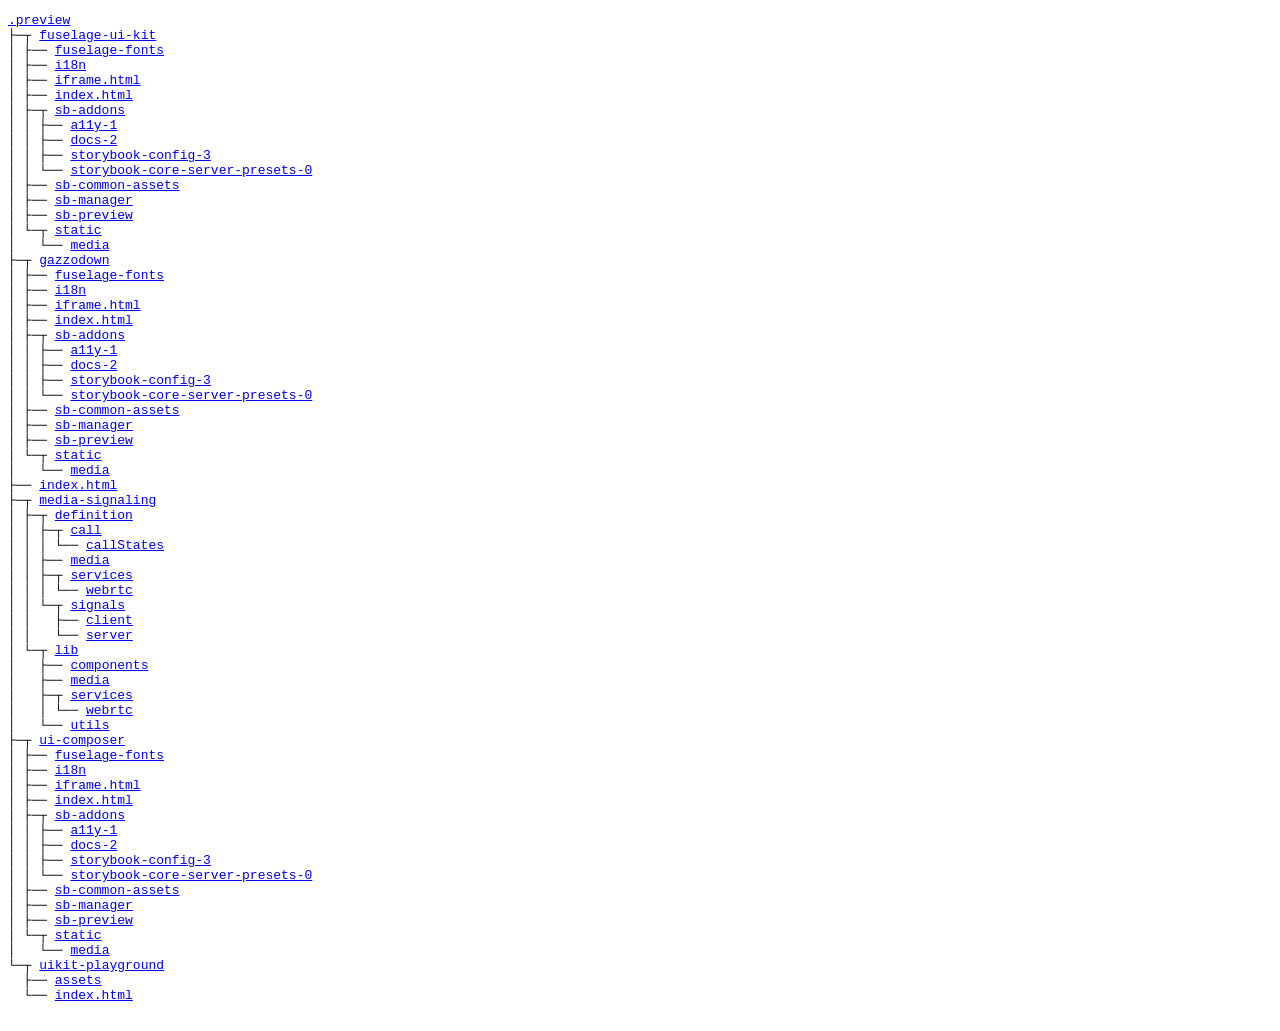
<file: develop/index.html>
<!doctype html>
<html>
    <head>
        <meta charset="UTF-8">
        <title>.preview</title>
        <style>
            * {
                font-family: monospace;
            }
        </style>
    </head>
    <body>
        <pre>
<a href="./">.preview</a>
├─┬ <a href="./fuselage-ui-kit">fuselage-ui-kit</a>
│ ├── <a href="./fuselage-ui-kit/fuselage-fonts">fuselage-fonts</a>
│ ├── <a href="./fuselage-ui-kit/i18n">i18n</a>
│ ├── <a href="./fuselage-ui-kit/iframe.html">iframe.html</a>
│ ├── <a href="./fuselage-ui-kit/index.html">index.html</a>
│ ├─┬ <a href="./fuselage-ui-kit/sb-addons">sb-addons</a>
│ │ ├── <a href="./fuselage-ui-kit/sb-addons/a11y-1">a11y-1</a>
│ │ ├── <a href="./fuselage-ui-kit/sb-addons/docs-2">docs-2</a>
│ │ ├── <a href="./fuselage-ui-kit/sb-addons/storybook-config-3">storybook-config-3</a>
│ │ └── <a href="./fuselage-ui-kit/sb-addons/storybook-core-server-presets-0">storybook-core-server-presets-0</a>
│ ├── <a href="./fuselage-ui-kit/sb-common-assets">sb-common-assets</a>
│ ├── <a href="./fuselage-ui-kit/sb-manager">sb-manager</a>
│ ├── <a href="./fuselage-ui-kit/sb-preview">sb-preview</a>
│ └─┬ <a href="./fuselage-ui-kit/static">static</a>
│   └── <a href="./fuselage-ui-kit/static/media">media</a>
├─┬ <a href="./gazzodown">gazzodown</a>
│ ├── <a href="./gazzodown/fuselage-fonts">fuselage-fonts</a>
│ ├── <a href="./gazzodown/i18n">i18n</a>
│ ├── <a href="./gazzodown/iframe.html">iframe.html</a>
│ ├── <a href="./gazzodown/index.html">index.html</a>
│ ├─┬ <a href="./gazzodown/sb-addons">sb-addons</a>
│ │ ├── <a href="./gazzodown/sb-addons/a11y-1">a11y-1</a>
│ │ ├── <a href="./gazzodown/sb-addons/docs-2">docs-2</a>
│ │ ├── <a href="./gazzodown/sb-addons/storybook-config-3">storybook-config-3</a>
│ │ └── <a href="./gazzodown/sb-addons/storybook-core-server-presets-0">storybook-core-server-presets-0</a>
│ ├── <a href="./gazzodown/sb-common-assets">sb-common-assets</a>
│ ├── <a href="./gazzodown/sb-manager">sb-manager</a>
│ ├── <a href="./gazzodown/sb-preview">sb-preview</a>
│ └─┬ <a href="./gazzodown/static">static</a>
│   └── <a href="./gazzodown/static/media">media</a>
├── <a href="./index.html">index.html</a>
├─┬ <a href="./media-signaling">media-signaling</a>
│ ├─┬ <a href="./media-signaling/definition">definition</a>
│ │ ├─┬ <a href="./media-signaling/definition/call">call</a>
│ │ │ └── <a href="./media-signaling/definition/call/callStates">callStates</a>
│ │ ├── <a href="./media-signaling/definition/media">media</a>
│ │ ├─┬ <a href="./media-signaling/definition/services">services</a>
│ │ │ └── <a href="./media-signaling/definition/services/webrtc">webrtc</a>
│ │ └─┬ <a href="./media-signaling/definition/signals">signals</a>
│ │   ├── <a href="./media-signaling/definition/signals/client">client</a>
│ │   └── <a href="./media-signaling/definition/signals/server">server</a>
│ └─┬ <a href="./media-signaling/lib">lib</a>
│   ├── <a href="./media-signaling/lib/components">components</a>
│   ├── <a href="./media-signaling/lib/media">media</a>
│   ├─┬ <a href="./media-signaling/lib/services">services</a>
│   │ └── <a href="./media-signaling/lib/services/webrtc">webrtc</a>
│   └── <a href="./media-signaling/lib/utils">utils</a>
├─┬ <a href="./ui-composer">ui-composer</a>
│ ├── <a href="./ui-composer/fuselage-fonts">fuselage-fonts</a>
│ ├── <a href="./ui-composer/i18n">i18n</a>
│ ├── <a href="./ui-composer/iframe.html">iframe.html</a>
│ ├── <a href="./ui-composer/index.html">index.html</a>
│ ├─┬ <a href="./ui-composer/sb-addons">sb-addons</a>
│ │ ├── <a href="./ui-composer/sb-addons/a11y-1">a11y-1</a>
│ │ ├── <a href="./ui-composer/sb-addons/docs-2">docs-2</a>
│ │ ├── <a href="./ui-composer/sb-addons/storybook-config-3">storybook-config-3</a>
│ │ └── <a href="./ui-composer/sb-addons/storybook-core-server-presets-0">storybook-core-server-presets-0</a>
│ ├── <a href="./ui-composer/sb-common-assets">sb-common-assets</a>
│ ├── <a href="./ui-composer/sb-manager">sb-manager</a>
│ ├── <a href="./ui-composer/sb-preview">sb-preview</a>
│ └─┬ <a href="./ui-composer/static">static</a>
│   └── <a href="./ui-composer/static/media">media</a>
└─┬ <a href="./uikit-playground">uikit-playground</a>
  ├── <a href="./uikit-playground/assets">assets</a>
  └── <a href="./uikit-playground/index.html">index.html</a>
        </pre>
    </body>
</html>
</file>
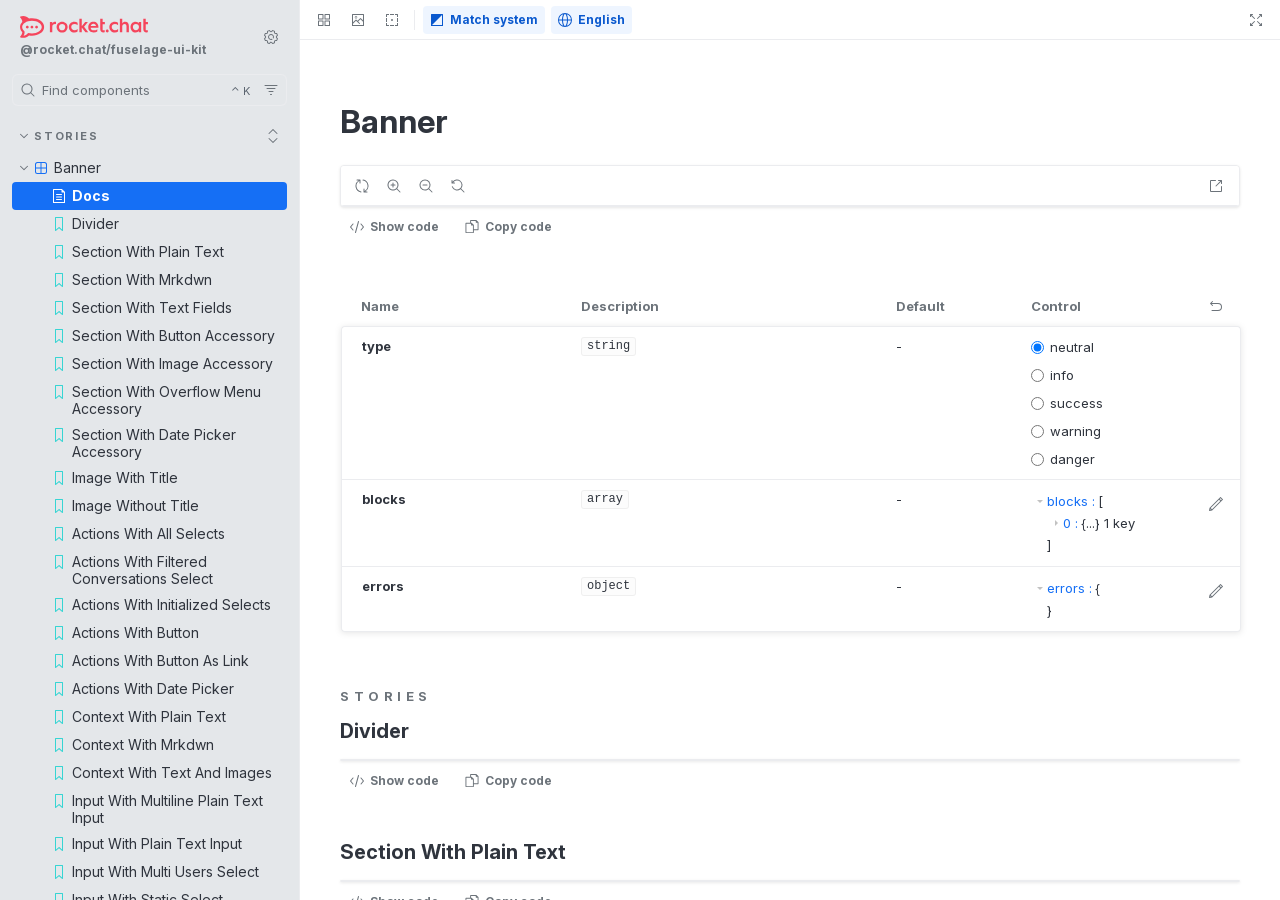
<file: develop/fuselage-ui-kit/index.html>
<!DOCTYPE html>
<html lang="en">
  <head>
    <meta charset="utf-8" />

    <title>storybook - Storybook</title>
    <meta name="viewport" content="width=device-width, initial-scale=1" />

    
    <link rel="icon" type="image/svg+xml" href="./favicon.svg" />
    
    <style>
      @font-face {
        font-family: 'Nunito Sans';
        font-style: normal;
        font-weight: 400;
        font-display: swap;
        src: url('./sb-common-assets/nunito-sans-regular.woff2') format('woff2');
      }

      @font-face {
        font-family: 'Nunito Sans';
        font-style: italic;
        font-weight: 400;
        font-display: swap;
        src: url('./sb-common-assets/nunito-sans-italic.woff2') format('woff2');
      }

      @font-face {
        font-family: 'Nunito Sans';
        font-style: normal;
        font-weight: 700;
        font-display: swap;
        src: url('./sb-common-assets/nunito-sans-bold.woff2') format('woff2');
      }

      @font-face {
        font-family: 'Nunito Sans';
        font-style: italic;
        font-weight: 700;
        font-display: swap;
        src: url('./sb-common-assets/nunito-sans-bold-italic.woff2') format('woff2');
      }
    </style>

    <link href="./sb-manager/runtime.js" rel="modulepreload" />

    
    <link href="./sb-addons/storybook-core-server-presets-0/common-manager-bundle.js" rel="modulepreload" />
    
    <link href="./sb-addons/a11y-1/manager-bundle.js" rel="modulepreload" />
    
    <link href="./sb-addons/docs-2/manager-bundle.js" rel="modulepreload" />
    
    <link href="./sb-addons/storybook-config-3/manager-bundle.js" rel="modulepreload" />
      
	<style>
		@font-face {
			font-family: 'Inter';
			font-weight: 100 900;
			font-style: normal;
			font-display: swap;
			src: url('./fuselage-fonts/InterVariable.woff2') format('woff2');
		}
	</style> 

    <style>
      #storybook-root[hidden] {
        display: none !important;
      }
    </style>

    
  </head>
  <body>
    <div id="root"></div>

    
    <script>
      
        
          window['FEATURES'] = {
  "actions": true,
  "argTypeTargetsV7": true,
  "babelRemoveBugfixes": false,
  "backgrounds": true,
  "changeDetection": true,
  "componentsManifest": false,
  "controls": true,
  "disallowImplicitActionsInRenderV8": true,
  "highlight": true,
  "interactions": true,
  "legacyDecoratorFileOrder": false,
  "measure": true,
  "outline": true,
  "menuOnboardingChecklist": true,
  "sidebarOnboardingChecklist": true,
  "viewport": true
};
        
      
        
          window['REFS'] = {};
        
      
        
          window['LOGLEVEL'] = "info";
        
      
        
          window['DOCS_OPTIONS'] = {
  "defaultName": "Docs"
};
        
      
        
          window['CONFIG_TYPE'] = "PRODUCTION";
        
      
        
          window['DOCGEN_STORY_PREPARED'] = false;
        
      
        
      
        
      
        
          window['TAGS_OPTIONS'] = {};
        
      
        
          window['STORYBOOK_BUILDER'] = "webpack5";
        
      
        
          window['STORYBOOK_FRAMEWORK'] = "react-webpack5";
        
      
        
          window['STORYBOOK_RENDERER'] = "react";
        
      
        
      
    </script>
    

    <script type="module">
      import './sb-manager/globals-runtime.js';

      
        import './sb-addons/storybook-core-server-presets-0/common-manager-bundle.js';
      
        import './sb-addons/a11y-1/manager-bundle.js';
      
        import './sb-addons/docs-2/manager-bundle.js';
      
        import './sb-addons/storybook-config-3/manager-bundle.js';
      

      import './sb-manager/runtime.js';
    </script>
  </body>
</html>
</file>
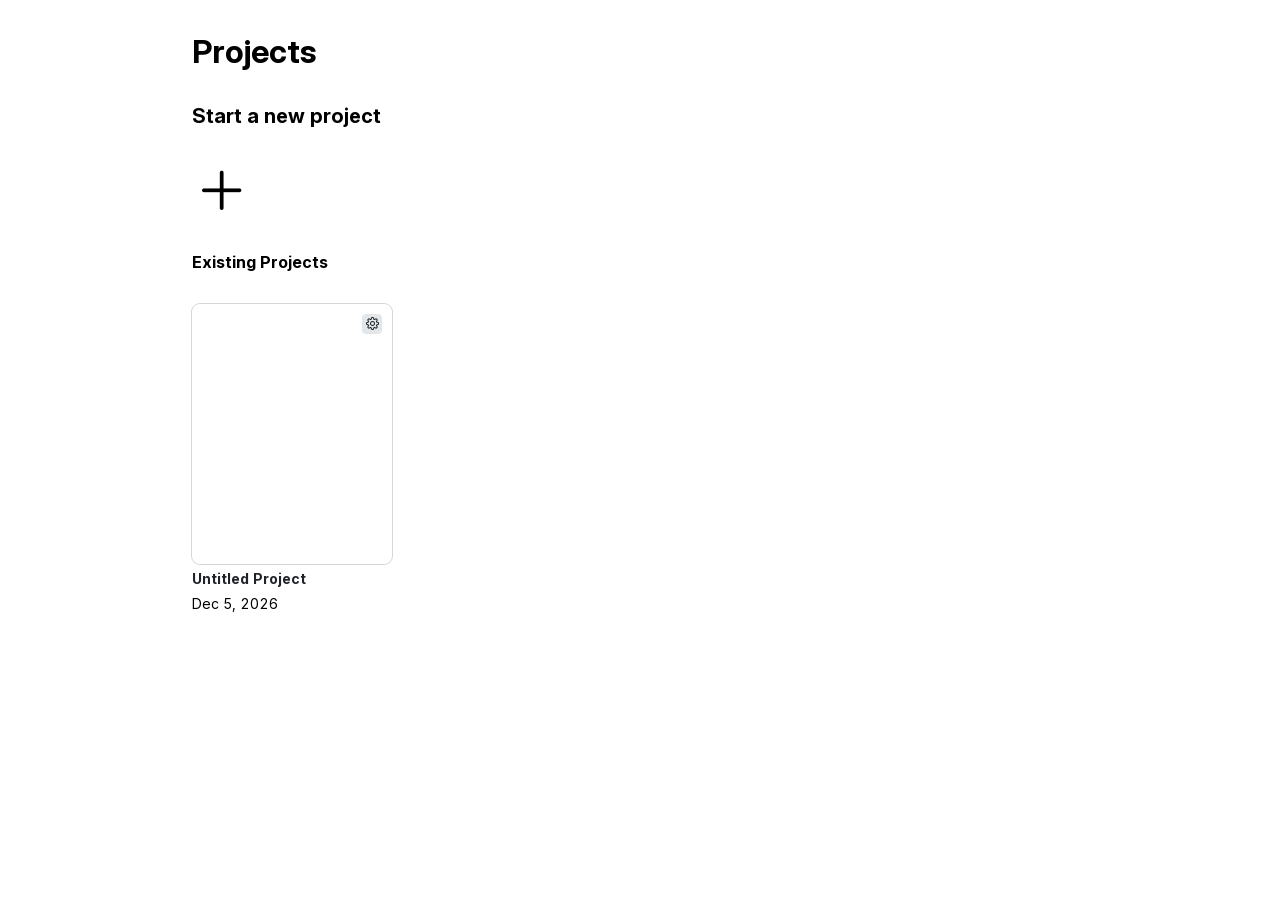
<file: develop/uikit-playground/index.html>
<!doctype html>
<html lang="en">
	<head>
		<meta charset="UTF-8" />
		<link rel="icon" type="image/svg+xml" href="./vite.svg" />
		<meta name="viewport" content="width=device-width, initial-scale=1.0" />
		<title>UiKit-Playground</title>
		<script type="module" crossorigin src="./assets/index-CJQgyvYe.js"></script>
		<link rel="modulepreload" crossorigin href="./assets/react-DwdSb7ip.js">
		<link rel="stylesheet" crossorigin href="./assets/index-DyPYvM1Q.css">
	</head>
	<body>
		<div id="root"></div>
	</body>
</html>
</file>
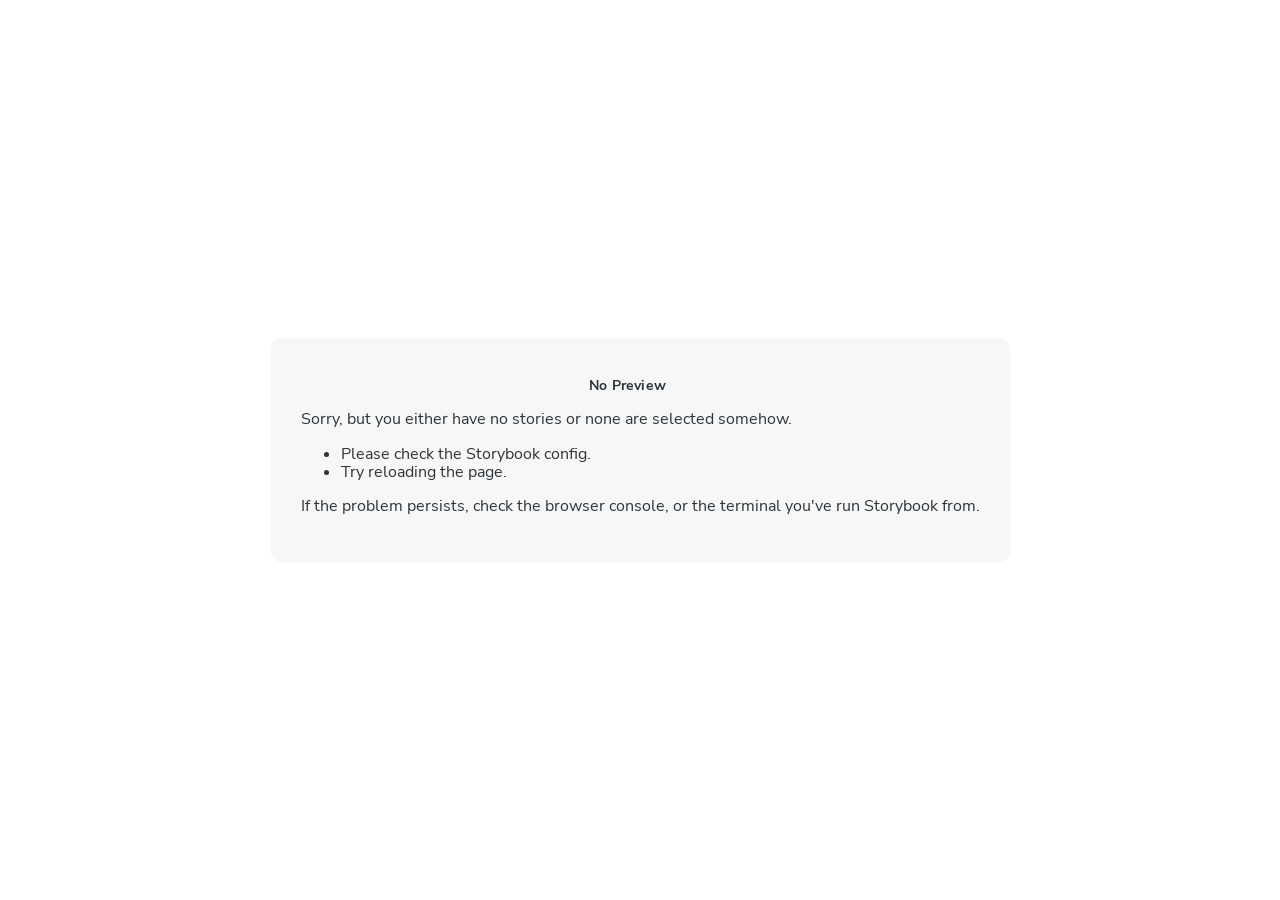
<file: develop/fuselage-ui-kit/iframe.html>
<!doctype html><html lang="en"><head><meta charset="utf-8"><title>Webpack App</title><meta name="viewport" content="width=device-width,initial-scale=1"><style>@font-face {
        font-family: 'Nunito Sans';
        font-style: normal;
        font-weight: 400;
        font-display: swap;
        src: url('./sb-common-assets/nunito-sans-regular.woff2') format('woff2');
      }

      @font-face {
        font-family: 'Nunito Sans';
        font-style: italic;
        font-weight: 400;
        font-display: swap;
        src: url('./sb-common-assets/nunito-sans-italic.woff2') format('woff2');
      }

      @font-face {
        font-family: 'Nunito Sans';
        font-style: normal;
        font-weight: 700;
        font-display: swap;
        src: url('./sb-common-assets/nunito-sans-bold.woff2') format('woff2');
      }

      @font-face {
        font-family: 'Nunito Sans';
        font-style: italic;
        font-weight: 700;
        font-display: swap;
        src: url('./sb-common-assets/nunito-sans-bold-italic.woff2') format('woff2');
      }</style><base target="_parent"><style>/* While we aren't showing the main block yet, but still preparing, we want everything the user has rendered, which may or may not be in #storybook-root, to be display none */
  .sb-show-preparing-story:not(.sb-show-main) > :not(.sb-preparing-story) {
    display: none;
  }

  .sb-show-preparing-docs:not(.sb-show-main) > :not(.sb-preparing-docs) {
    display: none;
  }

  /* Hide our own blocks when we aren't supposed to be showing them */
  :not(.sb-show-preparing-story) > .sb-preparing-story,
  :not(.sb-show-preparing-docs) > .sb-preparing-docs,
  :not(.sb-show-nopreview) > .sb-nopreview,
  :not(.sb-show-errordisplay) > .sb-errordisplay {
    display: none;
  }

  .sb-show-main.sb-main-centered {
    margin: 0;
    display: flex;
    align-items: center;
    min-height: 100vh;
  }

  .sb-show-main.sb-main-centered #storybook-root {
    box-sizing: border-box;
    margin: auto;
    padding: 1rem;
    max-height: 100%;
    /* Hack for centering correctly in IE11 */
  }

  /* Vertical centering fix for IE11 */
  @media screen and (-ms-high-contrast: none), (-ms-high-contrast: active) {
    .sb-show-main.sb-main-centered:after {
      content: '';
      min-height: inherit;
      font-size: 0;
    }
  }

  .sb-show-main.sb-main-fullscreen {
    margin: 0;
    padding: 0;
    display: block;
  }

  .sb-show-main.sb-main-padded {
    margin: 0;
    padding: 1rem;
    display: block;
    box-sizing: border-box;
  }

  .sb-wrapper {
    position: fixed;
    top: 0;
    bottom: 0;
    left: 0;
    right: 0;
    box-sizing: border-box;

    padding: 40px;
    font-family:
      'Nunito Sans',
      -apple-system,
      '.SFNSText-Regular',
      'San Francisco',
      BlinkMacSystemFont,
      'Segoe UI',
      'Helvetica Neue',
      Helvetica,
      Arial,
      sans-serif;
    -webkit-font-smoothing: antialiased;
    overflow: auto;
  }

  @media (max-width: 700px) {
    .sb-wrapper {
      padding: 20px;
    }
  }

  @media (max-width: 500px) {
    .sb-wrapper {
      padding: 10px;
    }
  }

  .sb-heading {
    font-size: 14px;
    font-weight: 600;
    letter-spacing: 0.2px;
    margin: 10px 0;
    padding-right: 25px;
  }

  .sb-nopreview {
    display: flex;
    align-content: center;
    justify-content: center;
    box-sizing: border-box;
  }

  .sb-nopreview_main {
    margin: auto;
    padding: 30px;
    border-radius: 10px;
    background: rgb(247, 247, 247);
    color: rgb(46, 52, 56);
  }

  .sb-nopreview_main * {
    background: rgb(247, 247, 247);
    color: rgb(46, 52, 56);
  }

  .sb-nopreview_heading {
    text-align: center;
  }

  .sb-errordisplay {
    background: #f6f9fc;
    color: black;
    z-index: 999999;
    width: 100vw;
    min-height: 100vh;
    box-sizing: border-box;
  }

  .sb-errordisplay_main {
    margin: auto;
    padding: 24px;
    display: flex;
    box-sizing: border-box;

    flex-direction: column;
    min-height: 100%;
    width: 100%;
    border-radius: 6px;
    background: white;
    color: black;
    border: 1px solid #ff0000;
    box-shadow: 0 0 64px rgba(0, 0, 0, 0.1);
    gap: 24px;
  }

  .sb-errordisplay_main ol {
    padding-left: 18px;
    margin: 0;
  }

  /* Redefine colors to ensure readability regardless of user-provided * selectors. */
  .sb-errordisplay_main * {
    background: white;
    color: black;
  }

  /* Exclude error code block from the universal reset to preserve ANSI colors and dark theme */
  .sb-errordisplay_main .sb-errordisplay_code,
  .sb-errordisplay_main .sb-errordisplay_code * {
    background: #242424;
    color: #c6c6c6;
  }

  .sb-errordisplay_main h1 {
    font-family: inherit;
    font-size: 22px;
    font-weight: 400;
    line-height: 30px;
    margin: 0;
  }

  .sb-errordisplay_main h1::before {
    content: '';
    display: inline-block;
    width: 12px;
    height: 12px;
    background: #ff4400;
    border-radius: 50%;
    margin-right: 8px;
  }

  .sb-errordisplay_main p,
  .sb-errordisplay_main ol {
    font-family: inherit;
    font-size: 14px;
    font-weight: 400;
    line-height: 19px;
    margin: 0;
  }

  .sb-errordisplay_main li + li {
    margin: 0;
    padding: 0;
    padding-top: 12px;
  }

  .sb-errordisplay_main a {
    color: currentColor;
  }

  .sb-errordisplay_main .sb-errordisplay_code {
    padding: 10px;
    flex: 1;
    background: #242424;
    color: #c6c6c6;
    box-sizing: border-box;

    font-size: 14px;
    font-weight: 400;
    line-height: 19px;
    border-radius: 4px;

    font-family:
      'Operator Mono', 'Fira Code Retina', 'Fira Code', 'FiraCode-Retina', 'Andale Mono',
      'Lucida Console', Consolas, Monaco, monospace;
    margin: 0;
    overflow: auto;
  }

  .sb-errordisplay_main .sb-errordisplay_code code {
    background-color: inherit;
    color: inherit;
  }

  .sb-errordisplay_main .sb-errordisplay_code {
    white-space: pre-wrap;
  }

  @-webkit-keyframes sb-rotate360 {
    from {
      transform: rotate(0deg);
    }

    to {
      transform: rotate(360deg);
    }
  }

  @keyframes sb-rotate360 {
    from {
      transform: rotate(0deg);
    }

    to {
      transform: rotate(360deg);
    }
  }

  @-webkit-keyframes sb-glow {
    0%,
    100% {
      opacity: 1;
    }

    50% {
      opacity: 0.4;
    }
  }

  @keyframes sb-glow {
    0%,
    100% {
      opacity: 1;
    }

    50% {
      opacity: 0.4;
    }
  }

  /* We display the preparing loaders *over* the rendering story */
  .sb-preparing-story,
  .sb-preparing-docs {
    background-color: white;
    /* Maximum possible z-index. It would be better to use stacking contexts to ensure it's always
    on top, but this isn't possible as it would require making CSS changes that could affect user code */
    z-index: 2147483647;
  }

  .sb-loader {
    -webkit-animation: sb-rotate360 0.7s linear infinite;
    animation: sb-rotate360 0.7s linear infinite;
    border-color: rgba(97, 97, 97, 0.29);
    border-radius: 50%;
    border-style: solid;
    border-top-color: #646464;
    border-width: 2px;
    display: inline-block;
    height: 32px;
    left: 50%;
    margin-left: -16px;
    margin-top: -16px;
    mix-blend-mode: difference;
    overflow: hidden;
    position: absolute;
    top: 50%;
    transition: all 200ms ease-out;
    vertical-align: top;
    width: 32px;
    z-index: 4;
  }

  .sb-previewBlock {
    background: #fff;
    border: 1px solid rgba(0, 0, 0, 0.1);
    border-radius: 4px;
    box-shadow: rgba(0, 0, 0, 0.1) 0 1px 3px 0;
    margin: 25px auto 40px;
    max-width: 600px;
  }

  .sb-previewBlock_header {
    align-items: center;
    box-shadow: rgba(0, 0, 0, 0.1) 0 -1px 0 0 inset;
    display: flex;
    gap: 14px;
    height: 40px;
    padding: 0 12px;
  }

  .sb-previewBlock_icon {
    -webkit-animation: sb-glow 1.5s ease-in-out infinite;
    animation: sb-glow 1.5s ease-in-out infinite;
    background: #e6e6e6;
    height: 14px;
    width: 14px;
  }

  .sb-previewBlock_icon:last-child {
    margin-left: auto;
  }

  .sb-previewBlock_body {
    -webkit-animation: sb-glow 1.5s ease-in-out infinite;
    animation: sb-glow 1.5s ease-in-out infinite;
    height: 182px;
    position: relative;
  }

  .sb-argstableBlock {
    border-collapse: collapse;
    border-spacing: 0;
    font-size: 13px;
    line-height: 20px;
    margin: 25px auto 40px;
    max-width: 600px;
    text-align: left;
    width: 100%;
  }

  .sb-argstableBlock th:first-of-type,
  .sb-argstableBlock td:first-of-type {
    padding-left: 20px;
  }

  .sb-argstableBlock th:nth-of-type(2),
  .sb-argstableBlock td:nth-of-type(2) {
    width: 35%;
  }

  .sb-argstableBlock th:nth-of-type(3),
  .sb-argstableBlock td:nth-of-type(3) {
    width: 15%;
  }

  .sb-argstableBlock th:last-of-type,
  .sb-argstableBlock td:last-of-type {
    width: 25%;
    padding-right: 20px;
  }

  .sb-argstableBlock th span,
  .sb-argstableBlock td span {
    -webkit-animation: sb-glow 1.5s ease-in-out infinite;
    animation: sb-glow 1.5s ease-in-out infinite;
    background-color: rgba(0, 0, 0, 0.1);
    border-radius: 0;
    box-shadow: none;
    color: transparent;
  }

  .sb-argstableBlock th {
    padding: 10px 15px;
  }

  .sb-argstableBlock-body {
    border-radius: 4px;
    box-shadow:
      rgba(0, 0, 0, 0.1) 0 1px 3px 1px,
      rgba(0, 0, 0, 0.065) 0 0 0 1px;
  }

  .sb-argstableBlock-body tr {
    background: transparent;
    overflow: hidden;
  }

  .sb-argstableBlock-body tr:not(:first-child) {
    border-top: 1px solid #e6e6e6;
  }

  .sb-argstableBlock-body tr:first-child td:first-child {
    border-top-left-radius: 4px;
  }

  .sb-argstableBlock-body tr:first-child td:last-child {
    border-top-right-radius: 4px;
  }

  .sb-argstableBlock-body tr:last-child td:first-child {
    border-bottom-left-radius: 4px;
  }

  .sb-argstableBlock-body tr:last-child td:last-child {
    border-bottom-right-radius: 4px;
  }

  .sb-argstableBlock-body td {
    background: #fff;
    padding-bottom: 10px;
    padding-top: 10px;
    vertical-align: top;
  }

  .sb-argstableBlock-body td:not(:first-of-type) {
    padding-left: 15px;
    padding-right: 15px;
  }

  .sb-argstableBlock-body button {
    -webkit-animation: sb-glow 1.5s ease-in-out infinite;
    animation: sb-glow 1.5s ease-in-out infinite;
    background-color: rgba(0, 0, 0, 0.1);
    border: 0;
    border-radius: 0;
    box-shadow: none;
    color: transparent;
    display: inline;
    font-size: 12px;
    line-height: 1;
    padding: 10px 16px;
  }

  .sb-argstableBlock-summary {
    margin-top: 4px;
  }

  .sb-argstableBlock-code {
    margin-right: 4px;
    margin-bottom: 4px;
    padding: 2px 5px;
  }

  .sb-sr-only,
  .sb-hidden-until-focus:not(:focus) {
    position: absolute;
    width: 1px;
    height: 1px;
    padding: 0px;
    margin: -1px;
    overflow: hidden;
    clip: rect(0, 0, 0, 0);
    border: none;
  }

  .sb-hidden-until-focus {
    opacity: 0;
    transition: opacity 150ms ease-out;
  }

  .sb-hidden-until-focus:focus {
    opacity: 1;
  }</style><script>/* globals window */
  try {
    if (window.top !== window) {
      window.__REACT_DEVTOOLS_GLOBAL_HOOK__ = window.top.__REACT_DEVTOOLS_GLOBAL_HOOK__;
      window.__VUE_DEVTOOLS_GLOBAL_HOOK__ = window.top.__VUE_DEVTOOLS_GLOBAL_HOOK__;
      window.top.__VUE_DEVTOOLS_CONTEXT__ = window.document;
    }
  } catch (e) {
    // eslint-disable-next-line no-console
    console.warn('unable to connect to top frame for connecting dev tools');
  }</script><style>#storybook-root[hidden],
      #storybook-docs[hidden] {
        display: none !important;
      }</style></head><body><div class="sb-preparing-story sb-wrapper"><div class="sb-loader"></div></div><div class="sb-preparing-docs sb-wrapper"><div class="sb-previewBlock"><div class="sb-previewBlock_header"><div class="sb-previewBlock_icon"></div><div class="sb-previewBlock_icon"></div><div class="sb-previewBlock_icon"></div><div class="sb-previewBlock_icon"></div></div><div class="sb-previewBlock_body"><div class="sb-loader"></div></div></div><table aria-hidden="true" class="sb-argstableBlock"><thead class="sb-argstableBlock-head"><tr><th><span>Name</span></th><th><span>Description</span></th><th><span>Default</span></th><th><span>Control</span></th></tr></thead><tbody class="sb-argstableBlock-body"><tr><td><span>propertyName</span><span title="Required">*</span></td><td><div><span>This is a short description</span></div><div class="sb-argstableBlock-summary"><div><span class="sb-argstableBlock-code">summary</span></div></div></td><td><div><span class="sb-argstableBlock-code">defaultValue</span></div></td><td><button>Set string</button></td></tr><tr><td><span>propertyName</span><span>*</span></td><td><div><span>This is a short description</span></div><div class="sb-argstableBlock-summary"><div><span class="sb-argstableBlock-code">summary</span></div></div></td><td><div><span class="sb-argstableBlock-code">defaultValue</span></div></td><td><button>Set string</button></td></tr><tr><td><span>propertyName</span><span>*</span></td><td><div><span>This is a short description</span></div><div class="sb-argstableBlock-summary"><div><span class="sb-argstableBlock-code">summary</span></div></div></td><td><div><span class="sb-argstableBlock-code">defaultValue</span></div></td><td><button>Set string</button></td></tr></tbody></table></div><div class="sb-nopreview sb-wrapper"><div class="sb-nopreview_main"><h1 class="sb-nopreview_heading sb-heading">No Preview</h1><p>Sorry, but you either have no stories or none are selected somehow.</p><ul><li>Please check the Storybook config.</li><li>Try reloading the page.</li></ul><p>If the problem persists, check the browser console, or the terminal you've run Storybook from.</p></div></div><div class="sb-errordisplay sb-wrapper"><div class="sb-errordisplay_main"><h1 id="error-message"></h1><p>The component failed to render properly, likely due to a configuration issue in Storybook. Here are some common causes and how you can address them:</p><ol><li><strong>Missing Context/Providers</strong>: You can use decorators to supply specific contexts or providers, which are sometimes necessary for components to render correctly. For detailed instructions on using decorators, please visit the <a href="https://storybook.js.org/docs/writing-stories/decorators">Decorators documentation</a>.</li><li><strong>Misconfigured Webpack or Vite</strong>: Verify that Storybook picks up all necessary settings for loaders, plugins, and other relevant parameters. You can find step-by-step guides for configuring <a href="https://storybook.js.org/docs/builders/webpack">Webpack</a> or <a href="https://storybook.js.org/docs/builders/vite">Vite</a> with Storybook.</li><li><strong>Missing Environment Variables</strong>: Your Storybook may require specific environment variables to function as intended. You can set up custom environment variables as outlined in the <a href="https://storybook.js.org/docs/configure/environment-variables">Environment Variables documentation</a>.</li></ol><pre class="sb-errordisplay_code"><code id="error-stack"></code></pre></div></div><div id="storybook-root"></div><div id="storybook-docs"></div><script>window['CONFIG_TYPE'] = "PRODUCTION";
          
      
          
            window['LOGLEVEL'] = "info";
          
      
          
            window['FRAMEWORK_OPTIONS'] = {};
          
      
          
            window['CHANNEL_OPTIONS'] = {};
          
      
          
            window['FEATURES'] = {"actions":true,"argTypeTargetsV7":true,"babelRemoveBugfixes":false,"backgrounds":true,"changeDetection":true,"componentsManifest":false,"controls":true,"disallowImplicitActionsInRenderV8":true,"highlight":true,"interactions":true,"legacyDecoratorFileOrder":false,"measure":true,"outline":true,"menuOnboardingChecklist":true,"sidebarOnboardingChecklist":true,"viewport":true};
          
      
          
      
          
            window['STORIES'] = [{"titlePrefix":"","directory":"./src","files":"**/*.stories.tsx","importPathMatcher":"^\\.[\\\\/](?:src(?:\\/(?!\\.)(?:(?:(?!(?:^|\\/)\\.).)*?)\\/|\\/|$)(?!\\.)(?=.)[^/]*?\\.stories\\.tsx)$"},{"titlePrefix":"","directory":"./src","files":"**/stories.tsx","importPathMatcher":"^\\.[\\\\/](?:src(?:\\/(?!\\.)(?:(?:(?!(?:^|\\/)\\.).)*?)\\/|\\/|$)stories\\.tsx)$"}];
          
      
          
            window['DOCS_OPTIONS'] = {"defaultName":"Docs"};
          
      
          
            window['TAGS_OPTIONS'] = {};</script><script type="module">import './sb-preview/runtime.js';

      
      import './mocker-runtime-injected.js';
      
      import './runtime~main.def3c140.iframe.bundle.js';
      
      import './749.9aa31cd2.iframe.bundle.js';
      
      import './main.bcfc786c.iframe.bundle.js';</script></body></html>
</file>
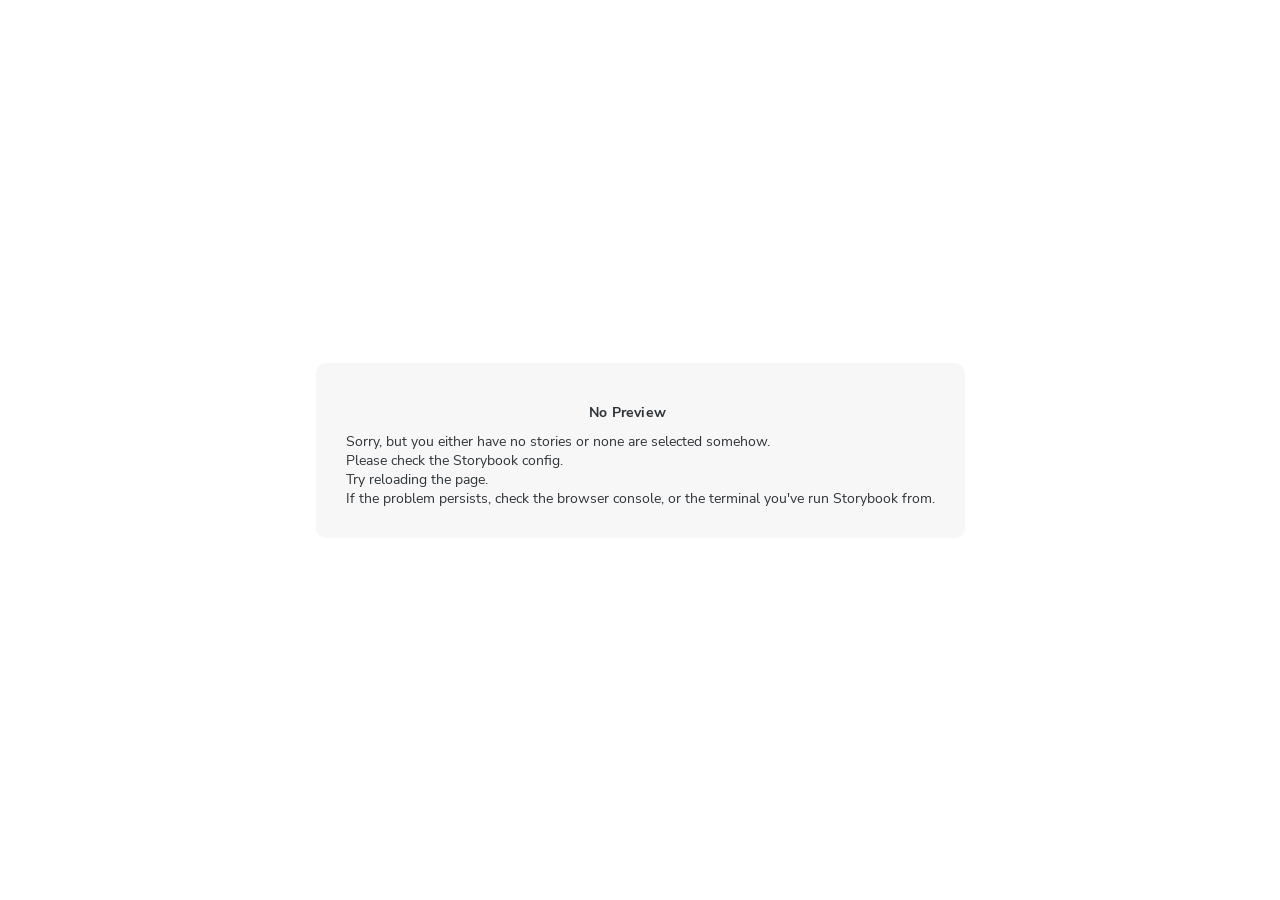
<file: develop/gazzodown/iframe.html>
<!doctype html><html lang="en"><head><meta charset="utf-8"><title>Webpack App</title><meta name="viewport" content="width=device-width,initial-scale=1"><style>@font-face {
        font-family: 'Nunito Sans';
        font-style: normal;
        font-weight: 400;
        font-display: swap;
        src: url('./sb-common-assets/nunito-sans-regular.woff2') format('woff2');
      }

      @font-face {
        font-family: 'Nunito Sans';
        font-style: italic;
        font-weight: 400;
        font-display: swap;
        src: url('./sb-common-assets/nunito-sans-italic.woff2') format('woff2');
      }

      @font-face {
        font-family: 'Nunito Sans';
        font-style: normal;
        font-weight: 700;
        font-display: swap;
        src: url('./sb-common-assets/nunito-sans-bold.woff2') format('woff2');
      }

      @font-face {
        font-family: 'Nunito Sans';
        font-style: italic;
        font-weight: 700;
        font-display: swap;
        src: url('./sb-common-assets/nunito-sans-bold-italic.woff2') format('woff2');
      }</style><base target="_parent"><style>/* While we aren't showing the main block yet, but still preparing, we want everything the user has rendered, which may or may not be in #storybook-root, to be display none */
  .sb-show-preparing-story:not(.sb-show-main) > :not(.sb-preparing-story) {
    display: none;
  }

  .sb-show-preparing-docs:not(.sb-show-main) > :not(.sb-preparing-docs) {
    display: none;
  }

  /* Hide our own blocks when we aren't supposed to be showing them */
  :not(.sb-show-preparing-story) > .sb-preparing-story,
  :not(.sb-show-preparing-docs) > .sb-preparing-docs,
  :not(.sb-show-nopreview) > .sb-nopreview,
  :not(.sb-show-errordisplay) > .sb-errordisplay {
    display: none;
  }

  .sb-show-main.sb-main-centered {
    margin: 0;
    display: flex;
    align-items: center;
    min-height: 100vh;
  }

  .sb-show-main.sb-main-centered #storybook-root {
    box-sizing: border-box;
    margin: auto;
    padding: 1rem;
    max-height: 100%;
    /* Hack for centering correctly in IE11 */
  }

  /* Vertical centering fix for IE11 */
  @media screen and (-ms-high-contrast: none), (-ms-high-contrast: active) {
    .sb-show-main.sb-main-centered:after {
      content: '';
      min-height: inherit;
      font-size: 0;
    }
  }

  .sb-show-main.sb-main-fullscreen {
    margin: 0;
    padding: 0;
    display: block;
  }

  .sb-show-main.sb-main-padded {
    margin: 0;
    padding: 1rem;
    display: block;
    box-sizing: border-box;
  }

  .sb-wrapper {
    position: fixed;
    top: 0;
    bottom: 0;
    left: 0;
    right: 0;
    box-sizing: border-box;

    padding: 40px;
    font-family:
      'Nunito Sans',
      -apple-system,
      '.SFNSText-Regular',
      'San Francisco',
      BlinkMacSystemFont,
      'Segoe UI',
      'Helvetica Neue',
      Helvetica,
      Arial,
      sans-serif;
    -webkit-font-smoothing: antialiased;
    overflow: auto;
  }

  @media (max-width: 700px) {
    .sb-wrapper {
      padding: 20px;
    }
  }

  @media (max-width: 500px) {
    .sb-wrapper {
      padding: 10px;
    }
  }

  .sb-heading {
    font-size: 14px;
    font-weight: 600;
    letter-spacing: 0.2px;
    margin: 10px 0;
    padding-right: 25px;
  }

  .sb-nopreview {
    display: flex;
    align-content: center;
    justify-content: center;
    box-sizing: border-box;
  }

  .sb-nopreview_main {
    margin: auto;
    padding: 30px;
    border-radius: 10px;
    background: rgb(247, 247, 247);
    color: rgb(46, 52, 56);
  }

  .sb-nopreview_main * {
    background: rgb(247, 247, 247);
    color: rgb(46, 52, 56);
  }

  .sb-nopreview_heading {
    text-align: center;
  }

  .sb-errordisplay {
    background: #f6f9fc;
    color: black;
    z-index: 999999;
    width: 100vw;
    min-height: 100vh;
    box-sizing: border-box;
  }

  .sb-errordisplay_main {
    margin: auto;
    padding: 24px;
    display: flex;
    box-sizing: border-box;

    flex-direction: column;
    min-height: 100%;
    width: 100%;
    border-radius: 6px;
    background: white;
    color: black;
    border: 1px solid #ff0000;
    box-shadow: 0 0 64px rgba(0, 0, 0, 0.1);
    gap: 24px;
  }

  .sb-errordisplay_main ol {
    padding-left: 18px;
    margin: 0;
  }

  /* Redefine colors to ensure readability regardless of user-provided * selectors. */
  .sb-errordisplay_main * {
    background: white;
    color: black;
  }

  /* Exclude error code block from the universal reset to preserve ANSI colors and dark theme */
  .sb-errordisplay_main .sb-errordisplay_code,
  .sb-errordisplay_main .sb-errordisplay_code * {
    background: #242424;
    color: #c6c6c6;
  }

  .sb-errordisplay_main h1 {
    font-family: inherit;
    font-size: 22px;
    font-weight: 400;
    line-height: 30px;
    margin: 0;
  }

  .sb-errordisplay_main h1::before {
    content: '';
    display: inline-block;
    width: 12px;
    height: 12px;
    background: #ff4400;
    border-radius: 50%;
    margin-right: 8px;
  }

  .sb-errordisplay_main p,
  .sb-errordisplay_main ol {
    font-family: inherit;
    font-size: 14px;
    font-weight: 400;
    line-height: 19px;
    margin: 0;
  }

  .sb-errordisplay_main li + li {
    margin: 0;
    padding: 0;
    padding-top: 12px;
  }

  .sb-errordisplay_main a {
    color: currentColor;
  }

  .sb-errordisplay_main .sb-errordisplay_code {
    padding: 10px;
    flex: 1;
    background: #242424;
    color: #c6c6c6;
    box-sizing: border-box;

    font-size: 14px;
    font-weight: 400;
    line-height: 19px;
    border-radius: 4px;

    font-family:
      'Operator Mono', 'Fira Code Retina', 'Fira Code', 'FiraCode-Retina', 'Andale Mono',
      'Lucida Console', Consolas, Monaco, monospace;
    margin: 0;
    overflow: auto;
  }

  .sb-errordisplay_main .sb-errordisplay_code code {
    background-color: inherit;
    color: inherit;
  }

  .sb-errordisplay_main .sb-errordisplay_code {
    white-space: pre-wrap;
  }

  @-webkit-keyframes sb-rotate360 {
    from {
      transform: rotate(0deg);
    }

    to {
      transform: rotate(360deg);
    }
  }

  @keyframes sb-rotate360 {
    from {
      transform: rotate(0deg);
    }

    to {
      transform: rotate(360deg);
    }
  }

  @-webkit-keyframes sb-glow {
    0%,
    100% {
      opacity: 1;
    }

    50% {
      opacity: 0.4;
    }
  }

  @keyframes sb-glow {
    0%,
    100% {
      opacity: 1;
    }

    50% {
      opacity: 0.4;
    }
  }

  /* We display the preparing loaders *over* the rendering story */
  .sb-preparing-story,
  .sb-preparing-docs {
    background-color: white;
    /* Maximum possible z-index. It would be better to use stacking contexts to ensure it's always
    on top, but this isn't possible as it would require making CSS changes that could affect user code */
    z-index: 2147483647;
  }

  .sb-loader {
    -webkit-animation: sb-rotate360 0.7s linear infinite;
    animation: sb-rotate360 0.7s linear infinite;
    border-color: rgba(97, 97, 97, 0.29);
    border-radius: 50%;
    border-style: solid;
    border-top-color: #646464;
    border-width: 2px;
    display: inline-block;
    height: 32px;
    left: 50%;
    margin-left: -16px;
    margin-top: -16px;
    mix-blend-mode: difference;
    overflow: hidden;
    position: absolute;
    top: 50%;
    transition: all 200ms ease-out;
    vertical-align: top;
    width: 32px;
    z-index: 4;
  }

  .sb-previewBlock {
    background: #fff;
    border: 1px solid rgba(0, 0, 0, 0.1);
    border-radius: 4px;
    box-shadow: rgba(0, 0, 0, 0.1) 0 1px 3px 0;
    margin: 25px auto 40px;
    max-width: 600px;
  }

  .sb-previewBlock_header {
    align-items: center;
    box-shadow: rgba(0, 0, 0, 0.1) 0 -1px 0 0 inset;
    display: flex;
    gap: 14px;
    height: 40px;
    padding: 0 12px;
  }

  .sb-previewBlock_icon {
    -webkit-animation: sb-glow 1.5s ease-in-out infinite;
    animation: sb-glow 1.5s ease-in-out infinite;
    background: #e6e6e6;
    height: 14px;
    width: 14px;
  }

  .sb-previewBlock_icon:last-child {
    margin-left: auto;
  }

  .sb-previewBlock_body {
    -webkit-animation: sb-glow 1.5s ease-in-out infinite;
    animation: sb-glow 1.5s ease-in-out infinite;
    height: 182px;
    position: relative;
  }

  .sb-argstableBlock {
    border-collapse: collapse;
    border-spacing: 0;
    font-size: 13px;
    line-height: 20px;
    margin: 25px auto 40px;
    max-width: 600px;
    text-align: left;
    width: 100%;
  }

  .sb-argstableBlock th:first-of-type,
  .sb-argstableBlock td:first-of-type {
    padding-left: 20px;
  }

  .sb-argstableBlock th:nth-of-type(2),
  .sb-argstableBlock td:nth-of-type(2) {
    width: 35%;
  }

  .sb-argstableBlock th:nth-of-type(3),
  .sb-argstableBlock td:nth-of-type(3) {
    width: 15%;
  }

  .sb-argstableBlock th:last-of-type,
  .sb-argstableBlock td:last-of-type {
    width: 25%;
    padding-right: 20px;
  }

  .sb-argstableBlock th span,
  .sb-argstableBlock td span {
    -webkit-animation: sb-glow 1.5s ease-in-out infinite;
    animation: sb-glow 1.5s ease-in-out infinite;
    background-color: rgba(0, 0, 0, 0.1);
    border-radius: 0;
    box-shadow: none;
    color: transparent;
  }

  .sb-argstableBlock th {
    padding: 10px 15px;
  }

  .sb-argstableBlock-body {
    border-radius: 4px;
    box-shadow:
      rgba(0, 0, 0, 0.1) 0 1px 3px 1px,
      rgba(0, 0, 0, 0.065) 0 0 0 1px;
  }

  .sb-argstableBlock-body tr {
    background: transparent;
    overflow: hidden;
  }

  .sb-argstableBlock-body tr:not(:first-child) {
    border-top: 1px solid #e6e6e6;
  }

  .sb-argstableBlock-body tr:first-child td:first-child {
    border-top-left-radius: 4px;
  }

  .sb-argstableBlock-body tr:first-child td:last-child {
    border-top-right-radius: 4px;
  }

  .sb-argstableBlock-body tr:last-child td:first-child {
    border-bottom-left-radius: 4px;
  }

  .sb-argstableBlock-body tr:last-child td:last-child {
    border-bottom-right-radius: 4px;
  }

  .sb-argstableBlock-body td {
    background: #fff;
    padding-bottom: 10px;
    padding-top: 10px;
    vertical-align: top;
  }

  .sb-argstableBlock-body td:not(:first-of-type) {
    padding-left: 15px;
    padding-right: 15px;
  }

  .sb-argstableBlock-body button {
    -webkit-animation: sb-glow 1.5s ease-in-out infinite;
    animation: sb-glow 1.5s ease-in-out infinite;
    background-color: rgba(0, 0, 0, 0.1);
    border: 0;
    border-radius: 0;
    box-shadow: none;
    color: transparent;
    display: inline;
    font-size: 12px;
    line-height: 1;
    padding: 10px 16px;
  }

  .sb-argstableBlock-summary {
    margin-top: 4px;
  }

  .sb-argstableBlock-code {
    margin-right: 4px;
    margin-bottom: 4px;
    padding: 2px 5px;
  }

  .sb-sr-only,
  .sb-hidden-until-focus:not(:focus) {
    position: absolute;
    width: 1px;
    height: 1px;
    padding: 0px;
    margin: -1px;
    overflow: hidden;
    clip: rect(0, 0, 0, 0);
    border: none;
  }

  .sb-hidden-until-focus {
    opacity: 0;
    transition: opacity 150ms ease-out;
  }

  .sb-hidden-until-focus:focus {
    opacity: 1;
  }</style><script>/* globals window */
  try {
    if (window.top !== window) {
      window.__REACT_DEVTOOLS_GLOBAL_HOOK__ = window.top.__REACT_DEVTOOLS_GLOBAL_HOOK__;
      window.__VUE_DEVTOOLS_GLOBAL_HOOK__ = window.top.__VUE_DEVTOOLS_GLOBAL_HOOK__;
      window.top.__VUE_DEVTOOLS_CONTEXT__ = window.document;
    }
  } catch (e) {
    // eslint-disable-next-line no-console
    console.warn('unable to connect to top frame for connecting dev tools');
  }</script><style>#storybook-root[hidden],
      #storybook-docs[hidden] {
        display: none !important;
      }</style></head><body><div class="sb-preparing-story sb-wrapper"><div class="sb-loader"></div></div><div class="sb-preparing-docs sb-wrapper"><div class="sb-previewBlock"><div class="sb-previewBlock_header"><div class="sb-previewBlock_icon"></div><div class="sb-previewBlock_icon"></div><div class="sb-previewBlock_icon"></div><div class="sb-previewBlock_icon"></div></div><div class="sb-previewBlock_body"><div class="sb-loader"></div></div></div><table aria-hidden="true" class="sb-argstableBlock"><thead class="sb-argstableBlock-head"><tr><th><span>Name</span></th><th><span>Description</span></th><th><span>Default</span></th><th><span>Control</span></th></tr></thead><tbody class="sb-argstableBlock-body"><tr><td><span>propertyName</span><span title="Required">*</span></td><td><div><span>This is a short description</span></div><div class="sb-argstableBlock-summary"><div><span class="sb-argstableBlock-code">summary</span></div></div></td><td><div><span class="sb-argstableBlock-code">defaultValue</span></div></td><td><button>Set string</button></td></tr><tr><td><span>propertyName</span><span>*</span></td><td><div><span>This is a short description</span></div><div class="sb-argstableBlock-summary"><div><span class="sb-argstableBlock-code">summary</span></div></div></td><td><div><span class="sb-argstableBlock-code">defaultValue</span></div></td><td><button>Set string</button></td></tr><tr><td><span>propertyName</span><span>*</span></td><td><div><span>This is a short description</span></div><div class="sb-argstableBlock-summary"><div><span class="sb-argstableBlock-code">summary</span></div></div></td><td><div><span class="sb-argstableBlock-code">defaultValue</span></div></td><td><button>Set string</button></td></tr></tbody></table></div><div class="sb-nopreview sb-wrapper"><div class="sb-nopreview_main"><h1 class="sb-nopreview_heading sb-heading">No Preview</h1><p>Sorry, but you either have no stories or none are selected somehow.</p><ul><li>Please check the Storybook config.</li><li>Try reloading the page.</li></ul><p>If the problem persists, check the browser console, or the terminal you've run Storybook from.</p></div></div><div class="sb-errordisplay sb-wrapper"><div class="sb-errordisplay_main"><h1 id="error-message"></h1><p>The component failed to render properly, likely due to a configuration issue in Storybook. Here are some common causes and how you can address them:</p><ol><li><strong>Missing Context/Providers</strong>: You can use decorators to supply specific contexts or providers, which are sometimes necessary for components to render correctly. For detailed instructions on using decorators, please visit the <a href="https://storybook.js.org/docs/writing-stories/decorators">Decorators documentation</a>.</li><li><strong>Misconfigured Webpack or Vite</strong>: Verify that Storybook picks up all necessary settings for loaders, plugins, and other relevant parameters. You can find step-by-step guides for configuring <a href="https://storybook.js.org/docs/builders/webpack">Webpack</a> or <a href="https://storybook.js.org/docs/builders/vite">Vite</a> with Storybook.</li><li><strong>Missing Environment Variables</strong>: Your Storybook may require specific environment variables to function as intended. You can set up custom environment variables as outlined in the <a href="https://storybook.js.org/docs/configure/environment-variables">Environment Variables documentation</a>.</li></ol><pre class="sb-errordisplay_code"><code id="error-stack"></code></pre></div></div><div id="storybook-root"></div><div id="storybook-docs"></div><script>window['CONFIG_TYPE'] = "PRODUCTION";
          
      
          
            window['LOGLEVEL'] = "info";
          
      
          
            window['FRAMEWORK_OPTIONS'] = {};
          
      
          
            window['CHANNEL_OPTIONS'] = {};
          
      
          
            window['FEATURES'] = {"actions":true,"argTypeTargetsV7":true,"babelRemoveBugfixes":false,"backgrounds":true,"changeDetection":true,"componentsManifest":false,"controls":true,"disallowImplicitActionsInRenderV8":true,"highlight":true,"interactions":true,"legacyDecoratorFileOrder":false,"measure":true,"outline":true,"menuOnboardingChecklist":true,"sidebarOnboardingChecklist":true,"viewport":true};
          
      
          
      
          
            window['STORIES'] = [{"titlePrefix":"","directory":"./src","files":"**/*.stories.@(js|jsx|ts|tsx)","importPathMatcher":"^\\.[\\\\/](?:src(?:\\/(?!\\.)(?:(?:(?!(?:^|\\/)\\.).)*?)\\/|\\/|$)(?!\\.)(?=.)[^/]*?\\.stories\\.(js|jsx|ts|tsx))$"}];
          
      
          
            window['DOCS_OPTIONS'] = {"defaultName":"Docs"};
          
      
          
            window['TAGS_OPTIONS'] = {};</script><script type="module">import './sb-preview/runtime.js';

      
      import './mocker-runtime-injected.js';
      
      import './runtime~main.ce606e70.iframe.bundle.js';
      
      import './700.b85e0071.iframe.bundle.js';
      
      import './main.6c929c19.iframe.bundle.js';</script></body></html>
</file>
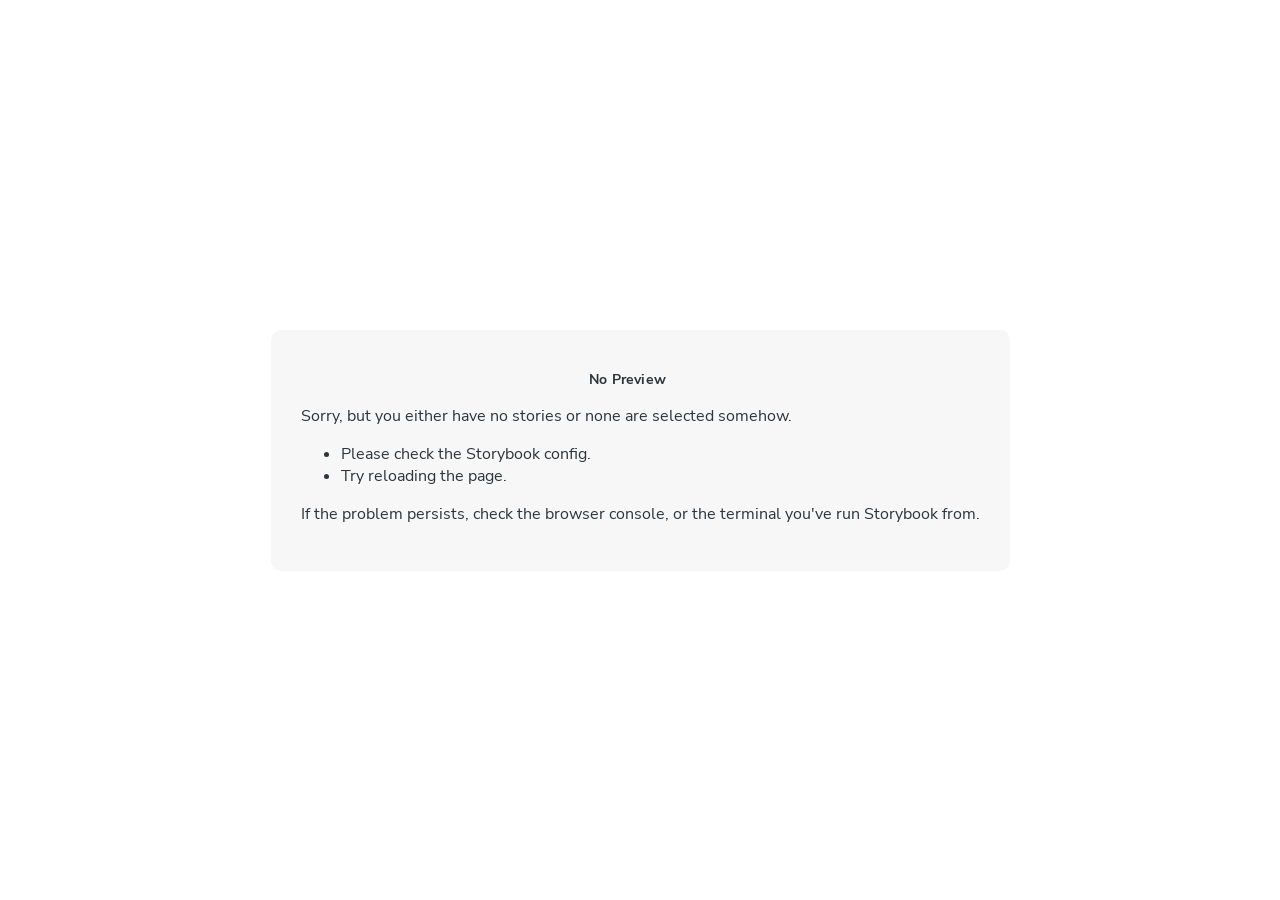
<file: develop/ui-composer/iframe.html>
<!doctype html><html lang="en"><head><meta charset="utf-8"><title>Webpack App</title><meta name="viewport" content="width=device-width,initial-scale=1"><style>@font-face {
        font-family: 'Nunito Sans';
        font-style: normal;
        font-weight: 400;
        font-display: swap;
        src: url('./sb-common-assets/nunito-sans-regular.woff2') format('woff2');
      }

      @font-face {
        font-family: 'Nunito Sans';
        font-style: italic;
        font-weight: 400;
        font-display: swap;
        src: url('./sb-common-assets/nunito-sans-italic.woff2') format('woff2');
      }

      @font-face {
        font-family: 'Nunito Sans';
        font-style: normal;
        font-weight: 700;
        font-display: swap;
        src: url('./sb-common-assets/nunito-sans-bold.woff2') format('woff2');
      }

      @font-face {
        font-family: 'Nunito Sans';
        font-style: italic;
        font-weight: 700;
        font-display: swap;
        src: url('./sb-common-assets/nunito-sans-bold-italic.woff2') format('woff2');
      }</style><base target="_parent"><style>/* While we aren't showing the main block yet, but still preparing, we want everything the user has rendered, which may or may not be in #storybook-root, to be display none */
  .sb-show-preparing-story:not(.sb-show-main) > :not(.sb-preparing-story) {
    display: none;
  }

  .sb-show-preparing-docs:not(.sb-show-main) > :not(.sb-preparing-docs) {
    display: none;
  }

  /* Hide our own blocks when we aren't supposed to be showing them */
  :not(.sb-show-preparing-story) > .sb-preparing-story,
  :not(.sb-show-preparing-docs) > .sb-preparing-docs,
  :not(.sb-show-nopreview) > .sb-nopreview,
  :not(.sb-show-errordisplay) > .sb-errordisplay {
    display: none;
  }

  .sb-show-main.sb-main-centered {
    margin: 0;
    display: flex;
    align-items: center;
    min-height: 100vh;
  }

  .sb-show-main.sb-main-centered #storybook-root {
    box-sizing: border-box;
    margin: auto;
    padding: 1rem;
    max-height: 100%;
    /* Hack for centering correctly in IE11 */
  }

  /* Vertical centering fix for IE11 */
  @media screen and (-ms-high-contrast: none), (-ms-high-contrast: active) {
    .sb-show-main.sb-main-centered:after {
      content: '';
      min-height: inherit;
      font-size: 0;
    }
  }

  .sb-show-main.sb-main-fullscreen {
    margin: 0;
    padding: 0;
    display: block;
  }

  .sb-show-main.sb-main-padded {
    margin: 0;
    padding: 1rem;
    display: block;
    box-sizing: border-box;
  }

  .sb-wrapper {
    position: fixed;
    top: 0;
    bottom: 0;
    left: 0;
    right: 0;
    box-sizing: border-box;

    padding: 40px;
    font-family:
      'Nunito Sans',
      -apple-system,
      '.SFNSText-Regular',
      'San Francisco',
      BlinkMacSystemFont,
      'Segoe UI',
      'Helvetica Neue',
      Helvetica,
      Arial,
      sans-serif;
    -webkit-font-smoothing: antialiased;
    overflow: auto;
  }

  @media (max-width: 700px) {
    .sb-wrapper {
      padding: 20px;
    }
  }

  @media (max-width: 500px) {
    .sb-wrapper {
      padding: 10px;
    }
  }

  .sb-heading {
    font-size: 14px;
    font-weight: 600;
    letter-spacing: 0.2px;
    margin: 10px 0;
    padding-right: 25px;
  }

  .sb-nopreview {
    display: flex;
    align-content: center;
    justify-content: center;
    box-sizing: border-box;
  }

  .sb-nopreview_main {
    margin: auto;
    padding: 30px;
    border-radius: 10px;
    background: rgb(247, 247, 247);
    color: rgb(46, 52, 56);
  }

  .sb-nopreview_main * {
    background: rgb(247, 247, 247);
    color: rgb(46, 52, 56);
  }

  .sb-nopreview_heading {
    text-align: center;
  }

  .sb-errordisplay {
    background: #f6f9fc;
    color: black;
    z-index: 999999;
    width: 100vw;
    min-height: 100vh;
    box-sizing: border-box;
  }

  .sb-errordisplay_main {
    margin: auto;
    padding: 24px;
    display: flex;
    box-sizing: border-box;

    flex-direction: column;
    min-height: 100%;
    width: 100%;
    border-radius: 6px;
    background: white;
    color: black;
    border: 1px solid #ff0000;
    box-shadow: 0 0 64px rgba(0, 0, 0, 0.1);
    gap: 24px;
  }

  .sb-errordisplay_main ol {
    padding-left: 18px;
    margin: 0;
  }

  /* Redefine colors to ensure readability regardless of user-provided * selectors. */
  .sb-errordisplay_main * {
    background: white;
    color: black;
  }

  /* Exclude error code block from the universal reset to preserve ANSI colors and dark theme */
  .sb-errordisplay_main .sb-errordisplay_code,
  .sb-errordisplay_main .sb-errordisplay_code * {
    background: #242424;
    color: #c6c6c6;
  }

  .sb-errordisplay_main h1 {
    font-family: inherit;
    font-size: 22px;
    font-weight: 400;
    line-height: 30px;
    margin: 0;
  }

  .sb-errordisplay_main h1::before {
    content: '';
    display: inline-block;
    width: 12px;
    height: 12px;
    background: #ff4400;
    border-radius: 50%;
    margin-right: 8px;
  }

  .sb-errordisplay_main p,
  .sb-errordisplay_main ol {
    font-family: inherit;
    font-size: 14px;
    font-weight: 400;
    line-height: 19px;
    margin: 0;
  }

  .sb-errordisplay_main li + li {
    margin: 0;
    padding: 0;
    padding-top: 12px;
  }

  .sb-errordisplay_main a {
    color: currentColor;
  }

  .sb-errordisplay_main .sb-errordisplay_code {
    padding: 10px;
    flex: 1;
    background: #242424;
    color: #c6c6c6;
    box-sizing: border-box;

    font-size: 14px;
    font-weight: 400;
    line-height: 19px;
    border-radius: 4px;

    font-family:
      'Operator Mono', 'Fira Code Retina', 'Fira Code', 'FiraCode-Retina', 'Andale Mono',
      'Lucida Console', Consolas, Monaco, monospace;
    margin: 0;
    overflow: auto;
  }

  .sb-errordisplay_main .sb-errordisplay_code code {
    background-color: inherit;
    color: inherit;
  }

  .sb-errordisplay_main .sb-errordisplay_code {
    white-space: pre-wrap;
  }

  @-webkit-keyframes sb-rotate360 {
    from {
      transform: rotate(0deg);
    }

    to {
      transform: rotate(360deg);
    }
  }

  @keyframes sb-rotate360 {
    from {
      transform: rotate(0deg);
    }

    to {
      transform: rotate(360deg);
    }
  }

  @-webkit-keyframes sb-glow {
    0%,
    100% {
      opacity: 1;
    }

    50% {
      opacity: 0.4;
    }
  }

  @keyframes sb-glow {
    0%,
    100% {
      opacity: 1;
    }

    50% {
      opacity: 0.4;
    }
  }

  /* We display the preparing loaders *over* the rendering story */
  .sb-preparing-story,
  .sb-preparing-docs {
    background-color: white;
    /* Maximum possible z-index. It would be better to use stacking contexts to ensure it's always
    on top, but this isn't possible as it would require making CSS changes that could affect user code */
    z-index: 2147483647;
  }

  .sb-loader {
    -webkit-animation: sb-rotate360 0.7s linear infinite;
    animation: sb-rotate360 0.7s linear infinite;
    border-color: rgba(97, 97, 97, 0.29);
    border-radius: 50%;
    border-style: solid;
    border-top-color: #646464;
    border-width: 2px;
    display: inline-block;
    height: 32px;
    left: 50%;
    margin-left: -16px;
    margin-top: -16px;
    mix-blend-mode: difference;
    overflow: hidden;
    position: absolute;
    top: 50%;
    transition: all 200ms ease-out;
    vertical-align: top;
    width: 32px;
    z-index: 4;
  }

  .sb-previewBlock {
    background: #fff;
    border: 1px solid rgba(0, 0, 0, 0.1);
    border-radius: 4px;
    box-shadow: rgba(0, 0, 0, 0.1) 0 1px 3px 0;
    margin: 25px auto 40px;
    max-width: 600px;
  }

  .sb-previewBlock_header {
    align-items: center;
    box-shadow: rgba(0, 0, 0, 0.1) 0 -1px 0 0 inset;
    display: flex;
    gap: 14px;
    height: 40px;
    padding: 0 12px;
  }

  .sb-previewBlock_icon {
    -webkit-animation: sb-glow 1.5s ease-in-out infinite;
    animation: sb-glow 1.5s ease-in-out infinite;
    background: #e6e6e6;
    height: 14px;
    width: 14px;
  }

  .sb-previewBlock_icon:last-child {
    margin-left: auto;
  }

  .sb-previewBlock_body {
    -webkit-animation: sb-glow 1.5s ease-in-out infinite;
    animation: sb-glow 1.5s ease-in-out infinite;
    height: 182px;
    position: relative;
  }

  .sb-argstableBlock {
    border-collapse: collapse;
    border-spacing: 0;
    font-size: 13px;
    line-height: 20px;
    margin: 25px auto 40px;
    max-width: 600px;
    text-align: left;
    width: 100%;
  }

  .sb-argstableBlock th:first-of-type,
  .sb-argstableBlock td:first-of-type {
    padding-left: 20px;
  }

  .sb-argstableBlock th:nth-of-type(2),
  .sb-argstableBlock td:nth-of-type(2) {
    width: 35%;
  }

  .sb-argstableBlock th:nth-of-type(3),
  .sb-argstableBlock td:nth-of-type(3) {
    width: 15%;
  }

  .sb-argstableBlock th:last-of-type,
  .sb-argstableBlock td:last-of-type {
    width: 25%;
    padding-right: 20px;
  }

  .sb-argstableBlock th span,
  .sb-argstableBlock td span {
    -webkit-animation: sb-glow 1.5s ease-in-out infinite;
    animation: sb-glow 1.5s ease-in-out infinite;
    background-color: rgba(0, 0, 0, 0.1);
    border-radius: 0;
    box-shadow: none;
    color: transparent;
  }

  .sb-argstableBlock th {
    padding: 10px 15px;
  }

  .sb-argstableBlock-body {
    border-radius: 4px;
    box-shadow:
      rgba(0, 0, 0, 0.1) 0 1px 3px 1px,
      rgba(0, 0, 0, 0.065) 0 0 0 1px;
  }

  .sb-argstableBlock-body tr {
    background: transparent;
    overflow: hidden;
  }

  .sb-argstableBlock-body tr:not(:first-child) {
    border-top: 1px solid #e6e6e6;
  }

  .sb-argstableBlock-body tr:first-child td:first-child {
    border-top-left-radius: 4px;
  }

  .sb-argstableBlock-body tr:first-child td:last-child {
    border-top-right-radius: 4px;
  }

  .sb-argstableBlock-body tr:last-child td:first-child {
    border-bottom-left-radius: 4px;
  }

  .sb-argstableBlock-body tr:last-child td:last-child {
    border-bottom-right-radius: 4px;
  }

  .sb-argstableBlock-body td {
    background: #fff;
    padding-bottom: 10px;
    padding-top: 10px;
    vertical-align: top;
  }

  .sb-argstableBlock-body td:not(:first-of-type) {
    padding-left: 15px;
    padding-right: 15px;
  }

  .sb-argstableBlock-body button {
    -webkit-animation: sb-glow 1.5s ease-in-out infinite;
    animation: sb-glow 1.5s ease-in-out infinite;
    background-color: rgba(0, 0, 0, 0.1);
    border: 0;
    border-radius: 0;
    box-shadow: none;
    color: transparent;
    display: inline;
    font-size: 12px;
    line-height: 1;
    padding: 10px 16px;
  }

  .sb-argstableBlock-summary {
    margin-top: 4px;
  }

  .sb-argstableBlock-code {
    margin-right: 4px;
    margin-bottom: 4px;
    padding: 2px 5px;
  }

  .sb-sr-only,
  .sb-hidden-until-focus:not(:focus) {
    position: absolute;
    width: 1px;
    height: 1px;
    padding: 0px;
    margin: -1px;
    overflow: hidden;
    clip: rect(0, 0, 0, 0);
    border: none;
  }

  .sb-hidden-until-focus {
    opacity: 0;
    transition: opacity 150ms ease-out;
  }

  .sb-hidden-until-focus:focus {
    opacity: 1;
  }</style><script>/* globals window */
  try {
    if (window.top !== window) {
      window.__REACT_DEVTOOLS_GLOBAL_HOOK__ = window.top.__REACT_DEVTOOLS_GLOBAL_HOOK__;
      window.__VUE_DEVTOOLS_GLOBAL_HOOK__ = window.top.__VUE_DEVTOOLS_GLOBAL_HOOK__;
      window.top.__VUE_DEVTOOLS_CONTEXT__ = window.document;
    }
  } catch (e) {
    // eslint-disable-next-line no-console
    console.warn('unable to connect to top frame for connecting dev tools');
  }</script><style>#storybook-root[hidden],
      #storybook-docs[hidden] {
        display: none !important;
      }</style></head><body><div class="sb-preparing-story sb-wrapper"><div class="sb-loader"></div></div><div class="sb-preparing-docs sb-wrapper"><div class="sb-previewBlock"><div class="sb-previewBlock_header"><div class="sb-previewBlock_icon"></div><div class="sb-previewBlock_icon"></div><div class="sb-previewBlock_icon"></div><div class="sb-previewBlock_icon"></div></div><div class="sb-previewBlock_body"><div class="sb-loader"></div></div></div><table aria-hidden="true" class="sb-argstableBlock"><thead class="sb-argstableBlock-head"><tr><th><span>Name</span></th><th><span>Description</span></th><th><span>Default</span></th><th><span>Control</span></th></tr></thead><tbody class="sb-argstableBlock-body"><tr><td><span>propertyName</span><span title="Required">*</span></td><td><div><span>This is a short description</span></div><div class="sb-argstableBlock-summary"><div><span class="sb-argstableBlock-code">summary</span></div></div></td><td><div><span class="sb-argstableBlock-code">defaultValue</span></div></td><td><button>Set string</button></td></tr><tr><td><span>propertyName</span><span>*</span></td><td><div><span>This is a short description</span></div><div class="sb-argstableBlock-summary"><div><span class="sb-argstableBlock-code">summary</span></div></div></td><td><div><span class="sb-argstableBlock-code">defaultValue</span></div></td><td><button>Set string</button></td></tr><tr><td><span>propertyName</span><span>*</span></td><td><div><span>This is a short description</span></div><div class="sb-argstableBlock-summary"><div><span class="sb-argstableBlock-code">summary</span></div></div></td><td><div><span class="sb-argstableBlock-code">defaultValue</span></div></td><td><button>Set string</button></td></tr></tbody></table></div><div class="sb-nopreview sb-wrapper"><div class="sb-nopreview_main"><h1 class="sb-nopreview_heading sb-heading">No Preview</h1><p>Sorry, but you either have no stories or none are selected somehow.</p><ul><li>Please check the Storybook config.</li><li>Try reloading the page.</li></ul><p>If the problem persists, check the browser console, or the terminal you've run Storybook from.</p></div></div><div class="sb-errordisplay sb-wrapper"><div class="sb-errordisplay_main"><h1 id="error-message"></h1><p>The component failed to render properly, likely due to a configuration issue in Storybook. Here are some common causes and how you can address them:</p><ol><li><strong>Missing Context/Providers</strong>: You can use decorators to supply specific contexts or providers, which are sometimes necessary for components to render correctly. For detailed instructions on using decorators, please visit the <a href="https://storybook.js.org/docs/writing-stories/decorators">Decorators documentation</a>.</li><li><strong>Misconfigured Webpack or Vite</strong>: Verify that Storybook picks up all necessary settings for loaders, plugins, and other relevant parameters. You can find step-by-step guides for configuring <a href="https://storybook.js.org/docs/builders/webpack">Webpack</a> or <a href="https://storybook.js.org/docs/builders/vite">Vite</a> with Storybook.</li><li><strong>Missing Environment Variables</strong>: Your Storybook may require specific environment variables to function as intended. You can set up custom environment variables as outlined in the <a href="https://storybook.js.org/docs/configure/environment-variables">Environment Variables documentation</a>.</li></ol><pre class="sb-errordisplay_code"><code id="error-stack"></code></pre></div></div><div id="storybook-root"></div><div id="storybook-docs"></div><script>window['CONFIG_TYPE'] = "PRODUCTION";
          
      
          
            window['LOGLEVEL'] = "info";
          
      
          
            window['FRAMEWORK_OPTIONS'] = {};
          
      
          
            window['CHANNEL_OPTIONS'] = {};
          
      
          
            window['FEATURES'] = {"actions":true,"argTypeTargetsV7":true,"babelRemoveBugfixes":false,"backgrounds":true,"changeDetection":true,"componentsManifest":false,"controls":true,"disallowImplicitActionsInRenderV8":true,"highlight":true,"interactions":true,"legacyDecoratorFileOrder":false,"measure":true,"outline":true,"menuOnboardingChecklist":true,"sidebarOnboardingChecklist":true,"viewport":true};
          
      
          
      
          
            window['STORIES'] = [{"titlePrefix":"","directory":"./src","files":"**/*.stories.@(js|jsx|ts|tsx)","importPathMatcher":"^\\.[\\\\/](?:src(?:\\/(?!\\.)(?:(?:(?!(?:^|\\/)\\.).)*?)\\/|\\/|$)(?!\\.)(?=.)[^/]*?\\.stories\\.(js|jsx|ts|tsx))$"}];
          
      
          
            window['DOCS_OPTIONS'] = {"defaultName":"Docs"};
          
      
          
            window['TAGS_OPTIONS'] = {};</script><script type="module">import './sb-preview/runtime.js';

      
      import './mocker-runtime-injected.js';
      
      import './runtime~main.8ce8adce.iframe.bundle.js';
      
      import './457.7aa3c5da.iframe.bundle.js';
      
      import './main.7aa8c5ff.iframe.bundle.js';</script></body></html>
</file>
<file: develop/uikit-playground/assets/index-DyPYvM1Q.css>
@font-face{font-family:RocketChat;font-weight:400;font-style:normal;font-display:auto;src:url(./rocketchat-Bkh7i5E9.eot);src:url(./rocketchat-Bkh7i5E9.eot?#iefix)format("embedded-opentype"),url(./rocketchat-i5IE0gei.woff2)format("woff2"),url(./rocketchat-DDdGp3Vk.woff)format("woff"),url(./rocketchat-BUyi9WJG.ttf)format("truetype"),url(./rocketchat-Csey3s3Y.svg#RocketChat)format("svg")}@font-face{font-family:Inter;font-weight:100 900;font-style:normal;font-display:swap;src:url(./InterVariable-DiVDrmQJ.woff2)format("woff2")}@layer fuselage{:where([class*=\ rcx-]),:where([class*=\ rcx-]):after,:where([class*=\ rcx-]):before,:where([class^=rcx-]),:where([class^=rcx-]):after,:where([class^=rcx-]):before{box-sizing:border-box}}.rcx-box--with-inline-elements a,.rcx-field__description a,.rcx-field__error a,.rcx-field__hint a,.rcx-field__link a,.rcx-message-generic-preview__footer a,.rcx-message-generic-preview__title-link,.rcx-sidebar-banner__link--button,.rcx-sidebar-item:not(.rcx-item),.rcx-sidebar-link,.rcx-states__link a,.rcx-tag--clickable.rcx-tag--clickable,a:where(:not(.rcx-button,.rcx-item,.rcx-item__link)){color:var(--rcx-link-color,var(--rcx-color-font-info,#095ad2))}.rcx-box--with-inline-elements a:focus-visible,.rcx-field__description a:focus-visible,.rcx-field__error a:focus-visible,.rcx-field__hint a:focus-visible,.rcx-field__link a:focus-visible,.rcx-message-generic-preview__footer a:focus-visible,.rcx-message-generic-preview__title-link:focus-visible,.rcx-sidebar-banner__link--button:focus-visible,.rcx-sidebar-item:focus-visible:not(.rcx-item),.rcx-sidebar-link:focus-visible,.rcx-states__link a:focus-visible,.rcx-tag--clickable:focus-visible,a:focus-visible:where(:not(.rcx-button,.rcx-item,.rcx-item__link)){color:var(--rcx-link-focus-color,var(--rcx-color-font-info,#095ad2));border-radius:var(--rcx-border-radius-small,.125rem);outline:var(--rcx-link-focus-outline-color,var(--rcx-color-stroke-highlight,#156ff5)) solid 1px;outline-offset:0;box-shadow:0 0 0 2px var(--rcx-link-focus-box-shadow-color,var(--rcx-color-stroke-extra-light-highlight,#d1ebfe));text-decoration:none}.rcx-box--with-inline-elements a:where(:visited),.rcx-field__description a:where(:visited),.rcx-field__error a:where(:visited),.rcx-field__hint a:where(:visited),.rcx-field__link a:where(:visited),.rcx-message-generic-preview__footer a:where(:visited),.rcx-message-generic-preview__title-link:where(:visited),.rcx-sidebar-banner__link--button:where(:visited),.rcx-sidebar-item:where(:visited):not(.rcx-item),.rcx-sidebar-link:where(:visited),.rcx-states__link a:where(:visited),.rcx-tag--clickable:where(:visited),.rcx-tag--danger.rcx-tag--clickable:where(:visited),.rcx-tag--featured.rcx-tag--clickable:where(:visited),.rcx-tag--primary.rcx-tag--clickable:where(:visited),.rcx-tag--secondary-danger.rcx-tag--clickable:where(:visited),.rcx-tag--secondary-info.rcx-tag--clickable:where(:visited),.rcx-tag--secondary-warning.rcx-tag--clickable:where(:visited),.rcx-tag--secondary.rcx-tag--clickable:where(:visited),.rcx-tag--warning.rcx-tag--clickable:where(:visited),a:where(:visited):where(:not(.rcx-button,.rcx-item,.rcx-item__link)){color:var(--rcx-link-visited-color,var(--rcx-color-font-info,#095ad2))}.rcx-box--with-inline-elements a:where(:active),.rcx-field__description a:where(:active),.rcx-field__error a:where(:active),.rcx-field__hint a:where(:active),.rcx-field__link a:where(:active),.rcx-message-generic-preview__footer a:where(:active),.rcx-message-generic-preview__title-link:where(:active),.rcx-sidebar-banner__link--button:where(:active),.rcx-sidebar-item:where(:active):not(.rcx-item),.rcx-sidebar-link:where(:active),.rcx-states__link a:where(:active),.rcx-tag--clickable:where(:active),.rcx-tag--danger.rcx-tag--clickable:where(:active),.rcx-tag--featured.rcx-tag--clickable:where(:active),.rcx-tag--primary.rcx-tag--clickable:where(:active),.rcx-tag--secondary-danger.rcx-tag--clickable:where(:active),.rcx-tag--secondary-info.rcx-tag--clickable:where(:active),.rcx-tag--secondary-warning.rcx-tag--clickable:where(:active),.rcx-tag--secondary.rcx-tag--clickable:where(:active),.rcx-tag--warning.rcx-tag--clickable:where(:active),a:where(:active):where(:not(.rcx-button,.rcx-item,.rcx-item__link)){color:var(--rcx-link-active-color,var(--rcx-color-font-info,#095ad2))}.rcx-box--with-inline-elements abbr,.rcx-box--with-inline-elements b,.rcx-box--with-inline-elements cite,.rcx-box--with-inline-elements code,.rcx-box--with-inline-elements del,.rcx-box--with-inline-elements dfn,.rcx-box--with-inline-elements em,.rcx-box--with-inline-elements i,.rcx-box--with-inline-elements ins,.rcx-box--with-inline-elements kbd,.rcx-box--with-inline-elements q,.rcx-box--with-inline-elements samp,.rcx-box--with-inline-elements small,.rcx-box--with-inline-elements strong,.rcx-box--with-inline-elements sub,.rcx-box--with-inline-elements sup,.rcx-box--with-inline-elements time,.rcx-box--with-inline-elements var,.rcx-field__description abbr,.rcx-field__description b,.rcx-field__description cite,.rcx-field__description code,.rcx-field__description del,.rcx-field__description dfn,.rcx-field__description em,.rcx-field__description i,.rcx-field__description ins,.rcx-field__description kbd,.rcx-field__description q,.rcx-field__description samp,.rcx-field__description small,.rcx-field__description strong,.rcx-field__description sub,.rcx-field__description sup,.rcx-field__description time,.rcx-field__description var,.rcx-field__error abbr,.rcx-field__error b,.rcx-field__error cite,.rcx-field__error code,.rcx-field__error del,.rcx-field__error dfn,.rcx-field__error em,.rcx-field__error i,.rcx-field__error ins,.rcx-field__error kbd,.rcx-field__error q,.rcx-field__error samp,.rcx-field__error small,.rcx-field__error strong,.rcx-field__error sub,.rcx-field__error sup,.rcx-field__error time,.rcx-field__error var,.rcx-field__hint abbr,.rcx-field__hint b,.rcx-field__hint cite,.rcx-field__hint code,.rcx-field__hint del,.rcx-field__hint dfn,.rcx-field__hint em,.rcx-field__hint i,.rcx-field__hint ins,.rcx-field__hint kbd,.rcx-field__hint q,.rcx-field__hint samp,.rcx-field__hint small,.rcx-field__hint strong,.rcx-field__hint sub,.rcx-field__hint sup,.rcx-field__hint time,.rcx-field__hint var,.rcx-field__link abbr,.rcx-field__link b,.rcx-field__link cite,.rcx-field__link code,.rcx-field__link del,.rcx-field__link dfn,.rcx-field__link em,.rcx-field__link i,.rcx-field__link ins,.rcx-field__link kbd,.rcx-field__link q,.rcx-field__link samp,.rcx-field__link small,.rcx-field__link strong,.rcx-field__link sub,.rcx-field__link sup,.rcx-field__link time,.rcx-field__link var,.rcx-states__link abbr,.rcx-states__link b,.rcx-states__link cite,.rcx-states__link code,.rcx-states__link del,.rcx-states__link dfn,.rcx-states__link em,.rcx-states__link i,.rcx-states__link ins,.rcx-states__link kbd,.rcx-states__link q,.rcx-states__link samp,.rcx-states__link small,.rcx-states__link strong,.rcx-states__link sub,.rcx-states__link sup,.rcx-states__link time,.rcx-states__link var{letter-spacing:inherit;color:inherit;font:inherit}.rcx-box--with-inline-elements a,.rcx-box--with-inline-elements abbr,.rcx-box--with-inline-elements q,.rcx-field__description a,.rcx-field__description abbr,.rcx-field__description q,.rcx-field__error a,.rcx-field__error abbr,.rcx-field__error q,.rcx-field__hint a,.rcx-field__hint abbr,.rcx-field__hint q,.rcx-field__link a,.rcx-field__link abbr,.rcx-field__link q,.rcx-states__link a,.rcx-states__link abbr,.rcx-states__link q{letter-spacing:inherit;font:inherit}.rcx-box--with-inline-elements b,.rcx-box--with-inline-elements strong,.rcx-field__description b,.rcx-field__description strong,.rcx-field__error b,.rcx-field__error strong,.rcx-field__hint b,.rcx-field__hint strong,.rcx-field__link b,.rcx-field__link strong,.rcx-states__link b,.rcx-states__link strong{letter-spacing:inherit;font:inherit;font-weight:bolder}.rcx-box--with-inline-elements em,.rcx-box--with-inline-elements i,.rcx-box--with-inline-elements q cite,.rcx-box--with-inline-elements var,.rcx-field__description em,.rcx-field__description i,.rcx-field__description q cite,.rcx-field__description var,.rcx-field__error em,.rcx-field__error i,.rcx-field__error q cite,.rcx-field__error var,.rcx-field__hint em,.rcx-field__hint i,.rcx-field__hint q cite,.rcx-field__hint var,.rcx-field__link em,.rcx-field__link i,.rcx-field__link q cite,.rcx-field__link var,.rcx-states__link em,.rcx-states__link i,.rcx-states__link q cite,.rcx-states__link var{letter-spacing:inherit;font:inherit;font-style:italic}.rcx-box--with-inline-elements q:before,.rcx-field__description q:before,.rcx-field__error q:before,.rcx-field__hint q:before,.rcx-field__link q:before,.rcx-states__link q:before{content:open-quote}.rcx-box--with-inline-elements q:after,.rcx-field__description q:after,.rcx-field__error q:after,.rcx-field__hint q:after,.rcx-field__link q:after,.rcx-states__link q:after{content:close-quote}.rcx-box--with-inline-elements ol,.rcx-box--with-inline-elements ul,.rcx-field__description ol,.rcx-field__description ul,.rcx-field__error ol,.rcx-field__error ul,.rcx-field__hint ol,.rcx-field__hint ul,.rcx-field__link ol,.rcx-field__link ul,.rcx-states__link ol,.rcx-states__link ul{display:inline-flex}.rcx-box--with-inline-elements li,.rcx-field__description li,.rcx-field__error li,.rcx-field__hint li,.rcx-field__link li,.rcx-states__link li{margin-inline:24px 8px;display:list-item}.rcx-box--with-inline-elements li:first-child,.rcx-field__description li:first-child,.rcx-field__error li:first-child,.rcx-field__hint li:first-child,.rcx-field__link li:first-child,.rcx-states__link li:first-child{margin-inline-start:16px}.rcx-box--with-block-elements ul,.rcx-box--with-inline-elements ul,.rcx-field__description ul,.rcx-field__error ul,.rcx-field__hint ul,.rcx-field__link ul,.rcx-states__link ul{list-style-type:disc}.rcx-box--with-inline-elements ul span,.rcx-field__description ul span,.rcx-field__error ul span,.rcx-field__hint ul span,.rcx-field__link ul span,.rcx-states__link ul span{margin-inline-end:8px}.rcx-box--with-inline-elements ul input,.rcx-field__description ul input,.rcx-field__error ul input,.rcx-field__hint ul input,.rcx-field__link ul input,.rcx-states__link ul input{vertical-align:middle}.rcx-box--with-block-elements ol,.rcx-box--with-inline-elements ol,.rcx-field__description ol,.rcx-field__error ol,.rcx-field__hint ol,.rcx-field__link ol,.rcx-states__link ol{list-style-type:decimal}.rcx-box--with-inline-elements code,.rcx-field__description code,.rcx-field__error code,.rcx-field__hint code,.rcx-field__link code,.rcx-states__link code{vertical-align:middle;white-space:pre-wrap;letter-spacing:inherit;word-wrap:break-word;color:var(--rcx-color-font-default,#2f343d);border-width:1px;border-color:var(--rcx-color-stroke-light,#cbced1);border-radius:var(--rcx-border-radius-medium,.25rem);background-color:var(--rcx-color-surface-tint,#f7f8fa);font:inherit;font-family:var(--rcx-font-family-mono,Menlo,Monaco,Consolas,"Liberation Mono","Courier New",monospace);-webkit-font-smoothing:auto;letter-spacing:0;direction:ltr;unicode-bidi:embed;padding:1px 4px;font-size:.75rem;font-weight:700;line-height:1rem;display:inline}.rcx-box--with-inline-elements time,.rcx-field__description time,.rcx-field__error time,.rcx-field__hint time,.rcx-field__link time,.rcx-states__link time{letter-spacing:inherit;color:var(--rcx-color-font-secondary-info,#6c737a);font:inherit}.rcx-box--with-inline-elements dfn,.rcx-field__description dfn,.rcx-field__error dfn,.rcx-field__hint dfn,.rcx-field__link dfn,.rcx-states__link dfn{letter-spacing:inherit;color:var(--rcx-color-font-secondary-info,#6c737a);font:inherit;font-style:italic}.rcx-box--with-inline-elements abbr[title],.rcx-field__description abbr[title],.rcx-field__error abbr[title],.rcx-field__hint abbr[title],.rcx-field__link abbr[title],.rcx-states__link abbr[title]{border-block-end-width:0;-webkit-text-decoration:underline dashed;text-decoration:underline dashed}.rcx-box--with-inline-elements del,.rcx-field__description del,.rcx-field__error del,.rcx-field__hint del,.rcx-field__link del,.rcx-states__link del{letter-spacing:inherit;font:inherit;-webkit-text-decoration:line-through;text-decoration:line-through}.rcx-box--with-inline-elements ins,.rcx-field__description ins,.rcx-field__error ins,.rcx-field__hint ins,.rcx-field__link ins,.rcx-states__link ins{letter-spacing:inherit;font:inherit;-webkit-text-decoration:underline;text-decoration:underline}.rcx-box--with-inline-elements sub,.rcx-box--with-inline-elements sup,.rcx-field__description sub,.rcx-field__description sup,.rcx-field__error sub,.rcx-field__error sup,.rcx-field__hint sub,.rcx-field__hint sup,.rcx-field__link sub,.rcx-field__link sup,.rcx-states__link sub,.rcx-states__link sup{vertical-align:baseline;font-size:75%;line-height:0;position:relative}.rcx-box--with-inline-elements sup,.rcx-field__description sup,.rcx-field__error sup,.rcx-field__hint sup,.rcx-field__link sup,.rcx-states__link sup{inset-block-start:-.5em}.rcx-box--with-inline-elements sub,.rcx-field__description sub,.rcx-field__error sub,.rcx-field__hint sub,.rcx-field__link sub,.rcx-states__link sub{inset-block-end:-.25em}.rcx-box--with-inline-elements kbd,.rcx-field__description kbd,.rcx-field__error kbd,.rcx-field__hint kbd,.rcx-field__link kbd,.rcx-states__link kbd{letter-spacing:inherit;border-radius:var(--rcx-border-radius-small,.125rem);font:inherit;font-family:var(--rcx-font-family-mono,Menlo,Monaco,Consolas,"Liberation Mono","Courier New",monospace);-webkit-font-smoothing:auto;border:1px solid;padding:4px 8px}.rcx-box--with-inline-elements small,.rcx-field__description small,.rcx-field__error small,.rcx-field__hint small,.rcx-field__link small,.rcx-states__link small{letter-spacing:inherit;font:inherit;font-size:80%}.rcx-box--with-block-elements{font:inherit}.rcx-box--with-block-elements h1{letter-spacing:0;font-size:1.5rem;font-weight:700;line-height:2rem}.rcx-box--with-block-elements h2{letter-spacing:0;font-size:1rem;font-weight:700;line-height:1.5rem}.rcx-box--with-block-elements h3{letter-spacing:0;font-size:.875rem;font-weight:500;line-height:1.25rem}.rcx-box--with-block-elements h4{letter-spacing:0;font-size:.75rem;font-weight:700;line-height:1rem}.rcx-box--with-block-elements h5,.rcx-box--with-block-elements h6{letter-spacing:0;font-size:.625rem;font-weight:700;line-height:.75rem}.rcx-box--with-block-elements h1,.rcx-box--with-block-elements h2,.rcx-box--with-block-elements h3,.rcx-box--with-block-elements h4,.rcx-box--with-block-elements h5,.rcx-box--with-block-elements h6{margin:16px 0;display:block}.rcx-box--with-block-elements p{letter-spacing:0;color:inherit;margin:16px 0;font-size:.875rem;font-weight:400;line-height:1.25rem;display:block}.rcx-box--with-block-elements ol,.rcx-box--with-block-elements ul{letter-spacing:0;margin:16px 0;padding-inline-start:40px;font-size:.875rem;font-weight:400;line-height:1.25rem;display:block}.rcx-box--with-block-elements li{text-align:inherit;color:inherit;font:inherit;margin-inline-start:0;display:list-item}.rcx-box--with-block-elements li:first-child{margin-inline-start:0}.rcx-box--with-block-elements pre{letter-spacing:inherit;font:inherit;font-family:var(--rcx-font-family-mono,Menlo,Monaco,Consolas,"Liberation Mono","Courier New",monospace)}.rcx-box--with-block-elements pre code{letter-spacing:inherit;margin:8px 0;padding:8px;display:block;overflow-y:hidden}.rcx-box,.rcx-box--full:after,.rcx-box--full:before,.rcx-skeleton{box-sizing:border-box;font-variant-numeric:tabular-nums;-webkit-font-smoothing:antialiased;-moz-osx-font-smoothing:grayscale;outline:none;flex:0 auto}.rcx-box--animated,.rcx-box--animated:after,.rcx-box--animated:before{transition:all .18s}@media (prefers-reduced-motion){.rcx-box--animated,.rcx-box--animated:after,.rcx-box--animated:before{transition:none}}.rcx-box--full,.rcx-box--full:after,.rcx-box--full:before,.rcx-chip{font-family:var(--rcx-font-family-sans,Inter,-apple-system,BlinkMacSystemFont,"Segoe UI",Roboto,Oxygen,Ubuntu,Cantarell,"Helvetica Neue","Apple Color Emoji","Segoe UI Emoji","Segoe UI Symbol","Meiryo UI",Arial,sans-serif);-webkit-font-smoothing:antialiased;-moz-osx-font-smoothing:grayscale;border:0 solid;outline:none;margin:0;padding:0}.rcx-box--focusable{border:1px solid #0000}.rcx-box--focusable:focus-visible{border-color:var(--rcx-color-stroke-highlight,#156ff5);border-radius:var(--rcx-border-radius-medium,.25rem);box-shadow:none;box-shadow:0 0 0 2px var(--rcx-color-stroke-extra-light-highlight,#d1ebfe);outline:0}.rcx-accordion{border-block-end-color:var(--rcx-color-stroke-extra-light,#ebecef);border-block-end-width:1px}.rcx-accordion,.rcx-accordion-item{flex-flow:column;display:flex}.rcx-accordion-item__bar{text-align:start;min-height:5.5rem;color:var(--rcx-color-font-titles-labels,#1f2329);border-width:1px;border-color:var(--rcx-color-stroke-extra-light,#ebecef) transparent transparent;flex-flow:row;padding:31px 7px;display:flex}.rcx-accordion-item__bar[tabindex]{cursor:pointer;outline:0}.rcx-accordion-item__bar[tabindex]:disabled{cursor:not-allowed}.rcx-accordion-item__bar[tabindex]:hover{background-color:var(--rcx-color-surface-tint,#f7f8fa)}.rcx-accordion-item__bar[tabindex]:focus{border-color:var(--rcx-color-stroke-highlight,#156ff5);box-shadow:0 0 0 2px var(--rcx-color-stroke-extra-light-highlight,#d1ebfe)}.rcx-accordion-item__bar--disabled{cursor:not-allowed;color:var(--rcx-color-font-disabled,#cbced1);background-color:var(--rcx-color-surface-disabled,#f7f8fa)}.rcx-accordion-item__title{text-overflow:ellipsis;white-space:nowrap;letter-spacing:0;flex:1 1 0;font-size:1rem;font-weight:700;line-height:1.5rem;overflow:hidden}.rcx-accordion-item__panel{visibility:hidden;height:0;padding:0 8px;overflow:hidden}.rcx-accordion-item__panel--expanded{visibility:visible;height:auto;padding:32px 8px}.rcx-audio-player{border-width:1px;border-color:var(--rcx-color-stroke-extra-light,#ebecef);border-radius:var(--rcx-border-radius-medium,.25rem);background-color:var(--rcx-color-surface-tint,#f7f8fa);max-width:18.75rem;padding-block:12px;padding-inline:16px 8px}.rcx-audio-player,.rcx-audio-player__controls{align-items:center;width:100%;display:flex}.rcx-audio-player__track{flex-grow:1;align-items:center;gap:16px;margin-inline:8px;display:flex}.rcx-audio-player__time{letter-spacing:0;color:var(--rcx-color-font-secondary-info,#6c737a);font-size:.875rem;font-weight:400;line-height:1.25rem}.rcx-audio-player__range{width:100%}.rcx-autocomplete,.rcx-input-box--small:not(.rcx-input-box--undecorated),.rcx-input-box:not(.rcx-input-box--undecorated),.rcx-input-box__wrapper,.rcx-select{border-width:1px;border-color:var(--rcx-input-colors-border-color,var(--rcx-color-stroke-light,#cbced1));border-radius:var(--rcx-input-border-radius,var(--rcx-border-radius-medium,.25rem));background-color:var(--rcx-input-colors-background-color,var(--rcx-color-surface-light,#fff));box-shadow:none}.rcx-autocomplete:hover,.rcx-input-box--small:hover:not(.rcx-input-box--undecorated),.rcx-input-box:hover:not(.rcx-input-box--undecorated),.rcx-input-box__wrapper:hover,.rcx-select:hover{border-color:var(--rcx-input-colors-hover-border-color,var(--rcx-color-stroke-dark,#6c737a))}.rcx-autocomplete:focus,.rcx-autocomplete:focus-within,.rcx-input-box--small:focus-within:not(.rcx-input-box--undecorated),.rcx-input-box--small:focus:not(.rcx-input-box--undecorated),.rcx-input-box:focus-within:not(.rcx-input-box--undecorated),.rcx-input-box:focus:not(.rcx-input-box--undecorated),.rcx-input-box__wrapper:focus,.rcx-input-box__wrapper:focus-within,.rcx-select:focus,.rcx-select:focus-within{border-color:var(--rcx-input-colors-focus-border-color,var(--rcx-color-stroke-highlight,#156ff5));box-shadow:0 0 0 2px var(--rcx-input-colors-focus-shadow-color,var(--rcx-color-shadow-highlight,#d1ebfe))}.rcx-autocomplete:active,.rcx-input-box--small:active:not(.rcx-input-box--undecorated),.rcx-input-box:active:not(.rcx-input-box--undecorated),.rcx-input-box__wrapper:active,.rcx-select:active{border-color:var(--rcx-input-colors-active-border-color,var(--rcx-color-stroke-dark,#6c737a));box-shadow:none}.rcx-autocomplete:disabled,.rcx-input-box--small:disabled:not(.rcx-input-box--undecorated),.rcx-input-box:disabled:not(.rcx-input-box--undecorated),.rcx-input-box__wrapper:disabled,.rcx-select:disabled,:disabled .rcx-autocomplete,:disabled .rcx-input-box--small:not(.rcx-input-box--undecorated),:disabled .rcx-input-box:not(.rcx-input-box--undecorated),:disabled .rcx-input-box__wrapper,:disabled .rcx-select{border-color:var(--rcx-input-colors-disabled-border-color,var(--rcx-color-stroke-light,#cbced1));background-color:var(--rcx-input-colors-disabled-background-color,var(--rcx-color-surface-disabled,#f7f8fa))}.rcx-autocomplete:invalid,.rcx-input-box--small:not(.rcx-input-box--undecorated):invalid,.rcx-input-box:not(.rcx-input-box--undecorated):invalid,.rcx-input-box__wrapper:invalid,.rcx-select--invalid.rcx-autocomplete,.rcx-select.rcx-select--invalid,.rcx-select:invalid{border-width:1px;border-color:var(--rcx-input-colors-invalid-border-color,var(--rcx-color-stroke-error,#ec0d2a));border-radius:var(--rcx-input-border-radius,var(--rcx-border-radius-medium,.25rem));background-color:var(--rcx-input-colors-invalid-background-color,var(--rcx-color-surface-light,#fff));box-shadow:none}.rcx-autocomplete:has(>.rcx-input-box:invalid){border-width:1px;border-color:var(--rcx-input-colors-invalid-border-color,var(--rcx-color-stroke-error,#ec0d2a));border-radius:var(--rcx-input-border-radius,var(--rcx-border-radius-medium,.25rem));background-color:var(--rcx-input-colors-invalid-background-color,var(--rcx-color-surface-light,#fff));box-shadow:none}.rcx-input-box__wrapper:has(>.rcx-input-box:invalid){border-width:1px;border-color:var(--rcx-input-colors-invalid-border-color,var(--rcx-color-stroke-error,#ec0d2a));border-radius:var(--rcx-input-border-radius,var(--rcx-border-radius-medium,.25rem));background-color:var(--rcx-input-colors-invalid-background-color,var(--rcx-color-surface-light,#fff));box-shadow:none}.rcx-select:has(>.rcx-input-box:invalid){border-width:1px;border-color:var(--rcx-input-colors-invalid-border-color,var(--rcx-color-stroke-error,#ec0d2a));border-radius:var(--rcx-input-border-radius,var(--rcx-border-radius-medium,.25rem));background-color:var(--rcx-input-colors-invalid-background-color,var(--rcx-color-surface-light,#fff));box-shadow:none}.rcx-autocomplete:hover:invalid,.rcx-input-box--small:hover:not(.rcx-input-box--undecorated):invalid,.rcx-input-box:hover:not(.rcx-input-box--undecorated):invalid,.rcx-input-box__wrapper:hover:invalid,.rcx-select--invalid.rcx-autocomplete:hover,.rcx-select.rcx-select--invalid:hover,.rcx-select:hover:invalid{border-color:var(--rcx-input-colors-invalid-hover-border-color,var(--rcx-color-stroke-error,#ec0d2a))}.rcx-autocomplete:hover:has(>.rcx-input-box:invalid){border-color:var(--rcx-input-colors-invalid-hover-border-color,var(--rcx-color-stroke-error,#ec0d2a))}.rcx-input-box__wrapper:hover:has(>.rcx-input-box:invalid){border-color:var(--rcx-input-colors-invalid-hover-border-color,var(--rcx-color-stroke-error,#ec0d2a))}.rcx-select:hover:has(>.rcx-input-box:invalid){border-color:var(--rcx-input-colors-invalid-hover-border-color,var(--rcx-color-stroke-error,#ec0d2a))}.rcx-autocomplete:focus-within:invalid,.rcx-autocomplete:focus:invalid,.rcx-input-box--small:focus-within:not(.rcx-input-box--undecorated):invalid,.rcx-input-box--small:focus:not(.rcx-input-box--undecorated):invalid,.rcx-input-box:focus-within:not(.rcx-input-box--undecorated):invalid,.rcx-input-box:focus:not(.rcx-input-box--undecorated):invalid,.rcx-input-box__wrapper:focus-within:invalid,.rcx-input-box__wrapper:focus:invalid,.rcx-select--invalid.rcx-autocomplete:focus,.rcx-select--invalid.rcx-autocomplete:focus-within,.rcx-select.rcx-select--invalid:focus,.rcx-select.rcx-select--invalid:focus-within,.rcx-select:focus-within:invalid,.rcx-select:focus:invalid{border-color:var(--rcx-input-colors-invalid-focus-border-color,var(--rcx-color-stroke-error,#ec0d2a));box-shadow:0 0 0 2px var(--rcx-input-colors-invalid-focus-shadow-color,var(--rcx-color-shadow-danger,#ffe9ec))}.rcx-autocomplete:focus-within:has(>.rcx-input-box:invalid){border-color:var(--rcx-input-colors-invalid-focus-border-color,var(--rcx-color-stroke-error,#ec0d2a));box-shadow:0 0 0 2px var(--rcx-input-colors-invalid-focus-shadow-color,var(--rcx-color-shadow-danger,#ffe9ec))}.rcx-autocomplete:focus:has(>.rcx-input-box:invalid){border-color:var(--rcx-input-colors-invalid-focus-border-color,var(--rcx-color-stroke-error,#ec0d2a));box-shadow:0 0 0 2px var(--rcx-input-colors-invalid-focus-shadow-color,var(--rcx-color-shadow-danger,#ffe9ec))}.rcx-input-box__wrapper:focus-within:has(>.rcx-input-box:invalid){border-color:var(--rcx-input-colors-invalid-focus-border-color,var(--rcx-color-stroke-error,#ec0d2a));box-shadow:0 0 0 2px var(--rcx-input-colors-invalid-focus-shadow-color,var(--rcx-color-shadow-danger,#ffe9ec))}.rcx-input-box__wrapper:focus:has(>.rcx-input-box:invalid){border-color:var(--rcx-input-colors-invalid-focus-border-color,var(--rcx-color-stroke-error,#ec0d2a));box-shadow:0 0 0 2px var(--rcx-input-colors-invalid-focus-shadow-color,var(--rcx-color-shadow-danger,#ffe9ec))}.rcx-select:focus-within:has(>.rcx-input-box:invalid){border-color:var(--rcx-input-colors-invalid-focus-border-color,var(--rcx-color-stroke-error,#ec0d2a));box-shadow:0 0 0 2px var(--rcx-input-colors-invalid-focus-shadow-color,var(--rcx-color-shadow-danger,#ffe9ec))}.rcx-select:focus:has(>.rcx-input-box:invalid){border-color:var(--rcx-input-colors-invalid-focus-border-color,var(--rcx-color-stroke-error,#ec0d2a));box-shadow:0 0 0 2px var(--rcx-input-colors-invalid-focus-shadow-color,var(--rcx-color-shadow-danger,#ffe9ec))}.rcx-autocomplete:active:invalid,.rcx-input-box--small:active:not(.rcx-input-box--undecorated):invalid,.rcx-input-box:active:not(.rcx-input-box--undecorated):invalid,.rcx-input-box__wrapper:active:invalid,.rcx-select--invalid.rcx-autocomplete:active,.rcx-select.rcx-select--invalid:active,.rcx-select:active:invalid{border-color:var(--rcx-input-colors-invalid-active-border-color,var(--rcx-color-stroke-error,#ec0d2a));box-shadow:none}.rcx-autocomplete:active:has(>.rcx-input-box:invalid){border-color:var(--rcx-input-colors-invalid-active-border-color,var(--rcx-color-stroke-error,#ec0d2a));box-shadow:none}.rcx-input-box__wrapper:active:has(>.rcx-input-box:invalid){border-color:var(--rcx-input-colors-invalid-active-border-color,var(--rcx-color-stroke-error,#ec0d2a));box-shadow:none}.rcx-select:active:has(>.rcx-input-box:invalid){border-color:var(--rcx-input-colors-invalid-active-border-color,var(--rcx-color-stroke-error,#ec0d2a));box-shadow:none}.rcx-autocomplete:disabled:invalid,.rcx-input-box--small:disabled:not(.rcx-input-box--undecorated):invalid,.rcx-input-box:disabled:not(.rcx-input-box--undecorated):invalid,.rcx-input-box__wrapper:disabled:invalid,.rcx-select--invalid.rcx-autocomplete:disabled,.rcx-select.rcx-select--invalid:disabled,.rcx-select:disabled:invalid,:disabled .rcx-autocomplete:invalid,:disabled .rcx-input-box--small:not(.rcx-input-box--undecorated):invalid,:disabled .rcx-input-box:not(.rcx-input-box--undecorated):invalid,:disabled .rcx-input-box__wrapper:invalid,:disabled .rcx-select--invalid.rcx-autocomplete,:disabled .rcx-select.rcx-select--invalid,:disabled .rcx-select:invalid{border-color:var(--rcx-input-colors-invalid-disabled-border-color,var(--rcx-color-stroke-light,#cbced1));background-color:var(--rcx-input-colors-invalid-disabled-background-color,var(--rcx-color-surface-disabled,#f7f8fa))}.rcx-autocomplete:disabled:has(>.rcx-input-box:invalid){border-color:var(--rcx-input-colors-invalid-disabled-border-color,var(--rcx-color-stroke-light,#cbced1));background-color:var(--rcx-input-colors-invalid-disabled-background-color,var(--rcx-color-surface-disabled,#f7f8fa))}.rcx-input-box__wrapper:disabled:has(>.rcx-input-box:invalid){border-color:var(--rcx-input-colors-invalid-disabled-border-color,var(--rcx-color-stroke-light,#cbced1));background-color:var(--rcx-input-colors-invalid-disabled-background-color,var(--rcx-color-surface-disabled,#f7f8fa))}.rcx-select:disabled:has(>.rcx-input-box:invalid){border-color:var(--rcx-input-colors-invalid-disabled-border-color,var(--rcx-color-stroke-light,#cbced1));background-color:var(--rcx-input-colors-invalid-disabled-background-color,var(--rcx-color-surface-disabled,#f7f8fa))}:disabled .rcx-autocomplete:has(>.rcx-input-box:invalid){border-color:var(--rcx-input-colors-invalid-disabled-border-color,var(--rcx-color-stroke-light,#cbced1));background-color:var(--rcx-input-colors-invalid-disabled-background-color,var(--rcx-color-surface-disabled,#f7f8fa))}:disabled .rcx-input-box__wrapper:has(>.rcx-input-box:invalid){border-color:var(--rcx-input-colors-invalid-disabled-border-color,var(--rcx-color-stroke-light,#cbced1));background-color:var(--rcx-input-colors-invalid-disabled-background-color,var(--rcx-color-surface-disabled,#f7f8fa))}:disabled .rcx-select:has(>.rcx-input-box:invalid){border-color:var(--rcx-input-colors-invalid-disabled-border-color,var(--rcx-color-stroke-light,#cbced1));background-color:var(--rcx-input-colors-invalid-disabled-background-color,var(--rcx-color-surface-disabled,#f7f8fa))}.rcx-check-box__input,.rcx-item-drag-announcer,.rcx-radio-button__input,.rcx-toggle-switch__input{clip:rect(0,0,0,0);white-space:nowrap;clip-path:inset(50%);border:0;width:1px;height:1px;margin:-1px;padding:0;position:absolute;overflow:hidden}.rcx-input-box--type-select::-webkit-scrollbar{width:.25rem;height:.25rem}.rcx-input-box--type-textarea::-webkit-scrollbar{width:.25rem;height:.25rem}.rcx-input-box--type-select::-webkit-scrollbar-track{background-color:#0000}.rcx-input-box--type-textarea::-webkit-scrollbar-track{background-color:#0000}.rcx-input-box--type-select::-webkit-scrollbar-thumb{background-color:#f7f8fa0d}.rcx-input-box--type-textarea::-webkit-scrollbar-thumb{background-color:#f7f8fa0d}.rcx-input-box--type-select:hover::-webkit-scrollbar-thumb{background-color:#f7f8fa26}.rcx-input-box--type-textarea:hover::-webkit-scrollbar-thumb{background-color:#f7f8fa26}.rcx-autocomplete,.rcx-input-box__wrapper,.rcx-select{vertical-align:baseline;word-break:break-all;outline:0;flex-flow:row;flex-grow:1;align-items:flex-start;min-width:9rem;padding-block:8px;padding-inline:15px;display:inline-flex;position:relative}.rcx-autocomplete:disabled,.rcx-input-box__wrapper:disabled,.rcx-select:disabled,:disabled .rcx-autocomplete,:disabled .rcx-input-box__wrapper,:disabled .rcx-select{cursor:not-allowed;pointer-events:none}.rcx-input-box__wrapper:has(>.rcx-input-box:disabled){cursor:not-allowed;pointer-events:none;border-color:var(--rcx-input-colors-disabled-border-color,var(--rcx-color-stroke-light,#cbced1));background-color:var(--rcx-input-colors-disabled-background-color,var(--rcx-color-surface-disabled,#f7f8fa))}.rcx-input-box__wrapper--end-addon-flush{padding-block:4px;padding-inline-end:4px}.rcx-input-box__addon,.rcx-select__addon{cursor:pointer;outline:0;flex-flow:row;flex:none;align-items:flex-start;display:flex}.rcx-input-box__addon:disabled,.rcx-select__addon:disabled{cursor:not-allowed}:is(.rcx-input-box__addon:has(+.rcx-input-box),.rcx-select__addon:has(+.rcx-input-box)){margin-inline-end:.5rem}.rcx-input-box+.rcx-input-box__addon,.rcx-input-box+.rcx-select__addon{margin-inline-start:.5rem}.rcx-input-box{width:0;min-width:8rem;-webkit-user-select:initial;-moz-user-select:initial;-webkit-user-select:auto;user-select:auto;vertical-align:baseline;white-space:nowrap;word-break:break-all;letter-spacing:0;text-overflow:ellipsis;background-color:#0000;outline:0;flex:1 0 auto;font-size:.875rem;font-weight:500;line-height:1.25rem;display:inline-flex;position:relative;overflow:hidden}.rcx-input-box--type-textarea{resize:none;vertical-align:middle;white-space:normal;overflow:auto}.rcx-input-box--type-date::-webkit-calendar-picker-indicator{cursor:pointer;color:#0000;background:0 0;width:auto;height:auto;position:absolute;inset:0}.rcx-input-box--type-date::-webkit-inner-spin-button{cursor:pointer;color:#0000;background:0 0;width:auto;height:auto;position:absolute;inset:0}.rcx-input-box--type-time::-webkit-calendar-picker-indicator{cursor:pointer;color:#0000;background:0 0;width:auto;height:auto;position:absolute;inset:0}.rcx-input-box--type-time::-webkit-inner-spin-button{cursor:pointer;color:#0000;background:0 0;width:auto;height:auto;position:absolute;inset:0}.rcx-input-box--type-date,.rcx-input-box--type-time{-webkit-text-fill-color:var(--rcx-input-colors-color,var(--rcx-color-font-titles-labels,#1f2329))}.rcx-input-box--type-date:disabled,.rcx-input-box--type-time:disabled,:disabled .rcx-input-box--type-date,:disabled .rcx-input-box--type-time{-webkit-text-fill-color:var(--rcx-input-colors-disabled-color,var(--rcx-color-font-disabled,#cbced1))}.rcx-input-box--type-date::-webkit-datetime-edit{padding-block:0}.rcx-input-box--type-date::-webkit-datetime-edit-day-field{padding-block:0}.rcx-input-box--type-date::-webkit-datetime-edit-fields-wrapper{padding-block:0}.rcx-input-box--type-date::-webkit-datetime-edit-hour-field{padding-block:0}.rcx-input-box--type-date::-webkit-datetime-edit-meridiem-field{padding-block:0}.rcx-input-box--type-date::-webkit-datetime-edit-millisecond-field{padding-block:0}.rcx-input-box--type-date::-webkit-datetime-edit-minute-field{padding-block:0}.rcx-input-box--type-date::-webkit-datetime-edit-month-field{padding-block:0}.rcx-input-box--type-date::-webkit-datetime-edit-second-field{padding-block:0}.rcx-input-box--type-date::-webkit-datetime-edit-year-field{padding-block:0}.rcx-input-box--type-datetime-local::-webkit-datetime-edit{padding-block:0}.rcx-input-box--type-datetime-local::-webkit-datetime-edit-day-field{padding-block:0}.rcx-input-box--type-datetime-local::-webkit-datetime-edit-fields-wrapper{padding-block:0}.rcx-input-box--type-datetime-local::-webkit-datetime-edit-hour-field{padding-block:0}.rcx-input-box--type-datetime-local::-webkit-datetime-edit-meridiem-field{padding-block:0}.rcx-input-box--type-datetime-local::-webkit-datetime-edit-millisecond-field{padding-block:0}.rcx-input-box--type-datetime-local::-webkit-datetime-edit-minute-field{padding-block:0}.rcx-input-box--type-datetime-local::-webkit-datetime-edit-month-field{padding-block:0}.rcx-input-box--type-datetime-local::-webkit-datetime-edit-second-field{padding-block:0}.rcx-input-box--type-datetime-local::-webkit-datetime-edit-year-field{padding-block:0}.rcx-input-box--type-time::-webkit-datetime-edit{padding-block:0}.rcx-input-box--type-time::-webkit-datetime-edit-day-field{padding-block:0}.rcx-input-box--type-time::-webkit-datetime-edit-fields-wrapper{padding-block:0}.rcx-input-box--type-time::-webkit-datetime-edit-hour-field{padding-block:0}.rcx-input-box--type-time::-webkit-datetime-edit-meridiem-field{padding-block:0}.rcx-input-box--type-time::-webkit-datetime-edit-millisecond-field{padding-block:0}.rcx-input-box--type-time::-webkit-datetime-edit-minute-field{padding-block:0}.rcx-input-box--type-time::-webkit-datetime-edit-month-field{padding-block:0}.rcx-input-box--type-time::-webkit-datetime-edit-second-field{padding-block:0}.rcx-input-box--type-time::-webkit-datetime-edit-year-field{padding-block:0}@supports (-moz-orient:inline){.rcx-input-box--type-date+.rcx-input-box__addon,.rcx-input-box--type-date+.rcx-select__addon{display:none}}.rcx-input-box--type-select{appearance:none;overflow:auto}.rcx-input-box--type-select.rcx-input-box--multiple{vertical-align:middle}.rcx-input-box:not(.rcx-input-box--undecorated){min-width:8rem;min-height:2.5rem;padding:8px 15px}.rcx-input-box__wrapper:has(>.rcx-input-box){align-items:center;min-height:2.5rem}.rcx-input-box__wrapper:has(>.rcx-input-box--type-textarea){align-items:flex-start}.rcx-input-box__wrapper:has(.rcx-input-box--small){align-items:center;min-width:7rem;min-height:1.75rem;max-height:1.75rem;padding:4px 8px}.rcx-input-box--small{letter-spacing:0;font-size:.75rem;font-weight:400;line-height:1rem}.rcx-input-box--small:not(.rcx-input-box--undecorated){min-width:7rem;min-height:1.75rem;padding:4px 8px}.rcx-input-box{color:var(--rcx-input-colors-color,var(--rcx-color-font-titles-labels,#1f2329))}.rcx-input-box::placeholder{color:var(--rcx-input-colors-placeholder-color,var(--rcx-color-font-hint,#6c737a))}.rcx-input-box.rcx-input-box--placeholder-visible{color:var(--rcx-input-colors-placeholder-color,var(--rcx-color-font-hint,#6c737a))}.rcx-input-box:focus{caret-color:var(--rcx-input-colors-focus-caret-color,var(--rcx-color-font-titles-labels,#1f2329))}.rcx-input-box:active{caret-color:var(--rcx-input-colors-active-caret-color,var(--rcx-color-font-titles-labels,#1f2329))}.rcx-input-box:disabled,:disabled .rcx-input-box{color:var(--rcx-input-colors-disabled-color,var(--rcx-color-font-disabled,#cbced1));cursor:not-allowed}.rcx-input-box:disabled::-moz-placeholder{color:var(--rcx-input-colors-disabled-color,var(--rcx-color-font-disabled,#cbced1))}:disabled .rcx-input-box::-moz-placeholder{color:var(--rcx-input-colors-disabled-color,var(--rcx-color-font-disabled,#cbced1))}.rcx-input-box:disabled::placeholder,:disabled .rcx-input-box::placeholder{color:var(--rcx-input-colors-disabled-color,var(--rcx-color-font-disabled,#cbced1))}.rcx-input-box:invalid{color:var(--rcx-input-colors-invalid-color,var(--rcx-color-font-titles-labels,#1f2329))}.rcx-input-box:invalid::placeholder{color:var(--rcx-input-colors-invalid-placeholder-color,var(--rcx-color-font-hint,#6c737a))}.rcx-input-box:invalid.rcx-input-box--placeholder-visible{color:var(--rcx-input-colors-invalid-placeholder-color,var(--rcx-color-font-hint,#6c737a))}.rcx-input-box:invalid:focus{caret-color:var(--rcx-input-colors-invalid-focus-caret-color,var(--rcx-color-font-titles-labels,#1f2329))}.rcx-input-box:invalid:active{caret-color:var(--rcx-input-colors-invalid-active-caret-color,var(--rcx-color-font-titles-labels,#1f2329))}.rcx-input-box:invalid:disabled,:disabled .rcx-input-box:invalid{color:var(--rcx-input-colors-invalid-disabled-color,var(--rcx-color-font-disabled,#cbced1))}.rcx-input-box:invalid:disabled::-moz-placeholder{color:var(--rcx-input-colors-invalid-disabled-color,var(--rcx-color-font-disabled,#cbced1))}:disabled .rcx-input-box:invalid::-moz-placeholder{color:var(--rcx-input-colors-invalid-disabled-color,var(--rcx-color-font-disabled,#cbced1))}.rcx-input-box:invalid:disabled::placeholder,:disabled .rcx-input-box:invalid::placeholder{color:var(--rcx-input-colors-invalid-disabled-color,var(--rcx-color-font-disabled,#cbced1))}.rcx-input-box:invalid+.rcx-input-box__addon,.rcx-input-box:invalid+.rcx-select__addon{color:var(--rcx-input-colors-invalid-color,var(--rcx-color-font-titles-labels,#1f2329))}.rcx-input-box__addon:has(+.rcx-input-box:invalid){color:var(--rcx-input-colors-invalid-color,var(--rcx-color-font-titles-labels,#1f2329))}.rcx-select__addon:has(+.rcx-input-box:invalid){color:var(--rcx-input-colors-invalid-color,var(--rcx-color-font-titles-labels,#1f2329))}.rcx-input-box:invalid:focus+.rcx-input-box__addon,.rcx-input-box:invalid:focus+.rcx-select__addon{color:var(--rcx-input-colors-invalid-focus-icon-color,var(--rcx-color-font-titles-labels,#1f2329))}.rcx-input-box__addon:has(+.rcx-input-box:invalid:focus){color:var(--rcx-input-colors-invalid-focus-icon-color,var(--rcx-color-font-titles-labels,#1f2329))}.rcx-select__addon:has(+.rcx-input-box:invalid:focus){color:var(--rcx-input-colors-invalid-focus-icon-color,var(--rcx-color-font-titles-labels,#1f2329))}.rcx-input-box:invalid:disabled+.rcx-input-box__addon,.rcx-input-box:invalid:disabled+.rcx-select__addon,:disabled .rcx-input-box:invalid+.rcx-input-box__addon,:disabled .rcx-input-box:invalid+.rcx-select__addon{color:var(--rcx-input-colors-invalid-disabled-color,var(--rcx-color-font-disabled,#cbced1))}.rcx-input-box__addon:has(+.rcx-input-box:invalid:disabled){color:var(--rcx-input-colors-invalid-disabled-color,var(--rcx-color-font-disabled,#cbced1))}.rcx-select__addon:has(+.rcx-input-box:invalid:disabled){color:var(--rcx-input-colors-invalid-disabled-color,var(--rcx-color-font-disabled,#cbced1))}.rcx-input-box+.rcx-input-box__addon,.rcx-input-box+.rcx-select__addon{color:var(--rcx-input-colors-color,var(--rcx-color-font-titles-labels,#1f2329))}.rcx-input-box__addon:has(+.rcx-input-box){color:var(--rcx-input-colors-color,var(--rcx-color-font-titles-labels,#1f2329))}.rcx-select__addon:has(+.rcx-input-box){color:var(--rcx-input-colors-color,var(--rcx-color-font-titles-labels,#1f2329))}.rcx-input-box:focus+.rcx-input-box__addon,.rcx-input-box:focus+.rcx-select__addon{color:var(--rcx-input-colors-focus-icon-color,var(--rcx-color-font-titles-labels,#1f2329))}.rcx-input-box__addon:has(+.rcx-input-box:focus){color:var(--rcx-input-colors-focus-icon-color,var(--rcx-color-font-titles-labels,#1f2329))}.rcx-select__addon:has(+.rcx-input-box:focus){color:var(--rcx-input-colors-focus-icon-color,var(--rcx-color-font-titles-labels,#1f2329))}.rcx-input-box:disabled+.rcx-input-box__addon,.rcx-input-box:disabled+.rcx-select__addon,:disabled .rcx-input-box+.rcx-input-box__addon,:disabled .rcx-input-box+.rcx-select__addon{color:var(--rcx-input-colors-disabled-color,var(--rcx-color-font-disabled,#cbced1))}.rcx-input-box__addon:has(+.rcx-input-box:disabled){color:var(--rcx-input-colors-disabled-color,var(--rcx-color-font-disabled,#cbced1))}.rcx-select__addon:has(+.rcx-input-box:disabled){color:var(--rcx-input-colors-disabled-color,var(--rcx-color-font-disabled,#cbced1))}.rcx-input-box:disabled+.rcx-input-box__addon,.rcx-input-box:disabled+.rcx-select__addon,:disabled .rcx-input-box+.rcx-input-box__addon,:disabled .rcx-input-box+.rcx-select__addon{pointer-events:none}.rcx-input-box__wrapper>.rcx-input-box{width:0;min-width:0}.rcx-input-box__wrapper>.rcx-input-box--small{padding:0}.rcx-input-box__placeholder{color:var(--rcx-input-colors-placeholder-color,var(--rcx-color-font-hint,#6c737a))}.rcx-input-box__option,.rcx-input-box__placeholder{text-overflow:ellipsis;white-space:nowrap;letter-spacing:0;font-size:.875rem;font-weight:500;line-height:1.25rem;overflow:hidden}.rcx-input-box__option,.rcx-skeleton__input{color:var(--rcx-input-colors-color,var(--rcx-color-font-titles-labels,#1f2329))}.rcx-skeleton__input{vertical-align:baseline;border-width:1px;border-color:var(--rcx-input-colors-border-color,var(--rcx-color-stroke-light,#cbced1));border-radius:var(--rcx-input-border-radius,var(--rcx-border-radius-medium,.25rem));background-color:var(--rcx-input-colors-background-color,var(--rcx-color-surface-light,#fff));letter-spacing:0;text-overflow:ellipsis;flex:1 0 0;min-width:8rem;min-height:2.5rem;padding:11px 15px;font-size:.875rem;font-weight:500;line-height:1.25rem;display:inline-flex;overflow:hidden}.rcx-autocomplete,.rcx-select{align-items:center;min-height:2.5rem;position:relative}.rcx-select__item{color:var(--rcx-color-font-titles-labels,#1f2329);letter-spacing:0;text-overflow:ellipsis;flex-grow:1;margin-inline:4px;font-size:.875rem;font-weight:400;line-height:1.25rem;overflow:hidden}.rcx-select__item--placeholder{color:var(--rcx-color-font-hint,#6c737a)}.rcx-select__value{color:var(--rcx-color-font-titles-labels,#1f2329)}.rcx-select__focus--button,.rcx-select__value--placeholder{color:var(--rcx-color-font-hint,#6c737a)}.rcx-select__value--small{letter-spacing:0;font-size:.75rem;font-weight:400;line-height:1rem}.rcx-select__field{flex-grow:1;margin-inline:.25rem;display:flex}.rcx-select__values{flex-wrap:wrap;align-items:center;gap:.25rem;margin:-.25rem;display:flex}.rcx-select__values--spacious{gap:.5rem}.rcx-select__focus--button{letter-spacing:0;font-size:.875rem;font-weight:500;line-height:1.25rem}.rcx-select__focus,.rcx-select__placeholder{-webkit-user-select:none;user-select:none;text-align:start;vertical-align:middle;white-space:nowrap;background:inherit;appearance:none;cursor:pointer;text-overflow:ellipsis;outline:0;min-width:auto;text-decoration:none;display:inline-block;overflow:hidden}.rcx-select__focus:disabled,.rcx-select__placeholder:disabled{cursor:not-allowed}.rcx-select__addon{cursor:pointer;padding:initial;outline:0}.rcx-select__addon:disabled{cursor:not-allowed}.rcx-select__filter{margin-inline:4px}.rcx-select__chip{text-overflow:ellipsis;white-space:nowrap;max-width:9.375rem;overflow:hidden}.rcx-select__wrapper{-webkit-user-select:none;user-select:none;white-space:nowrap;opacity:1;flex-grow:1;flex-shrink:1;align-items:center;min-width:0;margin-inline:-.25rem;display:flex}.rcx-select__wrapper>.rcx-select__focus{flex-shrink:1}.rcx-select__wrapper--hidden>.rcx-select__focus{opacity:0;width:0;transition:none}.rcx-autocomplete:invalid,.rcx-select--invalid.rcx-autocomplete,.rcx-select.rcx-select--invalid,.rcx-select:invalid{color:var(--rcx-input-colors-invalid-color,var(--rcx-color-font-titles-labels,#1f2329))}.rcx-autocomplete:invalid::-moz-placeholder{color:var(--rcx-input-colors-invalid-placeholder-color,var(--rcx-color-font-hint,#6c737a))}.rcx-select--invalid.rcx-autocomplete::-moz-placeholder{color:var(--rcx-input-colors-invalid-placeholder-color,var(--rcx-color-font-hint,#6c737a))}.rcx-select.rcx-select--invalid::-moz-placeholder{color:var(--rcx-input-colors-invalid-placeholder-color,var(--rcx-color-font-hint,#6c737a))}.rcx-select:invalid::-moz-placeholder{color:var(--rcx-input-colors-invalid-placeholder-color,var(--rcx-color-font-hint,#6c737a))}.rcx-autocomplete:invalid::placeholder,.rcx-select--invalid.rcx-autocomplete::placeholder,.rcx-select.rcx-select--invalid::placeholder,.rcx-select:invalid::placeholder,.rcx-autocomplete:invalid.rcx-input-box--placeholder-visible,.rcx-select--invalid.rcx-input-box--placeholder-visible.rcx-autocomplete,.rcx-select.rcx-select--invalid.rcx-input-box--placeholder-visible,.rcx-select:invalid.rcx-input-box--placeholder-visible{color:var(--rcx-input-colors-invalid-placeholder-color,var(--rcx-color-font-hint,#6c737a))}.rcx-autocomplete:invalid:focus,.rcx-select--invalid.rcx-autocomplete:focus,.rcx-select.rcx-select--invalid:focus,.rcx-select:invalid:focus{caret-color:var(--rcx-input-colors-invalid-focus-caret-color,var(--rcx-color-font-titles-labels,#1f2329))}.rcx-autocomplete:invalid:active,.rcx-select--invalid.rcx-autocomplete:active,.rcx-select.rcx-select--invalid:active,.rcx-select:invalid:active{caret-color:var(--rcx-input-colors-invalid-active-caret-color,var(--rcx-color-font-titles-labels,#1f2329))}.rcx-autocomplete:invalid:disabled,.rcx-select--invalid.rcx-autocomplete:disabled,.rcx-select.rcx-select--invalid:disabled,.rcx-select:invalid:disabled,:disabled .rcx-autocomplete:invalid,:disabled .rcx-select--invalid.rcx-autocomplete,:disabled .rcx-select.rcx-select--invalid,:disabled .rcx-select:invalid{color:var(--rcx-input-colors-invalid-disabled-color,var(--rcx-color-font-disabled,#cbced1))}.rcx-autocomplete:invalid:disabled::-moz-placeholder{color:var(--rcx-input-colors-invalid-disabled-color,var(--rcx-color-font-disabled,#cbced1))}.rcx-select--invalid.rcx-autocomplete:disabled::-moz-placeholder{color:var(--rcx-input-colors-invalid-disabled-color,var(--rcx-color-font-disabled,#cbced1))}.rcx-select.rcx-select--invalid:disabled::-moz-placeholder{color:var(--rcx-input-colors-invalid-disabled-color,var(--rcx-color-font-disabled,#cbced1))}.rcx-select:invalid:disabled::-moz-placeholder{color:var(--rcx-input-colors-invalid-disabled-color,var(--rcx-color-font-disabled,#cbced1))}:disabled .rcx-autocomplete:invalid::-moz-placeholder{color:var(--rcx-input-colors-invalid-disabled-color,var(--rcx-color-font-disabled,#cbced1))}:disabled .rcx-select--invalid.rcx-autocomplete::-moz-placeholder{color:var(--rcx-input-colors-invalid-disabled-color,var(--rcx-color-font-disabled,#cbced1))}:disabled .rcx-select.rcx-select--invalid::-moz-placeholder{color:var(--rcx-input-colors-invalid-disabled-color,var(--rcx-color-font-disabled,#cbced1))}:disabled .rcx-select:invalid::-moz-placeholder{color:var(--rcx-input-colors-invalid-disabled-color,var(--rcx-color-font-disabled,#cbced1))}.rcx-autocomplete:invalid:disabled::placeholder,.rcx-select--invalid.rcx-autocomplete:disabled::placeholder,.rcx-select.rcx-select--invalid:disabled::placeholder,.rcx-select:invalid:disabled::placeholder,:disabled .rcx-autocomplete:invalid::placeholder,:disabled .rcx-select--invalid.rcx-autocomplete::placeholder,:disabled .rcx-select.rcx-select--invalid::placeholder,:disabled .rcx-select:invalid::placeholder{color:var(--rcx-input-colors-invalid-disabled-color,var(--rcx-color-font-disabled,#cbced1))}.rcx-autocomplete:invalid+.rcx-input-box__addon,.rcx-autocomplete:invalid+.rcx-select__addon,.rcx-select--invalid.rcx-autocomplete+.rcx-input-box__addon,.rcx-select--invalid.rcx-autocomplete+.rcx-select__addon,.rcx-select.rcx-select--invalid+.rcx-input-box__addon,.rcx-select.rcx-select--invalid+.rcx-select__addon,.rcx-select:invalid+.rcx-input-box__addon,.rcx-select:invalid+.rcx-select__addon{color:var(--rcx-input-colors-invalid-color,var(--rcx-color-font-titles-labels,#1f2329))}.rcx-input-box__addon:has(+.rcx-select:invalid,+.rcx-autocomplete:invalid,+.rcx-select.rcx-select--invalid,+.rcx-select--invalid.rcx-autocomplete){color:var(--rcx-input-colors-invalid-color,var(--rcx-color-font-titles-labels,#1f2329))}.rcx-select__addon:has(+.rcx-select:invalid,+.rcx-autocomplete:invalid,+.rcx-select.rcx-select--invalid,+.rcx-select--invalid.rcx-autocomplete){color:var(--rcx-input-colors-invalid-color,var(--rcx-color-font-titles-labels,#1f2329))}.rcx-autocomplete:invalid:focus+.rcx-input-box__addon,.rcx-autocomplete:invalid:focus+.rcx-select__addon,.rcx-select--invalid.rcx-autocomplete:focus+.rcx-input-box__addon,.rcx-select--invalid.rcx-autocomplete:focus+.rcx-select__addon,.rcx-select.rcx-select--invalid:focus+.rcx-input-box__addon,.rcx-select.rcx-select--invalid:focus+.rcx-select__addon,.rcx-select:invalid:focus+.rcx-input-box__addon,.rcx-select:invalid:focus+.rcx-select__addon{color:var(--rcx-input-colors-invalid-focus-icon-color,var(--rcx-color-font-titles-labels,#1f2329))}.rcx-input-box__addon:has(+.rcx-select:invalid:focus,+.rcx-autocomplete:invalid:focus,+.rcx-select.rcx-select--invalid:focus,+.rcx-select--invalid.rcx-autocomplete:focus){color:var(--rcx-input-colors-invalid-focus-icon-color,var(--rcx-color-font-titles-labels,#1f2329))}.rcx-select__addon:has(+.rcx-select:invalid:focus,+.rcx-autocomplete:invalid:focus,+.rcx-select.rcx-select--invalid:focus,+.rcx-select--invalid.rcx-autocomplete:focus){color:var(--rcx-input-colors-invalid-focus-icon-color,var(--rcx-color-font-titles-labels,#1f2329))}.rcx-autocomplete:invalid:disabled+.rcx-input-box__addon,.rcx-autocomplete:invalid:disabled+.rcx-select__addon,.rcx-select--invalid.rcx-autocomplete:disabled+.rcx-input-box__addon,.rcx-select--invalid.rcx-autocomplete:disabled+.rcx-select__addon,.rcx-select.rcx-select--invalid:disabled+.rcx-input-box__addon,.rcx-select.rcx-select--invalid:disabled+.rcx-select__addon,.rcx-select:invalid:disabled+.rcx-input-box__addon,.rcx-select:invalid:disabled+.rcx-select__addon,:disabled .rcx-autocomplete:invalid+.rcx-input-box__addon,:disabled .rcx-autocomplete:invalid+.rcx-select__addon,:disabled .rcx-select--invalid.rcx-autocomplete+.rcx-input-box__addon,:disabled .rcx-select--invalid.rcx-autocomplete+.rcx-select__addon,:disabled .rcx-select.rcx-select--invalid+.rcx-input-box__addon,:disabled .rcx-select.rcx-select--invalid+.rcx-select__addon,:disabled .rcx-select:invalid+.rcx-input-box__addon,:disabled .rcx-select:invalid+.rcx-select__addon{color:var(--rcx-input-colors-invalid-disabled-color,var(--rcx-color-font-disabled,#cbced1))}.rcx-input-box__addon:has(+.rcx-select:invalid:disabled,+.rcx-autocomplete:invalid:disabled,+.rcx-select.rcx-select--invalid:disabled,+.rcx-select--invalid.rcx-autocomplete:disabled){color:var(--rcx-input-colors-invalid-disabled-color,var(--rcx-color-font-disabled,#cbced1))}.rcx-select__addon:has(+.rcx-select:invalid:disabled,+.rcx-autocomplete:invalid:disabled,+.rcx-select.rcx-select--invalid:disabled,+.rcx-select--invalid.rcx-autocomplete:disabled){color:var(--rcx-input-colors-invalid-disabled-color,var(--rcx-color-font-disabled,#cbced1))}.rcx-select--disabled.rcx-autocomplete,.rcx-select.rcx-select--disabled{pointer-events:none;border-color:var(--rcx-input-colors-disabled-border-color,var(--rcx-color-stroke-light,#cbced1));background-color:var(--rcx-input-colors-disabled-background-color,var(--rcx-color-surface-disabled,#f7f8fa))}.rcx-select--invalid.rcx-select--disabled.rcx-autocomplete,.rcx-select.rcx-select--invalid.rcx-select--disabled{color:var(--rcx-input-colors-invalid-disabled-color,var(--rcx-color-font-disabled,#cbced1));border-color:var(--rcx-input-colors-invalid-disabled-border-color,var(--rcx-color-stroke-light,#cbced1));background-color:var(--rcx-input-colors-invalid-disabled-background-color,var(--rcx-color-surface-disabled,#f7f8fa))}.rcx-select--trigger{letter-spacing:0;flex-direction:row;justify-content:space-between;font-size:.875rem;font-weight:400;line-height:1.25rem;display:flex}.rcx-select[aria-expanded=true],[aria-expanded=true].rcx-autocomplete{border-color:var(--rcx-input-colors-focus-border-color,var(--rcx-color-stroke-highlight,#156ff5));box-shadow:0 0 0 2px var(--rcx-input-colors-focus-shadow-color,var(--rcx-color-shadow-highlight,#d1ebfe))}.rcx-select[aria-expanded=true].rcx-select--invalid,[aria-expanded=true].rcx-select--invalid.rcx-autocomplete{border-color:var(--rcx-input-colors-invalid-focus-border-color,var(--rcx-color-stroke-error,#ec0d2a));box-shadow:0 0 0 2px var(--rcx-input-colors-invalid-focus-shadow-color,var(--rcx-color-shadow-danger,#ffe9ec))}.rcx-autocomplete>.rcx-icon,.rcx-select>.rcx-icon{color:var(--rcx-color-font-titles-labels,#1f2329)}.rcx-autocomplete .rcx-select__addon,.rcx-select .rcx-select__addon{margin-inline:4px}.rcx-autocomplete__input{order:1}.rcx-avatar{vertical-align:middle;display:inline-flex}.rcx-avatar--x16{width:1rem;height:1rem}.rcx-avatar--x18{width:1.125rem;height:1.125rem}.rcx-avatar--x20{width:1.25rem;height:1.25rem}.rcx-avatar--x24{width:1.5rem;height:1.5rem}.rcx-avatar--x28{width:1.75rem;height:1.75rem}.rcx-avatar--x32{width:2rem;height:2rem}.rcx-avatar--x36{width:2.25rem;height:2.25rem}.rcx-avatar--x40{width:2.5rem;height:2.5rem}.rcx-avatar--x48{width:3rem;height:3rem}.rcx-avatar--x124{width:7.75rem;height:7.75rem}.rcx-avatar--x200{width:12.5rem;height:12.5rem}.rcx-avatar--x332{width:20.75rem;height:20.75rem}.rcx-avatar__element{width:100%;height:100%;position:relative}.rcx-avatar__element--x16{border-radius:var(--rcx-avatar-border-radius-16,var(--rcx-border-radius-small,.125rem))}.rcx-avatar__element--x18{border-radius:var(--rcx-avatar-border-radius-18,var(--rcx-border-radius-small,.125rem))}.rcx-avatar__element--x20{border-radius:var(--rcx-avatar-border-radius-20,var(--rcx-border-radius-medium,.25rem))}.rcx-avatar__element--x24{border-radius:var(--rcx-avatar-border-radius-24,var(--rcx-border-radius-medium,.25rem))}.rcx-avatar__element--x28{border-radius:var(--rcx-avatar-border-radius-28,var(--rcx-border-radius-medium,.25rem))}.rcx-avatar__element--x32{border-radius:var(--rcx-avatar-border-radius-32,var(--rcx-border-radius-medium,.25rem))}.rcx-avatar__element--x36{border-radius:var(--rcx-avatar-border-radius-36,var(--rcx-border-radius-medium,.25rem))}.rcx-avatar__element--x40{border-radius:var(--rcx-avatar-border-radius-40,var(--rcx-border-radius-medium,.25rem))}.rcx-avatar__element--x48{border-radius:var(--rcx-avatar-border-radius-48,var(--rcx-border-radius-medium,.25rem))}.rcx-avatar__element--x124{border-radius:var(--rcx-avatar-border-radius-124,var(--rcx-border-radius-medium,.25rem))}.rcx-avatar__element--x200{border-radius:var(--rcx-avatar-border-radius-200,var(--rcx-border-radius-medium,.25rem))}.rcx-avatar__element--x332{border-radius:var(--rcx-avatar-border-radius-332,var(--rcx-border-radius-large,.5rem))}.rcx-avatar__element--object-fit-contain{-o-object-fit:contain;object-fit:contain}.rcx-avatar__element--object-fit-cover{-o-object-fit:cover;object-fit:cover}.rcx-avatar__element--object-fit-fill{-o-object-fit:fill;object-fit:fill}.rcx-avatar__element--object-fit-none{-o-object-fit:none;object-fit:none}.rcx-avatar__element--object-fit-scale-down{-o-object-fit:scale-down;object-fit:scale-down}.rcx-avatar__element--rounded{border-radius:var(--rcx-avatar-border-radius-rounded,var(--rcx-border-radius-full,624.938rem))}.rcx-avatar-stack{background-color:var(--rcx-avatar-background-color,var(--rcx-color-surface-light,#fff));flex-direction:row-reverse;justify-content:center;display:flex}.rcx-avatar-stack>.rcx-avatar{margin:auto -2px}.rcx-avatar-stack>.rcx-avatar>.rcx-avatar__element{border:1px solid #0000}.rcx-badge{text-align:center;white-space:nowrap;text-overflow:ellipsis;word-break:keep-all;border-radius:var(--rcx-badge-border-radius,var(--rcx-border-radius-full,624.938rem));letter-spacing:0;justify-content:center;width:fit-content;min-width:1rem;min-height:1rem;padding:2px 4px;font-size:.625rem;font-weight:700;line-height:.75rem;text-decoration:none;display:flex;overflow:hidden}.rcx-badge--primary{color:var(--rcx-badge-colors-primary-color,var(--rcx-color-font-pure-white,#fff));background-color:var(--rcx-badge-colors-primary-background-color,var(--rcx-color-badge-background-level-2,#156ff5))}.rcx-badge--secondary{color:var(--rcx-badge-colors-secondary-color,var(--rcx-color-font-pure-white,#fff));background-color:var(--rcx-badge-colors-secondary-background-color,var(--rcx-color-badge-background-level-1,#6c737a))}.rcx-badge--warning{color:var(--rcx-badge-colors-warning-color,var(--rcx-color-font-pure-white,#fff));background-color:var(--rcx-badge-colors-warning-background-color,var(--rcx-color-badge-background-level-3,#f38c39))}.rcx-badge--danger{color:var(--rcx-badge-colors-danger-color,var(--rcx-color-font-pure-white,#fff));background-color:var(--rcx-badge-colors-danger-background-color,var(--rcx-color-badge-background-level-4,#ec0d2a))}.rcx-badge--small{min-width:.5rem;min-height:.5rem}.rcx-banner{box-sizing:border-box;color:var(--rcx-banner-colors-neutral-color,var(--rcx-color-font-default,#2f343d));border-top-style:solid;border-top-width:4px;border-bottom:1px solid var(--rcx-color-stroke-extra-light,#ebecef);background-color:var(--rcx-banner-colors-neutral-background-color,var(--rcx-color-surface-tint,#f7f8fa));font-family:var(--rcx-font-family-sans,Inter,-apple-system,BlinkMacSystemFont,"Segoe UI",Roboto,Oxygen,Ubuntu,Cantarell,"Helvetica Neue","Apple Color Emoji","Segoe UI Emoji","Segoe UI Symbol","Meiryo UI",Arial,sans-serif);-webkit-font-smoothing:antialiased;-moz-osx-font-smoothing:grayscale;flex-flow:row;flex:0 auto;justify-content:space-between;align-items:flex-start;padding-block:14px;padding-inline:16px;display:flex}.rcx-banner--inline{padding-block:12px}.rcx-banner--actionable{cursor:pointer}.rcx-banner--neutral{border-top-color:#0000}.rcx-banner--info{border-top-color:var(--rcx-banner-colors-info-color,var(--rcx-color-status-font-on-info,#095ad2))}.rcx-banner--warning{border-top-color:var(--rcx-banner-colors-warning-color,var(--rcx-color-status-font-on-warning,#895f00))}.rcx-banner--danger{border-top-color:var(--rcx-banner-colors-danger-color,var(--rcx-color-status-font-on-danger,#9b1325))}.rcx-banner--success{border-top-color:var(--rcx-banner-colors-success-color,var(--rcx-color-status-font-on-success,#148660))}.rcx-banner__icon{padding-block:8px;padding-inline-end:12px}.rcx-banner__icon--info{color:var(--rcx-banner-colors-info-color,var(--rcx-color-status-font-on-info,#095ad2))}.rcx-banner__icon--warning{color:var(--rcx-banner-colors-warning-color,var(--rcx-color-status-font-on-warning,#895f00))}.rcx-banner__icon--danger{color:var(--rcx-banner-colors-danger-color,var(--rcx-color-status-font-on-danger,#9b1325))}.rcx-banner__icon--success{color:var(--rcx-banner-colors-success-color,var(--rcx-color-status-font-on-success,#148660))}.rcx-banner__icon--inline{margin-block:-2px;padding-block:0}.rcx-banner__content{letter-spacing:0;flex-grow:1;align-self:center;font-size:.875rem;font-weight:400;line-height:1.25rem}.rcx-banner__content--inline{text-overflow:ellipsis;white-space:nowrap;overflow:hidden}.rcx-banner__title{letter-spacing:0;margin:0;padding:0;font-size:.875rem;font-weight:700;line-height:1.25rem}.rcx-banner__title--inline{padding-inline-end:8px;display:inline}.rcx-banner__close-button{padding-block:6px;padding-inline:8px}.rcx-banner__close-button--inline{margin-block:-4px;padding-block:0}.rcx-banner__link{padding-left:10px}.rcx-bubble{align-items:center;display:flex;overflow:hidden}.rcx-bubble__button--primary{color:var(--rcx-button-primary-color,var(--rcx-color-button-font-on-primary,#fff));border-width:var(--rcx-button-border-width,1px);border-style:solid;border-color:var(--rcx-button-primary-border-color,var(--rcx-color-button-background-primary-default,#156ff5));border-radius:var(--rcx-button-border-radius,var(--rcx-border-radius-medium,.25rem));background-color:var(--rcx-button-primary-background-color,var(--rcx-color-button-background-primary-default,#156ff5));appearance:none}.rcx-bubble__button--primary:focus-visible{border-color:var(--rcx-button-primary-focus-border-color,var(--rcx-color-stroke-extra-dark,#2f343d));background-color:var(--rcx-button-primary-focus-background-color,var(--rcx-color-button-background-primary-focus,#156ff5));box-shadow:0 0 0 2px var(--rcx-button-primary-focus-shadow-color,var(--rcx-color-shadow-highlight,#d1ebfe))}.rcx-bubble__button--primary:hover{border-color:var(--rcx-button-primary-hover-border-color,var(--rcx-color-button-background-primary-hover,#095ad2));background-color:var(--rcx-button-primary-hover-background-color,var(--rcx-color-button-background-primary-hover,#095ad2));box-shadow:none}.rcx-bubble__button--primary:active{border-color:var(--rcx-button-primary-active-border-color,var(--rcx-color-button-background-primary-press,#10529e));background-color:var(--rcx-button-primary-active-background-color,var(--rcx-color-button-background-primary-press,#10529e));box-shadow:none}.rcx-bubble__button--primary:disabled,:disabled .rcx-bubble__button--primary{color:var(--rcx-button-primary-disabled-color,var(--rcx-color-button-font-on-primary-disabled,#fff));border-color:var(--rcx-button-primary-disabled-border-color,var(--rcx-color-button-background-primary-disabled,#d1ebfe));background-color:var(--rcx-button-primary-disabled-background-color,var(--rcx-color-button-background-primary-disabled,#d1ebfe))}.rcx-bubble__button--primary:disabled .rcx-button--content,.rcx-bubble__button--secondary:disabled .rcx-button--content,:disabled .rcx-bubble__button--primary .rcx-button--content,:disabled .rcx-bubble__button--secondary .rcx-button--content{transform:none!important}.rcx-bubble__button--secondary{color:var(--rcx-button-secondary-color,var(--rcx-color-button-font-on-secondary,#1f2329));border-width:var(--rcx-button-border-width,1px);border-style:solid;border-color:var(--rcx-button-secondary-border-color,var(--rcx-color-button-background-secondary-default,#e4e7ea));border-radius:var(--rcx-button-border-radius,var(--rcx-border-radius-medium,.25rem));background-color:var(--rcx-button-secondary-background-color,var(--rcx-color-button-background-secondary-default,#e4e7ea));appearance:none}.rcx-bubble__button--secondary:focus-visible{border-color:var(--rcx-button-secondary-focus-border-color,var(--rcx-color-stroke-extra-dark,#2f343d));background-color:var(--rcx-button-secondary-focus-background-color,var(--rcx-color-button-background-secondary-focus,#e4e7ea));box-shadow:0 0 0 2px var(--rcx-button-secondary-focus-shadow-color,var(--rcx-color-shadow-highlight,#d1ebfe))}.rcx-bubble__button--secondary:hover{border-color:var(--rcx-button-secondary-hover-border-color,var(--rcx-color-button-background-secondary-hover,#cbced1));background-color:var(--rcx-button-secondary-hover-background-color,var(--rcx-color-button-background-secondary-hover,#cbced1));box-shadow:none}.rcx-bubble__button--secondary:active{border-color:var(--rcx-button-secondary-active-border-color,var(--rcx-color-button-background-secondary-press,#9ea2a8));background-color:var(--rcx-button-secondary-active-background-color,var(--rcx-color-button-background-secondary-press,#9ea2a8));box-shadow:none}.rcx-bubble__button--secondary:disabled,:disabled .rcx-bubble__button--secondary{color:var(--rcx-button-secondary-disabled-color,var(--rcx-color-button-font-on-secondary-disabled,#cbced1));border-color:var(--rcx-button-secondary-disabled-border-color,var(--rcx-color-button-background-secondary-disabled,#ebecef));background-color:var(--rcx-button-secondary-disabled-background-color,var(--rcx-color-button-background-secondary-disabled,#ebecef))}.rcx-bubble__button{cursor:pointer;outline:0}.rcx-bubble__button:disabled{cursor:not-allowed}.rcx-bubble__button:active>:not([role=false]),.rcx-button:active>:not([role=status]){transform:translateY(1px)}.rcx-bubble__item>.rcx-icon{margin-inline-end:8px}.rcx-bubble__item--primary{color:var(--rcx-button-primary-color,var(--rcx-color-button-font-on-primary,#fff));background-color:var(--rcx-button-primary-background-color,var(--rcx-color-button-background-primary-default,#156ff5))}.rcx-bubble__item--secondary,.rcx-button{color:var(--rcx-button-secondary-color,var(--rcx-color-button-font-on-secondary,#1f2329));background-color:var(--rcx-button-secondary-background-color,var(--rcx-color-button-background-secondary-default,#e4e7ea))}.rcx-bubble__button,.rcx-bubble__item{letter-spacing:0;border-radius:var(--rcx-border-radius-extra-large,1.25rem);-moz-column-gap:4px;justify-content:center;align-items:center;column-gap:4px;height:1.75rem;padding-inline:8px;font-size:.75rem;font-weight:700;line-height:1rem;display:flex}.rcx-bubble__button,.rcx-bubble__button>span,.rcx-bubble__item,.rcx-bubble__item>span{text-overflow:ellipsis;white-space:nowrap;overflow:hidden}:is(.rcx-bubble:not(.rcx-bubble__group) .rcx-bubble__button:has(>.rcx-icon),.rcx-bubble:not(.rcx-bubble__group) .rcx-bubble__item:has(>.rcx-icon)){padding-inline-end:12px}.rcx-bubble--small .rcx-bubble__button,.rcx-bubble--small .rcx-bubble__item{letter-spacing:0;height:1.25rem;font-size:.625rem;font-weight:700;line-height:.75rem}.rcx-bubble__group :first-child{border-top-right-radius:0;border-bottom-right-radius:0}.rcx-bubble__group :last-child{border-top-left-radius:0;border-bottom-left-radius:0}.rcx-button{text-align:center;white-space:nowrap;cursor:pointer;outline:0;text-decoration:none;display:inline-block}.rcx-button .rcx-button--content{vertical-align:top;text-overflow:ellipsis;white-space:nowrap;width:100%;display:inline-block;overflow:hidden}.rcx-button .rcx-button__icon{margin-inline-end:4px}.rcx-button:disabled{cursor:not-allowed}.rcx-button{letter-spacing:0;text-overflow:ellipsis;border-width:var(--rcx-button-border-width,1px);border-style:solid;border-color:var(--rcx-button-secondary-border-color,var(--rcx-color-button-background-secondary-default,#e4e7ea));border-radius:var(--rcx-button-border-radius,var(--rcx-border-radius-medium,.25rem));appearance:none;min-width:5rem;height:2.5rem;padding:calc(.625rem - 2px) 14px;padding-block:calc(.625rem - 2px);padding-inline:14px;font-size:.875rem;font-weight:500;line-height:1.25rem;overflow:hidden}.rcx-button:focus-visible{border-color:var(--rcx-button-secondary-focus-border-color,var(--rcx-color-stroke-extra-dark,#2f343d));background-color:var(--rcx-button-secondary-focus-background-color,var(--rcx-color-button-background-secondary-focus,#e4e7ea));box-shadow:0 0 0 2px var(--rcx-button-secondary-focus-shadow-color,var(--rcx-color-shadow-highlight,#d1ebfe))}.rcx-button:hover{border-color:var(--rcx-button-secondary-hover-border-color,var(--rcx-color-button-background-secondary-hover,#cbced1));background-color:var(--rcx-button-secondary-hover-background-color,var(--rcx-color-button-background-secondary-hover,#cbced1));box-shadow:none}.rcx-button:active{border-color:var(--rcx-button-secondary-active-border-color,var(--rcx-color-button-background-secondary-press,#9ea2a8));background-color:var(--rcx-button-secondary-active-background-color,var(--rcx-color-button-background-secondary-press,#9ea2a8));box-shadow:none}.rcx-button:disabled,:disabled .rcx-button{color:var(--rcx-button-secondary-disabled-color,var(--rcx-color-button-font-on-secondary-disabled,#cbced1));border-color:var(--rcx-button-secondary-disabled-border-color,var(--rcx-color-button-background-secondary-disabled,#ebecef));background-color:var(--rcx-button-secondary-disabled-background-color,var(--rcx-color-button-background-secondary-disabled,#ebecef))}.rcx-button--icon:disabled .rcx-button--content,.rcx-button:disabled .rcx-button--content,:disabled .rcx-button .rcx-button--content,:disabled .rcx-button--icon .rcx-button--content{transform:none!important}.rcx-button--loading .rcx-icon--name-loading{animation:.8s linear infinite spin-animation}.rcx-button--small{min-width:3.5rem;height:1.75rem;padding:calc(.375rem - 2px) 6px;padding-block:calc(.375rem - 2px);padding-inline:6px}.rcx-button--medium,.rcx-button--small{letter-spacing:0;font-size:.75rem;font-weight:700;line-height:1rem}.rcx-button--medium{min-width:4rem;height:2rem;padding:calc(.5rem - 2px) 10px;padding-block:calc(.5rem - 2px);padding-inline:10px}.rcx-button--large{letter-spacing:0;min-width:6rem;height:3rem;padding:calc(.875rem - 2px) 22px;padding-block:calc(.875rem - 2px);padding-inline:22px;font-size:.875rem;font-weight:400;line-height:1.25rem}.rcx-button--compact{min-width:4ch}.rcx-button--square{width:2.5rem;min-width:2.5rem;height:2.5rem;padding:0}.rcx-button--square:after,.rcx-button--square:before{content:"";height:100%;display:inline-block}.rcx-button--square{flex-shrink:0;justify-content:center;align-items:center;display:flex}.rcx-button--with-badge{position:relative;overflow:visible}.rcx-button__badge{display:flex;position:absolute;inset-block-start:0;inset-inline-end:0;translate:30% -30%}.rcx-button__badge:is(:lang(ae),:lang(ar),:lang(arc),:lang(bcc),:lang(bqi),:lang(ckb),:lang(dv),:lang(fa),:lang(glk),:lang(he),:lang(ku),:lang(mzn),:lang(nqo),:lang(pnb),:lang(ps),:lang(sd),:lang(ug),:lang(ur),:lang(yi)){translate:-30% -30%}.rcx-button__badge--bottom-end{inset-block:auto 0;translate:30% 30%}.rcx-button__badge--bottom-end:is(:lang(ae),:lang(ar),:lang(arc),:lang(bcc),:lang(bqi),:lang(ckb),:lang(dv),:lang(fa),:lang(glk),:lang(he),:lang(ku),:lang(mzn),:lang(nqo),:lang(pnb),:lang(ps),:lang(sd),:lang(ug),:lang(ur),:lang(yi)){translate:-30% 30%}.rcx-button--icon{color:var(--rcx-color-button-icon-color,var(--rcx-button-secondary-color,var(--rcx-color-button-font-on-secondary,#1f2329)));border-width:var(--rcx-button-border-width,1px);border-style:solid;border-color:var(--rcx-color-button-icon-border-color,transparent);border-radius:var(--rcx-button-border-radius,var(--rcx-border-radius-medium,.25rem));background-color:var(--rcx-color-button-icon-background-color,transparent);appearance:none;padding:0;line-height:0}.rcx-button--icon:focus-visible{border-color:var(--rcx-color-button-icon-focus-border-color,var(--rcx-button-secondary-focus-border-color,var(--rcx-color-stroke-extra-dark,#2f343d)));background-color:var(--rcx-color-button-icon-focus-background-color,var(--rcx-button-secondary-focus-background-color,var(--rcx-color-button-background-secondary-focus,#e4e7ea)));box-shadow:0 0 0 2px var(--rcx-color-button-icon-focus-shadow-color,var(--rcx-button-secondary-focus-shadow-color,var(--rcx-color-shadow-highlight,#d1ebfe)))}.rcx-button--icon:hover{border-color:var(--rcx-color-button-icon-hover-border-color,var(--rcx-button-secondary-hover-border-color,var(--rcx-color-button-background-secondary-hover,#cbced1)));background-color:var(--rcx-color-button-icon-hover-background-color,var(--rcx-button-secondary-hover-background-color,var(--rcx-color-button-background-secondary-hover,#cbced1)));box-shadow:none}.rcx-button--icon:active{border-color:var(--rcx-color-button-icon-active-border-color,var(--rcx-button-secondary-active-border-color,var(--rcx-color-button-background-secondary-press,#9ea2a8)));background-color:var(--rcx-color-button-icon-active-background-color,var(--rcx-button-secondary-active-background-color,var(--rcx-color-button-background-secondary-press,#9ea2a8)));box-shadow:none}.rcx-button--icon-pressed{border-color:var(--rcx-color-button-icon-pressed-border-color,var(--rcx-button-secondary-active-border-color,var(--rcx-color-button-background-secondary-press,#9ea2a8)));background-color:var(--rcx-color-button-icon-pressed-background-color,var(--rcx-button-secondary-active-background-color,var(--rcx-color-button-background-secondary-press,#9ea2a8)))}.rcx-button--icon:disabled,:disabled .rcx-button--icon{color:var(--rcx-color-button-icon-disabled-color,var(--rcx-button-secondary-disabled-color,var(--rcx-color-button-font-on-secondary-disabled,#cbced1)));border-color:var(--rcx-color-button-icon-disabled-border-color,transparent);background-color:var(--rcx-color-button-icon-disabled-background-color,transparent)}.rcx-button--icon:active>:not([role=status]){transform:translateY(1px)}.rcx-button--icon-secondary{color:var(--rcx-button-secondary-color,var(--rcx-color-button-font-on-secondary,#1f2329));border-width:var(--rcx-button-border-width,1px);border-style:solid;border-color:var(--rcx-button-secondary-border-color,var(--rcx-color-button-background-secondary-default,#e4e7ea));border-radius:var(--rcx-button-border-radius,var(--rcx-border-radius-medium,.25rem));background-color:var(--rcx-button-secondary-background-color,var(--rcx-color-button-background-secondary-default,#e4e7ea));appearance:none}.rcx-button--icon-secondary:focus-visible{border-color:var(--rcx-button-secondary-focus-border-color,var(--rcx-color-stroke-extra-dark,#2f343d));background-color:var(--rcx-button-secondary-focus-background-color,var(--rcx-color-button-background-secondary-focus,#e4e7ea));box-shadow:0 0 0 2px var(--rcx-button-secondary-focus-shadow-color,var(--rcx-color-shadow-highlight,#d1ebfe))}.rcx-button--icon-secondary:hover{border-color:var(--rcx-button-secondary-hover-border-color,var(--rcx-color-button-background-secondary-hover,#cbced1));background-color:var(--rcx-button-secondary-hover-background-color,var(--rcx-color-button-background-secondary-hover,#cbced1));box-shadow:none}.rcx-button--icon-secondary:active{border-color:var(--rcx-button-secondary-active-border-color,var(--rcx-color-button-background-secondary-press,#9ea2a8));background-color:var(--rcx-button-secondary-active-background-color,var(--rcx-color-button-background-secondary-press,#9ea2a8));box-shadow:none}.rcx-button--icon-secondary:disabled,:disabled .rcx-button--icon-secondary{color:var(--rcx-button-secondary-disabled-color,var(--rcx-color-button-font-on-secondary-disabled,#cbced1));border-color:var(--rcx-button-secondary-disabled-border-color,var(--rcx-color-button-background-secondary-disabled,#ebecef));background-color:var(--rcx-button-secondary-disabled-background-color,var(--rcx-color-button-background-secondary-disabled,#ebecef))}.rcx-button--danger:disabled .rcx-button--content,.rcx-button--icon-danger:disabled .rcx-button--content,.rcx-button--icon-info:disabled .rcx-button--content,.rcx-button--icon-secondary-danger:disabled .rcx-button--content,.rcx-button--icon-secondary-info:disabled .rcx-button--content,.rcx-button--icon-secondary-success:disabled .rcx-button--content,.rcx-button--icon-secondary-warning:disabled .rcx-button--content,.rcx-button--icon-secondary:disabled .rcx-button--content,.rcx-button--icon-success:disabled .rcx-button--content,.rcx-button--icon-warning:disabled .rcx-button--content,.rcx-button--primary:disabled .rcx-button--content,.rcx-button--secondary-danger:disabled .rcx-button--content,.rcx-button--secondary-success:disabled .rcx-button--content,.rcx-button--secondary-warning:disabled .rcx-button--content,.rcx-button--secondary:disabled .rcx-button--content,.rcx-button--success:disabled .rcx-button--content,.rcx-button--warning:disabled .rcx-button--content,:disabled .rcx-button--danger .rcx-button--content,:disabled .rcx-button--icon-danger .rcx-button--content,:disabled .rcx-button--icon-info .rcx-button--content,:disabled .rcx-button--icon-secondary .rcx-button--content,:disabled .rcx-button--icon-secondary-danger .rcx-button--content,:disabled .rcx-button--icon-secondary-info .rcx-button--content,:disabled .rcx-button--icon-secondary-success .rcx-button--content,:disabled .rcx-button--icon-secondary-warning .rcx-button--content,:disabled .rcx-button--icon-success .rcx-button--content,:disabled .rcx-button--icon-warning .rcx-button--content,:disabled .rcx-button--primary .rcx-button--content,:disabled .rcx-button--secondary .rcx-button--content,:disabled .rcx-button--secondary-danger .rcx-button--content,:disabled .rcx-button--secondary-success .rcx-button--content,:disabled .rcx-button--secondary-warning .rcx-button--content,:disabled .rcx-button--success .rcx-button--content,:disabled .rcx-button--warning .rcx-button--content{transform:none!important}.rcx-button--icon-info{color:var(--rcx-color-button-icon-info-color,var(--rcx-color-status-font-on-info,#095ad2));border-width:var(--rcx-button-border-width,1px);border-style:solid;border-color:var(--rcx-color-button-icon-info-border-color,transparent);border-radius:var(--rcx-button-border-radius,var(--rcx-border-radius-medium,.25rem));background-color:var(--rcx-color-button-icon-info-background-color,transparent);appearance:none}.rcx-button--icon-info:focus-visible{border-color:var(--rcx-color-button-icon-info-focus-border-color,var(--rcx-button-secondary-focus-border-color,var(--rcx-color-stroke-extra-dark,#2f343d)));background-color:var(--rcx-color-button-icon-info-focus-background-color,var(--rcx-button-secondary-focus-background-color,var(--rcx-color-button-background-secondary-focus,#e4e7ea)));box-shadow:0 0 0 2px var(--rcx-color-button-icon-info-focus-shadow-color,var(--rcx-button-secondary-focus-shadow-color,var(--rcx-color-shadow-highlight,#d1ebfe)))}.rcx-button--icon-info:hover{border-color:var(--rcx-color-button-icon-info-hover-border-color,var(--rcx-button-secondary-hover-border-color,var(--rcx-color-button-background-secondary-hover,#cbced1)));background-color:var(--rcx-color-button-icon-info-hover-background-color,var(--rcx-button-secondary-hover-background-color,var(--rcx-color-button-background-secondary-hover,#cbced1)));box-shadow:none}.rcx-button--icon-info:active{border-color:var(--rcx-color-button-icon-info-active-border-color,var(--rcx-button-secondary-active-background-color,var(--rcx-color-button-background-secondary-press,#9ea2a8)));background-color:var(--rcx-color-button-icon-info-active-background-color,var(--rcx-button-secondary-active-background-color,var(--rcx-color-button-background-secondary-press,#9ea2a8)));box-shadow:none}.rcx-button--icon-info-pressed{border-color:var(--rcx-color-button-icon-info-pressed-border-color,var(--rcx-button-secondary-active-background-color,var(--rcx-color-button-background-secondary-press,#9ea2a8)));background-color:var(--rcx-color-button-icon-info-pressed-background-color,var(--rcx-button-secondary-active-background-color,var(--rcx-color-button-background-secondary-press,#9ea2a8)))}.rcx-button--icon-info:disabled,:disabled .rcx-button--icon-info{color:var(--rcx-color-button-icon-info-disabled-color,var(--rcx-button-primary-disabled-background-color,var(--rcx-color-button-background-primary-disabled,#d1ebfe)));border-color:var(--rcx-color-button-icon-disabled-border-color,transparent);background-color:var(--rcx-color-button-icon-disabled-background-color,transparent)}.rcx-button--icon-success{color:var(--rcx-color-button-icon-success-color,var(--rcx-color-status-font-on-success,#148660));border-width:var(--rcx-button-border-width,1px);border-style:solid;border-color:var(--rcx-color-button-icon-success-border-color,transparent);border-radius:var(--rcx-button-border-radius,var(--rcx-border-radius-medium,.25rem));background-color:var(--rcx-color-button-icon-success-background-color,transparent);appearance:none}.rcx-button--icon-success:focus-visible{border-color:var(--rcx-color-button-icon-success-focus-border-color,var(--rcx-button-secondary-focus-border-color,var(--rcx-color-stroke-extra-dark,#2f343d)));background-color:var(--rcx-color-button-icon-success-focus-background-color,var(--rcx-button-secondary-focus-background-color,var(--rcx-color-button-background-secondary-focus,#e4e7ea)));box-shadow:0 0 0 2px var(--rcx-color-button-icon-success-focus-shadow-color,var(--rcx-button-success-focus-shadow-color,var(--rcx-color-stroke-light,#cbced1)))}.rcx-button--icon-success:hover{border-color:var(--rcx-color-button-icon-success-hover-border-color,var(--rcx-button-secondary-hover-border-color,var(--rcx-color-button-background-secondary-hover,#cbced1)));background-color:var(--rcx-color-button-icon-success-hover-background-color,var(--rcx-button-secondary-hover-background-color,var(--rcx-color-button-background-secondary-hover,#cbced1)));box-shadow:none}.rcx-button--icon-success:active{border-color:var(--rcx-color-button-icon-success-active-border-color,var(--rcx-button-secondary-active-border-color,var(--rcx-color-button-background-secondary-press,#9ea2a8)));background-color:var(--rcx-color-button-icon-success-active-background-color,var(--rcx-button-secondary-active-background-color,var(--rcx-color-button-background-secondary-press,#9ea2a8)));box-shadow:none}.rcx-button--icon-success-pressed{border-color:var(--rcx-color-button-icon-success-pressed-border-color,var(--rcx-button-secondary-active-border-color,var(--rcx-color-button-background-secondary-press,#9ea2a8)));background-color:var(--rcx-color-button-icon-success-pressed-background-color,var(--rcx-button-secondary-active-background-color,var(--rcx-color-button-background-secondary-press,#9ea2a8)))}.rcx-button--icon-success:disabled,:disabled .rcx-button--icon-success{color:var(--rcx-color-button-icon-success-disabled-color,var(--rcx-button-success-disabled-background-color,var(--rcx-color-button-background-success-disabled,#c0f6e4)));border-color:var(--rcx-color-button-icon-disabled-border-color,transparent);background-color:var(--rcx-color-button-icon-disabled-background-color,transparent)}.rcx-button--icon-warning{color:var(--rcx-color-button-icon-warning-color,var(--rcx-color-status-font-on-warning,#895f00));border-width:var(--rcx-button-border-width,1px);border-style:solid;border-color:var(--rcx-color-button-icon-warning-border-color,transparent);border-radius:var(--rcx-button-border-radius,var(--rcx-border-radius-medium,.25rem));background-color:var(--rcx-color-button-icon-warning-background-color,transparent);appearance:none}.rcx-button--icon-warning:focus-visible{border-color:var(--rcx-color-button-icon-warning-focus-border-color,var(--rcx-button-secondary-focus-border-color,var(--rcx-color-stroke-extra-dark,#2f343d)));background-color:var(--rcx-color-button-icon-warning-focus-background-color,var(--rcx-button-secondary-focus-background-color,var(--rcx-color-button-background-secondary-focus,#e4e7ea)));box-shadow:0 0 0 2px var(--rcx-color-button-icon-warning-focus-shadow-color,var(--rcx-button-warning-focus-shadow-color,var(--rcx-color-stroke-light,#cbced1)))}.rcx-button--icon-warning:hover{border-color:var(--rcx-color-button-icon-warning-hover-border-color,var(--rcx-button-secondary-hover-border-color,var(--rcx-color-button-background-secondary-hover,#cbced1)));background-color:var(--rcx-color-button-icon-warning-hover-background-color,var(--rcx-button-secondary-hover-background-color,var(--rcx-color-button-background-secondary-hover,#cbced1)));box-shadow:none}.rcx-button--icon-warning:active{border-color:var(--rcx-color-button-icon-warning-active-border-color,var(--rcx-button-secondary-active-border-color,var(--rcx-color-button-background-secondary-press,#9ea2a8)));background-color:var(--rcx-color-button-icon-warning-active-background-color,var(--rcx-button-secondary-active-background-color,var(--rcx-color-button-background-secondary-press,#9ea2a8)));box-shadow:none}.rcx-button--icon-warning-pressed{border-color:var(--rcx-color-button-icon-warning-pressed-border-color,var(--rcx-button-secondary-active-border-color,var(--rcx-color-button-background-secondary-press,#9ea2a8)));background-color:var(--rcx-color-button-icon-warning-pressed-background-color,var(--rcx-button-secondary-active-background-color,var(--rcx-color-button-background-secondary-press,#9ea2a8)))}.rcx-button--icon-warning:disabled,:disabled .rcx-button--icon-warning{color:var(--rcx-color-button-icon-warning-disabled-color,var(--rcx-button-warning-disabled-background-color,var(--rcx-color-button-background-warning-disabled,#ffecad)));border-color:var(--rcx-color-button-icon-disabled-border-color,transparent);background-color:var(--rcx-color-button-icon-disabled-background-color,transparent)}.rcx-button--icon-danger{color:var(--rcx-color-button-icon-danger-color,var(--rcx-color-status-font-on-danger,#9b1325));border-width:var(--rcx-button-border-width,1px);border-style:solid;border-color:var(--rcx-color-button-icon-danger-border-color,transparent);border-radius:var(--rcx-button-border-radius,var(--rcx-border-radius-medium,.25rem));background-color:var(--rcx-color-button-icon-danger-background-color,transparent);appearance:none}.rcx-button--icon-danger:focus-visible{border-color:var(--rcx-color-button-icon-danger-focus-border-color,var(--rcx-button-secondary-focus-border-color,var(--rcx-color-stroke-extra-dark,#2f343d)));background-color:var(--rcx-color-button-icon-danger-focus-background-color,var(--rcx-button-secondary-focus-background-color,var(--rcx-color-button-background-secondary-focus,#e4e7ea)));box-shadow:0 0 0 2px var(--rcx-color-button-icon-danger-focus-shadow-color,var(--rcx-button-danger-focus-shadow-color,var(--rcx-color-shadow-extra-light-error,#ffc1c9)))}.rcx-button--icon-danger:hover{border-color:var(--rcx-color-button-icon-danger-hover-border-color,var(--rcx-button-secondary-hover-border-color,var(--rcx-color-button-background-secondary-hover,#cbced1)));background-color:var(--rcx-color-button-icon-danger-hover-background-color,var(--rcx-button-secondary-hover-background-color,var(--rcx-color-button-background-secondary-hover,#cbced1)));box-shadow:none}.rcx-button--icon-danger:active{border-color:var(--rcx-color-button-icon-danger-active-border-color,var(--rcx-button-secondary-active-border-color,var(--rcx-color-button-background-secondary-press,#9ea2a8)));background-color:var(--rcx-color-button-icon-danger-active-background-color,var(--rcx-button-secondary-active-background-color,var(--rcx-color-button-background-secondary-press,#9ea2a8)));box-shadow:none}.rcx-button--icon-danger-pressed{border-color:var(--rcx-color-button-icon-danger-pressed-border-color,var(--rcx-button-secondary-active-border-color,var(--rcx-color-button-background-secondary-press,#9ea2a8)));background-color:var(--rcx-color-button-icon-danger-pressed-background-color,var(--rcx-button-secondary-active-background-color,var(--rcx-color-button-background-secondary-press,#9ea2a8)))}.rcx-button--icon-danger:disabled,:disabled .rcx-button--icon-danger{color:var(--rcx-color-button-icon-danger-disabled-color,var(--rcx-button-danger-disabled-background-color,var(--rcx-color-button-background-danger-disabled,#ffc1c9)));border-color:var(--rcx-color-button-icon-disabled-border-color,transparent);background-color:var(--rcx-color-button-icon-disabled-background-color,transparent)}.rcx-button--icon-secondary-info{color:var(--rcx-button-primary-color,var(--rcx-color-button-font-on-primary,#fff));border-width:var(--rcx-button-border-width,1px);border-style:solid;border-color:var(--rcx-button-primary-border-color,var(--rcx-color-button-background-primary-default,#156ff5));border-radius:var(--rcx-button-border-radius,var(--rcx-border-radius-medium,.25rem));background-color:var(--rcx-button-primary-background-color,var(--rcx-color-button-background-primary-default,#156ff5));appearance:none}.rcx-button--icon-secondary-info:focus-visible{border-color:var(--rcx-button-primary-focus-border-color,var(--rcx-color-stroke-extra-dark,#2f343d));background-color:var(--rcx-button-primary-focus-background-color,var(--rcx-color-button-background-primary-focus,#156ff5));box-shadow:0 0 0 2px var(--rcx-button-primary-focus-shadow-color,var(--rcx-color-shadow-highlight,#d1ebfe))}.rcx-button--icon-secondary-info:hover{border-color:var(--rcx-button-primary-hover-border-color,var(--rcx-color-button-background-primary-hover,#095ad2));background-color:var(--rcx-button-primary-hover-background-color,var(--rcx-color-button-background-primary-hover,#095ad2));box-shadow:none}.rcx-button--icon-secondary-info:active{border-color:var(--rcx-button-primary-active-border-color,var(--rcx-color-button-background-primary-press,#10529e));background-color:var(--rcx-button-primary-active-background-color,var(--rcx-color-button-background-primary-press,#10529e));box-shadow:none}.rcx-button--icon-secondary-info:disabled,:disabled .rcx-button--icon-secondary-info{color:var(--rcx-button-primary-disabled-color,var(--rcx-color-button-font-on-primary-disabled,#fff));border-color:var(--rcx-button-primary-disabled-border-color,var(--rcx-color-button-background-primary-disabled,#d1ebfe));background-color:var(--rcx-button-primary-disabled-background-color,var(--rcx-color-button-background-primary-disabled,#d1ebfe))}.rcx-button--icon-secondary-success{color:var(--rcx-button-success-color,var(--rcx-color-button-font-on-success,#fff));border-width:var(--rcx-button-border-width,1px);border-style:solid;border-color:var(--rcx-button-success-border-color,var(--rcx-color-button-background-success-default,#148660));border-radius:var(--rcx-button-border-radius,var(--rcx-border-radius-medium,.25rem));background-color:var(--rcx-button-success-background-color,var(--rcx-color-button-background-success-default,#148660));appearance:none}.rcx-button--icon-secondary-success:focus-visible{border-color:var(--rcx-button-success-focus-border-color,var(--rcx-color-stroke-extra-dark,#2f343d));background-color:var(--rcx-button-success-focus-background-color,var(--rcx-color-button-background-success-focus,#148660));box-shadow:0 0 0 2px var(--rcx-button-success-focus-shadow-color,var(--rcx-color-stroke-light,#cbced1))}.rcx-button--icon-secondary-success:hover{border-color:var(--rcx-button-success-hover-border-color,var(--rcx-color-button-background-success-hover,#106d4f));background-color:var(--rcx-button-success-hover-background-color,var(--rcx-color-button-background-success-hover,#106d4f));box-shadow:none}.rcx-button--icon-secondary-success:active{border-color:var(--rcx-button-success-active-border-color,var(--rcx-color-button-background-success-press,#0d5940));background-color:var(--rcx-button-success-active-background-color,var(--rcx-color-button-background-success-press,#0d5940));box-shadow:none}.rcx-button--icon-secondary-success:disabled,:disabled .rcx-button--icon-secondary-success{color:var(--rcx-button-success-disabled-color,var(--rcx-color-button-font-on-success-disabled,#fff));border-color:var(--rcx-button-success-disabled-border-color,var(--rcx-color-button-background-success-disabled,#c0f6e4));background-color:var(--rcx-button-success-disabled-background-color,var(--rcx-color-button-background-success-disabled,#c0f6e4))}.rcx-button--icon-secondary-warning{color:var(--rcx-button-warning-color,var(--rcx-color-button-font-on-warning,#1f2329));border-width:var(--rcx-button-border-width,1px);border-style:solid;border-color:var(--rcx-button-warning-border-color,var(--rcx-color-button-background-warning-default,#ffd95a));border-radius:var(--rcx-button-border-radius,var(--rcx-border-radius-medium,.25rem));background-color:var(--rcx-button-warning-background-color,var(--rcx-color-button-background-warning-default,#ffd95a));appearance:none}.rcx-button--icon-secondary-warning:focus-visible{border-color:var(--rcx-button-warning-focus-border-color,var(--rcx-color-stroke-extra-dark,#2f343d));background-color:var(--rcx-button-warning-focus-background-color,var(--rcx-color-button-background-warning-focus,#ffd95a));box-shadow:0 0 0 2px var(--rcx-button-warning-focus-shadow-color,var(--rcx-color-stroke-light,#cbced1))}.rcx-button--icon-secondary-warning:hover{border-color:var(--rcx-button-warning-hover-border-color,var(--rcx-color-button-background-warning-hover,#ffd031));background-color:var(--rcx-button-warning-hover-background-color,var(--rcx-color-button-background-warning-hover,#ffd031));box-shadow:none}.rcx-button--icon-secondary-warning:active{border-color:var(--rcx-button-warning-active-border-color,var(--rcx-color-button-background-warning-press,#f3be08));background-color:var(--rcx-button-warning-active-background-color,var(--rcx-color-button-background-warning-press,#f3be08));box-shadow:none}.rcx-button--icon-secondary-warning:disabled,:disabled .rcx-button--icon-secondary-warning{color:var(--rcx-button-warning-disabled-color,var(--rcx-color-button-font-on-warning-disabled,#9ea2a8));border-color:var(--rcx-button-warning-disabled-border-color,var(--rcx-color-button-background-warning-disabled,#ffecad));background-color:var(--rcx-button-warning-disabled-background-color,var(--rcx-color-button-background-warning-disabled,#ffecad))}.rcx-button--icon-secondary-danger{color:var(--rcx-button-danger-color,var(--rcx-color-button-font-on-danger,#fff));border-width:var(--rcx-button-border-width,1px);border-style:solid;border-color:var(--rcx-button-danger-border-color,var(--rcx-color-button-background-danger-default,#ec0d2a));border-radius:var(--rcx-button-border-radius,var(--rcx-border-radius-medium,.25rem));background-color:var(--rcx-button-danger-background-color,var(--rcx-color-button-background-danger-default,#ec0d2a));appearance:none}.rcx-button--icon-secondary-danger:focus-visible{border-color:var(--rcx-button-danger-focus-border-color,var(--rcx-color-stroke-extra-dark,#2f343d));background-color:var(--rcx-button-danger-focus-background-color,var(--rcx-color-button-background-danger-focus,#ec0d2a));box-shadow:0 0 0 2px var(--rcx-button-danger-focus-shadow-color,var(--rcx-color-shadow-extra-light-error,#ffc1c9))}.rcx-button--icon-secondary-danger:hover{border-color:var(--rcx-button-danger-hover-border-color,var(--rcx-color-button-background-danger-hover,#d40c26));background-color:var(--rcx-button-danger-hover-background-color,var(--rcx-color-button-background-danger-hover,#d40c26));box-shadow:none}.rcx-button--icon-secondary-danger:active{border-color:var(--rcx-button-danger-active-border-color,var(--rcx-color-button-background-danger-press,#bb0b21));background-color:var(--rcx-button-danger-active-background-color,var(--rcx-color-button-background-danger-press,#bb0b21));box-shadow:none}.rcx-button--icon-secondary-danger:disabled,:disabled .rcx-button--icon-secondary-danger{color:var(--rcx-button-danger-disabled-color,var(--rcx-color-button-font-on-danger-disabled,#fff));border-color:var(--rcx-button-danger-disabled-border-color,var(--rcx-color-button-background-danger-disabled,#ffc1c9));background-color:var(--rcx-button-danger-disabled-background-color,var(--rcx-color-button-background-danger-disabled,#ffc1c9))}.rcx-button--mini-square{width:1.25rem;min-width:1.25rem;height:1.25rem;padding:0}.rcx-button--mini-square:after,.rcx-button--mini-square:before{content:"";height:100%;display:inline-block}.rcx-button--tiny-square{width:1.5rem;min-width:1.5rem;height:1.5rem;padding:0}.rcx-button--tiny-square:after,.rcx-button--tiny-square:before{content:"";height:100%;display:inline-block}.rcx-button--small-square{width:1.75rem;min-width:1.75rem;height:1.75rem;padding:0}.rcx-button--small-square:after,.rcx-button--small-square:before{content:"";height:100%;display:inline-block}.rcx-button--medium-square{width:2rem;min-width:2rem;height:2rem;padding:0}.rcx-button--medium-square:after,.rcx-button--medium-square:before{content:"";height:100%;display:inline-block}.rcx-button--large-square{width:2.5rem;min-width:2.5rem;height:2.5rem;padding:0}.rcx-button--large-square:after,.rcx-button--large-square:before{content:"";height:100%;display:inline-block}.rcx-button--primary{color:var(--rcx-button-primary-color,var(--rcx-color-button-font-on-primary,#fff));border-width:var(--rcx-button-border-width,1px);border-style:solid;border-color:var(--rcx-button-primary-border-color,var(--rcx-color-button-background-primary-default,#156ff5));border-radius:var(--rcx-button-border-radius,var(--rcx-border-radius-medium,.25rem));background-color:var(--rcx-button-primary-background-color,var(--rcx-color-button-background-primary-default,#156ff5));appearance:none}.rcx-button--primary:focus-visible{border-color:var(--rcx-button-primary-focus-border-color,var(--rcx-color-stroke-extra-dark,#2f343d));background-color:var(--rcx-button-primary-focus-background-color,var(--rcx-color-button-background-primary-focus,#156ff5));box-shadow:0 0 0 2px var(--rcx-button-primary-focus-shadow-color,var(--rcx-color-shadow-highlight,#d1ebfe))}.rcx-button--primary:hover{border-color:var(--rcx-button-primary-hover-border-color,var(--rcx-color-button-background-primary-hover,#095ad2));background-color:var(--rcx-button-primary-hover-background-color,var(--rcx-color-button-background-primary-hover,#095ad2));box-shadow:none}.rcx-button--primary:active{border-color:var(--rcx-button-primary-active-border-color,var(--rcx-color-button-background-primary-press,#10529e));background-color:var(--rcx-button-primary-active-background-color,var(--rcx-color-button-background-primary-press,#10529e));box-shadow:none}.rcx-button--primary:disabled,:disabled .rcx-button--primary{color:var(--rcx-button-primary-disabled-color,var(--rcx-color-button-font-on-primary-disabled,#fff));border-color:var(--rcx-button-primary-disabled-border-color,var(--rcx-color-button-background-primary-disabled,#d1ebfe));background-color:var(--rcx-button-primary-disabled-background-color,var(--rcx-color-button-background-primary-disabled,#d1ebfe))}.rcx-button--secondary{color:var(--rcx-button-secondary-color,var(--rcx-color-button-font-on-secondary,#1f2329));border-width:var(--rcx-button-border-width,1px);border-style:solid;border-color:var(--rcx-button-secondary-border-color,var(--rcx-color-button-background-secondary-default,#e4e7ea));border-radius:var(--rcx-button-border-radius,var(--rcx-border-radius-medium,.25rem));background-color:var(--rcx-button-secondary-background-color,var(--rcx-color-button-background-secondary-default,#e4e7ea));appearance:none}.rcx-button--secondary:focus-visible{border-color:var(--rcx-button-secondary-focus-border-color,var(--rcx-color-stroke-extra-dark,#2f343d));background-color:var(--rcx-button-secondary-focus-background-color,var(--rcx-color-button-background-secondary-focus,#e4e7ea));box-shadow:0 0 0 2px var(--rcx-button-secondary-focus-shadow-color,var(--rcx-color-shadow-highlight,#d1ebfe))}.rcx-button--secondary:hover{border-color:var(--rcx-button-secondary-hover-border-color,var(--rcx-color-button-background-secondary-hover,#cbced1));background-color:var(--rcx-button-secondary-hover-background-color,var(--rcx-color-button-background-secondary-hover,#cbced1));box-shadow:none}.rcx-button--secondary:active{border-color:var(--rcx-button-secondary-active-border-color,var(--rcx-color-button-background-secondary-press,#9ea2a8));background-color:var(--rcx-button-secondary-active-background-color,var(--rcx-color-button-background-secondary-press,#9ea2a8));box-shadow:none}.rcx-button--secondary:disabled,:disabled .rcx-button--secondary{color:var(--rcx-button-secondary-disabled-color,var(--rcx-color-button-font-on-secondary-disabled,#cbced1));border-color:var(--rcx-button-secondary-disabled-border-color,var(--rcx-color-button-background-secondary-disabled,#ebecef));background-color:var(--rcx-button-secondary-disabled-background-color,var(--rcx-color-button-background-secondary-disabled,#ebecef))}.rcx-button--secondary-danger{color:var(--rcx-button-secondary-danger-color,var(--rcx-color-button-font-on-secondary-danger,#bb0b21));border-width:var(--rcx-button-border-width,1px);border-style:solid;border-color:var(--rcx-button-secondary-danger-border-color,var(--rcx-color-button-background-secondary-danger-default,#e4e7ea));border-radius:var(--rcx-button-border-radius,var(--rcx-border-radius-medium,.25rem));background-color:var(--rcx-button-secondary-danger-background-color,var(--rcx-color-button-background-secondary-danger-default,#e4e7ea));appearance:none}.rcx-button--secondary-danger:focus-visible{border-color:var(--rcx-button-secondary-danger-focus-border-color,var(--rcx-color-stroke-extra-dark,#2f343d));background-color:var(--rcx-button-secondary-danger-focus-background-color,var(--rcx-color-button-background-secondary-danger-focus,#e4e7ea));box-shadow:0 0 0 2px var(--rcx-button-secondary-danger-focus-shadow-color,var(--rcx-color-shadow-extra-light-error,#ffc1c9))}.rcx-button--secondary-danger:hover{border-color:var(--rcx-button-secondary-danger-hover-border-color,var(--rcx-color-button-background-secondary-danger-hover,#cbced1));background-color:var(--rcx-button-secondary-danger-hover-background-color,var(--rcx-color-button-background-secondary-danger-hover,#cbced1));box-shadow:none}.rcx-button--secondary-danger:active{border-color:var(--rcx-button-secondary-danger-active-border-color,var(--rcx-color-button-background-secondary-danger-press,#9ea2a8));background-color:var(--rcx-button-secondary-danger-active-background-color,var(--rcx-color-button-background-secondary-danger-press,#9ea2a8));box-shadow:none}.rcx-button--secondary-danger:disabled,:disabled .rcx-button--secondary-danger{color:var(--rcx-button-secondary-danger-disabled-color,var(--rcx-color-button-font-on-secondary-danger-disabled,#f98f9d));border-color:var(--rcx-button-secondary-danger-disabled-border-color,var(--rcx-color-button-background-secondary-danger-disabled,#ebecef));background-color:var(--rcx-button-secondary-danger-disabled-background-color,var(--rcx-color-button-background-secondary-danger-disabled,#ebecef))}.rcx-button--danger{color:var(--rcx-button-danger-color,var(--rcx-color-button-font-on-danger,#fff));border-width:var(--rcx-button-border-width,1px);border-style:solid;border-color:var(--rcx-button-danger-border-color,var(--rcx-color-button-background-danger-default,#ec0d2a));border-radius:var(--rcx-button-border-radius,var(--rcx-border-radius-medium,.25rem));background-color:var(--rcx-button-danger-background-color,var(--rcx-color-button-background-danger-default,#ec0d2a));appearance:none}.rcx-button--danger:focus-visible{border-color:var(--rcx-button-danger-focus-border-color,var(--rcx-color-stroke-extra-dark,#2f343d));background-color:var(--rcx-button-danger-focus-background-color,var(--rcx-color-button-background-danger-focus,#ec0d2a));box-shadow:0 0 0 2px var(--rcx-button-danger-focus-shadow-color,var(--rcx-color-shadow-extra-light-error,#ffc1c9))}.rcx-button--danger:hover{border-color:var(--rcx-button-danger-hover-border-color,var(--rcx-color-button-background-danger-hover,#d40c26));background-color:var(--rcx-button-danger-hover-background-color,var(--rcx-color-button-background-danger-hover,#d40c26));box-shadow:none}.rcx-button--danger:active{border-color:var(--rcx-button-danger-active-border-color,var(--rcx-color-button-background-danger-press,#bb0b21));background-color:var(--rcx-button-danger-active-background-color,var(--rcx-color-button-background-danger-press,#bb0b21));box-shadow:none}.rcx-button--danger:disabled,:disabled .rcx-button--danger{color:var(--rcx-button-danger-disabled-color,var(--rcx-color-button-font-on-danger-disabled,#fff));border-color:var(--rcx-button-danger-disabled-border-color,var(--rcx-color-button-background-danger-disabled,#ffc1c9));background-color:var(--rcx-button-danger-disabled-background-color,var(--rcx-color-button-background-danger-disabled,#ffc1c9))}.rcx-button--warning{color:var(--rcx-button-warning-color,var(--rcx-color-button-font-on-warning,#1f2329));border-width:var(--rcx-button-border-width,1px);border-style:solid;border-color:var(--rcx-button-warning-border-color,var(--rcx-color-button-background-warning-default,#ffd95a));border-radius:var(--rcx-button-border-radius,var(--rcx-border-radius-medium,.25rem));background-color:var(--rcx-button-warning-background-color,var(--rcx-color-button-background-warning-default,#ffd95a));appearance:none}.rcx-button--warning:focus-visible{border-color:var(--rcx-button-warning-focus-border-color,var(--rcx-color-stroke-extra-dark,#2f343d));background-color:var(--rcx-button-warning-focus-background-color,var(--rcx-color-button-background-warning-focus,#ffd95a));box-shadow:0 0 0 2px var(--rcx-button-warning-focus-shadow-color,var(--rcx-color-stroke-light,#cbced1))}.rcx-button--warning:hover{border-color:var(--rcx-button-warning-hover-border-color,var(--rcx-color-button-background-warning-hover,#ffd031));background-color:var(--rcx-button-warning-hover-background-color,var(--rcx-color-button-background-warning-hover,#ffd031));box-shadow:none}.rcx-button--warning:active{border-color:var(--rcx-button-warning-active-border-color,var(--rcx-color-button-background-warning-press,#f3be08));background-color:var(--rcx-button-warning-active-background-color,var(--rcx-color-button-background-warning-press,#f3be08));box-shadow:none}.rcx-button--warning:disabled,:disabled .rcx-button--warning{color:var(--rcx-button-warning-disabled-color,var(--rcx-color-button-font-on-warning-disabled,#9ea2a8));border-color:var(--rcx-button-warning-disabled-border-color,var(--rcx-color-button-background-warning-disabled,#ffecad));background-color:var(--rcx-button-warning-disabled-background-color,var(--rcx-color-button-background-warning-disabled,#ffecad))}.rcx-button--secondary-warning{color:var(--rcx-button-secondary-warning-color,var(--rcx-color-button-font-on-secondary-warning,#8e6300));border-width:var(--rcx-button-border-width,1px);border-style:solid;border-color:var(--rcx-button-secondary-warning-border-color,var(--rcx-color-button-background-secondary-warning-default,#e4e7ea));border-radius:var(--rcx-button-border-radius,var(--rcx-border-radius-medium,.25rem));background-color:var(--rcx-button-secondary-warning-background-color,var(--rcx-color-button-background-secondary-warning-default,#e4e7ea));appearance:none}.rcx-button--secondary-warning:focus-visible{border-color:var(--rcx-button-secondary-warning-focus-border-color,var(--rcx-color-stroke-extra-dark,#2f343d));background-color:var(--rcx-button-secondary-warning-focus-background-color,var(--rcx-color-button-background-secondary-warning-focus,#e4e7ea));box-shadow:0 0 0 2px var(--rcx-button-secondary-warning-focus-shadow-color,var(--rcx-color-stroke-light,#cbced1))}.rcx-button--secondary-warning:hover{border-color:var(--rcx-button-secondary-warning-hover-border-color,var(--rcx-color-button-background-secondary-warning-hover,#cbced1));background-color:var(--rcx-button-secondary-warning-hover-background-color,var(--rcx-color-button-background-secondary-warning-hover,#cbced1));box-shadow:none}.rcx-button--secondary-warning:active{border-color:var(--rcx-button-secondary-warning-active-border-color,var(--rcx-color-button-background-secondary-warning-press,#9ea2a8));background-color:var(--rcx-button-secondary-warning-active-background-color,var(--rcx-color-button-background-secondary-warning-press,#9ea2a8));box-shadow:none}.rcx-button--secondary-warning:disabled,:disabled .rcx-button--secondary-warning{color:var(--rcx-button-secondary-warning-disabled-color,var(--rcx-color-button-font-on-secondary-warning-disabled,#f3be08));border-color:var(--rcx-button-secondary-warning-disabled-border-color,var(--rcx-color-button-background-secondary-warning-disabled,#ebecef));background-color:var(--rcx-button-secondary-warning-disabled-background-color,var(--rcx-color-button-background-secondary-warning-disabled,#ebecef))}.rcx-button--success{color:var(--rcx-button-success-color,var(--rcx-color-button-font-on-success,#fff));border-width:var(--rcx-button-border-width,1px);border-style:solid;border-color:var(--rcx-button-success-border-color,var(--rcx-color-button-background-success-default,#148660));border-radius:var(--rcx-button-border-radius,var(--rcx-border-radius-medium,.25rem));background-color:var(--rcx-button-success-background-color,var(--rcx-color-button-background-success-default,#148660));appearance:none}.rcx-button--success:focus-visible{border-color:var(--rcx-button-success-focus-border-color,var(--rcx-color-stroke-extra-dark,#2f343d));background-color:var(--rcx-button-success-focus-background-color,var(--rcx-color-button-background-success-focus,#148660));box-shadow:0 0 0 2px var(--rcx-button-success-focus-shadow-color,var(--rcx-color-stroke-light,#cbced1))}.rcx-button--success:hover{border-color:var(--rcx-button-success-hover-border-color,var(--rcx-color-button-background-success-hover,#106d4f));background-color:var(--rcx-button-success-hover-background-color,var(--rcx-color-button-background-success-hover,#106d4f));box-shadow:none}.rcx-button--success:active{border-color:var(--rcx-button-success-active-border-color,var(--rcx-color-button-background-success-press,#0d5940));background-color:var(--rcx-button-success-active-background-color,var(--rcx-color-button-background-success-press,#0d5940));box-shadow:none}.rcx-button--success:disabled,:disabled .rcx-button--success{color:var(--rcx-button-success-disabled-color,var(--rcx-color-button-font-on-success-disabled,#fff));border-color:var(--rcx-button-success-disabled-border-color,var(--rcx-color-button-background-success-disabled,#c0f6e4));background-color:var(--rcx-button-success-disabled-background-color,var(--rcx-color-button-background-success-disabled,#c0f6e4))}.rcx-button--secondary-success{color:var(--rcx-button-secondary-success-color,var(--rcx-color-button-font-on-secondary-success,#148660));border-width:var(--rcx-button-border-width,1px);border-style:solid;border-color:var(--rcx-button-secondary-success-border-color,var(--rcx-color-button-background-secondary-success-default,#e4e7ea));border-radius:var(--rcx-button-border-radius,var(--rcx-border-radius-medium,.25rem));background-color:var(--rcx-button-secondary-success-background-color,var(--rcx-color-button-background-secondary-success-default,#e4e7ea));appearance:none}.rcx-button--secondary-success:focus-visible{border-color:var(--rcx-button-secondary-success-focus-border-color,var(--rcx-color-stroke-extra-dark,#2f343d));background-color:var(--rcx-button-secondary-success-focus-background-color,var(--rcx-color-button-background-secondary-success-focus,#e4e7ea));box-shadow:0 0 0 2px var(--rcx-button-secondary-success-focus-shadow-color,var(--rcx-color-stroke-light,#cbced1))}.rcx-button--secondary-success:hover{border-color:var(--rcx-button-secondary-success-hover-border-color,var(--rcx-color-button-background-secondary-success-hover,#cbced1));background-color:var(--rcx-button-secondary-success-hover-background-color,var(--rcx-color-button-background-secondary-success-hover,#cbced1));box-shadow:none}.rcx-button--secondary-success:active{border-color:var(--rcx-button-secondary-success-active-border-color,var(--rcx-color-button-background-secondary-success-press,#9ea2a8));background-color:var(--rcx-button-secondary-success-active-background-color,var(--rcx-color-button-background-secondary-success-press,#9ea2a8));box-shadow:none}.rcx-button--secondary-success:disabled,:disabled .rcx-button--secondary-success{color:var(--rcx-button-secondary-success-disabled-color,var(--rcx-color-button-font-on-secondary-success-disabled,#6ce9c0));border-color:var(--rcx-button-secondary-success-disabled-border-color,var(--rcx-color-button-background-secondary-success-disabled,#ebecef));background-color:var(--rcx-button-secondary-success-disabled-background-color,var(--rcx-color-button-background-secondary-success-disabled,#ebecef))}@keyframes spin-animation{0%{transform:rotate(0)}to{transform:rotate(1turn)}}.rcx-button-group{flex-flow:row;justify-content:flex-start;align-items:center;gap:8px;display:flex}.rcx-button-group--small{gap:4px}.rcx-button-group--large{gap:16px}.rcx-button-group--wrap{flex-wrap:wrap}.rcx-button-group--stretch{flex-grow:1;align-items:stretch}.rcx-button-group--stretch>*{flex-grow:1}.rcx-button-group--stretch>.rcx-button--square{flex:none}.rcx-button-group--stretch-equal>*{flex-basis:0}.rcx-button-group--vertical{flex-direction:column}.rcx-button-group--align-start{justify-content:flex-start}.rcx-button-group--align-center{justify-content:center}.rcx-button-group--align-end{justify-content:flex-end}.rcx-callout{color:var(--rcx-callout-text-color,var(--rcx-color-font-default,#2f343d));border-style:solid;border-width:1px;border-color:var(--rcx-callout-default-color,var(--rcx-color-font-secondary-info,#6c737a));border-radius:var(--rcx-callout-border-radius,var(--rcx-border-radius-medium,.25rem));background-color:var(--rcx-callout-background-color,var(--rcx-color-surface-light,#fff));padding:12px;display:flex}.rcx-callout--info{border-color:var(--rcx-callout-info-color,var(--rcx-color-status-font-on-info,#095ad2))}.rcx-callout--info .rcx-callout__icon{color:var(--rcx-callout-info-color,var(--rcx-color-status-font-on-info,#095ad2))}.rcx-callout--success{border-color:var(--rcx-callout-success-color,var(--rcx-color-status-font-on-success,#148660))}.rcx-callout--success .rcx-callout__icon{color:var(--rcx-callout-success-color,var(--rcx-color-status-font-on-success,#148660))}.rcx-callout--warning{border-color:var(--rcx-callout-warning-color,var(--rcx-color-status-font-on-warning,#895f00))}.rcx-callout--warning .rcx-callout__icon{color:var(--rcx-callout-warning-color,var(--rcx-color-status-font-on-warning,#895f00))}.rcx-callout--danger{border-color:var(--rcx-callout-danger-color,var(--rcx-color-status-font-on-danger,#9b1325))}.rcx-callout--danger .rcx-callout__icon{color:var(--rcx-callout-danger-color,var(--rcx-color-status-font-on-danger,#9b1325))}.rcx-callout__wrapper{flex:1 1 0;justify-content:space-between;margin-inline-start:12px;overflow:hidden}.rcx-callout__wrapper>:nth-child(2){margin-block-start:12px}.rcx-callout__wrapper--large{flex-direction:row;align-items:center;display:flex;overflow:hidden}.rcx-callout__wrapper--large>:nth-child(2){margin-block-start:0}.rcx-callout__wrapper-content{flex-flow:column;display:flex;overflow:hidden}.rcx-callout__wrapper-content>:nth-child(2){margin-block-start:4px}.rcx-callout__title{white-space:nowrap;text-overflow:ellipsis;font-weight:700;overflow:hidden}.rcx-callout__content,.rcx-callout__title,.rcx-card__body,.rcx-chip{letter-spacing:0;font-size:.875rem;line-height:1.25rem}.rcx-callout__content{font-weight:400;display:block}.rcx-card{color:var(--rcx-card-color,var(--rcx-color-font-default,#2f343d));border-radius:var(--rcx-border-radius-large,.5rem);background-color:var(--rcx-card-background-color,var(--rcx-color-surface-light,#fff));display:flex}.rcx-card__clickable:focus,.rcx-card__clickable:hover{cursor:pointer;background-color:var(--rcx-color-surface-hover,#f2f3f5);outline:0}.rcx-card__body,.rcx-card__col,.rcx-card__controls,.rcx-card__header,.rcx-card__row,.rcx-card__title{gap:8px}.rcx-card__body{flex-grow:1;font-weight:500;display:flex}.rcx-card__col{flex-direction:column;display:flex}.rcx-card__row{flex-grow:1;flex-shrink:1}.rcx-card__horizontal{flex-wrap:wrap;align-items:center;gap:16px;padding:12px}@media screen and (width>=37.5rem){.rcx-card__horizontal{flex-wrap:nowrap}}.rcx-card__horizontal .rcx-card__col{row-gap:4px}.rcx-card__vertical{flex-direction:column;gap:24px;padding:20px}.rcx-card__hero{padding:28px}.rcx-card__controls,.rcx-card__header,.rcx-card__row,.rcx-card__title{align-items:center;display:flex}.rcx-grid.rcx-card-grid{--rcx-card-grid-min-row-height:auto;margin:-8px}.rcx-card-grid__item{min-height:var(--rcx-card-grid-min-row-height,auto);grid-template-columns:minmax(0,1fr);display:grid}.rcx-grid__item.rcx-card-grid__item{padding:8px}.rcx-card-group{flex-flow:row;justify-content:flex-start;align-items:center;display:flex}.rcx-card-group--wrap{flex-wrap:wrap;margin-block-end:-16px}.rcx-card-group--stretch{justify-content:stretch;align-items:stretch}.rcx-card-group--vertical{flex-direction:column}.rcx-card-group--align-start{justify-content:flex-start}.rcx-card-group--align-center{justify-content:center}.rcx-card-group--align-end{justify-content:flex-end}.rcx-card-group__item{margin-inline:8px}.rcx-card-group__item:first-of-type{margin-inline-start:0}.rcx-card-group__item:last-of-type{margin-inline-end:0}.rcx-card-group--wrap>.rcx-card-group__item{margin-block-end:16px;margin-inline:8px}.rcx-card-group--stretch>.rcx-card-group__item{flex-grow:1}.rcx-card-group--vertical .rcx-card-group__item{margin-block:4px;margin-inline:0}.rcx-card-group--vertical .rcx-card-group__item:first-child{margin-block-start:0}.rcx-card-group--vertical .rcx-card-group__item:last-child{margin-block-end:0}.rcx-check-box__fake,.rcx-radio-button__fake,.rcx-toggle-switch__fake{border-width:1px;height:1.25rem;position:relative}.rcx-check-box__input+.rcx-check-box__fake,.rcx-radio-button__input+.rcx-radio-button__fake{color:var(--rcx-button-empty-color,var(--rcx-color-font-white,#fff));border-color:var(--rcx-button-empty-border-color,var(--rcx-color-stroke-dark,#6c737a));background-color:var(--rcx-button-empty-background-color,var(--rcx-color-surface-light,#fff))}.rcx-check-box__input:hover+.rcx-check-box__fake,.rcx-radio-button__input:hover+.rcx-radio-button__fake{border-color:var(--rcx-button-empty-hover-border-color,var(--rcx-color-stroke-extra-dark,#2f343d));background-color:var(--rcx-button-empty-hover-background-color,var(--rcx-color-surface-light,#fff));box-shadow:none}.rcx-check-box__input:active+.rcx-check-box__fake,.rcx-radio-button__input:active+.rcx-radio-button__fake{border-color:var(--rcx-button-empty-active-border-color,var(--rcx-color-stroke-extra-dark,#2f343d));background-color:var(--rcx-button-empty-active-background-color,var(--rcx-color-surface-light,#fff));box-shadow:none}.rcx-check-box__input:focus+.rcx-check-box__fake,.rcx-radio-button__input:focus+.rcx-radio-button__fake{border-color:var(--rcx-button-empty-focus-border-color,var(--rcx-color-stroke-extra-dark,#2f343d));background-color:var(--rcx-button-empty-focus-background-color,var(--rcx-color-surface-light,#fff));box-shadow:0 0 0 2px var(--rcx-input-colors-focus-shadow-color,var(--rcx-color-shadow-highlight,#d1ebfe))}.rcx-check-box__input:disabled+.rcx-check-box__fake,.rcx-radio-button__input:disabled+.rcx-radio-button__fake{color:var(--rcx-button-empty-disabled-color,var(--rcx-color-font-white,#fff));border-color:var(--rcx-button-empty-disabled-border-color,var(--rcx-color-stroke-light,#cbced1));background-color:var(--rcx-button-empty-disabled-background-color,var(--rcx-color-button-background-secondary-disabled,#ebecef))}.rcx-toggle-switch__input+.rcx-toggle-switch__fake{color:var(--rcx-button-off-color,var(--rcx-color-font-white,#fff));border-color:var(--rcx-button-off-border-color,var(--rcx-color-stroke-medium,#9ea2a8));background-color:var(--rcx-button-off-background-color,var(--rcx-color-stroke-medium,#9ea2a8))}.rcx-toggle-switch__input:hover+.rcx-toggle-switch__fake{border-color:var(--rcx-button-off-hover-border-color,var(--rcx-color-font-hint,#6c737a));background-color:var(--rcx-button-off-hover-background-color,var(--rcx-color-font-hint,#6c737a));box-shadow:none}.rcx-toggle-switch__input:active+.rcx-toggle-switch__fake{border-color:var(--rcx-button-off-active-border-color,var(--rcx-color-stroke-dark,#6c737a));background-color:var(--rcx-button-off-active-background-color,var(--rcx-color-stroke-dark,#6c737a));box-shadow:none}.rcx-toggle-switch__input:focus+.rcx-toggle-switch__fake{border-color:var(--rcx-button-off-focus-border-color,var(--rcx-color-stroke-extra-dark,#2f343d));background-color:var(--rcx-button-off-focus-background-color,var(--rcx-color-stroke-medium,#9ea2a8));box-shadow:0 0 0 2px var(--rcx-input-colors-focus-shadow-color,var(--rcx-color-shadow-highlight,#d1ebfe))}.rcx-toggle-switch__input:disabled+.rcx-toggle-switch__fake{color:var(--rcx-button-off-disabled-color,var(--rcx-color-button-font-on-secondary-disabled,#cbced1));border-color:var(--rcx-button-off-disabled-border-color,var(--rcx-color-button-background-secondary-disabled,#ebecef));background-color:var(--rcx-button-off-disabled-background-color,var(--rcx-color-button-background-secondary-disabled,#ebecef))}.rcx-check-box__input:checked+.rcx-check-box__fake,.rcx-check-box__input:indeterminate+.rcx-check-box__fake,.rcx-radio-button__input:checked+.rcx-radio-button__fake,.rcx-toggle-switch__input:checked+.rcx-toggle-switch__fake{color:var(--rcx-button-primary-color,var(--rcx-color-button-font-on-primary,#fff));border-color:var(--rcx-button-primary-border-color,var(--rcx-color-button-background-primary-default,#156ff5));background-color:var(--rcx-button-primary-background-color,var(--rcx-color-button-background-primary-default,#156ff5))}.rcx-check-box__input:checked:hover+.rcx-check-box__fake,.rcx-check-box__input:indeterminate:hover+.rcx-check-box__fake,.rcx-radio-button__input:checked:hover+.rcx-radio-button__fake,.rcx-toggle-switch__input:checked:hover+.rcx-toggle-switch__fake{border-color:var(--rcx-button-primary-hover-border-color,var(--rcx-color-button-background-primary-hover,#095ad2));background-color:var(--rcx-button-primary-hover-background-color,var(--rcx-color-button-background-primary-hover,#095ad2));box-shadow:none}.rcx-check-box__input:checked:active+.rcx-check-box__fake,.rcx-check-box__input:indeterminate:active+.rcx-check-box__fake,.rcx-radio-button__input:checked:active+.rcx-radio-button__fake,.rcx-toggle-switch__input:checked:active+.rcx-toggle-switch__fake{border-color:var(--rcx-button-primary-active-border-color,var(--rcx-color-button-background-primary-press,#10529e));background-color:var(--rcx-button-primary-active-background-color,var(--rcx-color-button-background-primary-press,#10529e));box-shadow:none}.rcx-check-box__input:checked:focus+.rcx-check-box__fake,.rcx-check-box__input:indeterminate:focus+.rcx-check-box__fake,.rcx-radio-button__input:checked:focus+.rcx-radio-button__fake,.rcx-toggle-switch__input:checked:focus+.rcx-toggle-switch__fake{border-color:var(--rcx-button-primary-focus-border-color,var(--rcx-color-stroke-extra-dark,#2f343d));background-color:var(--rcx-button-primary-focus-background-color,var(--rcx-color-button-background-primary-focus,#156ff5));box-shadow:0 0 0 2px var(--rcx-input-colors-focus-shadow-color,var(--rcx-color-shadow-highlight,#d1ebfe))}.rcx-check-box__input:checked:disabled+.rcx-check-box__fake,.rcx-check-box__input:indeterminate:disabled+.rcx-check-box__fake,.rcx-radio-button__input:checked:disabled+.rcx-radio-button__fake,.rcx-toggle-switch__input:checked:disabled+.rcx-toggle-switch__fake{color:var(--rcx-button-primary-disabled-color,var(--rcx-color-button-font-on-primary-disabled,#fff));border-color:var(--rcx-button-primary-disabled-border-color,var(--rcx-color-button-background-primary-disabled,#d1ebfe));background-color:var(--rcx-button-primary-disabled-background-color,var(--rcx-color-button-background-primary-disabled,#d1ebfe))}.rcx-check-box{vertical-align:middle;cursor:pointer;outline:0;display:inline-flex;position:relative}.rcx-check-box:disabled,.rcx-check-box__input:disabled+.rcx-check-box__fake,.rcx-check-box__input:indeterminate:disabled+.rcx-check-box__fake,.rcx-check-box__input:checked:disabled+.rcx-check-box__fake{cursor:not-allowed}.rcx-check-box__fake{border-radius:var(--rcx-check-box-border-radius,var(--rcx-border-radius-small,.125rem));justify-content:center;align-items:center;inline-size:1.25rem;display:flex}.rcx-check-box__fake:after,.rcx-check-box__fake:before{visibility:hidden;content:"";opacity:0;background-color:currentColor;display:block;position:absolute}.rcx-check-box__input:indeterminate+.rcx-check-box__fake:before{visibility:visible;opacity:1;border-radius:.0625rem;width:.75rem;height:.125rem}.rcx-check-box__input:checked+.rcx-check-box__fake:after,.rcx-check-box__input:checked+.rcx-check-box__fake:before{visibility:visible;opacity:1;border-radius:.0625rem}.rcx-check-box__input:checked+.rcx-check-box__fake:before{width:.75rem;height:.125rem;transform:translate(-.25rem,.125rem)rotate(-45deg)translate(.375rem,.125rem)}.rcx-check-box__input:checked+.rcx-check-box__fake:after{width:.125rem;height:.375rem;transform:translate(-.25rem,.125rem)rotate(-45deg)}.rcx-chevron{align-self:center;display:inline-flex}.rcx-chevron--up{transform:rotate(-180deg)}.rcx-chevron--down{transform:rotate(0)}.rcx-chevron--right{transform:rotate(-90deg)}.rcx-chevron--right:is(:lang(ae),:lang(ar),:lang(arc),:lang(bcc),:lang(bqi),:lang(ckb),:lang(dv),:lang(fa),:lang(glk),:lang(he),:lang(ku),:lang(mzn),:lang(nqo),:lang(pnb),:lang(ps),:lang(sd),:lang(ug),:lang(ur),:lang(yi)),.rcx-chevron--left{transform:rotate(-270deg)}.rcx-chevron--left:is(:lang(ae),:lang(ar),:lang(arc),:lang(bcc),:lang(bqi),:lang(ckb),:lang(dv),:lang(fa),:lang(glk),:lang(he),:lang(ku),:lang(mzn),:lang(nqo),:lang(pnb),:lang(ps),:lang(sd),:lang(ug),:lang(ur),:lang(yi)){transform:rotate(-90deg)}.rcx-chip{color:var(--rcx-chip-color,var(--rcx-color-font-secondary-info,#6c737a));border-width:var(--rcx-button-border-width,1px);border-style:solid;border-color:var(--rcx-chip-border-color,var(--rcx-color-button-background-secondary-default,#e4e7ea));border-radius:var(--rcx-button-border-radius,var(--rcx-border-radius-medium,.25rem));background-color:var(--rcx-chip-background-color,var(--rcx-color-button-background-secondary-default,#e4e7ea));appearance:none;cursor:pointer;border-width:0;outline:0;align-items:center;height:1.75rem;min-height:1.75rem;font-weight:400;display:flex;overflow:hidden}.rcx-chip:focus-visible{border-color:var(--rcx-chip-focus-border-color,var(--rcx-color-stroke-extra-dark,#2f343d));background-color:var(--rcx-chip-focus-background-color,var(--rcx-color-button-background-secondary-focus,#e4e7ea));box-shadow:0 0 0 2px var(--rcx-chip-focus-shadow-color,var(--rcx-color-stroke-extra-light-highlight,#d1ebfe))}.rcx-chip:hover{border-color:var(--rcx-chip-hover-border-color,var(--rcx-color-button-background-secondary-hover,#cbced1));background-color:var(--rcx-chip-hover-background-color,var(--rcx-color-button-background-secondary-hover,#cbced1));box-shadow:none}.rcx-chip:active{border-color:var(--rcx-chip-active-border-color,var(--rcx-color-button-background-secondary-press,#9ea2a8));background-color:var(--rcx-chip-active-background-color,var(--rcx-color-button-background-secondary-press,#9ea2a8));box-shadow:none}.rcx-chip:disabled,:disabled .rcx-chip{color:var(--rcx-chip-disabled-color,var(--rcx-color-font-disabled,#cbced1));border-color:var(--rcx-chip-disabled-border-color,var(--rcx-color-button-background-secondary-disabled,#ebecef));background-color:var(--rcx-chip-disabled-background-color,var(--rcx-color-button-background-secondary-disabled,#ebecef))}.rcx-chip:disabled .rcx-button--content,:disabled .rcx-chip .rcx-button--content{transform:none!important}.rcx-chip:disabled{cursor:not-allowed;color:var(--rcx-button-secondary-color,var(--rcx-color-button-font-on-secondary,#1f2329));border-color:var(--rcx-button-secondary-border-color,var(--rcx-color-button-background-secondary-default,#e4e7ea));background-color:var(--rcx-button-secondary-background-color,var(--rcx-color-button-background-secondary-default,#e4e7ea))}.rcx-chip--small{height:1.25rem;min-height:1.25rem}.rcx-chip--label{text-transform:uppercase}.rcx-chip__text{text-overflow:ellipsis;white-space:nowrap;letter-spacing:inherit;color:inherit;font:inherit;overflow:hidden}.rcx-code-snippet{width:100%;min-height:3.75rem;color:var(--rcx-color-font-default,#2f343d);border-radius:var(--rcx-code-snippet-border-radius,var(--rcx-border-radius-medium,.25rem));background-color:var(--rcx-color-surface-neutral,#e4e7ea);flex-direction:row;justify-content:space-between;align-items:center;padding:16px;display:flex}.rcx-code-snippet__codebox{white-space:pre-line;word-break:break-all;margin-right:8px;font-family:monospace}.rcx-vertical-bar{z-index:10;height:100%;color:var(--rcx-color-font-default,#2f343d);background-color:var(--rcx-color-surface-room,#fff);border-inline-start-color:var(--rcx-color-stroke-extra-light,#ebecef);border-inline-start-width:1px;flex-direction:column;flex-shrink:0;display:flex;position:static;inset-block-start:0;inset-inline-end:0}.rcx-vertical-bar--stretch{width:100%}.rcx-vertical-bar--position-static{position:static}.rcx-vertical-bar--position-relative{position:relative}.rcx-vertical-bar--position-absolute{position:absolute}.rcx-vertical-bar--position-fixed{position:fixed}.rcx-vertical-bar__header{border-block-end-color:var(--rcx-color-stroke-extra-light,#ebecef);border-block-end-width:1px;flex-shrink:0;align-items:center;height:2.75rem;padding-inline:16px;display:flex}.rcx-vertical-bar__header-inner{flex-grow:1;justify-content:space-between;align-items:center;gap:8px;height:100%;margin-inline:-4px;padding-inline:4px;display:flex;overflow:hidden}.rcx-vertical-bar__content{flex-direction:column;height:100%;padding-inline:24px;display:flex;overflow-y:hidden}.rcx-vertical-bar__content--flush{padding-inline:0}.rcx-vertical-bar__content--spaced{padding-block:12px}.rcx-vertical-bar__empty{flex-direction:column;flex-grow:1;justify-content:center;display:flex}.rcx-vertical-bar__section{border-block-end-color:var(--rcx-color-stroke-extra-light,#ebecef);border-block-end-width:1px;flex-grow:1;align-items:center;padding:16px;display:flex}.rcx-vertical-bar__footer{padding-block:20px;padding-inline:16px}.rcx-vertical-bar__title{letter-spacing:0;text-overflow:ellipsis;white-space:nowrap;flex-grow:1;flex-shrink:1;font-size:.875rem;font-weight:700;line-height:1.25rem;overflow:hidden}.rcx-vertical-bar__skeleton{flex-direction:column;gap:4px;padding:24px;display:flex}.rcx-divider{border-top:var(--rcx-divider-size,1px) solid var(--rcx-divider-color,var(--rcx-color-stroke-extra-light,#ebecef));margin-block:8px}.rcx-divider__bar{flex-grow:1;justify-content:flex-end;align-items:center;display:flex}.rcx-divider__bar:after{content:"";border:var(--rcx-divider-size,1px) solid var(--rcx-divider-color,var(--rcx-color-stroke-extra-light,#ebecef));flex-grow:1}.rcx-divider__wrapper{margin-block:8px;padding-inline:8px}.rcx-divider--vertical{border-left:var(--rcx-divider-size,1px) solid var(--rcx-divider-color,var(--rcx-color-stroke-extra-light,#ebecef));width:0;height:1.25rem;margin-block:0;margin-inline:8px}.rcx-divider--danger{border-color:var(--rcx-color-stroke-error,#ec0d2a)}.rcx-divider--light{border-color:var(--rcx-color-stroke-light,#cbced1)}.rcx-divider--small{margin-inline:4px}.rcx-divider--stretch{align-self:stretch;height:auto}.rcx-divider.rcx-divider--flush{margin:0}.rcx-message-divider.rcx-divider--labelled{padding-inline:0}.rcx-dropdown__bottom-sheet{z-index:2;width:100vw;position:fixed;bottom:0;left:0}.rcx-dropdown__bottom-sheet-content{padding-block:16px}.rcx-dropdown-enter{opacity:0;transform:translateY(-1rem)}.rcx-dropdown-enter-active{transition:opacity .3s,transform .3s}.rcx-dropdown-enter-active,.rcx-dropdown-exit{opacity:1;transform:translateZ(0)}.rcx-dropdown-exit-active{transition:transform .3s,opacity .3s;transform:translateY(-1rem);opacity:0!important}.rcx-field{flex-flow:column;flex-shrink:0;align-items:stretch;width:100%;display:flex}.rcx-field__label{color:var(--rcx-color-font-default,#2f343d);align-self:flex-start;margin-inline-end:8px;font-weight:500}.rcx-field__description,.rcx-field__label{letter-spacing:0;margin-block:2px;font-size:.875rem;line-height:1.25rem}.rcx-field__description{font-weight:400}.rcx-field__description,.rcx-field__hint,.rcx-field__row{color:var(--rcx-color-font-secondary-info,#6c737a)}.rcx-field__row{flex-flow:row;justify-content:space-between;align-items:center;margin-block:4px 2px;display:flex}.rcx-field__row--justify-end{justify-content:flex-end}.rcx-field__error,.rcx-field__hint,.rcx-field__link{letter-spacing:0;margin-block:2px;font-size:.75rem;font-weight:400;line-height:1rem}.rcx-field__error{color:var(--rcx-color-font-danger,#d40c26)}.rcx-field__link{color:var(--rcx-color-font-info,#095ad2)}.rcx-field-group{flex-flow:column;justify-content:center;align-items:stretch;min-width:0;display:flex}.rcx-field-group>.rcx-field-group__item{flex:none;width:100%}.rcx-field-group__item+.rcx-field-group__item{margin-block-start:24px}.rcx-framed-icon{letter-spacing:0;color:var(--rcx-color-font-secondary-info,#6c737a);border-radius:var(--rcx-border-radius-medium,.25rem);background-color:var(--rcx-color-surface-tint,#f7f8fa);padding:4px;font-size:.875rem;font-weight:500;line-height:1.25rem}.rcx-framed-icon--info{color:var(--rcx-color-status-font-on-info,#095ad2)}.rcx-framed-icon--success{color:var(--rcx-color-status-font-on-success,#148660)}.rcx-framed-icon--warning{color:var(--rcx-color-status-font-on-warning,#895f00)}.rcx-framed-icon--danger{color:var(--rcx-color-status-font-on-danger,#9b1325)}.rcx-grid{flex-flow:wrap;display:flex}.rcx-grid__wrapper{overflow:hidden}.rcx-grid,.rcx-grid--xs>.rcx-grid{margin-block:-.5rem;margin-inline:-.5rem}@media screen and (width>=37.5rem){.rcx-grid{margin-block:-.5rem;margin-inline:-.5rem}}.rcx-grid--sm>.rcx-grid{margin-block:-.5rem;margin-inline:-.5rem}@media screen and (width>=48rem){.rcx-grid{margin-block:-.75rem;margin-inline:-.75rem}}.rcx-grid--md>.rcx-grid{margin-block:-.75rem;margin-inline:-.75rem}@media screen and (width>=64rem){.rcx-grid{margin-block:-.75rem;margin-inline:-.75rem}}.rcx-grid--lg>.rcx-grid{margin-block:-.75rem;margin-inline:-.75rem}@media screen and (width>=80rem){.rcx-grid{margin-block:-.75rem;margin-inline:-.75rem}}.rcx-grid--xl>.rcx-grid{margin-block:-.75rem;margin-inline:-.75rem}@media screen and (width>=100rem){.rcx-grid{margin-block:-.75rem;margin-inline:-.75rem}}.rcx-grid--xxl>.rcx-grid{margin-block:-.75rem;margin-inline:-.75rem}@media screen and (width>=120rem){.rcx-grid{margin-block:-.75rem;margin-inline:-.75rem}}.rcx-grid--xxxl>.rcx-grid{margin-block:-.75rem;margin-inline:-.75rem}.rcx-grid__item{flex:1 1 0;padding-block:.5rem;padding-inline:.5rem}.rcx-grid__item--xs-1{flex-grow:0;flex-basis:25%;max-width:25%}.rcx-grid__item--xs-2{flex-grow:0;flex-basis:50%;max-width:50%}.rcx-grid__item--xs-3{flex-grow:0;flex-basis:75%;max-width:75%}.rcx-grid__item--xs-4{flex-grow:0;flex-basis:100%;max-width:100%}.rcx-grid--xs>.rcx-grid__item{padding-block:.5rem;padding-inline:.5rem}.rcx-grid--xs>.rcx-grid__item--xs-1{flex-grow:0;flex-basis:25%;max-width:25%}.rcx-grid--xs>.rcx-grid__item--xs-2{flex-grow:0;flex-basis:50%;max-width:50%}.rcx-grid--xs>.rcx-grid__item--xs-3{flex-grow:0;flex-basis:75%;max-width:75%}.rcx-grid--xs>.rcx-grid__item--xs-4{flex-grow:0;flex-basis:100%;max-width:100%}@media screen and (width>=37.5rem){.rcx-grid__item{padding-block:.5rem;padding-inline:.5rem}.rcx-grid__item--sm-1{flex-grow:0;flex-basis:12.5%;max-width:12.5%}.rcx-grid__item--sm-2{flex-grow:0;flex-basis:25%;max-width:25%}.rcx-grid__item--sm-3{flex-grow:0;flex-basis:37.5%;max-width:37.5%}.rcx-grid__item--sm-4{flex-grow:0;flex-basis:50%;max-width:50%}.rcx-grid__item--sm-5{flex-grow:0;flex-basis:62.5%;max-width:62.5%}.rcx-grid__item--sm-6{flex-grow:0;flex-basis:75%;max-width:75%}.rcx-grid__item--sm-7{flex-grow:0;flex-basis:87.5%;max-width:87.5%}.rcx-grid__item--sm-8{flex-grow:0;flex-basis:100%;max-width:100%}}.rcx-grid--sm>.rcx-grid__item{padding-block:.5rem;padding-inline:.5rem}.rcx-grid--sm>.rcx-grid__item--sm-1{flex-grow:0;flex-basis:12.5%;max-width:12.5%}.rcx-grid--sm>.rcx-grid__item--sm-2{flex-grow:0;flex-basis:25%;max-width:25%}.rcx-grid--sm>.rcx-grid__item--sm-3{flex-grow:0;flex-basis:37.5%;max-width:37.5%}.rcx-grid--sm>.rcx-grid__item--sm-4{flex-grow:0;flex-basis:50%;max-width:50%}.rcx-grid--sm>.rcx-grid__item--sm-5{flex-grow:0;flex-basis:62.5%;max-width:62.5%}.rcx-grid--sm>.rcx-grid__item--sm-6{flex-grow:0;flex-basis:75%;max-width:75%}.rcx-grid--sm>.rcx-grid__item--sm-7{flex-grow:0;flex-basis:87.5%;max-width:87.5%}.rcx-grid--sm>.rcx-grid__item--sm-8{flex-grow:0;flex-basis:100%;max-width:100%}@media screen and (width>=48rem){.rcx-grid__item{padding-block:.75rem;padding-inline:.75rem}.rcx-grid__item--md-1{flex-grow:0;flex-basis:12.5%;max-width:12.5%}.rcx-grid__item--md-2{flex-grow:0;flex-basis:25%;max-width:25%}.rcx-grid__item--md-3{flex-grow:0;flex-basis:37.5%;max-width:37.5%}.rcx-grid__item--md-4{flex-grow:0;flex-basis:50%;max-width:50%}.rcx-grid__item--md-5{flex-grow:0;flex-basis:62.5%;max-width:62.5%}.rcx-grid__item--md-6{flex-grow:0;flex-basis:75%;max-width:75%}.rcx-grid__item--md-7{flex-grow:0;flex-basis:87.5%;max-width:87.5%}.rcx-grid__item--md-8{flex-grow:0;flex-basis:100%;max-width:100%}}.rcx-grid--md>.rcx-grid__item{padding-block:.75rem;padding-inline:.75rem}.rcx-grid--md>.rcx-grid__item--md-1{flex-grow:0;flex-basis:12.5%;max-width:12.5%}.rcx-grid--md>.rcx-grid__item--md-2{flex-grow:0;flex-basis:25%;max-width:25%}.rcx-grid--md>.rcx-grid__item--md-3{flex-grow:0;flex-basis:37.5%;max-width:37.5%}.rcx-grid--md>.rcx-grid__item--md-4{flex-grow:0;flex-basis:50%;max-width:50%}.rcx-grid--md>.rcx-grid__item--md-5{flex-grow:0;flex-basis:62.5%;max-width:62.5%}.rcx-grid--md>.rcx-grid__item--md-6{flex-grow:0;flex-basis:75%;max-width:75%}.rcx-grid--md>.rcx-grid__item--md-7{flex-grow:0;flex-basis:87.5%;max-width:87.5%}.rcx-grid--md>.rcx-grid__item--md-8{flex-grow:0;flex-basis:100%;max-width:100%}@media screen and (width>=64rem){.rcx-grid__item{padding-block:.75rem;padding-inline:.75rem}.rcx-grid__item--lg-1{flex-grow:0;flex-basis:8.33333%;max-width:8.33333%}.rcx-grid__item--lg-2{flex-grow:0;flex-basis:16.6667%;max-width:16.6667%}.rcx-grid__item--lg-3{flex-grow:0;flex-basis:25%;max-width:25%}.rcx-grid__item--lg-4{flex-grow:0;flex-basis:33.3333%;max-width:33.3333%}.rcx-grid__item--lg-5{flex-grow:0;flex-basis:41.6667%;max-width:41.6667%}.rcx-grid__item--lg-6{flex-grow:0;flex-basis:50%;max-width:50%}.rcx-grid__item--lg-7{flex-grow:0;flex-basis:58.3333%;max-width:58.3333%}.rcx-grid__item--lg-8{flex-grow:0;flex-basis:66.6667%;max-width:66.6667%}.rcx-grid__item--lg-9{flex-grow:0;flex-basis:75%;max-width:75%}.rcx-grid__item--lg-10{flex-grow:0;flex-basis:83.3333%;max-width:83.3333%}.rcx-grid__item--lg-11{flex-grow:0;flex-basis:91.6667%;max-width:91.6667%}.rcx-grid__item--lg-12{flex-grow:0;flex-basis:100%;max-width:100%}}.rcx-grid--lg>.rcx-grid__item{padding-block:.75rem;padding-inline:.75rem}.rcx-grid--lg>.rcx-grid__item--lg-1{flex-grow:0;flex-basis:8.33333%;max-width:8.33333%}.rcx-grid--lg>.rcx-grid__item--lg-2{flex-grow:0;flex-basis:16.6667%;max-width:16.6667%}.rcx-grid--lg>.rcx-grid__item--lg-3{flex-grow:0;flex-basis:25%;max-width:25%}.rcx-grid--lg>.rcx-grid__item--lg-4{flex-grow:0;flex-basis:33.3333%;max-width:33.3333%}.rcx-grid--lg>.rcx-grid__item--lg-5{flex-grow:0;flex-basis:41.6667%;max-width:41.6667%}.rcx-grid--lg>.rcx-grid__item--lg-6{flex-grow:0;flex-basis:50%;max-width:50%}.rcx-grid--lg>.rcx-grid__item--lg-7{flex-grow:0;flex-basis:58.3333%;max-width:58.3333%}.rcx-grid--lg>.rcx-grid__item--lg-8{flex-grow:0;flex-basis:66.6667%;max-width:66.6667%}.rcx-grid--lg>.rcx-grid__item--lg-9{flex-grow:0;flex-basis:75%;max-width:75%}.rcx-grid--lg>.rcx-grid__item--lg-10{flex-grow:0;flex-basis:83.3333%;max-width:83.3333%}.rcx-grid--lg>.rcx-grid__item--lg-11{flex-grow:0;flex-basis:91.6667%;max-width:91.6667%}.rcx-grid--lg>.rcx-grid__item--lg-12{flex-grow:0;flex-basis:100%;max-width:100%}@media screen and (width>=80rem){.rcx-grid__item{padding-block:.75rem;padding-inline:.75rem}.rcx-grid__item--xl-1{flex-grow:0;flex-basis:8.33333%;max-width:8.33333%}.rcx-grid__item--xl-2{flex-grow:0;flex-basis:16.6667%;max-width:16.6667%}.rcx-grid__item--xl-3{flex-grow:0;flex-basis:25%;max-width:25%}.rcx-grid__item--xl-4{flex-grow:0;flex-basis:33.3333%;max-width:33.3333%}.rcx-grid__item--xl-5{flex-grow:0;flex-basis:41.6667%;max-width:41.6667%}.rcx-grid__item--xl-6{flex-grow:0;flex-basis:50%;max-width:50%}.rcx-grid__item--xl-7{flex-grow:0;flex-basis:58.3333%;max-width:58.3333%}.rcx-grid__item--xl-8{flex-grow:0;flex-basis:66.6667%;max-width:66.6667%}.rcx-grid__item--xl-9{flex-grow:0;flex-basis:75%;max-width:75%}.rcx-grid__item--xl-10{flex-grow:0;flex-basis:83.3333%;max-width:83.3333%}.rcx-grid__item--xl-11{flex-grow:0;flex-basis:91.6667%;max-width:91.6667%}.rcx-grid__item--xl-12{flex-grow:0;flex-basis:100%;max-width:100%}}.rcx-grid--xl>.rcx-grid__item{padding-block:.75rem;padding-inline:.75rem}.rcx-grid--xl>.rcx-grid__item--xl-1{flex-grow:0;flex-basis:8.33333%;max-width:8.33333%}.rcx-grid--xl>.rcx-grid__item--xl-2{flex-grow:0;flex-basis:16.6667%;max-width:16.6667%}.rcx-grid--xl>.rcx-grid__item--xl-3{flex-grow:0;flex-basis:25%;max-width:25%}.rcx-grid--xl>.rcx-grid__item--xl-4{flex-grow:0;flex-basis:33.3333%;max-width:33.3333%}.rcx-grid--xl>.rcx-grid__item--xl-5{flex-grow:0;flex-basis:41.6667%;max-width:41.6667%}.rcx-grid--xl>.rcx-grid__item--xl-6{flex-grow:0;flex-basis:50%;max-width:50%}.rcx-grid--xl>.rcx-grid__item--xl-7{flex-grow:0;flex-basis:58.3333%;max-width:58.3333%}.rcx-grid--xl>.rcx-grid__item--xl-8{flex-grow:0;flex-basis:66.6667%;max-width:66.6667%}.rcx-grid--xl>.rcx-grid__item--xl-9{flex-grow:0;flex-basis:75%;max-width:75%}.rcx-grid--xl>.rcx-grid__item--xl-10{flex-grow:0;flex-basis:83.3333%;max-width:83.3333%}.rcx-grid--xl>.rcx-grid__item--xl-11{flex-grow:0;flex-basis:91.6667%;max-width:91.6667%}.rcx-grid--xl>.rcx-grid__item--xl-12{flex-grow:0;flex-basis:100%;max-width:100%}@media screen and (width>=100rem){.rcx-grid__item{padding-block:.75rem;padding-inline:.75rem}.rcx-grid__item--xxl-1{flex-grow:0;flex-basis:8.33333%;max-width:8.33333%}.rcx-grid__item--xxl-2{flex-grow:0;flex-basis:16.6667%;max-width:16.6667%}.rcx-grid__item--xxl-3{flex-grow:0;flex-basis:25%;max-width:25%}.rcx-grid__item--xxl-4{flex-grow:0;flex-basis:33.3333%;max-width:33.3333%}.rcx-grid__item--xxl-5{flex-grow:0;flex-basis:41.6667%;max-width:41.6667%}.rcx-grid__item--xxl-6{flex-grow:0;flex-basis:50%;max-width:50%}.rcx-grid__item--xxl-7{flex-grow:0;flex-basis:58.3333%;max-width:58.3333%}.rcx-grid__item--xxl-8{flex-grow:0;flex-basis:66.6667%;max-width:66.6667%}.rcx-grid__item--xxl-9{flex-grow:0;flex-basis:75%;max-width:75%}.rcx-grid__item--xxl-10{flex-grow:0;flex-basis:83.3333%;max-width:83.3333%}.rcx-grid__item--xxl-11{flex-grow:0;flex-basis:91.6667%;max-width:91.6667%}.rcx-grid__item--xxl-12{flex-grow:0;flex-basis:100%;max-width:100%}}.rcx-grid--xxl>.rcx-grid__item{padding-block:.75rem;padding-inline:.75rem}.rcx-grid--xxl>.rcx-grid__item--xxl-1{flex-grow:0;flex-basis:8.33333%;max-width:8.33333%}.rcx-grid--xxl>.rcx-grid__item--xxl-2{flex-grow:0;flex-basis:16.6667%;max-width:16.6667%}.rcx-grid--xxl>.rcx-grid__item--xxl-3{flex-grow:0;flex-basis:25%;max-width:25%}.rcx-grid--xxl>.rcx-grid__item--xxl-4{flex-grow:0;flex-basis:33.3333%;max-width:33.3333%}.rcx-grid--xxl>.rcx-grid__item--xxl-5{flex-grow:0;flex-basis:41.6667%;max-width:41.6667%}.rcx-grid--xxl>.rcx-grid__item--xxl-6{flex-grow:0;flex-basis:50%;max-width:50%}.rcx-grid--xxl>.rcx-grid__item--xxl-7{flex-grow:0;flex-basis:58.3333%;max-width:58.3333%}.rcx-grid--xxl>.rcx-grid__item--xxl-8{flex-grow:0;flex-basis:66.6667%;max-width:66.6667%}.rcx-grid--xxl>.rcx-grid__item--xxl-9{flex-grow:0;flex-basis:75%;max-width:75%}.rcx-grid--xxl>.rcx-grid__item--xxl-10{flex-grow:0;flex-basis:83.3333%;max-width:83.3333%}.rcx-grid--xxl>.rcx-grid__item--xxl-11{flex-grow:0;flex-basis:91.6667%;max-width:91.6667%}.rcx-grid--xxl>.rcx-grid__item--xxl-12{flex-grow:0;flex-basis:100%;max-width:100%}@media screen and (width>=120rem){.rcx-grid__item{padding-block:.75rem;padding-inline:.75rem}.rcx-grid__item--xxxl-1{flex-grow:0;flex-basis:8.33333%;max-width:8.33333%}.rcx-grid__item--xxxl-2{flex-grow:0;flex-basis:16.6667%;max-width:16.6667%}.rcx-grid__item--xxxl-3{flex-grow:0;flex-basis:25%;max-width:25%}.rcx-grid__item--xxxl-4{flex-grow:0;flex-basis:33.3333%;max-width:33.3333%}.rcx-grid__item--xxxl-5{flex-grow:0;flex-basis:41.6667%;max-width:41.6667%}.rcx-grid__item--xxxl-6{flex-grow:0;flex-basis:50%;max-width:50%}.rcx-grid__item--xxxl-7{flex-grow:0;flex-basis:58.3333%;max-width:58.3333%}.rcx-grid__item--xxxl-8{flex-grow:0;flex-basis:66.6667%;max-width:66.6667%}.rcx-grid__item--xxxl-9{flex-grow:0;flex-basis:75%;max-width:75%}.rcx-grid__item--xxxl-10{flex-grow:0;flex-basis:83.3333%;max-width:83.3333%}.rcx-grid__item--xxxl-11{flex-grow:0;flex-basis:91.6667%;max-width:91.6667%}.rcx-grid__item--xxxl-12{flex-grow:0;flex-basis:100%;max-width:100%}}.rcx-grid--xxxl>.rcx-grid__item{padding-block:.75rem;padding-inline:.75rem}.rcx-grid--xxxl>.rcx-grid__item--xxxl-1{flex-grow:0;flex-basis:8.33333%;max-width:8.33333%}.rcx-grid--xxxl>.rcx-grid__item--xxxl-2{flex-grow:0;flex-basis:16.6667%;max-width:16.6667%}.rcx-grid--xxxl>.rcx-grid__item--xxxl-3{flex-grow:0;flex-basis:25%;max-width:25%}.rcx-grid--xxxl>.rcx-grid__item--xxxl-4{flex-grow:0;flex-basis:33.3333%;max-width:33.3333%}.rcx-grid--xxxl>.rcx-grid__item--xxxl-5{flex-grow:0;flex-basis:41.6667%;max-width:41.6667%}.rcx-grid--xxxl>.rcx-grid__item--xxxl-6{flex-grow:0;flex-basis:50%;max-width:50%}.rcx-grid--xxxl>.rcx-grid__item--xxxl-7{flex-grow:0;flex-basis:58.3333%;max-width:58.3333%}.rcx-grid--xxxl>.rcx-grid__item--xxxl-8{flex-grow:0;flex-basis:66.6667%;max-width:66.6667%}.rcx-grid--xxxl>.rcx-grid__item--xxxl-9{flex-grow:0;flex-basis:75%;max-width:75%}.rcx-grid--xxxl>.rcx-grid__item--xxxl-10{flex-grow:0;flex-basis:83.3333%;max-width:83.3333%}.rcx-grid--xxxl>.rcx-grid__item--xxxl-11{flex-grow:0;flex-basis:91.6667%;max-width:91.6667%}.rcx-grid--xxxl>.rcx-grid__item--xxxl-12{flex-grow:0;flex-basis:100%;max-width:100%}.rcx-icon{-webkit-user-select:none;user-select:none;vertical-align:text-bottom;letter-spacing:0;font-family:RocketChat;font-size:inherit;font-variant:normal;text-rendering:auto;flex-shrink:0;font-style:normal;font-weight:400;line-height:1;display:inline-block}.rcx-item-group{flex-direction:column;margin:0;padding:0;list-style:none;display:flex;container:rcx-item-group/inline-size}.rcx-item-group+.rcx-item-group{margin-block-start:8px}.rcx-item{--rcx-item-gap:4px;--rcx-item-inset-inline:0px;box-sizing:border-box;min-width:0;padding-block:4px;padding-inline:calc(4px + var(--rcx-item-inset-inline));text-align:start;color:var(--rcx-item-color-font-default,var(--rcx-color-font-default,#2f343d));border-radius:var(--rcx-border-radius-small,.125rem);font-family:var(--rcx-font-family-sans,Inter,-apple-system,BlinkMacSystemFont,"Segoe UI",Roboto,Oxygen,Ubuntu,Cantarell,"Helvetica Neue","Apple Color Emoji","Segoe UI Emoji","Segoe UI Symbol","Meiryo UI",Arial,sans-serif);align-items:center;gap:var(--rcx-item-gap);letter-spacing:0;margin:0;font-size:.875rem;font-weight:400;line-height:1.25rem;text-decoration:none;list-style:none;display:flex;position:relative}.rcx-item--inset-sm{--rcx-item-inset-inline:4px}.rcx-item--inset-md{--rcx-item-inset-inline:8px}.rcx-item--inset-lg{--rcx-item-inset-inline:20px}:is(.rcx-item--multiline,.rcx-item:has(>.rcx-item__content>:nth-child(2))){--rcx-item-gap:8px}.rcx-item:where(.rcx-item--clickable,.rcx-item--interactive,a,button,[role=option],[role^=menuitem],:has(.rcx-item__link)){cursor:pointer}.rcx-item:where(.rcx-item--clickable,.rcx-item--interactive,a,button,[role=option],[role^=menuitem],:has(.rcx-item__link)):hover{background-color:var(--rcx-item-color-surface-hover,var(--rcx-color-surface-hover,#f2f3f5))}.rcx-item--align-start{align-items:flex-start}.rcx-item:where(.rcx-item--hoverable):hover{background-color:var(--rcx-item-color-surface-hover,var(--rcx-color-surface-hover,#f2f3f5))}.rcx-item.rcx-item--focus-visible,.rcx-item:focus-visible:not(.rcx-item--focus-managed){outline-offset:calc(-2px);box-shadow:inset 0 0 0 2px var(--rcx-item-color-stroke-focus,var(--rcx-color-stroke-highlight,#156ff5));outline:2px solid #0000}.rcx-item:has(.rcx-item__link:focus-visible){outline-offset:calc(-2px);box-shadow:inset 0 0 0 2px var(--rcx-item-color-stroke-focus,var(--rcx-color-stroke-highlight,#156ff5));outline:2px solid #0000}.rcx-item--focus-managed:focus{outline:0}.rcx-item.rcx-item--focused{background-color:var(--rcx-item-color-surface-hover,var(--rcx-color-surface-hover,#f2f3f5))}.rcx-item.rcx-item--selected{background-color:var(--rcx-item-color-surface-selected,var(--rcx-color-surface-selected,#d7dbe0))}.rcx-item.rcx-item--disabled{cursor:not-allowed;color:var(--rcx-item-color-font-disabled,var(--rcx-color-font-disabled,#cbced1));background-color:#0000}.rcx-item--danger{color:var(--rcx-item-color-font-danger,var(--rcx-color-status-font-on-danger,#9b1325))}.rcx-item--highlighted .rcx-item__description,.rcx-item--highlighted .rcx-item__icon,.rcx-item--highlighted .rcx-item__meta,.rcx-item--highlighted .rcx-item__title{color:var(--rcx-item-color-font-highlighted,var(--rcx-color-font-titles-labels,#1f2329));font-weight:500}.rcx-item:focus-within .rcx-item__actions--reveal-hover,.rcx-item:hover .rcx-item__actions--reveal-hover{opacity:1;grid-template-columns:1fr;margin-inline-start:0}.rcx-item:has(.rcx-item__actions [aria-expanded=true]) .rcx-item__actions--reveal-hover{opacity:1;grid-template-columns:1fr;margin-inline-start:0}.rcx-item:focus-within .rcx-item__actions-inner{overflow:visible}.rcx-item__icon,.rcx-item__media{flex:none;justify-content:center;align-items:center;display:flex}.rcx-item__icon,.rcx-item__media--icon{width:1.25rem;height:1.25rem}.rcx-item__content{flex-direction:column;flex:auto;min-width:0;display:flex}.rcx-item__row{--rcx-item-gap:4px;align-items:center;gap:var(--rcx-item-gap);min-width:0;display:flex}.rcx-item__title{white-space:nowrap;text-overflow:ellipsis;flex:auto;min-width:0;overflow:hidden}.rcx-item__title--wrap{white-space:normal;overflow-wrap:anywhere;overflow:visible}.rcx-item__description{white-space:nowrap;text-overflow:ellipsis;min-width:0;color:var(--rcx-item-color-font-secondary,var(--rcx-color-font-secondary-info,#6c737a));letter-spacing:0;flex:auto;font-size:.75rem;font-weight:400;line-height:1rem;overflow:hidden}.rcx-item__description--wrap{white-space:normal;overflow-wrap:anywhere;overflow:visible}.rcx-item__description--large{letter-spacing:0;font-size:.875rem;font-weight:400;line-height:1.25rem}.rcx-item__description--inline{margin-inline-start:4px;display:inline}.rcx-item__meta{white-space:nowrap;color:var(--rcx-item-color-font-secondary,var(--rcx-color-font-secondary-info,#6c737a));letter-spacing:0;flex:none;font-size:.75rem;font-weight:400;line-height:1rem}.rcx-item__meta--truncate{text-overflow:ellipsis;flex:0 auto;min-width:0;overflow:hidden}.rcx-item__link{cursor:pointer;text-align:start;white-space:nowrap;text-overflow:ellipsis;width:100%;color:inherit;font:inherit;background:0 0;border:0;outline:0;margin:0;padding:0;text-decoration:none;display:block;overflow:hidden}.rcx-item__link:after{content:"";border-radius:inherit;position:absolute;inset:0}.rcx-item__actions{z-index:1;flex:none;align-items:center;gap:2px;display:flex;position:relative}.rcx-item__actions--reveal-hover{opacity:0;grid-template-columns:0fr;transition:grid-template-columns .18s,margin-inline-start .18s,opacity .18s;display:grid}@media (prefers-reduced-motion:reduce){.rcx-item__actions--reveal-hover{transition:none}}.rcx-item__actions-inner{align-items:center;gap:2px;min-width:0;display:flex;overflow:hidden}.rcx-item-group-header{--rcx-item-gap:4px;--rcx-item-inset-inline:0px;box-sizing:border-box;min-width:0;min-height:1.75rem;padding-block:4px;padding-inline:calc(4px + var(--rcx-item-inset-inline));color:var(--rcx-item-color-font-secondary,var(--rcx-color-font-secondary-info,#6c737a));border-radius:var(--rcx-border-radius-small,.125rem);font-family:var(--rcx-font-family-sans,Inter,-apple-system,BlinkMacSystemFont,"Segoe UI",Roboto,Oxygen,Ubuntu,Cantarell,"Helvetica Neue","Apple Color Emoji","Segoe UI Emoji","Segoe UI Symbol","Meiryo UI",Arial,sans-serif);align-items:center;gap:var(--rcx-item-gap);letter-spacing:0;margin:0;font-size:.75rem;font-weight:700;line-height:1rem;list-style:none;display:flex;position:relative}.rcx-item-group-header--inset-sm{--rcx-item-inset-inline:4px}.rcx-item-group-header--inset-md{--rcx-item-inset-inline:8px}.rcx-item-group-header--inset-lg{--rcx-item-inset-inline:20px}.rcx-item-group-header--sticky{z-index:2;background-color:var(--rcx-item-group-header-color-surface,var(--rcx-color-surface-light,#fff));position:sticky;top:0}.rcx-item-group-header:has(.rcx-item-group-title:is(button)):hover{background-color:var(--rcx-item-color-surface-hover,var(--rcx-color-surface-hover,#f2f3f5))}.rcx-item-group-header:has(.rcx-item-group-title:is(button):focus-visible){outline-offset:calc(-2px);box-shadow:inset 0 0 0 2px var(--rcx-item-color-stroke-focus,var(--rcx-color-stroke-highlight,#156ff5));outline:2px solid #0000}.rcx-item-group-header:focus-within .rcx-item__actions--reveal-hover,.rcx-item-group-header:hover .rcx-item__actions--reveal-hover{opacity:1;grid-template-columns:1fr;margin-inline-start:0}.rcx-item-group-header:has(.rcx-item__actions [aria-expanded=true]) .rcx-item__actions--reveal-hover{opacity:1;grid-template-columns:1fr;margin-inline-start:0}.rcx-item-group-header:focus-within .rcx-item__actions-inner{overflow:visible}.rcx-item-group-header .rcx-item__meta{font-weight:400}.rcx-item-group-title{white-space:nowrap;text-overflow:ellipsis;min-width:0;color:inherit;font:inherit;flex:auto;margin:0;overflow:hidden}.rcx-item-group-title:is(button){cursor:pointer;text-align:start;background:0 0;border:0;outline:0;align-items:center;gap:4px;padding:0;display:flex}.rcx-item-group-title:is(button):after{content:"";border-radius:inherit;position:absolute;inset:0}.rcx-item-divider{--rcx-item-inset-inline:0;border:0;margin:0;padding-block:4px;padding-inline:0;list-style:none;display:block}.rcx-item-divider--inset-sm{--rcx-item-inset-inline:4px}.rcx-item-divider--inset-md{--rcx-item-inset-inline:8px}.rcx-item-divider--inset-lg{--rcx-item-inset-inline:20px}.rcx-item-divider:before{content:"";border-top:1px solid var(--rcx-item-color-stroke-divider,var(--rcx-color-stroke-extra-light,#ebecef));display:block}.rcx-item-divider--inset-lg,.rcx-item-divider--inset-md,.rcx-item-divider--inset-sm{margin-inline:calc(4px + var(--rcx-item-inset-inline))}@container rcx-item-group (width<320px){.rcx-item--inset-lg,.rcx-item-divider--inset-lg,.rcx-item-group-header--inset-lg{--rcx-item-inset-inline:12px}.rcx-item__description--inline{margin-inline-start:0;display:block}}@media (pointer:coarse){.rcx-item{padding-block:8px}}:where(.rcx-item,.rcx-item__row,.rcx-item-group-header)>.rcx-item__actions--reveal-hover{margin-inline-start:calc(var(--rcx-item-gap) * -1)}.rcx-item__row>.rcx-item__actions--reveal-hover,.rcx-sidebar-item .rcx-item__row>.rcx-item__actions{align-content:center;block-size:0}@media (hover:none){.rcx-item .rcx-item__actions--reveal-hover,.rcx-item-group-header .rcx-item__actions--reveal-hover{opacity:1;grid-template-columns:1fr;margin-inline-start:0}}.rcx-item__drag-handle{cursor:grab;width:1rem;height:1.25rem;color:var(--rcx-item-color-font-secondary,var(--rcx-color-font-secondary-info,#6c737a));touch-action:none;flex:none;justify-content:center;align-items:center;display:flex}.rcx-item:hover .rcx-item__drag-handle{color:var(--rcx-item-color-font-highlighted,var(--rcx-color-font-titles-labels,#1f2329))}.rcx-item--dragging .rcx-item__drag-handle,.rcx-item__drag-handle:active{cursor:grabbing}.rcx-item:hover .rcx-item__drag-handle--disabled,.rcx-item__drag-handle--disabled{cursor:not-allowed;color:var(--rcx-item-color-font-disabled,var(--rcx-color-font-disabled,#cbced1))}.rcx-item--grabbable,.rcx-item--grabbable .rcx-item__link{cursor:grab}@keyframes rcx-item-dropped{0%{background-color:var(--rcx-item-color-surface-selected,var(--rcx-color-surface-selected,#d7dbe0))}}.rcx-item--dragging,.rcx-item-group--dragging{opacity:.4}.rcx-item--drop-target-available,.rcx-item-group--drop-target-available{border-radius:var(--rcx-border-radius-medium,.25rem);outline:1px dashed var(--rcx-item-color-stroke-focus,var(--rcx-color-stroke-highlight,#156ff5));outline-offset:calc(-1px)}.rcx-item--drop-target-active,.rcx-item-group--drop-target-active{border-radius:var(--rcx-border-radius-medium,.25rem);background-color:var(--rcx-item-group-color-surface-drop-target,var(--rcx-color-status-background-info,#d1ebfe));box-shadow:inset 0 0 0 2px var(--rcx-item-color-stroke-focus,var(--rcx-color-stroke-highlight,#156ff5))}.rcx-item--drop-disabled,.rcx-item--drop-disabled:hover,.rcx-item-group--drop-disabled,.rcx-item-group--drop-disabled:hover{cursor:not-allowed;background-color:#0000}.rcx-item--dropped,.rcx-item-group--dropped{animation:.6s ease-out rcx-item-dropped}@media (prefers-reduced-motion:reduce){.rcx-item--dropped,.rcx-item-group--dropped{animation:none}}.rcx-item--drop-after,.rcx-item--drop-before,.rcx-item-group--drop-after,.rcx-item-group--drop-before{position:relative}.rcx-item--drop-after:before,.rcx-item--drop-before:before,.rcx-item-group--drop-after:before,.rcx-item-group--drop-before:before{z-index:2;content:"";pointer-events:none;background-color:var(--rcx-item-color-stroke-focus,var(--rcx-color-stroke-highlight,#156ff5));border-radius:2px;height:2px;position:absolute;inset-inline:0}.rcx-item--drop-before:before,.rcx-item-group--drop-before:before{top:-1px}.rcx-item--drop-after:before,.rcx-item-group--drop-after:before{bottom:-1px}.rcx-item-drop-slot{box-sizing:border-box;min-height:1.75rem;color:var(--rcx-item-color-font-secondary,var(--rcx-color-font-secondary-info,#6c737a));border:1px dashed var(--rcx-item-color-stroke-slot,var(--rcx-color-stroke-light,#cbced1));border-radius:var(--rcx-border-radius-small,.125rem);font-family:var(--rcx-font-family-sans,Inter,-apple-system,BlinkMacSystemFont,"Segoe UI",Roboto,Oxygen,Ubuntu,Cantarell,"Helvetica Neue","Apple Color Emoji","Segoe UI Emoji","Segoe UI Symbol","Meiryo UI",Arial,sans-serif);letter-spacing:0;justify-content:center;align-items:center;margin:0;padding:4px;font-size:.75rem;font-weight:400;line-height:1rem;list-style:none;display:flex}.rcx-item-drop-slot--drop-target-active,.rcx-item-drop-slot--drop-target-available{border-color:var(--rcx-item-color-stroke-focus,var(--rcx-color-stroke-highlight,#156ff5))}.rcx-item-drop-slot--drop-target-active{color:var(--rcx-item-color-font-highlighted,var(--rcx-color-font-titles-labels,#1f2329));background-color:var(--rcx-item-group-color-surface-drop-target,var(--rcx-color-status-background-info,#d1ebfe));border-style:solid}@media (forced-colors:active){.rcx-item--drop-after:before,.rcx-item--drop-before:before,.rcx-item-drop-line,.rcx-item-group--drop-after:before,.rcx-item-group--drop-before:before{forced-color-adjust:none;background-color:highlight}.rcx-item--drop-target-active,.rcx-item-drop-box,.rcx-item-group--drop-target-active{outline-offset:calc(-2px);outline:2px solid highlight}}.rcx-item-drop-box,.rcx-item-drop-line{z-index:10000;box-sizing:border-box;pointer-events:none;position:fixed}.rcx-item-drop-line{background-color:var(--rcx-item-color-stroke-focus,var(--rcx-color-stroke-highlight,#156ff5));border-radius:2px;height:2px;margin-block-start:-1px}.rcx-item-drop-box{border-radius:var(--rcx-border-radius-medium,.25rem);background-color:color-mix(in srgb,var(--rcx-item-color-stroke-focus,var(--rcx-color-stroke-highlight,#156ff5)) 8%,transparent);box-shadow:inset 0 0 0 2px var(--rcx-item-color-stroke-focus,var(--rcx-color-stroke-highlight,#156ff5))}.rcx-item-drop-box--available{z-index:9996;outline:1px dashed var(--rcx-item-color-stroke-focus,var(--rcx-color-stroke-highlight,#156ff5));outline-offset:calc(-1px);box-shadow:none;background-color:#0000}.rcx-item-drag-shield{z-index:9997;cursor:grabbing;position:fixed;inset:0}.rcx-item-drag-shield--no-drop{cursor:no-drop}.rcx-item-drag-preview{z-index:9999;box-sizing:border-box;cursor:grabbing;pointer-events:none;opacity:.92;border-radius:var(--rcx-border-radius-small,.125rem);background-color:var(--rcx-item-drag-preview-color-surface,var(--rcx-color-surface-light,#fff));box-shadow:0 0 2px 0 var(--rcx-color-shadow-elevation-2x,#2f343d14),0 0 12px 0 var(--rcx-color-shadow-elevation-2y,#2f343d1f);border:1px solid var(--rcx-color-shadow-elevation-border,#ebecef);margin:0;position:fixed;top:0;left:0}.rcx-item-drag-preview .rcx-item__actions{display:none}.rcx-label{letter-spacing:0;cursor:default;color:var(--rcx-color-font-default,#2f343d);font-size:.875rem;font-weight:500;line-height:1.25rem;display:flex}.rcx-label--disabled{pointer-events:none;color:var(--rcx-color-font-secondary-info,#6c737a)}.rcx-label__info{order:1;align-items:center;display:flex}.rcx-label__required{color:var(--rcx-color-font-danger,#d40c26)}.rcx-menu-item--with-description{flex-wrap:wrap}.rcx-menu-item__description{white-space:normal;word-break:break-word;color:var(--rcx-color-font-secondary-info,#6c737a);letter-spacing:0;flex-basis:100%;font-size:.875rem;font-weight:400;line-height:1.25rem}.rcx-message-divider{letter-spacing:0;z-index:1;margin-bottom:var(--rcx-message-divider-size-neg,-1px);color:var(--rcx-message-divider-color,var(--rcx-color-font-default,#2f343d));align-items:center;padding-inline:20px;font-size:.75rem;font-weight:700;line-height:1rem;display:flex;position:relative}.rcx-message-divider__bar{flex:1 1 0;align-items:center;min-width:0;display:flex}.rcx-message-divider__bar:after{height:var(--rcx-message-divider-size,1px);content:"";background:var(--rcx-message-divider-background-color,var(--rcx-color-stroke-extra-light,#ebecef));flex-grow:1}.rcx-message-divider--unread .rcx-message-divider__bar:after{background:var(--rcx-message-divider-background-color-unread,var(--rcx-color-stroke-error,#ec0d2a))}.rcx-message-divider__wrapper{margin-block:8px;padding-inline:8px}.rcx-message-divider__wrapper--unread{color:var(--rcx-message-divider-color-unread,var(--rcx-color-font-danger,#d40c26));order:1;margin-block:-8px;padding-inline-start:8px}.rcx-message-generic-preview{color:var(--rcx-message-generic-preview-context-color,var(--rcx-color-font-secondary-info,#6c737a));border:1px solid var(--rcx-message-generic-preview-border-color,var(--rcx-color-stroke-extra-light,#ebecef));border-radius:var(--rcx-border-radius-medium,.25rem);background-color:var(--rcx-message-generic-preview-content-background-color,var(--rcx-color-surface-tint,#f7f8fa));flex-direction:column;font-size:0;display:flex;overflow:hidden}.rcx-message-generic-preview__content{display:flex}.rcx-message-generic-preview__content-wrapper{text-overflow:ellipsis;white-space:nowrap;flex-direction:column;flex-grow:1;justify-content:center;padding-block:8px;padding-inline:16px;display:flex;overflow:hidden}.rcx-message-generic-preview__preview{background-position:50%;background-repeat:no-repeat;background-size:cover;width:100%;height:100%;overflow:hidden}.rcx-message-generic-preview__title{text-overflow:ellipsis;white-space:nowrap;letter-spacing:0;color:var(--rcx-message-generic-preview-title-color,var(--rcx-color-font-default,#2f343d));margin-block-end:4px;font-size:.875rem;font-weight:400;line-height:1.25rem;display:block;overflow:hidden}.rcx-message-generic-preview__title-link{color:var(--rcx-link-color,var(--rcx-color-font-info,#095ad2))}.rcx-message-generic-preview__title-link:focus,.rcx-message-generic-preview__title-link:focus-within{color:var(--rcx-link-focus-color,var(--rcx-color-font-info,#095ad2))}.rcx-message-generic-preview__title-link:where(:visited){color:var(--rcx-link-visited-color,var(--rcx-color-font-info,#095ad2))}.rcx-message-generic-preview__title-link:where(:active){color:var(--rcx-link-active-color,var(--rcx-color-font-info,#095ad2))}.rcx-message-generic-preview__description{letter-spacing:0;white-space:normal;color:var(--rcx-message-generic-preview-description-color,var(--rcx-color-font-default,#2f343d));margin-block-end:4px;font-size:.75rem;font-weight:400;line-height:1rem}.rcx-message-generic-preview__description:not(.rcx-message-generic-preview__description--clamp){text-overflow:ellipsis;white-space:nowrap;overflow:hidden}.rcx-message-generic-preview__description--clamp{-webkit-line-clamp:2;-webkit-box-orient:vertical;display:-webkit-box;overflow:hidden}.rcx-message-generic-preview__footer{text-overflow:ellipsis;white-space:nowrap;letter-spacing:0;width:100%;color:var(--rcx-message-generic-preview-context-color,var(--rcx-color-font-secondary-info,#6c737a));font-size:.75rem;font-weight:400;line-height:1rem;overflow:hidden}.rcx-message-generic-preview__footer a{color:var(--rcx-link-color,var(--rcx-color-font-secondary-info,#6c737a))}.rcx-message-generic-preview__footer a:focus,.rcx-message-generic-preview__footer a:focus-within{color:var(--rcx-link-focus-color,var(--rcx-color-font-secondary-info,#6c737a))}.rcx-message-generic-preview__footer a:where(:visited){color:var(--rcx-link-visited-color,var(--rcx-color-font-secondary-info,#6c737a))}.rcx-message-generic-preview__footer a:where(:active){color:var(--rcx-link-active-color,var(--rcx-color-font-secondary-info,#6c737a))}.rcx-message-generic-preview__thumb{flex-shrink:0;width:6rem;height:6rem}.rcx-message-generic-preview__image{width:fit-content;max-width:inherit;max-height:inherit;cursor:pointer}.rcx-message-generic-preview__icon{width:3rem;height:3.25rem;color:var(--rcx-color-font-default,#2f343d);border-radius:var(--rcx-border-radius-medium,.25rem);background-color:var(--rcx-message-generic-preview-icon-background-color,var(--rcx-color-surface-neutral,#e4e7ea));flex-direction:column;flex-shrink:0;justify-content:center;align-self:center;align-items:center;margin-block:12px;margin-inline-start:16px;display:flex}.rcx-message-generic-preview__icon-title{text-overflow:ellipsis;white-space:nowrap;letter-spacing:0;max-width:2.5rem;color:var(--rcx-message-generic-preview-title-color,var(--rcx-color-font-default,#2f343d));font-size:.625rem;font-weight:700;line-height:.75rem;overflow:hidden}.rcx-message-metrics__content-wrapper{margin-block:4px;margin-inline:-4px;display:flex}.rcx-message-metrics__item{letter-spacing:0;color:var(--rcx-color-font-default,#2f343d);justify-content:center;align-items:center;margin-inline:4px;font-size:.625rem;font-weight:700;line-height:.75rem;display:flex}.rcx-message-metrics__item-label{margin-inline-start:4px}.rcx-message-metrics__avatar-row{gap:4px;display:flex}.rcx-message-reactions__container{flex-flow:wrap;gap:4px;display:flex}.rcx-message-reactions__reaction,.rcx-message-reactions__reaction:hover{background-color:var(--rcx-message-reaction-hover-background-color,var(--rcx-color-surface-hover,#f2f3f5))}.rcx-message-reactions__reaction:hover{border-color:var(--rcx-message-reaction-hover-border-color,var(--rcx-color-stroke-dark,#6c737a))}.rcx-message-reactions__reaction{--emoji-size:.875rem;letter-spacing:0;cursor:pointer;color:var(--rcx-color-font-hint,#6c737a);border-radius:var(--rcx-message-reaction-border-radius,var(--rcx-border-radius-medium,.25rem));border:1px solid #0000;align-items:center;padding:2px;font-size:.75rem;font-weight:400;line-height:1rem;display:inline-flex}.rcx-message-reactions__reaction:focus-visible{border-color:var(--rcx-color-stroke-highlight,#156ff5);border-radius:var(--rcx-border-radius-medium,.25rem);box-shadow:none;box-shadow:0 0 0 2px var(--rcx-color-stroke-extra-light-highlight,#d1ebfe);outline:0}.rcx-message-reactions__reaction{border-color:var(--rcx-color-stroke-light,#cbced1)}.rcx-message-reactions__reaction--action{pointer-events:none;opacity:0}.rcx-message:focus-visible .rcx-message-reactions__reaction--action,.rcx-message:hover .rcx-message-reactions__reaction--action{pointer-events:auto;opacity:1}.rcx-message:has(:focus-visible) .rcx-message-reactions__reaction--action{pointer-events:auto;opacity:1}.rcx-message-reactions__reaction--mine{color:var(--rcx-message-reaction-color,var(--rcx-color-font-default,#2f343d));border-color:var(--rcx-message-reaction-border-color,var(--rcx-color-stroke-dark,#6c737a));background-color:var(--rcx-message-reaction-background-color,var(--rcx-color-surface-selected,#d7dbe0))}.rcx-message-reactions__emoji{font-size:var(--emoji-size);line-height:var(--emoji-size);width:var(--emoji-size);height:var(--emoji-size);display:block}.rcx-message-reactions__counter{margin-inline:2px}.rcx-message-status-indicator,.rcx-message-toolbar__wrapper{-webkit-user-select:none;user-select:none}.rcx-message-status-indicator:empty,.rcx-message-toolbar__wrapper{display:none}.rcx-message-status-indicator__item{color:var(--rcx-color-font-secondary-info,#6c737a)}.rcx-message-system{padding-block:8px}.rcx-message-system__container{align-self:center;margin-block:-4px}.rcx-message-header__name,.rcx-message-header__name-container,.rcx-message-header__username,.rcx-message-system__body,.rcx-message-thread,.rcx-message-thread__container,.rcx-message-thread__message,.rcx-message-thread__origin{text-overflow:ellipsis;white-space:nowrap;overflow:hidden}.rcx-message-system__name{letter-spacing:0;color:var(--rcx-color-font-titles-labels,#1f2329);flex-shrink:0;font-size:.875rem;font-weight:700;line-height:1.25rem}.rcx-message>.rcx-message-toolbar__wrapper{top:0;position:absolute;inset-inline-end:20px}.rcx-message:focus-within .rcx-message-toolbar__wrapper,.rcx-message:hover .rcx-message-toolbar__wrapper,.rcx-message-toolbar__wrapper--visible{display:inline-block}.rcx-message-toolbar__wrapper--visible .rcx-message-toolbar{pointer-events:auto;opacity:1}.rcx-message-toolbar{border:1px solid var(--rcx-color-stroke-extra-light,#ebecef);border-radius:var(--rcx-message-toolbar-border-radius,var(--rcx-border-radius-medium,.25rem));background:var(--rcx-color-surface-room,#fff);pointer-events:none;opacity:0;margin-inline:20px;padding:2px}.rcx-message:focus-visible .rcx-message-toolbar,.rcx-message:hover .rcx-message-toolbar{pointer-events:auto;opacity:1}.rcx-message:has(:focus-visible) .rcx-message-toolbar{pointer-events:auto;opacity:1}.rcx-message .rcx-message-toolbar{z-index:10;top:-1.5rem;margin-inline:0;position:absolute;inset-inline-end:0}.rcx-message-thread{letter-spacing:0;color:var(--rcx-color-font-info,#095ad2);font-size:.75rem;font-weight:400;line-height:1rem}.rcx-message-thread__content{gap:8px}.rcx-message-thread__container{width:100%;display:flex}.rcx-message-thread__row{--rcx-item-gap:8px}.rcx-message-thread__message,.rcx-message-thread__origin--system{color:var(--rcx-color-font-default,#2f343d)}.rcx-message-thread__origin--system:first-letter{text-transform:uppercase}.rcx-message-thread__emoji{background-size:contain;width:.75rem;height:.75rem;margin-inline:2px;font-size:.75rem;line-height:.5rem;display:inline-block}.rcx-message>.rcx-message-container--left{min-block-size:2.5rem}.rcx-message--sequential>.rcx-message-container--left{min-block-size:1.25rem}.rcx-message-block,.rcx-message-container--fixed,.rcx-message-container--left,.rcx-modal__inner{flex-direction:column}.rcx-message-container--left{align-items:flex-end;width:2.25rem}.rcx-message.rcx-message--editing{color:var(--rcx-message-color-editing,var(--rcx-color-status-font-on-warning-2,#2f343d));background:var(--rcx-message-background-color-editing,var(--rcx-color-status-background-warning-2,#fff8e0))}.rcx-message--pending .rcx-message-body{opacity:.4}.rcx-message:hover .rcx-message-header__time{color:var(--rcx-color-font-default,#2f343d)}.rcx-message-header__name-container{color:var(--rcx-color-font-titles-labels,#1f2329);flex-shrink:0}.rcx-message-header>.rcx-message-header__name-container{flex-shrink:1}.rcx-message-header__name-container:focus-visible{border-radius:var(--rcx-border-radius-medium,.25rem);outline:1px solid var(--rcx-color-stroke-highlight,#156ff5);box-shadow:0 0 0 calc(3px) var(--rcx-color-stroke-extra-light-highlight,#d1ebfe)}.rcx-message-header__name-container[role=button],.rcx-message__highlight--clickable{cursor:pointer}.rcx-message-header__name-container[role=button]:hover,.rcx-message__highlight--clickable:hover,.rcx-pagination__link:focus:not(:disabled),.rcx-pagination__link:hover:not(:disabled){text-decoration:underline}.rcx-message-header__name{letter-spacing:0;color:var(--rcx-color-font-titles-labels,#1f2329);font-size:.875rem;font-weight:700;line-height:1.25rem}.rcx-message-body,.rcx-message-header__username{color:var(--rcx-color-font-default,#2f343d)}.rcx-message-header__roles{overflow:hidden}.rcx-message-body{letter-spacing:0;word-break:break-word;padding-block:2px;font-size:.875rem;font-weight:400;line-height:1.25rem;transition:opacity .3s linear;overflow:hidden}.rcx-message-body h1{font-size:2rem;line-height:2.5rem}.rcx-message-body h1,.rcx-message-body h2,.rcx-message-body h3,.rcx-message-body h4{letter-spacing:0;font-weight:700}.rcx-message-body h2{font-size:1.5rem;line-height:2rem}.rcx-message-body h3{font-size:1.25rem;line-height:1.75rem}.rcx-message-body h4{font-size:1rem;line-height:1.5rem}.rcx-message-body ol,.rcx-message-body ul{margin:0;padding-block:4px 0;padding-inline:0;list-style:none}.rcx-message-body :is(ul,ol)>li:before{padding:0 8px;font-weight:700}.rcx-message-body ul:not(.task-list)>li:before{content:"•"}.rcx-message-body ol>li:before{content:attr(value) "."}.rcx-message-body--clamp{-webkit-line-clamp:2;-webkit-box-orient:vertical;display:-webkit-box}.rcx-message-body blockquote{border:1px solid var(--rcx-color-stroke-extra-light,#ebecef);border-radius:var(--rcx-border-radius-small,.125rem);background-color:var(--rcx-color-surface-tint,#f7f8fa);border-inline-start-color:var(--rcx-color-stroke-medium,#9ea2a8);padding-inline:8px}.rcx-message-body blockquote:hover{border-color:var(--rcx-color-stroke-light,#cbced1);background-color:var(--rcx-color-surface-hover,#f2f3f5);border-inline-start-color:var(--rcx-color-stroke-medium,#9ea2a8)}.rcx-message-body ul.task-list>li>.rcx-check-box>.rcx-check-box__input:focus+.rcx-check-box__fake{z-index:1}.rcx-message-block{display:flex}.rcx-message-block--width-fixed{max-width:var(--rcx-message-block-width-fixed,368px)}.rcx-message__emoji{font-size:var(--emoji-size,1.25rem);line-height:var(--emoji-size,1.25rem);width:var(--emoji-size,1.25rem);height:var(--emoji-size,1.25rem);background-size:contain;margin-inline:2px;display:inline-block}.rcx-message__emoji--big{--emoji-size:3rem}.rcx-message__highlight{white-space:nowrap;font-weight:500}.rcx-message__highlight--critical{color:var(--rcx-message-highlight-colors-critical-color,var(--rcx-color-status-font-on-danger,#9b1325))}.rcx-message__highlight--relevant{color:var(--rcx-message-highlight-colors-relevant-color,var(--rcx-color-status-font-on-service-1,#974809))}.rcx-message__highlight--link{color:var(--rcx-message-highlight-colors-link-color,var(--rcx-color-status-font-on-info,#095ad2))}.rcx-message__highlight--other{color:var(--rcx-message-highlight-colors-other-color,var(--rcx-color-status-font-on-warning,#895f00))}.rcx-message__highlight:focus-visible{border-radius:var(--rcx-border-radius-medium,.25rem);outline:1px solid var(--rcx-color-stroke-highlight,#156ff5);box-shadow:0 0 0 calc(3px) var(--rcx-color-stroke-extra-light-highlight,#d1ebfe)}.rcx-modal{width:100%;max-height:100%;margin:var(--rcx-modal-margin,auto);background:0 0;display:flex;position:static}.rcx-modal[hidden]{display:none}.rcx-modal__inner{width:100%;min-width:0;color:var(--rcx-color-font-default,#2f343d);border-radius:var(--rcx-modal-border-radius,var(--rcx-border-radius-large,.5rem));background-color:var(--rcx-color-surface-light,#fff);letter-spacing:0;flex-grow:1;padding:0;font-size:.875rem;font-weight:400;line-height:1.25rem;display:flex}.rcx-modal__header{margin:var(--rcx-modal-container-margin,1.5rem)}.rcx-modal__header-text{text-overflow:ellipsis;flex-direction:column;flex-grow:1;flex-shrink:1;display:flex;overflow:hidden}.rcx-modal__header-inner{flex-wrap:nowrap;margin:-4px;display:flex}.rcx-modal__title{text-overflow:ellipsis;white-space:nowrap;flex-grow:1;flex-shrink:1;font-size:1.5rem;line-height:2rem;overflow:hidden}.rcx-modal__tagline,.rcx-modal__title{color:var(--rcx-color-font-default,#2f343d);letter-spacing:0;font-weight:700}.rcx-modal__footer-annotation,.rcx-modal__tagline{font-size:.75rem;line-height:1rem}.rcx-modal__hero-image{-o-object-fit:contain;object-fit:contain;width:100%;height:auto;display:block}.rcx-modal__hero-image-wrapper{margin:0 0 1.5rem;margin-inline:-1.5rem}.rcx-modal__backdrop{z-index:100;background-color:var(--rcx-color-surface-overlay,#2f343d80);flex-direction:column;display:flex;position:fixed;inset:0}.rcx-modal__backdrop--contained{position:absolute}.rcx-modal__content-wrapper{margin-inline:24px}.rcx-modal__content-wrapper--fill{height:100%;padding-block-end:16px}.rcx-modal__icon{align-items:center;padding-block:4px;display:flex}.rcx-modal__icon--align-end{align-items:end}.rcx-modal__icon--variant-danger{color:var(--rcx-color-font-danger,#d40c26)}.rcx-modal__icon--variant-warning{color:var(--rcx-color-status-font-on-warning,#895f00)}.rcx-modal__icon--variant-info{color:var(--rcx-color-font-info,#095ad2)}.rcx-modal__icon--variant-success{color:var(--rcx-color-status-font-on-success,#148660)}.rcx-modal__footer{margin:var(--rcx-modal-container-margin,1.5rem);justify-content:end;align-items:center;display:flex}.rcx-modal__footer--justify-space-between,.rcx-navbar{justify-content:space-between}.rcx-modal__footer-annotation{color:var(--rcx-color-font-secondary-info,#6c737a);letter-spacing:0;font-weight:400}@media screen and (width>=37.5rem){.rcx-modal{max-width:40rem;padding:16px}}.rcx-navbar{border-bottom:1px solid var(--rcx-color-stroke-light,#cbced1);background-color:var(--rcx-color-surface-sidebar,#e4e7ea);width:100%;padding:8px 16px}.rcx-navbar,.rcx-navbar-section{align-items:center;display:flex}.rcx-navbar-divider{border-color:var(--rcx-color-stroke-medium,#9ea2a8)}.rcx-option__avatar:not(.rcx-item__media),.rcx-option__column:not(.rcx-item__icon,.rcx-item__media),.rcx-option__content:not(.rcx-item__content),.rcx-option__description:not(.rcx-item__description){flex:none;margin-inline:4px}.rcx-option:not(.rcx-item){cursor:pointer;letter-spacing:0;color:var(--rcx-color-font-default,#2f343d);outline:0;padding-block:4px;padding-inline:12px 24px;font-size:.875rem;font-weight:400;line-height:1.25rem;list-style:none;display:list-item}.rcx-option:not(.rcx-item):disabled{cursor:not-allowed}.rcx-option:not(.rcx-item).rcx-option--focus,.rcx-option:not(.rcx-item):hover{background:var(--rcx-color-surface-hover,#f2f3f5)}.rcx-option:not(.rcx-item).rcx-option--selected{background:var(--rcx-color-surface-selected,#d7dbe0)}.rcx-option:not(.rcx-item).rcx-option--disabled{cursor:not-allowed;color:var(--rcx-color-font-disabled,#cbced1)}.rcx-option:not(.rcx-item).rcx-option--danger{color:var(--rcx-option-color-variant-danger,var(--rcx-color-status-font-on-danger,#9b1325))}.rcx-option--align-top.rcx-item{align-items:flex-start}.rcx-option__title:not(.rcx-item-group-header){letter-spacing:0;color:var(--rcx-color-font-default,#2f343d);padding-block:8px 4px;padding-inline:12px 24px;font-size:.75rem;font-weight:700;line-height:1rem}.rcx-option__icon{color:inherit}.rcx-option__content:not(.rcx-item__content){text-overflow:ellipsis;text-align:start;white-space:nowrap;flex:100%;overflow:hidden}.rcx-option__header:not(.rcx-item-group-header){letter-spacing:0;text-transform:uppercase;padding-block:8px;padding-inline:16px;font-size:.625rem;font-weight:400;line-height:.75rem}.rcx-option__menu-wrapper:not(.rcx-item__actions){opacity:0;flex-shrink:0;width:0;height:100%}.rcx-option__menu-wrapper:not(.rcx-item__actions):has(>[aria-expanded=true]){opacity:1;width:1.75rem}.rcx-option__column:not(.rcx-item__icon,.rcx-item__media){justify-content:center;align-items:center;min-width:1.25rem;min-height:1.25rem;display:flex}.rcx-option__input:not(.rcx-item__actions){justify-content:flex-end;align-items:center;min-width:1.25rem;min-height:1.25rem;margin-inline:16px -12px;display:flex}.rcx-option__description:not(.rcx-item__description){display:inline}.rcx-option__description-block,.rcx-option__description:not(.rcx-item__description){letter-spacing:0;color:var(--rcx-color-font-secondary-info,#6c737a);font-size:.875rem;font-weight:400;line-height:1.25rem}.rcx-option__description-block{white-space:normal;word-break:break-word;padding:4px}.rcx-option:focus-within .rcx-option__menu-wrapper:not(.rcx-item__actions),.rcx-option:hover .rcx-option__menu-wrapper:not(.rcx-item__actions){opacity:1;align-items:center;width:1.75rem;display:flex}.rcx-option__column.rcx-item__media,.rcx-option__input.rcx-item__actions{min-width:1.25rem;min-height:1.25rem}.rcx-option__input.rcx-item__actions{justify-content:flex-end}.rcx-option--success{color:var(--rcx-option-color-variant-success,var(--rcx-color-status-font-on-success,#148660))}.rcx-option--warning{color:var(--rcx-option-color-variant-warning,var(--rcx-color-status-font-on-warning,#895f00))}.rcx-option--primary{color:var(--rcx-option-color-variant-primary,var(--rcx-color-status-font-on-primary, ))}.rcx-options:hover .rcx-item--focused:not(.rcx-item--selected):not(:hover),.rcx-options:hover .rcx-option--focus:not(.rcx-option--selected):not(:hover){background:initial}.rcx-options__list{border-radius:var(--rcx-border-radius-medium,.25rem);background-color:var(--rcx-color-surface-light,#fff);max-height:9rem}.rcx-options__list--container{max-height:15rem}.rcx-pagination{flex-flow:column-reverse;align-items:center;padding:12px 24px;display:flex}@media screen and (width>=37.5rem){.rcx-pagination{flex-direction:column}}@media screen and (width>=48rem){.rcx-pagination{flex-direction:row}}.rcx-pagination--divider{position:relative}.rcx-pagination--divider:before{content:"";border-radius:var(--rcx-pagination-border-radius,var(--rcx-border-radius-small,.125rem));background-color:var(--rcx-color-stroke-extra-light,#ebecef);height:1px;position:absolute;top:0;left:0;right:0}.rcx-pagination__left,.rcx-pagination__right{flex-flow:row;flex:0 auto;align-items:center;display:flex}.rcx-pagination__left{justify-content:center;margin-inline-start:0}@media screen and (width>=37.5rem){.rcx-pagination__left{margin-inline-start:auto}}@media screen and (width>=48rem){.rcx-pagination__left{margin-inline:0 auto}}.rcx-pagination__right{flex-flow:column;align-items:center;margin-inline-start:0}@media screen and (width>=37.5rem){.rcx-pagination__right{flex-flow:row;align-items:center;margin-inline-start:auto}}.rcx-pagination__label{letter-spacing:0;color:var(--rcx-color-font-annotation,#9ea2a8);font-size:.75rem;font-weight:400;line-height:1rem}.rcx-pagination__list{flex-flow:row;align-items:center;margin-inline:4px;display:flex}.rcx-pagination__list-item{color:var(--rcx-color-font-secondary-info,#6c737a);margin-inline:2px;padding:4px;display:flex}.rcx-pagination__link,.rcx-pagination__list-item{letter-spacing:0;font-size:.75rem;font-weight:400;line-height:1rem}.rcx-pagination__link{cursor:pointer;color:var(--rcx-color-font-info,#095ad2);background:0 0;outline:0;display:inline-flex}.rcx-pagination__link:disabled{cursor:not-allowed;letter-spacing:0;cursor:default;color:var(--rcx-color-font-default,#2f343d);font-size:.75rem;font-weight:700;line-height:1rem}.rcx-pagination__back,.rcx-pagination__forward{letter-spacing:0;cursor:pointer;background:0 0;outline:0;font-size:.75rem;font-weight:400;line-height:1rem;display:inline-flex}.rcx-pagination__back:disabled,.rcx-pagination__forward:disabled{cursor:not-allowed}.rcx-pagination__back,.rcx-pagination__back:disabled,.rcx-pagination__forward,.rcx-pagination__forward:disabled{color:var(--rcx-color-font-secondary-info,#6c737a)}.rcx-progress-bar{background-color:var(--rcx-progress-bar-color-background,var(--rcx-color-surface-neutral,#e4e7ea));width:100%;overflow:hidden}.rcx-progress-bar,.rcx-progress-bar__fill{height:8px;display:block}.rcx-progress-bar,.rcx-progress-bar__fill,.rcx-progress-bar__fill--animated:before{border-radius:var(--rcx-progress-bar-border-radius,var(--rcx-border-radius-large,.5rem))}.rcx-progress-bar__fill--animated:before{width:inherit;content:"";opacity:0;background:var(--rcx-progress-bar-color-shine,var(--rcx-color-surface-light,#fff));animation:2s ease-out infinite rcx-progress-bar__animation;position:absolute;inset:0}@keyframes rcx-progress-bar__animation{0%{opacity:0;width:0}50%{opacity:.5}to{width:inherit;opacity:0}}.rcx-radio-button{vertical-align:middle;cursor:pointer;outline:0;display:inline-flex;position:relative}.rcx-radio-button:disabled,.rcx-radio-button__input:checked:disabled+.rcx-radio-button__fake,.rcx-radio-button__input:disabled+.rcx-radio-button__fake{cursor:not-allowed}.rcx-radio-button__fake{border-radius:var(--rcx-border-radius-full,624.938rem);justify-content:center;align-items:center;inline-size:1.25rem;display:flex}.rcx-radio-button__input:checked+.rcx-radio-button__fake:before{content:"";border-radius:var(--rcx-border-radius-full,624.938rem);background-color:currentColor;width:.375rem;height:.375rem;display:block}.rcx-sidebar-footer{min-height:3rem;color:var(--rcx-color-font-default,#2f343d);background-color:var(--rcx-color-surface-sidebar,#e4e7ea);flex-direction:column;justify-content:center;gap:4px;padding-block:12px 8px;padding-inline:16px;display:flex}.rcx-sidebar-footer__content{letter-spacing:0;font-size:.625rem;font-weight:700;line-height:.75rem}.rcx-sidebar-item:not(.rcx-item){color:var(--rcx-link-color,var(--rcx-color-font-default,#2f343d));border:1px solid #0000}.rcx-sidebar-item:focus-within:not(.rcx-item),.rcx-sidebar-item:focus:not(.rcx-item){color:var(--rcx-link-focus-color,var(--rcx-color-font-default,#2f343d))}.rcx-sidebar-item:where(:visited):not(.rcx-item){color:var(--rcx-link-visited-color,var(--rcx-color-font-default,#2f343d))}.rcx-sidebar-item:where(:active):not(.rcx-item){color:var(--rcx-link-active-color,var(--rcx-color-font-default,#2f343d))}.rcx-sidebar-item:focus-visible:not(.rcx-item){border-color:var(--rcx-color-stroke-highlight,#156ff5);border-radius:var(--rcx-border-radius-medium,.25rem);box-shadow:none;outline:0}.rcx-sidebar-item:not(.rcx-item):is(a),.rcx-sidebar-item:not(.rcx-item):is(div[role=button]){cursor:pointer;outline:0}.rcx-sidebar-item:disabled:not(.rcx-item):is(a),.rcx-sidebar-item:disabled:not(.rcx-item):is(div[role=button]){cursor:not-allowed}.rcx-sidebar-item:hover:not(.rcx-item):is(a),.rcx-sidebar-item:hover:not(.rcx-item):is(div[role=button]){background-color:var(--rcx-sidebar-color-surface-hover,var(--rcx-color-surface-hover,#f2f3f5))}.rcx-sidebar-item__icon--highlighted,.rcx-sidebar-item__subtitle--highlighted,.rcx-sidebar-item__timestamp--highlighted,.rcx-sidebar-item__title--highlighted{color:var(--rcx-sidebar-item-color-highlighted,var(--rcx-color-font-titles-labels,#1f2329));font-weight:500}.rcx-sidebar-item:not(.rcx-item){border-radius:var(--rcx-border-radius-small,.125rem);letter-spacing:0;text-overflow:ellipsis;white-space:nowrap;justify-content:flex-start;align-items:center;gap:4px;padding:3px 15px;font-size:.875rem;font-weight:400;line-height:1.25rem;text-decoration:none;display:flex;overflow:hidden}.rcx-sidebar-item:not(.rcx-item):active{color:var(--rcx-sidebar-color-font-active,var(--rcx-color-font-titles-labels,#1f2329))}.rcx-sidebar-item:not(.rcx-item).rcx-sidebar-item--selected,.rcx-sidebar-item:not(.rcx-item):active:not(:focus-within){background-color:var(--rcx-sidebar-color-surface-selected,var(--rcx-color-surface-selected,#d7dbe0))}.rcx-sidebar-item.rcx-item.rcx-sidebar-item--level-2{padding-block:8px}.rcx-sidebar-item--level-2:not(.rcx-item){padding-block:7px}.rcx-sidebar-item__title:not(.rcx-item__title){white-space:nowrap;text-overflow:ellipsis;flex:1 0 0;overflow:hidden}.rcx-sidebar-item__avatar:not(.rcx-item__media){display:flex}.rcx-sidebar-item__icon{justify-content:center;align-items:center;width:1.25rem;height:1.25rem;display:flex}.rcx-item__row>.rcx-sidebar-item__subtitle.rcx-item__description{flex-basis:0}.rcx-sidebar-item__subtitle:not(.rcx-item__description){letter-spacing:0;text-overflow:ellipsis;white-space:nowrap;flex:1 1 0;font-size:.75rem;font-weight:400;line-height:1rem;overflow:hidden}.rcx-sidebar-item__timestamp:not(.rcx-item__meta){letter-spacing:0;font-size:.625rem;font-weight:700;line-height:.75rem}.rcx-sidebar-item__content{flex-grow:1}.rcx-sidebar-item__status-bullet:not(.rcx-item__icon){justify-content:center;align-items:center;padding:4px;display:flex}.rcx-sidebar-item__row:not(.rcx-item__row){align-items:center;gap:4px;display:flex}.rcx-sidebar-item__col:not(.rcx-item__content){flex-direction:column;width:100%;display:flex;overflow:hidden}.rcx-sidebar-item__menu-wrapper:not(.rcx-item__actions){opacity:0;flex-shrink:0;align-items:center;width:0;height:1.25rem;margin-inline-end:-4px;display:flex}.rcx-sidebar-item:focus-within .rcx-sidebar-item__menu-wrapper:not(.rcx-item__actions),.rcx-sidebar-item:hover .rcx-sidebar-item__menu-wrapper:not(.rcx-item__actions){opacity:1;width:1.25rem;height:1.25rem;margin-inline-end:0}.rcx-sidebar-item:has([aria-expanded=true]) .rcx-sidebar-item__menu-wrapper:not(.rcx-item__actions){opacity:1;width:1.25rem;height:1.25rem;margin-inline-end:0}.rcx-sidebar-media{color:var(--rcx-sidebar-media-color,var(--rcx-color-font-titles-labels,#1f2329));border-bottom:1px solid var(--rcx-sidebar-media-border-color,var(--rcx-color-stroke-light,#cbced1));background-color:var(--rcx-sidebar-color-surface-default,var(--rcx-color-surface-sidebar,#e4e7ea));padding-block:8px}.rcx-sidebar-media__title{letter-spacing:0;text-align:center;flex-grow:1;padding-block-end:4px;padding-inline:16px;font-size:.75rem;font-weight:400;line-height:1rem}.rcx-sidebar-media__controller{justify-content:space-between;align-items:center;padding-inline:16px;display:flex}.rcx-sidebar-media__controller__label{letter-spacing:0;font-size:.875rem;font-weight:400;line-height:1.25rem}.rcx-sidebar{height:100%;color:var(--rcx-sidebar-color-font-default,var(--rcx-color-font-default,#2f343d));background-color:var(--rcx-sidebar-color-surface-default,var(--rcx-color-surface-sidebar,#e4e7ea));flex-direction:column;display:flex;position:relative}.rcx-sidebar--divider,.rcx-sidebar--divider.rcx-item-divider:before{border-color:var(--rcx-sidebar-color-stroke-extra-light,var(--rcx-color-stroke-light,#cbced1))}.rcx-sidebar-section{align-items:center;gap:8px;height:2.75rem;padding-inline:16px;display:flex}.rcx-sidebar-accordion{flex-flow:column;flex:0 auto;justify-content:stretch;height:100%;display:flex;overflow:hidden}.rcx-sidebar-accordion__wrapper{flex-direction:column;display:flex;overflow:scroll}.rcx-sidebar-accordion-item,.rcx-sidebar-collapse-group{flex-flow:column;display:flex}.rcx-sidebar-accordion-item__bar:not(.rcx-item-group-header),.rcx-sidebar-collapse-group__bar:not(.rcx-item-group-header){text-align:start;background-color:var(--rcx-sidebar-color-surface-default,var(--rcx-color-surface-sidebar,#e4e7ea));-moz-column-gap:4px;flex-flow:row;align-items:center;column-gap:4px;min-height:1.5rem;padding:7px 15px;display:flex}.rcx-sidebar-accordion-item__heading,.rcx-sidebar-collapse-group__heading{-moz-column-gap:4px;flex:1 1 0;align-items:center;column-gap:4px;min-width:0;display:flex}.rcx-sidebar-accordion-item__title,.rcx-sidebar-collapse-group__title{white-space:nowrap;text-overflow:ellipsis;letter-spacing:0;flex:0 auto;margin:0;font-size:.75rem;font-weight:400;line-height:1rem;overflow:hidden}.rcx-sidebar-accordion-item__menu-wrapper:not(.rcx-item__actions),.rcx-sidebar-collapse-group__menu-wrapper:not(.rcx-item__actions){opacity:0;flex-shrink:0;align-items:center;width:0;height:1.25rem;margin-inline-end:-4px;display:flex}.rcx-sidebar-accordion-item__bar:focus-within .rcx-sidebar-accordion-item__menu-wrapper:not(.rcx-item__actions),.rcx-sidebar-accordion-item__bar:focus-within .rcx-sidebar-collapse-group__menu-wrapper:not(.rcx-item__actions),.rcx-sidebar-accordion-item__bar:hover .rcx-sidebar-accordion-item__menu-wrapper:not(.rcx-item__actions),.rcx-sidebar-accordion-item__bar:hover .rcx-sidebar-collapse-group__menu-wrapper:not(.rcx-item__actions),.rcx-sidebar-collapse-group__bar:focus-within .rcx-sidebar-accordion-item__menu-wrapper:not(.rcx-item__actions),.rcx-sidebar-collapse-group__bar:focus-within .rcx-sidebar-collapse-group__menu-wrapper:not(.rcx-item__actions),.rcx-sidebar-collapse-group__bar:hover .rcx-sidebar-accordion-item__menu-wrapper:not(.rcx-item__actions),.rcx-sidebar-collapse-group__bar:hover .rcx-sidebar-collapse-group__menu-wrapper:not(.rcx-item__actions){opacity:1;width:1.25rem;margin-inline-end:0}.rcx-sidebar-accordion-item__bar:has(.rcx-sidebar-collapse-group__menu-wrapper [aria-expanded=true],.rcx-sidebar-accordion-item__menu-wrapper [aria-expanded=true]) .rcx-sidebar-accordion-item__menu-wrapper:not(.rcx-item__actions){opacity:1;width:1.25rem;margin-inline-end:0}.rcx-sidebar-accordion-item__bar:has(.rcx-sidebar-collapse-group__menu-wrapper [aria-expanded=true],.rcx-sidebar-accordion-item__menu-wrapper [aria-expanded=true]) .rcx-sidebar-collapse-group__menu-wrapper:not(.rcx-item__actions){opacity:1;width:1.25rem;margin-inline-end:0}.rcx-sidebar-collapse-group__bar:has(.rcx-sidebar-collapse-group__menu-wrapper [aria-expanded=true],.rcx-sidebar-accordion-item__menu-wrapper [aria-expanded=true]) .rcx-sidebar-accordion-item__menu-wrapper:not(.rcx-item__actions){opacity:1;width:1.25rem;margin-inline-end:0}.rcx-sidebar-collapse-group__bar:has(.rcx-sidebar-collapse-group__menu-wrapper [aria-expanded=true],.rcx-sidebar-accordion-item__menu-wrapper [aria-expanded=true]) .rcx-sidebar-collapse-group__menu-wrapper:not(.rcx-item__actions){opacity:1;width:1.25rem;margin-inline-end:0}.rcx-sidebar-accordion-item__panel,.rcx-sidebar-collapse-group__panel{visibility:hidden;height:0;margin:0;padding:0;list-style:none;overflow:hidden}.rcx-sidebar-accordion-item__panel--expanded,.rcx-sidebar-collapse-group__panel--expanded{visibility:visible;flex-grow:1;height:100%;padding-block:4px 8px}.rcx-sidebar-collapse-group__bar{color:var(--rcx-color-font-secondary-info,#6c737a)}.rcx-sidebar-collapse-group__bar--empty{color:var(--rcx-color-font-disabled,#cbced1)}.rcx-sidebar-collapse-group__bar--unread{color:var(--rcx-sidebar-item-color-highlighted,var(--rcx-color-font-titles-labels,#1f2329))}.rcx-sidebar-collapse-group__bar--unread .rcx-sidebar-collapse-group__title{letter-spacing:0;font-size:.75rem;font-weight:700;line-height:1rem}.rcx-sidebar-collapse-group__bar-button{text-align:start;-moz-column-gap:4px;flex:1 1 0;align-items:center;column-gap:4px;min-width:0;display:flex}.rcx-sidebar-collapse-group__bar-button[tabindex]{cursor:pointer;border:1px solid #0000;outline:0}.rcx-sidebar-collapse-group__bar-button[tabindex]:disabled{cursor:not-allowed}.rcx-sidebar-collapse-group__bar-button[tabindex]:focus-visible{border-color:var(--rcx-color-stroke-highlight,#156ff5);border-radius:var(--rcx-border-radius-medium,.25rem);box-shadow:none;outline:0}.rcx-sidebar-collapse-group__bar:has(.rcx-sidebar-collapse-group__bar-button:hover){background-color:var(--rcx-sidebar-color-surface-hover,var(--rcx-color-surface-hover,#f2f3f5))}.rcx-sidebar-collapse-group__panel--expanded{padding-block:0}.rcx-sidebar-accordion-item{border:2px solid #0000;border-bottom:1px solid var(--rcx-sidebar-accordion-border-color,var(--rcx-color-stroke-light,#cbced1));flex:0 1 0}.rcx-sidebar-accordion-item__bar{z-index:1;color:var(--rcx-color-font-default,#2f343d);border-radius:var(--rcx-border-radius-small,.125rem);background-color:var(--rcx-color-surface-sidebar,#e4e7ea);padding:12px 16px 12px 0;position:sticky;top:0}.rcx-sidebar-accordion-item__bar[tabindex]{cursor:pointer;border:1px solid #0000;outline:0}.rcx-sidebar-accordion-item__bar[tabindex]:disabled{cursor:not-allowed}.rcx-sidebar-accordion-item__bar[tabindex]:focus-visible{border-color:var(--rcx-color-stroke-highlight,#156ff5);border-radius:var(--rcx-border-radius-medium,.25rem);box-shadow:none;outline:0}.rcx-sidebar-accordion-item__bar[tabindex]:hover{background-color:var(--rcx-color-surface-tint,#f7f8fa)}.rcx-sidebar-accordion-item__bar--disabled{cursor:not-allowed;color:var(--rcx-color-font-disabled,#cbced1);background-color:var(--rcx-color-surface-disabled,#f7f8fa)}.rcx-sidebar-accordion-item__bar .rcx-sidebar-accordion-item__chevron{visibility:hidden}.rcx-sidebar-accordion-item__bar:focus-visible .rcx-sidebar-accordion-item__chevron,.rcx-sidebar-accordion-item__bar:hover .rcx-sidebar-accordion-item__chevron{visibility:visible}.rcx-sidebar-accordion-item__title{letter-spacing:0;font-size:.875rem;font-weight:700;line-height:1.25rem}.rcx-sidebar-link{color:var(--rcx-link-color,var(--rcx-sidebar-link-color,var(--rcx-color-font-titles-labels,#1f2329)))}.rcx-sidebar-link:focus,.rcx-sidebar-link:focus-within{color:var(--rcx-link-focus-color,var(--rcx-sidebar-link-color,var(--rcx-color-font-titles-labels,#1f2329)))}.rcx-sidebar-link:where(:visited){color:var(--rcx-link-visited-color,var(--rcx-sidebar-link-color,var(--rcx-color-font-titles-labels,#1f2329)))}.rcx-sidebar-link:where(:active){color:var(--rcx-link-active-color,var(--rcx-sidebar-link-color,var(--rcx-color-font-titles-labels,#1f2329)))}.rcx-sidebar-banner{color:var(--rcx-sidebar-banner-color-default,var(--rcx-color-font-titles-labels,#1f2329));border-bottom:1px solid var(--rcx-sidebar-accordion-border-color,var(--rcx-color-stroke-light,#cbced1));background-color:var(--rcx-sidebar-banner-background-default,var(--rcx-color-surface-sidebar,#e4e7ea));justify-content:space-between;gap:12px;padding:16px}.rcx-sidebar-banner,.rcx-sidebar-banner__addon{align-items:center;display:flex}.rcx-sidebar-banner__title{margin:0;padding:0;font-weight:700}.rcx-sidebar-banner__link,.rcx-sidebar-banner__title,.rcx-sidepanel-header__title{letter-spacing:0;font-size:.875rem;line-height:1.25rem}.rcx-sidebar-banner__link{cursor:pointer;outline:0;font-weight:500;text-decoration:underline;display:inline-block}.rcx-sidebar-banner__link:disabled{cursor:not-allowed}.rcx-sidebar-banner__link--button{color:var(--rcx-link-color,var(--rcx-color-font-info,#095ad2));text-align:start;background-color:#0000}.rcx-sidebar-banner__link--button:focus,.rcx-sidebar-banner__link--button:focus-within{color:var(--rcx-link-focus-color,var(--rcx-color-font-info,#095ad2))}.rcx-sidebar-banner__link--button:where(:visited){color:var(--rcx-link-visited-color,var(--rcx-color-font-info,#095ad2))}.rcx-sidebar-banner__link--button:where(:active){color:var(--rcx-link-active-color,var(--rcx-color-font-info,#095ad2))}.rcx-sidebar-banner--info{color:var(--rcx-sidebar-banner-color-info,var(--rcx-color-status-font-on-info,#095ad2));background-color:var(--rcx-sidebar-banner-background-info,var(--rcx-color-status-background-info,#d1ebfe))}.rcx-sidebar-banner--success{color:var(--rcx-sidebar-banner-color-success,var(--rcx-color-status-font-on-success,#148660));background-color:var(--rcx-sidebar-banner-background-success,var(--rcx-color-status-background-success,#c0f6e4))}.rcx-sidebar-banner--warning{color:var(--rcx-sidebar-banner-color-warning,var(--rcx-color-status-font-on-warning,#895f00));background-color:var(--rcx-sidebar-banner-background-warning,var(--rcx-color-status-background-warning,#ffecad))}.rcx-sidebar-banner--danger{color:var(--rcx-sidebar-banner-color-danger,var(--rcx-color-status-font-on-danger,#9b1325));background-color:var(--rcx-sidebar-banner-background-danger,var(--rcx-color-status-background-danger,#ffc1c9))}.rcx-sidebar--collapsed{width:3rem;overflow:hidden}.rcx-sidebar--collapsed:not(:hover) .rcx-sidebar-banner__content,.rcx-sidebar--collapsed:not(:hover) .rcx-sidebar-item.rcx-sidebar-link>.rcx-sidebar-item__title{display:none}.rcx-sidebar--collapsed:not(:hover) .rcx-sidebar-footer,.rcx-sidebar--collapsed:not(:hover) .rcx-sidebar-media__title{visibility:hidden;white-space:nowrap}.rcx-sidepanel-header,.rcx-sidepanel-section{justify-content:space-between;align-items:center;gap:8px;display:flex}.rcx-sidepanel{height:100%;color:var(--rcx-color-font-default,#2f343d);border-style:solid;border-width:0 1px;border-color:var(--rcx-color-stroke-light,#cbced1);background-color:var(--rcx-color-surface-sidebar,#e4e7ea);flex-direction:column;flex:1 0 auto;display:flex}.rcx-sidepanel-section{padding:16px}.rcx-sidepanel-header{height:2.75rem;padding-inline:12px}.rcx-sidepanel-header__title{color:var(--rcx-color-font-titles-labels,#1f2329);text-overflow:ellipsis;white-space:nowrap;font-weight:700;overflow:hidden}.rcx-sidepanel--divider,.rcx-sidepanel--divider.rcx-item-divider:before{border-color:var(--rcx-color-stroke-light,#cbced1)}.rcx-sidepanel--divider.rcx-divider{margin-block:-2px 0}.rcx-sidepanel-list{padding-block:8px}.rcx-skeleton{opacity:.1;border-radius:var(--rcx-border-radius-medium,.25rem);background:repeat 0 0/100vw 100% linear-gradient(to right,var(--rcx-color-stroke-extra-dark,#2f343d),color-mix(in srgb,var(--rcx-color-stroke-extra-dark,#2f343d),transparent 50%) 50%,var(--rcx-color-stroke-extra-dark,#2f343d));height:1.2em;animation:1s linear infinite rcx-skeleton__animation;display:block}.rcx-skeleton--text{transform-origin:0 60%;height:auto;margin-block:0;transform:scaleY(.6)}.rcx-skeleton--text:empty:before{content:" "}.rcx-skeleton--circle{border-radius:var(--rcx-border-radius-full,624.938rem)}.rcx-skeleton--inverted{background-color:var(--rcx-color-surface-light,#fff)}@keyframes rcx-skeleton__animation{0%{background-position:0 0}to{background-position:100vw 0}}.rcx-slider{display:flex}.rcx-slider--horizontal{flex-direction:column;width:100%}.rcx-slider--vertical{flex-direction:row-reverse;height:100%}.rcx-slider__head{justify-content:space-between;display:flex}.rcx-slider__head--vertical{flex-direction:column}.rcx-slider__thumb{cursor:pointer;background:var(--rcx-color-stroke-highlight,#156ff5);border-radius:50%;width:12px;height:12px}.rcx-slider__thumb--disabled{cursor:not-allowed}.rcx-slider__thumb--active{background:var(--rcx-color-font-info,#095ad2)}.rcx-slider__thumb--horizontal{top:50%}.rcx-slider__thumb--vertical{left:50%}.rcx-slider__track:before{content:"";border-radius:1rem;display:block;position:absolute;transform:translate(-50%)}.rcx-slider__track--horizontal{width:100%;height:30px}.rcx-slider__track--horizontal:before{width:100%;height:4px;top:50%;transform:translateY(-50%)}.rcx-slider__track--horizontal.rcx-slider__track--single:before{background:linear-gradient(to right,var(--rcx-color-stroke-highlight,#156ff5) var(--slider-start),var(--rcx-color-stroke-light,#cbced1) 0)}.rcx-slider__track--horizontal.rcx-slider__track--multi:before{background:linear-gradient(to right,var(--rcx-color-stroke-light,#cbced1) var(--slider-start),var(--rcx-color-stroke-highlight,#156ff5) 0,var(--rcx-color-stroke-highlight,#156ff5) var(--slider-end),var(--rcx-color-stroke-light,#cbced1) 0)}.rcx-slider__track--vertical{width:30px;height:100%}.rcx-slider__track--vertical:before{width:4px;height:100%;left:50%}.rcx-slider__track--vertical.rcx-slider__track--single:before{background:linear-gradient(to top,var(--rcx-color-stroke-highlight,#156ff5) var(--slider-start),var(--rcx-color-stroke-light,#cbced1) 0)}.rcx-slider__track--vertical.rcx-slider__track--multi:before{background:linear-gradient(to top,var(--rcx-color-stroke-light,#cbced1) var(--slider-start),var(--rcx-color-stroke-highlight,#156ff5) 0,var(--rcx-color-stroke-highlight,#156ff5) var(--slider-end),var(--rcx-color-stroke-light,#cbced1) 0)}.rcx-slider__track--disabled{cursor:not-allowed;opacity:.4}.rcx-split-button{border-radius:var(--rcx-button-border-radius,var(--rcx-border-radius-medium,.25rem));background-color:var(--rcx-split-button-background-color,color-mix(in srgb,var(--rcx-color-button-background-secondary-default,#e4e7ea) 70%,transparent));flex-flow:row;align-items:stretch;display:inline-flex}.rcx-split-button>.rcx-button{border-radius:0}.rcx-split-button>.rcx-button:first-child{border-start-start-radius:var(--rcx-button-border-radius,var(--rcx-border-radius-medium,.25rem));border-end-start-radius:var(--rcx-button-border-radius,var(--rcx-border-radius-medium,.25rem))}.rcx-split-button>.rcx-button:last-child{border-start-end-radius:var(--rcx-button-border-radius,var(--rcx-border-radius-medium,.25rem));border-end-end-radius:var(--rcx-button-border-radius,var(--rcx-border-radius-medium,.25rem))}.rcx-split-button>.rcx-button:focus-visible{z-index:1;position:relative}.rcx-split-button>.rcx-button.rcx-split-button__trigger{color:var(--rcx-color-button-font-on-secondary,#1f2329);background-color:#0000;border-color:#0000}.rcx-split-button>.rcx-button.rcx-split-button__trigger:focus-visible{background-color:var(--rcx-button-ghost-focus-background-color,color-mix(in srgb,var(--rcx-color-button-background-secondary-focus,#e4e7ea) 70%,transparent));border-color:#0000}.rcx-split-button>.rcx-button.rcx-split-button__trigger:hover{background-color:var(--rcx-button-ghost-hover-background-color,color-mix(in srgb,var(--rcx-color-button-background-secondary-hover,#cbced1) 70%,transparent));border-color:#0000}.rcx-split-button>.rcx-button.rcx-split-button__trigger:active{background-color:var(--rcx-button-ghost-active-background-color,color-mix(in srgb,var(--rcx-color-button-background-secondary-press,#9ea2a8) 70%,transparent));border-color:#0000}.rcx-split-button--danger{background-color:var(--rcx-split-button-danger-background-color,color-mix(in srgb,var(--rcx-color-button-background-danger-default,#ec0d2a) 70%,transparent))}.rcx-split-button--danger>.rcx-button.rcx-split-button__trigger{color:var(--rcx-split-button-danger-color,var(--rcx-color-button-font-on-danger,#fff));background-color:#0000;border-color:#0000}.rcx-split-button--danger>.rcx-button.rcx-split-button__trigger:focus-visible{background-color:var(--rcx-button-ghost-danger-focus-background-color,color-mix(in srgb,var(--rcx-color-button-background-danger-focus,#ec0d2a) 70%,transparent));border-color:#0000}.rcx-split-button--danger>.rcx-button.rcx-split-button__trigger:hover{background-color:var(--rcx-button-ghost-danger-hover-background-color,color-mix(in srgb,var(--rcx-color-button-background-danger-hover,#d40c26) 70%,transparent));border-color:#0000}.rcx-split-button--danger>.rcx-button.rcx-split-button__trigger:active{background-color:var(--rcx-button-ghost-danger-active-background-color,color-mix(in srgb,var(--rcx-color-button-background-danger-press,#bb0b21) 70%,transparent));border-color:#0000}.rcx-split-button--warning{background-color:var(--rcx-split-button-warning-background-color,color-mix(in srgb,var(--rcx-color-button-background-warning-default,#ffd95a) 70%,transparent))}.rcx-split-button--warning>.rcx-button.rcx-split-button__trigger{color:var(--rcx-split-button-warning-color,var(--rcx-color-button-font-on-warning,#1f2329));background-color:#0000;border-color:#0000}.rcx-split-button--warning>.rcx-button.rcx-split-button__trigger:focus-visible{background-color:var(--rcx-button-ghost-warning-focus-background-color,color-mix(in srgb,var(--rcx-color-button-background-warning-focus,#ffd95a) 70%,transparent));border-color:#0000}.rcx-split-button--warning>.rcx-button.rcx-split-button__trigger:hover{background-color:var(--rcx-button-ghost-warning-hover-background-color,color-mix(in srgb,var(--rcx-color-button-background-warning-hover,#ffd031) 70%,transparent));border-color:#0000}.rcx-split-button--warning>.rcx-button.rcx-split-button__trigger:active{background-color:var(--rcx-button-ghost-warning-active-background-color,color-mix(in srgb,var(--rcx-color-button-background-warning-press,#f3be08) 70%,transparent));border-color:#0000}.rcx-split-button--success{background-color:var(--rcx-split-button-success-background-color,color-mix(in srgb,var(--rcx-color-button-background-success-default,#148660) 70%,transparent))}.rcx-split-button--success>.rcx-button.rcx-split-button__trigger{color:var(--rcx-split-button-success-color,var(--rcx-color-button-font-on-success,#fff));background-color:#0000;border-color:#0000}.rcx-split-button--success>.rcx-button.rcx-split-button__trigger:focus-visible{background-color:var(--rcx-button-ghost-success-focus-background-color,color-mix(in srgb,var(--rcx-color-button-background-success-focus,#148660) 70%,transparent));border-color:#0000}.rcx-split-button--success>.rcx-button.rcx-split-button__trigger:hover{background-color:var(--rcx-button-ghost-success-hover-background-color,color-mix(in srgb,var(--rcx-color-button-background-success-hover,#106d4f) 70%,transparent));border-color:#0000}.rcx-split-button--success>.rcx-button.rcx-split-button__trigger:active{background-color:var(--rcx-button-ghost-success-active-background-color,color-mix(in srgb,var(--rcx-color-button-background-success-press,#0d5940) 70%,transparent));border-color:#0000}.rcx-split-button--primary{background-color:var(--rcx-split-button-primary-background-color,color-mix(in srgb,var(--rcx-color-button-background-primary-default,#156ff5) 70%,transparent))}.rcx-split-button--primary>.rcx-button.rcx-split-button__trigger{color:var(--rcx-split-button-primary-color,var(--rcx-color-button-font-on-primary,#fff));background-color:#0000;border-color:#0000}.rcx-split-button--primary>.rcx-button.rcx-split-button__trigger:focus-visible{background-color:var(--rcx-button-ghost-primary-focus-background-color,color-mix(in srgb,var(--rcx-color-button-background-primary-focus,#156ff5) 70%,transparent));border-color:#0000}.rcx-split-button--primary>.rcx-button.rcx-split-button__trigger:hover{background-color:var(--rcx-button-ghost-primary-hover-background-color,color-mix(in srgb,var(--rcx-color-button-background-primary-hover,#095ad2) 70%,transparent));border-color:#0000}.rcx-split-button--primary>.rcx-button.rcx-split-button__trigger:active{background-color:var(--rcx-button-ghost-primary-active-background-color,color-mix(in srgb,var(--rcx-color-button-background-primary-press,#10529e) 70%,transparent));border-color:#0000}.rcx-stack--list{margin:0;padding:0;list-style:none}.rcx-stack--fieldset{border:0;min-inline-size:0;margin:0;padding:0}.rcx-states,.rcx-states__list,.rcx-states__subtitle,.rcx-states__suggestion{flex-direction:column;justify-content:center;align-items:center;display:flex}.rcx-states,.rcx-states__icon{color:var(--rcx-color-font-secondary-info,#6c737a);padding:16px}.rcx-states__icon{border-radius:var(--rcx-border-radius-full,624.938rem);background-color:var(--rcx-color-surface-neutral,#e4e7ea);margin-block-end:20px}.rcx-states__icon--success{color:var(--rcx-states-icons-color-success,var(--rcx-color-status-font-on-success,#148660))}.rcx-states__icon--danger{color:var(--rcx-states-icons-color-danger,var(--rcx-color-status-font-on-danger,#9b1325))}.rcx-states__icon--warning{color:var(--rcx-states-icons-color-warning,var(--rcx-color-status-font-on-warning,#895f00))}.rcx-states__icon--primary{color:var(--rcx-states-icons-color-primary,var(--rcx-color-status-font-on-info,#095ad2))}.rcx-states__title{text-align:center;color:var(--rcx-color-font-default,#2f343d);letter-spacing:0;margin-block:0 8px;font-size:1.25rem;font-weight:700;line-height:1.75rem}.rcx-states__list,.rcx-states__suggestion{letter-spacing:0;font-size:.875rem;font-weight:500;line-height:1.25rem}.rcx-states__subtitle{letter-spacing:0;font-size:1rem;font-weight:400;line-height:1.5rem}.rcx-states__list,.rcx-states__subtitle,.rcx-states__suggestion{text-align:center;width:100%;max-width:462px;margin:0;padding:0;list-style-position:inside}.rcx-states__suggestion-text-nomargin{margin:0}.rcx-states__subtitle,.rcx-states__suggestion{margin-block-end:24px}.rcx-states__list{list-style:initial}.rcx-states__list-item-wrapper{margin-inline-start:-4px}.rcx-states__link{letter-spacing:0;color:var(--rcx-color-font-info,#095ad2);margin-block:16px;font-size:.875rem;font-weight:400;line-height:1.25rem}.rcx-status-bullet{border-radius:var(--rcx-border-radius-full,624.938rem);background-size:contain;flex-grow:0;flex-shrink:0;width:.75rem;height:.75rem;display:inline-block}.rcx-status-bullet--small{width:.625rem;height:.625rem}.rcx-status-bullet--online{fill:var(--rcx-color-status-bullet-online,#148660)}.rcx-status-bullet--away{fill:var(--rcx-color-status-bullet-away,#ac892f)}.rcx-status-bullet--busy{fill:var(--rcx-color-status-bullet-busy,#d40c26)}.rcx-status-bullet--disabled{fill:var(--rcx-color-status-bullet-disabled,#f38c39)}.rcx-status-bullet--offline{stroke:var(--rcx-color-status-bullet-offline,#6c737a)}.rcx-status-bullet--loading{stroke:var(--rcx-color-status-bullet-loading,#6c737a)}.rcx-table{border-spacing:0 2px;border-collapse:collapse;width:100%;display:table}.rcx-table--fixed{table-layout:fixed}.rcx-table__selection{color:var(--rcx-color-font-titles-labels,#1f2329);border-radius:var(--rcx-table-selected-border-radius,var(--rcx-border-radius-medium,.25rem));background-color:var(--rcx-color-surface-neutral,#e4e7ea);box-shadow:0 0 2px 0 var(--rcx-color-shadow-elevation-2x,#2f343d14),0 0 12px 0 var(--rcx-color-shadow-elevation-2y,#2f343d1f);border:1px solid var(--rcx-color-shadow-elevation-border,#ebecef);justify-content:space-between;align-items:center;padding-inline:24px;display:flex}.rcx-table__selection-text{letter-spacing:0;text-overflow:ellipsis;white-space:nowrap;flex-shrink:1;margin-block:16px;font-size:.875rem;font-weight:700;line-height:1.25rem;overflow:hidden}.rcx-table__selection-actions{letter-spacing:0;flex-shrink:0;margin-inline:-8px;font-size:.875rem;font-weight:500;line-height:1.25rem}.rcx-table__cell-placeholder{border-width:1px;width:.875rem;display:inline-block}.rcx-table__selection-button{flex-shrink:0}.rcx-table__wrapper{position:relative}.rcx-table__head{display:table-header-group}.rcx-table__body{display:table-row-group}.rcx-table__foot{display:table-footer-group}.rcx-table--striped .rcx-table__row:nth-child(2n){background-color:var(--rcx-color-surface-tint,#f7f8fa)}.rcx-table--sticky .rcx-table__cell--header{z-index:10;background-color:var(--rcx-color-surface-light,#fff);position:sticky;top:0}.rcx-table__row{display:table-row}.rcx-table__row--selected{background-color:var(--rcx-color-surface-tint,#f7f8fa)}.rcx-table__row--selected.rcx-table__row--action:focus,.rcx-table__row--selected.rcx-table__row--action:hover{background-color:var(--rcx-color-surface-hover,#f2f3f5)}.rcx-table__row--action:focus,.rcx-table__row--action:hover{cursor:pointer;background-color:var(--rcx-color-surface-hover,#f2f3f5);outline:0}.rcx-table__row--action:focus:disabled,.rcx-table__row--action:hover:disabled{cursor:not-allowed}.rcx-table__cell{-webkit-user-select:text;user-select:text;text-align:unset;vertical-align:middle;padding:8px;font-size:.875rem;font-weight:400;line-height:1.25rem;display:table-cell}.rcx-table__cell,.rcx-table__cell--header{color:var(--rcx-color-font-secondary-info,#6c737a);letter-spacing:0}.rcx-table__cell--header{font-size:.75rem;font-weight:700;line-height:1rem;position:relative}.rcx-table__cell--header:after{bottom:0;inset-inline:0;content:"";border-block-end:1px solid var(--rcx-color-stroke-light,#cbced1);display:flex;position:absolute;left:0;right:0}.rcx-table__cell--row-header{word-break:break-word;color:var(--rcx-color-font-hint,#6c737a);background-color:var(--rcx-color-surface-light,#fff);letter-spacing:0;font-size:.875rem;font-weight:500;line-height:1.25rem}.rcx-table__cell--clickable{cursor:pointer;outline:0}.rcx-table__cell--clickable:disabled{cursor:not-allowed}.rcx-table__cell--truncate{text-overflow:ellipsis;white-space:nowrap;overflow:hidden}.rcx-table__cell--color-default{color:var(--rcx-color-font-default,#2f343d)}.rcx-table__cell--color-hint{color:var(--rcx-color-font-hint,#6c737a)}.rcx-table__cell--strong{letter-spacing:0;font-size:.875rem;font-weight:500;line-height:1.25rem}.rcx-table__cell--align-start{text-align:start}.rcx-table__cell--align-end{text-align:end}.rcx-table__cell--align-center{text-align:center}.rcx-table__cell--align-justify{text-align:justify}.rcx-tabs__scroll-box{-ms-overflow-style:none;margin-block:-4px;position:relative;overflow:auto}.rcx-tabs__scroll-box::-webkit-scrollbar{display:none}.rcx-tabs__wrapper{flex-wrap:nowrap;margin:0 12px;padding:4px 0;display:flex}.rcx-tabs__item{min-height:2.5rem;color:var(--rcx-tabs-color,var(--rcx-color-font-hint,#6c737a));cursor:pointer;letter-spacing:0;background-color:#0000;border:1px solid #0000;outline:0;flex:none;align-items:center;margin:0 12px;padding:5px 0;font-size:1rem;font-weight:700;line-height:1.5rem;position:relative}.rcx-tabs__item--disabled,.rcx-tabs__item--selected.rcx-tabs__item--disabled,.rcx-tabs__item:disabled{cursor:not-allowed}.rcx-tabs__item:hover{color:var(--rcx-tabs-hover-border-color,var(--rcx-color-font-default,#2f343d));border-block-end-color:var(--rcx-tabs-hover-border-color,var(--rcx-color-font-default,#2f343d));border-block-end-width:4px}.rcx-tabs__item:active{color:var(--rcx-tabs-active-color,var(--rcx-color-font-titles-labels,#1f2329));border-block-end-color:var(--rcx-tabs-active-color,var(--rcx-color-font-titles-labels,#1f2329));border-block-end-width:4px}.rcx-tabs__item:focus-visible{border-color:var(--rcx-tabs-focus-border-color,var(--rcx-color-button-background-primary-default,#156ff5));border-radius:var(--rcx-tabs-border-radius,var(--rcx-border-radius-medium,.25rem));box-shadow:0 0 0 2px var(--rcx-tabs-focus-shadow-color,var(--rcx-color-stroke-extra-light-highlight,#d1ebfe))}.rcx-tabs__item--disabled,.rcx-tabs__item--disabled:hover{color:var(--rcx-tabs-disabled-color,var(--rcx-color-font-disabled,#cbced1))}.rcx-tabs__item--selected.rcx-tabs__item{color:var(--rcx-tabs-selected-color,var(--rcx-color-font-info,#095ad2));border-block-end-color:var(--rcx-tabs-selected-border-color,var(--rcx-color-font-info,#095ad2));border-block-end-width:1px;border-inline-width:1px;padding:4px 0}.rcx-tabs__item--selected.rcx-tabs__item:hover:not(.rcx-tabs__item--selected--disabled){color:var(--rcx-tabs-hover-selected-color,var(--rcx-color-button-background-primary-hover,#095ad2));border-block-end-color:var(--rcx-tabs-hover-selected-border-color,var(--rcx-color-button-background-primary-hover,#095ad2))}.rcx-tabs__item--selected.rcx-tabs__item:active:not(.rcx-tabs__item--selected--disabled){color:var(--rcx-tabs-active-selected-color,var(--rcx-color-button-background-primary-press,#10529e));border-block-end-color:var(--rcx-tabs-active-selected-border-color,var(--rcx-color-button-background-primary-press,#10529e))}.rcx-tabs__item--selected.rcx-tabs__item--disabled,.rcx-tabs__item--selected.rcx-tabs__item--disabled:hover{color:var(--rcx-tabs-disabled-selected-color,var(--rcx-color-status-background-info,#d1ebfe));border-block-end-color:var(--rcx-tabs-disabled-selected-border-color,var(--rcx-color-status-background-info,#d1ebfe))}.rcx-tabs{display:flex;position:relative}.rcx-tabs--with-divider{border-block-end:1px solid var(--rcx-color-stroke-light,#cbced1)}.rcx-tabs--with-divider .rcx-tabs__item{border-block-width:1px;margin-block-end:-1px}.rcx-tabs--stretch{flex-direction:column}.rcx-tabs--stretch .rcx-tabs__item{text-align:center;flex-grow:1}.rcx-tag{white-space:nowrap;text-overflow:ellipsis;word-break:keep-all;color:var(--rcx-tag-colors-default-color,var(--rcx-color-button-font-on-secondary,#1f2329));border-radius:var(--rcx-tag-border-radius,var(--rcx-border-radius-small,.125rem));background-color:var(--rcx-tag-colors-default-background-color,var(--rcx-color-button-background-secondary-default,#e4e7ea));letter-spacing:0;border:1px solid #0000;justify-content:center;align-items:center;gap:4px;padding:2px 4px;font-size:.625rem;font-weight:700;line-height:.75rem;text-decoration:none;display:flex;overflow:hidden}.rcx-tag:focus-visible{border-color:var(--rcx-color-stroke-highlight,#156ff5);border-radius:var(--rcx-border-radius-medium,.25rem);box-shadow:none;box-shadow:0 0 0 2px var(--rcx-color-stroke-extra-light-highlight,#d1ebfe);outline:0}.rcx-tag--clickable{cursor:pointer;outline:0}.rcx-tag--clickable:disabled{cursor:not-allowed}.rcx-tag--clickable.rcx-tag--clickable{color:var(--rcx-link-color,var(--rcx-tag-colors-default-color,var(--rcx-color-button-font-on-secondary,#1f2329)))}.rcx-tag--clickable.rcx-tag--clickable:focus,.rcx-tag--clickable.rcx-tag--clickable:focus-within{color:var(--rcx-link-focus-color,var(--rcx-tag-colors-default-color,var(--rcx-color-button-font-on-secondary,#1f2329)))}.rcx-tag--clickable.rcx-tag--clickable:where(:visited){color:var(--rcx-link-visited-color,var(--rcx-tag-colors-default-color,var(--rcx-color-button-font-on-secondary,#1f2329)))}.rcx-tag--clickable.rcx-tag--clickable:where(:active){color:var(--rcx-link-active-color,var(--rcx-tag-colors-default-color,var(--rcx-color-button-font-on-secondary,#1f2329)))}.rcx-tag--clickable.rcx-tag--clickable:hover{background-color:var(--rcx-tag-colors-default-hover-background-color,var(--rcx-color-button-background-secondary-hover,#cbced1))}.rcx-tag__inner{white-space:nowrap;text-overflow:ellipsis;min-width:0;overflow:hidden}.rcx-tag--primary{color:var(--rcx-tag-colors-primary-color,var(--rcx-color-button-font-on-primary,#fff));background-color:var(--rcx-tag-colors-primary-background-color,var(--rcx-color-button-background-primary-default,#156ff5))}.rcx-tag--primary.rcx-tag--clickable{color:var(--rcx-link-color,var(--rcx-tag-colors-primary-color,var(--rcx-color-button-font-on-primary,#fff)))}.rcx-tag--primary.rcx-tag--clickable:focus,.rcx-tag--primary.rcx-tag--clickable:focus-within{color:var(--rcx-link-focus-color,var(--rcx-tag-colors-primary-color,var(--rcx-color-button-font-on-primary,#fff)))}.rcx-tag--primary.rcx-tag--clickable:where(:visited){color:var(--rcx-link-visited-color,var(--rcx-tag-colors-primary-color,var(--rcx-color-button-font-on-primary,#fff)))}.rcx-tag--primary.rcx-tag--clickable:where(:active){color:var(--rcx-link-active-color,var(--rcx-tag-colors-primary-color,var(--rcx-color-button-font-on-primary,#fff)))}.rcx-tag--primary.rcx-tag--clickable:hover{background-color:var(--rcx-tag-colors-primary-hover-background-color,var(--rcx-color-button-background-primary-hover,#095ad2))}.rcx-tag--secondary{color:var(--rcx-tag-colors-secondary-color,var(--rcx-color-button-font-on-secondary,#1f2329));background-color:var(--rcx-tag-colors-secondary-background-color,var(--rcx-color-button-background-secondary-default,#e4e7ea))}.rcx-tag--secondary.rcx-tag--clickable{color:var(--rcx-link-color,var(--rcx-tag-colors-secondary-color,var(--rcx-color-button-font-on-secondary,#1f2329)))}.rcx-tag--secondary.rcx-tag--clickable:focus,.rcx-tag--secondary.rcx-tag--clickable:focus-within{color:var(--rcx-link-focus-color,var(--rcx-tag-colors-secondary-color,var(--rcx-color-button-font-on-secondary,#1f2329)))}.rcx-tag--secondary.rcx-tag--clickable:where(:visited){color:var(--rcx-link-visited-color,var(--rcx-tag-colors-secondary-color,var(--rcx-color-button-font-on-secondary,#1f2329)))}.rcx-tag--secondary.rcx-tag--clickable:where(:active){color:var(--rcx-link-active-color,var(--rcx-tag-colors-secondary-color,var(--rcx-color-button-font-on-secondary,#1f2329)))}.rcx-tag--secondary.rcx-tag--clickable:hover{background-color:var(--rcx-tag-colors-secondary-hover-background-color,var(--rcx-color-button-background-secondary-hover,#cbced1))}.rcx-tag--danger{color:var(--rcx-tag-colors-danger-color,var(--rcx-color-button-font-on-danger,#fff));background-color:var(--rcx-tag-colors-danger-background-color,var(--rcx-color-button-background-danger-default,#ec0d2a))}.rcx-tag--danger.rcx-tag--clickable{color:var(--rcx-link-color,var(--rcx-tag-colors-danger-color,var(--rcx-color-button-font-on-danger,#fff)))}.rcx-tag--danger.rcx-tag--clickable:focus,.rcx-tag--danger.rcx-tag--clickable:focus-within{color:var(--rcx-link-focus-color,var(--rcx-tag-colors-danger-color,var(--rcx-color-button-font-on-danger,#fff)))}.rcx-tag--danger.rcx-tag--clickable:where(:visited){color:var(--rcx-link-visited-color,var(--rcx-tag-colors-danger-color,var(--rcx-color-button-font-on-danger,#fff)))}.rcx-tag--danger.rcx-tag--clickable:where(:active){color:var(--rcx-link-active-color,var(--rcx-tag-colors-danger-color,var(--rcx-color-button-font-on-danger,#fff)))}.rcx-tag--danger.rcx-tag--clickable:hover{background-color:var(--rcx-tag-colors-danger-hover-background-color,var(--rcx-color-button-background-danger-hover,#d40c26))}.rcx-tag--warning{color:var(--rcx-tag-colors-warning-color,var(--rcx-color-button-font-on-warning,#1f2329));background-color:var(--rcx-tag-colors-warning-background-color,var(--rcx-color-button-background-warning-default,#ffd95a))}.rcx-tag--warning.rcx-tag--clickable{color:var(--rcx-link-color,var(--rcx-tag-colors-warning-color,var(--rcx-color-button-font-on-warning,#1f2329)))}.rcx-tag--warning.rcx-tag--clickable:focus,.rcx-tag--warning.rcx-tag--clickable:focus-within{color:var(--rcx-link-focus-color,var(--rcx-tag-colors-warning-color,var(--rcx-color-button-font-on-warning,#1f2329)))}.rcx-tag--warning.rcx-tag--clickable:where(:visited){color:var(--rcx-link-visited-color,var(--rcx-tag-colors-warning-color,var(--rcx-color-button-font-on-warning,#1f2329)))}.rcx-tag--warning.rcx-tag--clickable:where(:active){color:var(--rcx-link-active-color,var(--rcx-tag-colors-warning-color,var(--rcx-color-button-font-on-warning,#1f2329)))}.rcx-tag--warning.rcx-tag--clickable:hover{background-color:var(--rcx-tag-colors-warning-hover-background-color,var(--rcx-color-button-background-warning-hover,#ffd031))}.rcx-tag--featured{color:var(--rcx-tag-colors-featured-color,var(--rcx-color-button-font-on-primary,#fff));background-color:var(--rcx-tag-colors-featured-background-color,var(--rcx-color-surface-featured,#5f1477))}.rcx-tag--featured.rcx-tag--clickable{color:var(--rcx-link-color,var(--rcx-tag-colors-featured-color,var(--rcx-color-button-font-on-primary,#fff)))}.rcx-tag--featured.rcx-tag--clickable:focus,.rcx-tag--featured.rcx-tag--clickable:focus-within{color:var(--rcx-link-focus-color,var(--rcx-tag-colors-featured-color,var(--rcx-color-button-font-on-primary,#fff)))}.rcx-tag--featured.rcx-tag--clickable:where(:visited){color:var(--rcx-link-visited-color,var(--rcx-tag-colors-featured-color,var(--rcx-color-button-font-on-primary,#fff)))}.rcx-tag--featured.rcx-tag--clickable:where(:active){color:var(--rcx-link-active-color,var(--rcx-tag-colors-featured-color,var(--rcx-color-button-font-on-primary,#fff)))}.rcx-tag--featured.rcx-tag--clickable:hover{background-color:var(--rcx-tag-colors-featured-hover-background-color,var(--rcx-color-surface-featured-hover,#4a105d))}.rcx-tag--secondary-danger{color:var(--rcx-tag-colors-secondary-danger-color,var(--rcx-color-button-font-on-secondary-danger,#bb0b21));background-color:var(--rcx-tag-colors-secondary-danger-background-color,var(--rcx-color-button-background-secondary-danger-default,#e4e7ea))}.rcx-tag--secondary-danger.rcx-tag--clickable{color:var(--rcx-link-color,var(--rcx-tag-colors-secondary-danger-color,var(--rcx-color-button-font-on-secondary-danger,#bb0b21)))}.rcx-tag--secondary-danger.rcx-tag--clickable:focus,.rcx-tag--secondary-danger.rcx-tag--clickable:focus-within{color:var(--rcx-link-focus-color,var(--rcx-tag-colors-secondary-danger-color,var(--rcx-color-button-font-on-secondary-danger,#bb0b21)))}.rcx-tag--secondary-danger.rcx-tag--clickable:where(:visited){color:var(--rcx-link-visited-color,var(--rcx-tag-colors-secondary-danger-color,var(--rcx-color-button-font-on-secondary-danger,#bb0b21)))}.rcx-tag--secondary-danger.rcx-tag--clickable:where(:active){color:var(--rcx-link-active-color,var(--rcx-tag-colors-secondary-danger-color,var(--rcx-color-button-font-on-secondary-danger,#bb0b21)))}.rcx-tag--secondary-danger.rcx-tag--clickable:hover{background-color:var(--rcx-tag-colors-secondary-danger-hover-background-color,var(--rcx-color-button-background-secondary-danger-hover,#cbced1))}.rcx-tag--secondary-warning{color:var(--rcx-tag-colors-secondary-warning-color,var(--rcx-color-status-font-on-warning,#895f00));background-color:var(--rcx-tag-colors-secondary-warning-background-color,var(--rcx-color-button-background-secondary-default,#e4e7ea))}.rcx-tag--secondary-warning.rcx-tag--clickable{color:var(--rcx-link-color,var(--rcx-tag-colors-secondary-warning-color,var(--rcx-color-status-font-on-warning,#895f00)))}.rcx-tag--secondary-warning.rcx-tag--clickable:focus,.rcx-tag--secondary-warning.rcx-tag--clickable:focus-within{color:var(--rcx-link-focus-color,var(--rcx-tag-colors-secondary-warning-color,var(--rcx-color-status-font-on-warning,#895f00)))}.rcx-tag--secondary-warning.rcx-tag--clickable:where(:visited){color:var(--rcx-link-visited-color,var(--rcx-tag-colors-secondary-warning-color,var(--rcx-color-status-font-on-warning,#895f00)))}.rcx-tag--secondary-warning.rcx-tag--clickable:where(:active){color:var(--rcx-link-active-color,var(--rcx-tag-colors-secondary-warning-color,var(--rcx-color-status-font-on-warning,#895f00)))}.rcx-tag--secondary-warning.rcx-tag--clickable:hover{background-color:var(--rcx-tag-colors-secondary-warning-hover-background-color,var(--rcx-color-button-background-secondary-hover,#cbced1))}.rcx-tag--secondary-info{color:var(--rcx-tag-colors-secondary-info-color,var(--rcx-color-status-font-on-info,#095ad2));background-color:var(--rcx-tag-colors-secondary-info-background-color,var(--rcx-color-button-background-secondary-default,#e4e7ea))}.rcx-tag--secondary-info.rcx-tag--clickable{color:var(--rcx-link-color,var(--rcx-tag-colors-secondary-info-color,var(--rcx-color-status-font-on-info,#095ad2)))}.rcx-tag--secondary-info.rcx-tag--clickable:focus,.rcx-tag--secondary-info.rcx-tag--clickable:focus-within{color:var(--rcx-link-focus-color,var(--rcx-tag-colors-secondary-info-color,var(--rcx-color-status-font-on-info,#095ad2)))}.rcx-tag--secondary-info.rcx-tag--clickable:where(:visited){color:var(--rcx-link-visited-color,var(--rcx-tag-colors-secondary-info-color,var(--rcx-color-status-font-on-info,#095ad2)))}.rcx-tag--secondary-info.rcx-tag--clickable:where(:active){color:var(--rcx-link-active-color,var(--rcx-tag-colors-secondary-info-color,var(--rcx-color-status-font-on-info,#095ad2)))}.rcx-tag--secondary-info.rcx-tag--clickable:hover{background-color:var(--rcx-tag-colors-secondary-info-hover-background-color,var(--rcx-color-button-background-secondary-hover,#cbced1))}.rcx-tag--disabled{cursor:not-allowed;color:var(--rcx-tag-colors-disabled-color,var(--rcx-color-font-secondary-info,#6c737a));background-color:var(--rcx-tag-colors-disabled-background-color,var(--rcx-color-surface-neutral,#e4e7ea))}.rcx-tag--medium{letter-spacing:0;font-size:.75rem;font-weight:700;line-height:1rem}.rcx-tag--large{letter-spacing:0;font-size:.875rem;font-weight:700;line-height:1.25rem}.rcx-tag--pill{--rcx-tag-border-radius:var(--rcx-border-radius-full,624.938rem)}.rcx-text{box-sizing:border-box;font-family:var(--rcx-font-family-sans,Inter,-apple-system,BlinkMacSystemFont,"Segoe UI",Roboto,Oxygen,Ubuntu,Cantarell,"Helvetica Neue","Apple Color Emoji","Segoe UI Emoji","Segoe UI Symbol","Meiryo UI",Arial,sans-serif);font-variant-numeric:tabular-nums;-webkit-font-smoothing:antialiased;-moz-osx-font-smoothing:grayscale;flex:0 auto;margin:0;padding:0}.rcx-text--font-scale-hero{letter-spacing:0;font-size:3rem;font-weight:800;line-height:4rem}.rcx-text--font-scale-h1{font-size:2rem;line-height:2.5rem}.rcx-text--font-scale-h1,.rcx-text--font-scale-h2,.rcx-text--font-scale-h3,.rcx-text--font-scale-h4,.rcx-text--font-scale-h5{letter-spacing:0;font-weight:700}.rcx-text--font-scale-h2{font-size:1.5rem;line-height:2rem}.rcx-text--font-scale-h3{font-size:1.25rem;line-height:1.75rem}.rcx-text--font-scale-h4{font-size:1rem;line-height:1.5rem}.rcx-text--font-scale-h5{font-size:.875rem;line-height:1.25rem}.rcx-text--font-scale-p1{font-weight:400}.rcx-text--font-scale-p1,.rcx-text--font-scale-p1b,.rcx-text--font-scale-p1m{letter-spacing:0;font-size:1rem;line-height:1.5rem}.rcx-text--font-scale-p1m{font-weight:500}.rcx-text--font-scale-p1b{font-weight:700}.rcx-text--font-scale-p2{font-weight:400}.rcx-text--font-scale-p2,.rcx-text--font-scale-p2b,.rcx-text--font-scale-p2m{letter-spacing:0;font-size:.875rem;line-height:1.25rem}.rcx-text--font-scale-p2m{font-weight:500}.rcx-text--font-scale-p2b{font-weight:700}.rcx-text--font-scale-c1{font-weight:400}.rcx-text--font-scale-c1,.rcx-text--font-scale-c2{letter-spacing:0;font-size:.75rem;line-height:1rem}.rcx-text--font-scale-c2{font-weight:700}.rcx-text--font-scale-micro{letter-spacing:0;font-size:.625rem;font-weight:700;line-height:.75rem}.rcx-text--color-white{color:var(--rcx-color-font-white,#fff)}.rcx-text--color-disabled{color:var(--rcx-color-font-disabled,#cbced1)}.rcx-text--color-annotation{color:var(--rcx-color-font-annotation,#9ea2a8)}.rcx-text--color-hint{color:var(--rcx-color-font-hint,#6c737a)}.rcx-text--color-secondary-info{color:var(--rcx-color-font-secondary-info,#6c737a)}.rcx-text--color-default{color:var(--rcx-color-font-default,#2f343d)}.rcx-text--color-titles-labels{color:var(--rcx-color-font-titles-labels,#1f2329)}.rcx-text--color-info{color:var(--rcx-color-font-info,#095ad2)}.rcx-text--color-danger{color:var(--rcx-color-font-danger,#d40c26)}.rcx-text--color-pure-black{color:var(--rcx-color-font-pure-black,#2f343d)}.rcx-text--color-pure-white{color:var(--rcx-color-font-pure-white,#fff)}.rcx-text--color-status-font-on-info{color:var(--rcx-color-status-font-on-info,#095ad2)}.rcx-text--color-status-font-on-success{color:var(--rcx-color-status-font-on-success,#148660)}.rcx-text--color-status-font-on-warning{color:var(--rcx-color-status-font-on-warning,#895f00)}.rcx-text--color-status-font-on-warning-2{color:var(--rcx-color-status-font-on-warning-2,#2f343d)}.rcx-text--color-status-font-on-danger{color:var(--rcx-color-status-font-on-danger,#9b1325)}.rcx-text--color-status-font-on-service-1{color:var(--rcx-color-status-font-on-service-1,#974809)}.rcx-text--color-status-font-on-service-2{color:var(--rcx-color-status-font-on-service-2,#7f1b9f)}.rcx-text--truncate{text-overflow:ellipsis;white-space:nowrap;overflow:hidden}.rcx-throbber{justify-content:center;margin-block:-1px;display:flex}.rcx-throbber__circle{animation:1.4s ease-in-out infinite both bounce;animation-duration:var(--throbber-duration);animation-delay:var(--throbber-delay);background-color:var(--rcx-color-button-background-primary-default,#156ff5);border-radius:100%;margin-inline:1px}.rcx-throbber__circle--disabled{background-color:var(--rcx-color-button-background-secondary-default,#e4e7ea)}.rcx-throbber__circle--inherit-color{background-color:currentColor}@keyframes bounce{0%,80%,to{transform:scale(0)}40%{transform:scale(1)}}.rcx-tile{color:var(--rcx-color-font-default,#2f343d);border-radius:var(--rcx-tile-border-radius,var(--rcx-border-radius-medium,.25rem));background-color:var(--rcx-color-surface-light,#fff);letter-spacing:0;padding:16px;font-size:.875rem;font-weight:400;line-height:1.25rem;display:block}.rcx-tile--flush{padding:0}.rcx-tile--elevation-0{box-shadow:none}.rcx-tile--elevation-1{box-shadow:0 0 12px 0 var(--rcx-color-shadow-elevation-1,#2f343d1a)}.rcx-tile--elevation-1,.rcx-tile--elevation-2{border:1px solid var(--rcx-color-shadow-elevation-border,#ebecef)}.rcx-tile--elevation-2{box-shadow:0 0 2px 0 var(--rcx-color-shadow-elevation-2x,#2f343d14),0 0 12px 0 var(--rcx-color-shadow-elevation-2y,#2f343d1f)}.rcx-toastbar{min-width:14.5rem;max-width:26rem;color:var(--rcx-toastbar-color,var(--rcx-color-font-default,#2f343d));border-radius:var(--rcx-toastbar-border-radius,var(--rcx-border-radius-medium,.25rem));background-color:var(--rcx-toastbar-background-color,var(--rcx-color-surface-tint,#f7f8fa));letter-spacing:0;font-size:.875rem;font-weight:400;line-height:1.25rem;animation:.5s rcx-toastbar-side-open;position:relative}.rcx-toastbar:before{content:"";border-radius:var(--rcx-toastbar-border-radius,var(--rcx-border-radius-medium,.25rem)) var(--rcx-toastbar-border-radius,var(--rcx-border-radius-medium,.25rem)) 0 0;background-color:#0000;width:100%;height:.25rem;display:block;position:absolute;top:0}.rcx-toastbar--success:before{background-color:var(--rcx-toastbar-success-color,var(--rcx-color-status-font-on-success,#148660))}.rcx-toastbar--error:before{background-color:var(--rcx-toastbar-error-color,var(--rcx-color-status-font-on-danger,#9b1325))}.rcx-toastbar_inner{padding:16px;display:flex}.rcx-toastbar_content{width:100%;margin:0 16px}.rcx-toastbar_icon--success{color:var(--rcx-toastbar-success-color,var(--rcx-color-status-font-on-success,#148660))}.rcx-toastbar_icon--error{color:var(--rcx-toastbar-error-color,var(--rcx-color-status-font-on-danger,#9b1325))}.rcx-toastbar_progressbar{border-radius:0 0 var(--rcx-toastbar-border-radius,var(--rcx-border-radius-medium,.25rem)) var(--rcx-toastbar-border-radius,var(--rcx-border-radius-medium,.25rem));width:100%;height:.25rem;position:absolute;bottom:0;overflow:hidden}.rcx-toastbar_progressbar:after{content:"";width:0;height:100%;animation:rcx-toastbar-progress var(--toast-time) forwards running;background-color:var(--rcx-toastbar-progressbar-background-color,var(--rcx-color-surface-neutral,#e4e7ea));display:block}.rcx-toastbar_progressbar--paused:after{animation-play-state:paused}@keyframes rcx-toastbar-side-open{0%{opacity:0}to{opacity:1}}@keyframes rcx-toastbar-progress{0%{width:0}to{width:100%}}.rcx-toggle-switch{vertical-align:middle;cursor:pointer;outline:0;display:inline-flex;position:relative}.rcx-toggle-switch:disabled,.rcx-toggle-switch__input:checked:disabled+.rcx-toggle-switch__fake,.rcx-toggle-switch__input:disabled+.rcx-toggle-switch__fake{cursor:not-allowed}.rcx-toggle-switch__fake{width:2.25rem;height:calc(1.25rem - 2px)}.rcx-toggle-switch__fake,.rcx-toggle-switch__input+.rcx-toggle-switch__fake:before{border-radius:var(--rcx-toggle-switch-border-radius,var(--rcx-border-radius-full,624.938rem))}.rcx-toggle-switch__input+.rcx-toggle-switch__fake:before{top:50%;content:"";background-color:var(--rcx-color-button-font-on-primary,#fff);width:calc(1rem - 2px);height:calc(1rem - 2px);position:absolute;inset-inline-start:.0625rem;transform:translateY(-50%)}.rcx-toggle-switch__input:disabled+.rcx-toggle-switch__fake:before{background-color:var(--rcx-color-button-font-on-secondary-disabled,#cbced1)}.rcx-toggle-switch__input:checked+.rcx-toggle-switch__fake:before{background-color:var(--rcx-color-button-font-on-primary,#fff);inset-inline-start:calc(100% - 1rem + 1px)}.rcx-tooltip{-webkit-user-select:none;user-select:none;word-break:break-word;pointer-events:none;max-width:240px;color:var(--rcx-tooltip-dark-text-color,var(--rcx-color-font-white,#fff));border-radius:var(--rcx-tooltip-border-radius,var(--rcx-border-radius-medium,.25rem));background-color:var(--rcx-tooltip-dark-background-color,var(--rcx-color-surface-dark,#1f2329));letter-spacing:0;padding:8px 12px;font-size:.875rem;font-weight:500;line-height:1.25rem;display:inline-block;position:relative}.rcx-tooltip--dir-bottom:after,.rcx-tooltip--dir-left:after,.rcx-tooltip--dir-right:after,.rcx-tooltip--dir-top:after{box-sizing:border-box;content:" ";border-width:4px;border-color:transparent transparent var(--rcx-tooltip-dark-background-color,var(--rcx-color-surface-dark,#1f2329)) var(--rcx-tooltip-dark-background-color,var(--rcx-color-surface-dark,#1f2329));border-radius:0 0 0 2px;block-size:0;inline-size:0;position:absolute}.rcx-tooltip--dir-top:after{inset-block-end:-4px;transform:rotate(-45deg)}.rcx-tooltip--dir-bottom:after{inset-block-start:-4px;transform:rotate(135deg)}.rcx-tooltip--dir-left:after{inset-block-start:50%;margin-block-start:-4px;right:-4px;transform:rotate(-135deg)}.rcx-tooltip--dir-right:after{inset-block-start:50%;margin-block-start:-4px;left:-4px;transform:rotate(45deg)}.rcx-tooltip--dark{color:var(--rcx-tooltip-dark-text-color,var(--rcx-color-font-white,#fff));background-color:var(--rcx-tooltip-dark-background-color,var(--rcx-color-surface-dark,#1f2329))}.rcx-tooltip--light{color:var(--rcx-tooltip-light-text-color,var(--rcx-color-font-default,#2f343d));background-color:var(--rcx-tooltip-light-background-color,var(--rcx-color-surface-neutral,#e4e7ea))}.rcx-tooltip--pos-middle:after{margin-left:-4px;left:50%}.rcx-tooltip--pos-start:after{margin:0;left:8px}.rcx-tooltip--pos-end:after{margin:0;left:auto;right:8px}.react-flow{direction:ltr}.react-flow__container{width:100%;height:100%;position:absolute;top:0;left:0}.react-flow__pane{z-index:1;cursor:-webkit-grab;cursor:grab}.react-flow__pane.selection{cursor:pointer}.react-flow__pane.dragging{cursor:-webkit-grabbing;cursor:grabbing}.react-flow__viewport{transform-origin:0 0;z-index:2;pointer-events:none}.react-flow__renderer{z-index:4}.react-flow__selection{z-index:6}.react-flow__nodesselection-rect:focus,.react-flow__nodesselection-rect:focus-visible{outline:none}.react-flow .react-flow__edges{pointer-events:none;overflow:visible}.react-flow__edge-path,.react-flow__connection-path{stroke:#b1b1b7;stroke-width:1px;fill:none}.react-flow__edge{pointer-events:visibleStroke;cursor:pointer}.react-flow__edge.animated path{stroke-dasharray:5;animation:.5s linear infinite dashdraw}.react-flow__edge.animated path.react-flow__edge-interaction{stroke-dasharray:none;animation:none}.react-flow__edge.inactive{pointer-events:none}.react-flow__edge.selected,.react-flow__edge:focus,.react-flow__edge:focus-visible{outline:none}.react-flow__edge.selected .react-flow__edge-path,.react-flow__edge:focus .react-flow__edge-path,.react-flow__edge:focus-visible .react-flow__edge-path{stroke:#555}.react-flow__edge-textwrapper{pointer-events:all}.react-flow__edge-textbg{fill:#fff}.react-flow__edge .react-flow__edge-text{pointer-events:none;-webkit-user-select:none;user-select:none}.react-flow__connection{pointer-events:none}.react-flow__connection .animated{stroke-dasharray:5;animation:.5s linear infinite dashdraw}.react-flow__connectionline{z-index:1001}.react-flow__nodes{pointer-events:none;transform-origin:0 0}.react-flow__node{-webkit-user-select:none;user-select:none;pointer-events:all;transform-origin:0 0;box-sizing:border-box;cursor:-webkit-grab;cursor:grab;position:absolute}.react-flow__node.dragging{cursor:-webkit-grabbing;cursor:grabbing}.react-flow__nodesselection{z-index:3;transform-origin:0 0;pointer-events:none}.react-flow__nodesselection-rect{pointer-events:all;cursor:-webkit-grab;cursor:grab;position:absolute}.react-flow__handle{pointer-events:none;background:#1a192b;border:1px solid #fff;border-radius:100%;width:6px;min-width:5px;height:6px;min-height:5px;position:absolute}.react-flow__handle.connectionindicator{pointer-events:all;cursor:crosshair}.react-flow__handle-bottom{top:auto;bottom:-4px;left:50%;transform:translate(-50%)}.react-flow__handle-top{top:-4px;left:50%;transform:translate(-50%)}.react-flow__handle-left{top:50%;left:-4px;transform:translateY(-50%)}.react-flow__handle-right{top:50%;right:-4px;transform:translateY(-50%)}.react-flow__edgeupdater{cursor:move;pointer-events:all}.react-flow__panel{z-index:5;margin:15px;position:absolute}.react-flow__panel.top{top:0}.react-flow__panel.bottom{bottom:0}.react-flow__panel.left{left:0}.react-flow__panel.right{right:0}.react-flow__panel.center{left:50%;transform:translate(-50%)}.react-flow__attribution{background:#ffffff80;margin:0;padding:2px 3px;font-size:10px}.react-flow__attribution a{color:#999;text-decoration:none}@keyframes dashdraw{0%{stroke-dashoffset:10px}}.react-flow__edgelabel-renderer{pointer-events:none;-webkit-user-select:none;user-select:none;width:100%;height:100%;position:absolute}.react-flow__edge.updating .react-flow__edge-path{stroke:#777}.react-flow__edge-text{font-size:10px}.react-flow__node.selectable:focus,.react-flow__node.selectable:focus-visible{outline:none}.react-flow__node-default,.react-flow__node-input,.react-flow__node-output,.react-flow__node-group{color:#222;text-align:center;background-color:#fff;border:1px solid #1a192b;border-radius:3px;width:150px;padding:10px;font-size:12px}.react-flow__node-default.selectable:hover,.react-flow__node-input.selectable:hover,.react-flow__node-output.selectable:hover,.react-flow__node-group.selectable:hover{box-shadow:0 1px 4px 1px #00000014}.react-flow__node-default.selectable.selected,.react-flow__node-default.selectable:focus,.react-flow__node-default.selectable:focus-visible,.react-flow__node-input.selectable.selected,.react-flow__node-input.selectable:focus,.react-flow__node-input.selectable:focus-visible,.react-flow__node-output.selectable.selected,.react-flow__node-output.selectable:focus,.react-flow__node-output.selectable:focus-visible,.react-flow__node-group.selectable.selected,.react-flow__node-group.selectable:focus,.react-flow__node-group.selectable:focus-visible{box-shadow:0 0 0 .5px #1a192b}.react-flow__node-group{background-color:#f0f0f040}.react-flow__nodesselection-rect,.react-flow__selection{background:#0059dc14;border:1px dotted #0059dccc}.react-flow__nodesselection-rect:focus,.react-flow__nodesselection-rect:focus-visible,.react-flow__selection:focus,.react-flow__selection:focus-visible{outline:none}.react-flow__controls{box-shadow:0 0 2px 1px #00000014}.react-flow__controls-button{box-sizing:content-box;cursor:pointer;-webkit-user-select:none;user-select:none;background:#fefefe;border:none;border-bottom:1px solid #eee;justify-content:center;align-items:center;width:16px;height:16px;padding:5px;display:flex}.react-flow__controls-button:hover{background:#f4f4f4}.react-flow__controls-button svg{width:100%;max-width:12px;max-height:12px}.react-flow__controls-button:disabled{pointer-events:none}.react-flow__controls-button:disabled svg{fill-opacity:.4}.react-flow__minimap{background-color:#fff}.react-flow__minimap svg{display:block}.react-flow__resize-control{position:absolute}.react-flow__resize-control.left,.react-flow__resize-control.right{cursor:ew-resize}.react-flow__resize-control.top,.react-flow__resize-control.bottom{cursor:ns-resize}.react-flow__resize-control.top.left,.react-flow__resize-control.bottom.right{cursor:nwse-resize}.react-flow__resize-control.bottom.left,.react-flow__resize-control.top.right{cursor:nesw-resize}.react-flow__resize-control.handle{background-color:#3367d9;border:1px solid #fff;border-radius:1px;width:4px;height:4px;transform:translate(-50%,-50%)}.react-flow__resize-control.handle.left{top:50%;left:0}.react-flow__resize-control.handle.right{top:50%;left:100%}.react-flow__resize-control.handle.top{top:0;left:50%}.react-flow__resize-control.handle.bottom{top:100%;left:50%}.react-flow__resize-control.handle.top.left,.react-flow__resize-control.handle.bottom.left{left:0}.react-flow__resize-control.handle.top.right,.react-flow__resize-control.handle.bottom.right{left:100%}.react-flow__resize-control.line{border:0 solid #3367d9}.react-flow__resize-control.line.left,.react-flow__resize-control.line.right{width:1px;height:100%;top:0;transform:translate(-50%)}.react-flow__resize-control.line.left{border-left-width:1px;left:0}.react-flow__resize-control.line.right{border-right-width:1px;left:100%}.react-flow__resize-control.line.top,.react-flow__resize-control.line.bottom{width:100%;height:1px;left:0;transform:translateY(-50%)}.react-flow__resize-control.line.top{border-top-width:1px;top:0}.react-flow__resize-control.line.bottom{border-bottom-width:1px;top:100%}.rc-scrollbars-view{z-index:1000!important;width:100%!important;margin:0!important;position:relative!important;overflow:hidden!important}.os-size-observer,.os-size-observer-listener{direction:inherit;pointer-events:none;visibility:hidden;box-sizing:border-box;overflow:hidden;scroll-behavior:auto!important}.os-size-observer,.os-size-observer-listener,.os-size-observer-listener-item,.os-size-observer-listener-item-final{writing-mode:horizontal-tb;position:absolute;top:0;left:0}.os-size-observer{z-index:-1;contain:strict;padding:inherit;border:inherit;box-sizing:inherit;flex-flow:row;margin:-133px;display:flex;inset:0;transform:scale(.1)}.os-size-observer:before{content:"";box-sizing:inherit;flex:none;width:10px;height:10px;padding:10px}.os-size-observer-appear{animation:1ms forwards os-size-observer-appear-animation}.os-size-observer-listener{box-sizing:border-box;padding:inherit;border:inherit;flex:auto;margin:-133px;position:relative;transform:scale(10)}.os-size-observer-listener.ltr{margin-left:0;margin-right:-266px}.os-size-observer-listener.rtl{margin-left:-266px;margin-right:0}.os-size-observer-listener:empty:before{content:"";width:100%;height:100%}.os-size-observer-listener:empty:before,.os-size-observer-listener>.os-size-observer-listener-item{padding:inherit;border:inherit;box-sizing:content-box;flex:auto;display:block;position:relative}.os-size-observer-listener-scroll{box-sizing:border-box;display:flex}.os-size-observer-listener-item{direction:ltr;flex:none;bottom:0;right:0;overflow:hidden}.os-size-observer-listener-item-final{transition:none}@keyframes os-size-observer-appear-animation{0%{cursor:auto}to{cursor:none}}.os-trinsic-observer{box-sizing:border-box;z-index:-1;contain:strict;border:none;flex:none;max-width:0;height:0;max-height:1px;margin:0;padding:0;position:relative;top:calc(100% + 1px);overflow:hidden}.os-trinsic-observer:not(:empty){height:calc(100% + 1px);top:-1px}.os-trinsic-observer:not(:empty)>.os-size-observer{width:1000%;min-width:1px;height:1000%;min-height:1px}[data-overlayscrollbars-initialize]:not([data-overlayscrollbars-viewport]),[data-overlayscrollbars-viewport~=scrollbarHidden]{scrollbar-width:none!important}[data-overlayscrollbars-initialize]:not([data-overlayscrollbars-viewport])::-webkit-scrollbar{appearance:none!important;width:0!important;height:0!important;display:none!important}[data-overlayscrollbars-initialize]:not([data-overlayscrollbars-viewport])::-webkit-scrollbar-corner{appearance:none!important;width:0!important;height:0!important;display:none!important}[data-overlayscrollbars-viewport~=scrollbarHidden]::-webkit-scrollbar{appearance:none!important;width:0!important;height:0!important;display:none!important}[data-overlayscrollbars-viewport~=scrollbarHidden]::-webkit-scrollbar-corner{appearance:none!important;width:0!important;height:0!important;display:none!important}[data-overlayscrollbars-initialize]:not([data-overlayscrollbars]):not(html):not(body){overflow:auto}html[data-overlayscrollbars-body]{overflow:hidden}html[data-overlayscrollbars-body],html[data-overlayscrollbars-body]>body{width:100%;height:100%;margin:0}html[data-overlayscrollbars-body]>body{margin:0;overflow:visible}[data-overlayscrollbars]{position:relative}[data-overlayscrollbars~=host],[data-overlayscrollbars-padding]{display:flex;scroll-behavior:auto!important;flex-flow:row!important;align-items:stretch!important}[data-overlayscrollbars-padding],[data-overlayscrollbars-viewport]:not([data-overlayscrollbars]){box-sizing:inherit;z-index:0;border:none;flex:auto;width:100%;min-width:0;height:auto;margin:0;padding:0;position:relative}[data-overlayscrollbars-viewport]:not([data-overlayscrollbars]){--os-vaw:0;--os-vah:0;outline:none}[data-overlayscrollbars-viewport]:not([data-overlayscrollbars]):focus{outline:none}[data-overlayscrollbars-viewport][data-overlayscrollbars-viewport~=arrange]:before{content:"";pointer-events:none;z-index:-1;min-width:1px;min-height:1px;width:var(--os-vaw);height:var(--os-vah);position:absolute}[data-overlayscrollbars~=host],[data-overlayscrollbars-padding]{overflow:hidden!important}[data-overlayscrollbars~=host][data-overlayscrollbars~=noClipping],[data-overlayscrollbars-padding~=noClipping]{overflow:visible!important}[data-overlayscrollbars-viewport]{--os-viewport-overflow-x:hidden;--os-viewport-overflow-y:hidden;overflow-x:var(--os-viewport-overflow-x);overflow-y:var(--os-viewport-overflow-y)}[data-overlayscrollbars-viewport~=overflowXVisible]{--os-viewport-overflow-x:visible}[data-overlayscrollbars-viewport~=overflowXHidden]{--os-viewport-overflow-x:hidden}[data-overlayscrollbars-viewport~=overflowXScroll]{--os-viewport-overflow-x:scroll}[data-overlayscrollbars-viewport~=overflowYVisible]{--os-viewport-overflow-y:visible}[data-overlayscrollbars-viewport~=overflowYHidden]{--os-viewport-overflow-y:hidden}[data-overlayscrollbars-viewport~=overflowYScroll]{--os-viewport-overflow-y:scroll}[data-overlayscrollbars-viewport~=overflowImportant]{overflow-x:var(--os-viewport-overflow-x)!important;overflow-y:var(--os-viewport-overflow-y)!important}[data-overlayscrollbars-viewport~=noContent]:not(#osFakeId){font-size:0!important;line-height:0!important}[data-overlayscrollbars-viewport~=noContent]:not(#osFakeId):before,[data-overlayscrollbars-viewport~=noContent]:not(#osFakeId):after,[data-overlayscrollbars-viewport~=noContent]:not(#osFakeId)>*{clip:rect(0, 0, 0, 0)!important;white-space:nowrap!important;border-width:0!important;width:1px!important;height:1px!important;margin:-1px!important;padding:0!important;display:none!important;position:absolute!important;overflow:hidden!important}[data-overlayscrollbars-viewport~=measuring],[data-overlayscrollbars-viewport~=scrolling]{scroll-behavior:auto!important;scroll-snap-type:none!important}[data-overlayscrollbars-viewport~=measuring][data-overlayscrollbars-viewport~=overflowXVisible]{overflow-x:hidden!important}[data-overlayscrollbars-viewport~=measuring][data-overlayscrollbars-viewport~=overflowYVisible]{overflow-y:hidden!important}[data-overlayscrollbars-content]{box-sizing:inherit}[data-overlayscrollbars-contents]:not(#osFakeId):not([data-overlayscrollbars-padding]):not([data-overlayscrollbars-viewport]):not([data-overlayscrollbars-content]){display:contents}[data-overlayscrollbars-grid],[data-overlayscrollbars-grid] [data-overlayscrollbars-padding]{grid-template:1fr/1fr;display:grid}[data-overlayscrollbars-grid]>[data-overlayscrollbars-padding],[data-overlayscrollbars-grid]>[data-overlayscrollbars-viewport],[data-overlayscrollbars-grid]>[data-overlayscrollbars-padding]>[data-overlayscrollbars-viewport]{width:auto!important;height:auto!important}@property --os-scroll-percent{syntax:"<number>";inherits:true;initial-value:0}@property --os-viewport-percent{syntax:"<number>";inherits:true;initial-value:0}.os-scrollbar{--os-viewport-percent:0;--os-scroll-percent:0;--os-scroll-direction:0;--os-scroll-percent-directional:calc(var(--os-scroll-percent) - (var(--os-scroll-percent) + (1 - var(--os-scroll-percent)) * -1) * var(--os-scroll-direction));contain:size layout;contain:size layout style;pointer-events:none;opacity:0;visibility:hidden;transition:opacity .15s,visibility .15s,top .15s,right .15s,bottom .15s,left .15s;position:absolute}body>.os-scrollbar{z-index:99999;position:fixed}.os-scrollbar-transitionless{transition:none!important}.os-scrollbar-track{position:relative;border:none!important;padding:0!important}.os-scrollbar-handle{position:absolute}.os-scrollbar-track,.os-scrollbar-handle{pointer-events:none;width:100%;height:100%}.os-scrollbar.os-scrollbar-track-interactive .os-scrollbar-track,.os-scrollbar.os-scrollbar-handle-interactive .os-scrollbar-handle{pointer-events:auto;touch-action:none}.os-scrollbar-horizontal{bottom:0;left:0}.os-scrollbar-vertical{top:0;right:0}.os-scrollbar-rtl.os-scrollbar-horizontal{right:0}.os-scrollbar-rtl.os-scrollbar-vertical{left:0;right:auto}.os-scrollbar-visible{opacity:1;visibility:visible}.os-scrollbar-auto-hide.os-scrollbar-auto-hide-hidden{opacity:0;visibility:hidden}.os-scrollbar-interaction.os-scrollbar-visible{opacity:1;visibility:visible}.os-scrollbar-unusable,.os-scrollbar-unusable *,.os-scrollbar-wheel,.os-scrollbar-wheel *{pointer-events:none!important}.os-scrollbar-unusable .os-scrollbar-handle{opacity:0!important;transition:none!important}.os-scrollbar-horizontal .os-scrollbar-handle{bottom:0;left:calc(var(--os-scroll-percent-directional) * 100%);transform:translateX(calc(var(--os-scroll-percent-directional) * -100%));width:calc(var(--os-viewport-percent) * 100%)}.os-scrollbar-vertical .os-scrollbar-handle{right:0;top:calc(var(--os-scroll-percent-directional) * 100%);transform:translateY(calc(var(--os-scroll-percent-directional) * -100%));height:calc(var(--os-viewport-percent) * 100%)}@supports (container-type:size){.os-scrollbar-track{container-type:size}.os-scrollbar-horizontal .os-scrollbar-handle{transform:translateX(calc(var(--os-scroll-percent-directional) * 100cqw + var(--os-scroll-percent-directional) * -100%));left:auto}.os-scrollbar-vertical .os-scrollbar-handle{transform:translateY(calc(var(--os-scroll-percent-directional) * 100cqh + var(--os-scroll-percent-directional) * -100%));top:auto}.os-scrollbar-rtl.os-scrollbar-horizontal .os-scrollbar-handle{left:0;right:auto}}.os-scrollbar-rtl.os-scrollbar-vertical .os-scrollbar-handle{left:0;right:auto}.os-scrollbar.os-scrollbar-horizontal.os-scrollbar-cornerless,.os-scrollbar.os-scrollbar-horizontal.os-scrollbar-cornerless.os-scrollbar-rtl{left:0;right:0}.os-scrollbar.os-scrollbar-vertical.os-scrollbar-cornerless,.os-scrollbar.os-scrollbar-vertical.os-scrollbar-cornerless.os-scrollbar-rtl{top:0;bottom:0}@media print{.os-scrollbar{display:none}}.os-scrollbar{--os-size:0;--os-padding-perpendicular:0;--os-padding-axis:0;--os-track-border-radius:0;--os-track-bg:none;--os-track-bg-hover:none;--os-track-bg-active:none;--os-track-border:none;--os-track-border-hover:none;--os-track-border-active:none;--os-handle-border-radius:0;--os-handle-bg:none;--os-handle-bg-hover:none;--os-handle-bg-active:none;--os-handle-border:none;--os-handle-border-hover:none;--os-handle-border-active:none;--os-handle-min-size:33px;--os-handle-max-size:none;--os-handle-perpendicular-size:100%;--os-handle-perpendicular-size-hover:100%;--os-handle-perpendicular-size-active:100%;--os-handle-interactive-area-offset:0}.os-scrollbar-track{border:var(--os-track-border);border-radius:var(--os-track-border-radius);background:var(--os-track-bg);transition:opacity .15s,background-color .15s,border-color .15s}.os-scrollbar-track:hover{border:var(--os-track-border-hover);background:var(--os-track-bg-hover)}.os-scrollbar-track:active{border:var(--os-track-border-active);background:var(--os-track-bg-active)}.os-scrollbar-handle{border:var(--os-handle-border);border-radius:var(--os-handle-border-radius);background:var(--os-handle-bg)}.os-scrollbar-handle:hover{border:var(--os-handle-border-hover);background:var(--os-handle-bg-hover)}.os-scrollbar-handle:active{border:var(--os-handle-border-active);background:var(--os-handle-bg-active)}.os-scrollbar-track:before,.os-scrollbar-handle:before{content:"";display:block;position:absolute;inset:0}.os-scrollbar-horizontal{padding:var(--os-padding-perpendicular) var(--os-padding-axis);right:var(--os-size);height:var(--os-size)}.os-scrollbar-horizontal.os-scrollbar-rtl{left:var(--os-size);right:0}.os-scrollbar-horizontal .os-scrollbar-track:before{top:calc(var(--os-padding-perpendicular) * -1);bottom:calc(var(--os-padding-perpendicular) * -1)}.os-scrollbar-horizontal .os-scrollbar-handle{min-width:var(--os-handle-min-size);max-width:var(--os-handle-max-size);height:var(--os-handle-perpendicular-size);transition:opacity .15s,background-color .15s,border-color .15s,height .15s}.os-scrollbar-horizontal .os-scrollbar-handle:before{top:calc((var(--os-padding-perpendicular) + var(--os-handle-interactive-area-offset)) * -1);bottom:calc(var(--os-padding-perpendicular) * -1)}.os-scrollbar-horizontal:hover .os-scrollbar-handle{height:var(--os-handle-perpendicular-size-hover)}.os-scrollbar-horizontal:active .os-scrollbar-handle{height:var(--os-handle-perpendicular-size-active)}.os-scrollbar-vertical{padding:var(--os-padding-axis) var(--os-padding-perpendicular);bottom:var(--os-size);width:var(--os-size)}.os-scrollbar-vertical .os-scrollbar-track:before{left:calc(var(--os-padding-perpendicular) * -1);right:calc(var(--os-padding-perpendicular) * -1)}.os-scrollbar-vertical .os-scrollbar-handle{min-height:var(--os-handle-min-size);max-height:var(--os-handle-max-size);width:var(--os-handle-perpendicular-size);transition:opacity .15s,background-color .15s,border-color .15s,width .15s}.os-scrollbar-vertical .os-scrollbar-handle:before{left:calc((var(--os-padding-perpendicular) + var(--os-handle-interactive-area-offset)) * -1);right:calc(var(--os-padding-perpendicular) * -1)}.os-scrollbar-vertical.os-scrollbar-rtl .os-scrollbar-handle:before{right:calc((var(--os-padding-perpendicular) + var(--os-handle-interactive-area-offset)) * -1);left:calc(var(--os-padding-perpendicular) * -1)}.os-scrollbar-vertical:hover .os-scrollbar-handle{width:var(--os-handle-perpendicular-size-hover)}.os-scrollbar-vertical:active .os-scrollbar-handle{width:var(--os-handle-perpendicular-size-active)}[data-overlayscrollbars-viewport~=measuring]>.os-scrollbar,.os-theme-none.os-scrollbar{display:none!important}.os-theme-dark,.os-theme-light{box-sizing:border-box;--os-size:10px;--os-padding-perpendicular:2px;--os-padding-axis:2px;--os-track-border-radius:10px;--os-handle-interactive-area-offset:4px;--os-handle-border-radius:10px}.os-theme-dark{--os-handle-bg:#00000070;--os-handle-bg-hover:#0000008c;--os-handle-bg-active:#000000a8}.os-theme-light{--os-handle-bg:#ffffff70;--os-handle-bg-hover:#ffffff8c;--os-handle-bg-active:#ffffffa8}@font-face{font-family:KaTeX_AMS;src:url(./KaTeX_AMS-Regular-BQhdFMY1.woff2)format("woff2"),url(./KaTeX_AMS-Regular-DMm9YOAa.woff)format("woff"),url(./KaTeX_AMS-Regular-DRggAlZN.ttf)format("truetype");font-weight:400;font-style:normal;font-display:block}@font-face{font-family:KaTeX_Caligraphic;src:url(./KaTeX_Caligraphic-Bold-Dq_IR9rO.woff2)format("woff2"),url(./KaTeX_Caligraphic-Bold-BEiXGLvX.woff)format("woff"),url(./KaTeX_Caligraphic-Bold-ATXxdsX0.ttf)format("truetype");font-weight:700;font-style:normal;font-display:block}@font-face{font-family:KaTeX_Caligraphic;src:url(./KaTeX_Caligraphic-Regular-Di6jR-x-.woff2)format("woff2"),url(./KaTeX_Caligraphic-Regular-CTRA-rTL.woff)format("woff"),url(./KaTeX_Caligraphic-Regular-wX97UBjC.ttf)format("truetype");font-weight:400;font-style:normal;font-display:block}@font-face{font-family:KaTeX_Fraktur;src:url(./KaTeX_Fraktur-Bold-CL6g_b3V.woff2)format("woff2"),url(./KaTeX_Fraktur-Bold-BsDP51OF.woff)format("woff"),url(./KaTeX_Fraktur-Bold-BdnERNNW.ttf)format("truetype");font-weight:700;font-style:normal;font-display:block}@font-face{font-family:KaTeX_Fraktur;src:url(./KaTeX_Fraktur-Regular-CTYiF6lA.woff2)format("woff2"),url(./KaTeX_Fraktur-Regular-Dxdc4cR9.woff)format("woff"),url(./KaTeX_Fraktur-Regular-CB_wures.ttf)format("truetype");font-weight:400;font-style:normal;font-display:block}@font-face{font-family:KaTeX_Main;src:url(./KaTeX_Main-Bold-Cx986IdX.woff2)format("woff2"),url(./KaTeX_Main-Bold-Jm3AIy58.woff)format("woff"),url(./KaTeX_Main-Bold-waoOVXN0.ttf)format("truetype");font-weight:700;font-style:normal;font-display:block}@font-face{font-family:KaTeX_Main;src:url(./KaTeX_Main-BoldItalic-DxDJ3AOS.woff2)format("woff2"),url(./KaTeX_Main-BoldItalic-SpSLRI95.woff)format("woff"),url(./KaTeX_Main-BoldItalic-DzxPMmG6.ttf)format("truetype");font-weight:700;font-style:italic;font-display:block}@font-face{font-family:KaTeX_Main;src:url(./KaTeX_Main-Italic-NWA7e6Wa.woff2)format("woff2"),url(./KaTeX_Main-Italic-BMLOBm91.woff)format("woff"),url(./KaTeX_Main-Italic-3WenGoN9.ttf)format("truetype");font-weight:400;font-style:italic;font-display:block}@font-face{font-family:KaTeX_Main;src:url(./KaTeX_Main-Regular-B22Nviop.woff2)format("woff2"),url(./KaTeX_Main-Regular-Dr94JaBh.woff)format("woff"),url(./KaTeX_Main-Regular-ypZvNtVU.ttf)format("truetype");font-weight:400;font-style:normal;font-display:block}@font-face{font-family:KaTeX_Math;src:url(./KaTeX_Math-BoldItalic-CZnvNsCZ.woff2)format("woff2"),url(./KaTeX_Math-BoldItalic-iY-2wyZ7.woff)format("woff"),url(./KaTeX_Math-BoldItalic-B3XSjfu4.ttf)format("truetype");font-weight:700;font-style:italic;font-display:block}@font-face{font-family:KaTeX_Math;src:url(./KaTeX_Math-Italic-t53AETM-.woff2)format("woff2"),url(./KaTeX_Math-Italic-DA0__PXp.woff)format("woff"),url(./KaTeX_Math-Italic-flOr_0UB.ttf)format("truetype");font-weight:400;font-style:italic;font-display:block}@font-face{font-family:KaTeX_SansSerif;src:url(./KaTeX_SansSerif-Bold-D1sUS0GD.woff2)format("woff2"),url(./KaTeX_SansSerif-Bold-DbIhKOiC.woff)format("woff"),url(./KaTeX_SansSerif-Bold-CFMepnvq.ttf)format("truetype");font-weight:700;font-style:normal;font-display:block}@font-face{font-family:KaTeX_SansSerif;src:url(./KaTeX_SansSerif-Italic-C3H0VqGB.woff2)format("woff2"),url(./KaTeX_SansSerif-Italic-DN2j7dab.woff)format("woff"),url(./KaTeX_SansSerif-Italic-YYjJ1zSn.ttf)format("truetype");font-weight:400;font-style:italic;font-display:block}@font-face{font-family:KaTeX_SansSerif;src:url(./KaTeX_SansSerif-Regular-DDBCnlJ7.woff2)format("woff2"),url(./KaTeX_SansSerif-Regular-CS6fqUqJ.woff)format("woff"),url(./KaTeX_SansSerif-Regular-BNo7hRIc.ttf)format("truetype");font-weight:400;font-style:normal;font-display:block}@font-face{font-family:KaTeX_Script;src:url(./KaTeX_Script-Regular-D3wIWfF6.woff2)format("woff2"),url(./KaTeX_Script-Regular-D5yQViql.woff)format("woff"),url(./KaTeX_Script-Regular-C5JkGWo-.ttf)format("truetype");font-weight:400;font-style:normal;font-display:block}@font-face{font-family:KaTeX_Size1;src:url(./KaTeX_Size1-Regular-mCD8mA8B.woff2)format("woff2"),url(./KaTeX_Size1-Regular-C195tn64.woff)format("woff"),url(./KaTeX_Size1-Regular-Dbsnue_I.ttf)format("truetype");font-weight:400;font-style:normal;font-display:block}@font-face{font-family:KaTeX_Size2;src:url(./KaTeX_Size2-Regular-Dy4dx90m.woff2)format("woff2"),url(./KaTeX_Size2-Regular-oD1tc_U0.woff)format("woff"),url(./KaTeX_Size2-Regular-B7gKUWhC.ttf)format("truetype");font-weight:400;font-style:normal;font-display:block}@font-face{font-family:KaTeX_Size3;src:url([data-uri])format("woff2"),url(./KaTeX_Size3-Regular-CTq5MqoE.woff)format("woff"),url(./KaTeX_Size3-Regular-DgpXs0kz.ttf)format("truetype");font-weight:400;font-style:normal;font-display:block}@font-face{font-family:KaTeX_Size4;src:url(./KaTeX_Size4-Regular-Dl5lxZxV.woff2)format("woff2"),url(./KaTeX_Size4-Regular-BF-4gkZK.woff)format("woff"),url(./KaTeX_Size4-Regular-DWFBv043.ttf)format("truetype");font-weight:400;font-style:normal;font-display:block}@font-face{font-family:KaTeX_Typewriter;src:url(./KaTeX_Typewriter-Regular-CO6r4hn1.woff2)format("woff2"),url(./KaTeX_Typewriter-Regular-C0xS9mPB.woff)format("woff"),url(./KaTeX_Typewriter-Regular-D3Ib7_Hf.ttf)format("truetype");font-weight:400;font-style:normal;font-display:block}.katex{text-indent:0;text-rendering:auto;font:1.21em/1.2 KaTeX_Main,math,Times New Roman,serif;position:relative}.katex *{border-color:currentColor;-ms-high-contrast-adjust:none!important}.katex .katex-version:after{content:"0.18.11"}.katex .katex-mathml{clip-path:inset(50%);border:0;width:1px;height:1px;padding:0;position:absolute;overflow:hidden}.katex .katex-html>.katex-newline{display:block}.katex .katex-base{white-space:nowrap;width:min-content;display:inline-block;position:relative}.katex .katex-strut{display:inline-block}.katex .textbf{font-weight:700}.katex .textit{font-style:italic}.katex .textrm{font-family:KaTeX_Main}.katex .textsf{font-family:KaTeX_SansSerif}.katex .texttt{font-family:KaTeX_Typewriter}.katex .mathnormal{font-family:KaTeX_Math;font-style:italic}.katex .mathit{font-family:KaTeX_Main;font-style:italic}.katex .mathrm{font-style:normal}.katex .mathbf{font-family:KaTeX_Main;font-weight:700}.katex .boldsymbol{font-family:KaTeX_Math;font-style:italic;font-weight:700}.katex .amsrm,.katex .mathbb,.katex .textbb{font-family:KaTeX_AMS}.katex .mathcal{font-family:KaTeX_Caligraphic}.katex .mathfrak,.katex .textfrak{font-family:KaTeX_Fraktur}.katex .mathboldfrak,.katex .textboldfrak{font-family:KaTeX_Fraktur;font-weight:700}.katex .mathtt{font-family:KaTeX_Typewriter}.katex .mathscr,.katex .textscr{font-family:KaTeX_Script}.katex .mathsf,.katex .textsf{font-family:KaTeX_SansSerif}.katex .mathboldsf,.katex .textboldsf{font-family:KaTeX_SansSerif;font-weight:700}.katex .mathsfit,.katex .mathitsf,.katex .textitsf{font-family:KaTeX_SansSerif;font-style:italic}.katex .mainrm{font-family:KaTeX_Main;font-style:normal}.katex .vlist-t{table-layout:fixed;border-collapse:collapse;display:inline-table}.katex .vlist-r{display:table-row}.katex .vlist{vertical-align:bottom;display:table-cell;position:relative}.katex .vlist>span{height:0;display:block;position:relative}.katex .vlist>span>span{display:inline-block}.katex .vlist>span>.pstrut{width:0;overflow:hidden}.katex .vlist-t2{margin-right:-2px}.katex .vlist-s{vertical-align:bottom;width:2px;min-width:2px;font-size:1px;display:table-cell}.katex .katex-vbox{flex-direction:column;align-items:baseline;display:inline-flex}.katex .katex-thinbox{flex-direction:row;width:0;max-width:0;display:inline-flex}.katex .msupsub{text-align:left}.katex .mfrac>span>span{text-align:center}.katex .mfrac .frac-line{border-bottom-style:solid;width:100%;display:inline-block}.katex .mfrac .frac-line,.katex .katex-overline .overline-line,.katex .katex-underline .underline-line,.katex .katex-hline,.katex .katex-hdashline,.katex .katex-rule{min-height:1px}.katex .mspace{display:inline-block}.katex .katex-smash{line-height:0;display:inline}.katex .llap,.katex .rlap,.katex .clap{width:0;position:relative}.katex .llap>.katex-inner,.katex .rlap>.katex-inner,.katex .clap>.katex-inner{position:absolute}.katex .llap>.katex-fix,.katex .rlap>.katex-fix,.katex .clap>.katex-fix{display:inline-block}.katex .llap>.katex-inner{right:0}.katex .rlap>.katex-inner,.katex .clap>.katex-inner{left:0}.katex .clap>.katex-inner>span{margin-left:-50%;margin-right:50%}.katex .katex-rule{border:0 solid;display:inline-block;position:relative}.katex .katex-overline .overline-line,.katex .katex-underline .underline-line,.katex .katex-hline{border-bottom-style:solid;width:100%;display:inline-block}.katex .katex-hdashline{border-bottom-style:dashed;width:100%;display:inline-block}.katex .sqrt>.katex-root{margin-left:.277778em;margin-right:-.555556em}.katex .katex-sizing.reset-size1.size1,.katex .fontsize-ensurer.reset-size1.size1{font-size:1em}.katex .katex-sizing.reset-size1.size2,.katex .fontsize-ensurer.reset-size1.size2{font-size:1.2em}.katex .katex-sizing.reset-size1.size3,.katex .fontsize-ensurer.reset-size1.size3{font-size:1.4em}.katex .katex-sizing.reset-size1.size4,.katex .fontsize-ensurer.reset-size1.size4{font-size:1.6em}.katex .katex-sizing.reset-size1.size5,.katex .fontsize-ensurer.reset-size1.size5{font-size:1.8em}.katex .katex-sizing.reset-size1.size6,.katex .fontsize-ensurer.reset-size1.size6{font-size:2em}.katex .katex-sizing.reset-size1.size7,.katex .fontsize-ensurer.reset-size1.size7{font-size:2.4em}.katex .katex-sizing.reset-size1.size8,.katex .fontsize-ensurer.reset-size1.size8{font-size:2.88em}.katex .katex-sizing.reset-size1.size9,.katex .fontsize-ensurer.reset-size1.size9{font-size:3.456em}.katex .katex-sizing.reset-size1.size10,.katex .fontsize-ensurer.reset-size1.size10{font-size:4.148em}.katex .katex-sizing.reset-size1.size11,.katex .fontsize-ensurer.reset-size1.size11{font-size:4.976em}.katex .katex-sizing.reset-size2.size1,.katex .fontsize-ensurer.reset-size2.size1{font-size:.833333em}.katex .katex-sizing.reset-size2.size2,.katex .fontsize-ensurer.reset-size2.size2{font-size:1em}.katex .katex-sizing.reset-size2.size3,.katex .fontsize-ensurer.reset-size2.size3{font-size:1.16667em}.katex .katex-sizing.reset-size2.size4,.katex .fontsize-ensurer.reset-size2.size4{font-size:1.33333em}.katex .katex-sizing.reset-size2.size5,.katex .fontsize-ensurer.reset-size2.size5{font-size:1.5em}.katex .katex-sizing.reset-size2.size6,.katex .fontsize-ensurer.reset-size2.size6{font-size:1.66667em}.katex .katex-sizing.reset-size2.size7,.katex .fontsize-ensurer.reset-size2.size7{font-size:2em}.katex .katex-sizing.reset-size2.size8,.katex .fontsize-ensurer.reset-size2.size8{font-size:2.4em}.katex .katex-sizing.reset-size2.size9,.katex .fontsize-ensurer.reset-size2.size9{font-size:2.88em}.katex .katex-sizing.reset-size2.size10,.katex .fontsize-ensurer.reset-size2.size10{font-size:3.45667em}.katex .katex-sizing.reset-size2.size11,.katex .fontsize-ensurer.reset-size2.size11{font-size:4.14667em}.katex .katex-sizing.reset-size3.size1,.katex .fontsize-ensurer.reset-size3.size1{font-size:.714286em}.katex .katex-sizing.reset-size3.size2,.katex .fontsize-ensurer.reset-size3.size2{font-size:.857143em}.katex .katex-sizing.reset-size3.size3,.katex .fontsize-ensurer.reset-size3.size3{font-size:1em}.katex .katex-sizing.reset-size3.size4,.katex .fontsize-ensurer.reset-size3.size4{font-size:1.14286em}.katex .katex-sizing.reset-size3.size5,.katex .fontsize-ensurer.reset-size3.size5{font-size:1.28571em}.katex .katex-sizing.reset-size3.size6,.katex .fontsize-ensurer.reset-size3.size6{font-size:1.42857em}.katex .katex-sizing.reset-size3.size7,.katex .fontsize-ensurer.reset-size3.size7{font-size:1.71429em}.katex .katex-sizing.reset-size3.size8,.katex .fontsize-ensurer.reset-size3.size8{font-size:2.05714em}.katex .katex-sizing.reset-size3.size9,.katex .fontsize-ensurer.reset-size3.size9{font-size:2.46857em}.katex .katex-sizing.reset-size3.size10,.katex .fontsize-ensurer.reset-size3.size10{font-size:2.96286em}.katex .katex-sizing.reset-size3.size11,.katex .fontsize-ensurer.reset-size3.size11{font-size:3.55429em}.katex .katex-sizing.reset-size4.size1,.katex .fontsize-ensurer.reset-size4.size1{font-size:.625em}.katex .katex-sizing.reset-size4.size2,.katex .fontsize-ensurer.reset-size4.size2{font-size:.75em}.katex .katex-sizing.reset-size4.size3,.katex .fontsize-ensurer.reset-size4.size3{font-size:.875em}.katex .katex-sizing.reset-size4.size4,.katex .fontsize-ensurer.reset-size4.size4{font-size:1em}.katex .katex-sizing.reset-size4.size5,.katex .fontsize-ensurer.reset-size4.size5{font-size:1.125em}.katex .katex-sizing.reset-size4.size6,.katex .fontsize-ensurer.reset-size4.size6{font-size:1.25em}.katex .katex-sizing.reset-size4.size7,.katex .fontsize-ensurer.reset-size4.size7{font-size:1.5em}.katex .katex-sizing.reset-size4.size8,.katex .fontsize-ensurer.reset-size4.size8{font-size:1.8em}.katex .katex-sizing.reset-size4.size9,.katex .fontsize-ensurer.reset-size4.size9{font-size:2.16em}.katex .katex-sizing.reset-size4.size10,.katex .fontsize-ensurer.reset-size4.size10{font-size:2.5925em}.katex .katex-sizing.reset-size4.size11,.katex .fontsize-ensurer.reset-size4.size11{font-size:3.11em}.katex .katex-sizing.reset-size5.size1,.katex .fontsize-ensurer.reset-size5.size1{font-size:.555556em}.katex .katex-sizing.reset-size5.size2,.katex .fontsize-ensurer.reset-size5.size2{font-size:.666667em}.katex .katex-sizing.reset-size5.size3,.katex .fontsize-ensurer.reset-size5.size3{font-size:.777778em}.katex .katex-sizing.reset-size5.size4,.katex .fontsize-ensurer.reset-size5.size4{font-size:.888889em}.katex .katex-sizing.reset-size5.size5,.katex .fontsize-ensurer.reset-size5.size5{font-size:1em}.katex .katex-sizing.reset-size5.size6,.katex .fontsize-ensurer.reset-size5.size6{font-size:1.11111em}.katex .katex-sizing.reset-size5.size7,.katex .fontsize-ensurer.reset-size5.size7{font-size:1.33333em}.katex .katex-sizing.reset-size5.size8,.katex .fontsize-ensurer.reset-size5.size8{font-size:1.6em}.katex .katex-sizing.reset-size5.size9,.katex .fontsize-ensurer.reset-size5.size9{font-size:1.92em}.katex .katex-sizing.reset-size5.size10,.katex .fontsize-ensurer.reset-size5.size10{font-size:2.30444em}.katex .katex-sizing.reset-size5.size11,.katex .fontsize-ensurer.reset-size5.size11{font-size:2.76444em}.katex .katex-sizing.reset-size6.size1,.katex .fontsize-ensurer.reset-size6.size1{font-size:.5em}.katex .katex-sizing.reset-size6.size2,.katex .fontsize-ensurer.reset-size6.size2{font-size:.6em}.katex .katex-sizing.reset-size6.size3,.katex .fontsize-ensurer.reset-size6.size3{font-size:.7em}.katex .katex-sizing.reset-size6.size4,.katex .fontsize-ensurer.reset-size6.size4{font-size:.8em}.katex .katex-sizing.reset-size6.size5,.katex .fontsize-ensurer.reset-size6.size5{font-size:.9em}.katex .katex-sizing.reset-size6.size6,.katex .fontsize-ensurer.reset-size6.size6{font-size:1em}.katex .katex-sizing.reset-size6.size7,.katex .fontsize-ensurer.reset-size6.size7{font-size:1.2em}.katex .katex-sizing.reset-size6.size8,.katex .fontsize-ensurer.reset-size6.size8{font-size:1.44em}.katex .katex-sizing.reset-size6.size9,.katex .fontsize-ensurer.reset-size6.size9{font-size:1.728em}.katex .katex-sizing.reset-size6.size10,.katex .fontsize-ensurer.reset-size6.size10{font-size:2.074em}.katex .katex-sizing.reset-size6.size11,.katex .fontsize-ensurer.reset-size6.size11{font-size:2.488em}.katex .katex-sizing.reset-size7.size1,.katex .fontsize-ensurer.reset-size7.size1{font-size:.416667em}.katex .katex-sizing.reset-size7.size2,.katex .fontsize-ensurer.reset-size7.size2{font-size:.5em}.katex .katex-sizing.reset-size7.size3,.katex .fontsize-ensurer.reset-size7.size3{font-size:.583333em}.katex .katex-sizing.reset-size7.size4,.katex .fontsize-ensurer.reset-size7.size4{font-size:.666667em}.katex .katex-sizing.reset-size7.size5,.katex .fontsize-ensurer.reset-size7.size5{font-size:.75em}.katex .katex-sizing.reset-size7.size6,.katex .fontsize-ensurer.reset-size7.size6{font-size:.833333em}.katex .katex-sizing.reset-size7.size7,.katex .fontsize-ensurer.reset-size7.size7{font-size:1em}.katex .katex-sizing.reset-size7.size8,.katex .fontsize-ensurer.reset-size7.size8{font-size:1.2em}.katex .katex-sizing.reset-size7.size9,.katex .fontsize-ensurer.reset-size7.size9{font-size:1.44em}.katex .katex-sizing.reset-size7.size10,.katex .fontsize-ensurer.reset-size7.size10{font-size:1.72833em}.katex .katex-sizing.reset-size7.size11,.katex .fontsize-ensurer.reset-size7.size11{font-size:2.07333em}.katex .katex-sizing.reset-size8.size1,.katex .fontsize-ensurer.reset-size8.size1{font-size:.347222em}.katex .katex-sizing.reset-size8.size2,.katex .fontsize-ensurer.reset-size8.size2{font-size:.416667em}.katex .katex-sizing.reset-size8.size3,.katex .fontsize-ensurer.reset-size8.size3{font-size:.486111em}.katex .katex-sizing.reset-size8.size4,.katex .fontsize-ensurer.reset-size8.size4{font-size:.555556em}.katex .katex-sizing.reset-size8.size5,.katex .fontsize-ensurer.reset-size8.size5{font-size:.625em}.katex .katex-sizing.reset-size8.size6,.katex .fontsize-ensurer.reset-size8.size6{font-size:.694444em}.katex .katex-sizing.reset-size8.size7,.katex .fontsize-ensurer.reset-size8.size7{font-size:.833333em}.katex .katex-sizing.reset-size8.size8,.katex .fontsize-ensurer.reset-size8.size8{font-size:1em}.katex .katex-sizing.reset-size8.size9,.katex .fontsize-ensurer.reset-size8.size9{font-size:1.2em}.katex .katex-sizing.reset-size8.size10,.katex .fontsize-ensurer.reset-size8.size10{font-size:1.44028em}.katex .katex-sizing.reset-size8.size11,.katex .fontsize-ensurer.reset-size8.size11{font-size:1.72778em}.katex .katex-sizing.reset-size9.size1,.katex .fontsize-ensurer.reset-size9.size1{font-size:.289352em}.katex .katex-sizing.reset-size9.size2,.katex .fontsize-ensurer.reset-size9.size2{font-size:.347222em}.katex .katex-sizing.reset-size9.size3,.katex .fontsize-ensurer.reset-size9.size3{font-size:.405093em}.katex .katex-sizing.reset-size9.size4,.katex .fontsize-ensurer.reset-size9.size4{font-size:.462963em}.katex .katex-sizing.reset-size9.size5,.katex .fontsize-ensurer.reset-size9.size5{font-size:.520833em}.katex .katex-sizing.reset-size9.size6,.katex .fontsize-ensurer.reset-size9.size6{font-size:.578704em}.katex .katex-sizing.reset-size9.size7,.katex .fontsize-ensurer.reset-size9.size7{font-size:.694444em}.katex .katex-sizing.reset-size9.size8,.katex .fontsize-ensurer.reset-size9.size8{font-size:.833333em}.katex .katex-sizing.reset-size9.size9,.katex .fontsize-ensurer.reset-size9.size9{font-size:1em}.katex .katex-sizing.reset-size9.size10,.katex .fontsize-ensurer.reset-size9.size10{font-size:1.20023em}.katex .katex-sizing.reset-size9.size11,.katex .fontsize-ensurer.reset-size9.size11{font-size:1.43981em}.katex .katex-sizing.reset-size10.size1,.katex .fontsize-ensurer.reset-size10.size1{font-size:.24108em}.katex .katex-sizing.reset-size10.size2,.katex .fontsize-ensurer.reset-size10.size2{font-size:.289296em}.katex .katex-sizing.reset-size10.size3,.katex .fontsize-ensurer.reset-size10.size3{font-size:.337512em}.katex .katex-sizing.reset-size10.size4,.katex .fontsize-ensurer.reset-size10.size4{font-size:.385728em}.katex .katex-sizing.reset-size10.size5,.katex .fontsize-ensurer.reset-size10.size5{font-size:.433944em}.katex .katex-sizing.reset-size10.size6,.katex .fontsize-ensurer.reset-size10.size6{font-size:.48216em}.katex .katex-sizing.reset-size10.size7,.katex .fontsize-ensurer.reset-size10.size7{font-size:.578592em}.katex .katex-sizing.reset-size10.size8,.katex .fontsize-ensurer.reset-size10.size8{font-size:.694311em}.katex .katex-sizing.reset-size10.size9,.katex .fontsize-ensurer.reset-size10.size9{font-size:.833173em}.katex .katex-sizing.reset-size10.size10,.katex .fontsize-ensurer.reset-size10.size10{font-size:1em}.katex .katex-sizing.reset-size10.size11,.katex .fontsize-ensurer.reset-size10.size11{font-size:1.19961em}.katex .katex-sizing.reset-size11.size1,.katex .fontsize-ensurer.reset-size11.size1{font-size:.200965em}.katex .katex-sizing.reset-size11.size2,.katex .fontsize-ensurer.reset-size11.size2{font-size:.241158em}.katex .katex-sizing.reset-size11.size3,.katex .fontsize-ensurer.reset-size11.size3{font-size:.281351em}.katex .katex-sizing.reset-size11.size4,.katex .fontsize-ensurer.reset-size11.size4{font-size:.321543em}.katex .katex-sizing.reset-size11.size5,.katex .fontsize-ensurer.reset-size11.size5{font-size:.361736em}.katex .katex-sizing.reset-size11.size6,.katex .fontsize-ensurer.reset-size11.size6{font-size:.401929em}.katex .katex-sizing.reset-size11.size7,.katex .fontsize-ensurer.reset-size11.size7{font-size:.482315em}.katex .katex-sizing.reset-size11.size8,.katex .fontsize-ensurer.reset-size11.size8{font-size:.578778em}.katex .katex-sizing.reset-size11.size9,.katex .fontsize-ensurer.reset-size11.size9{font-size:.694534em}.katex .katex-sizing.reset-size11.size10,.katex .fontsize-ensurer.reset-size11.size10{font-size:.833601em}.katex .katex-sizing.reset-size11.size11,.katex .fontsize-ensurer.reset-size11.size11{font-size:1em}.katex .delimsizing.size1{font-family:KaTeX_Size1}.katex .delimsizing.size2{font-family:KaTeX_Size2}.katex .delimsizing.size3{font-family:KaTeX_Size3}.katex .delimsizing.size4{font-family:KaTeX_Size4}.katex .delimsizing.mult .delim-size1>span{font-family:KaTeX_Size1}.katex .delimsizing.mult .delim-size4>span{font-family:KaTeX_Size4}.katex .nulldelimiter{width:.12em;display:inline-block}.katex .delimcenter,.katex .op-symbol{position:relative}.katex .op-symbol.small-op{font-family:KaTeX_Size1}.katex .op-symbol.large-op{font-family:KaTeX_Size2}.katex .op-limits>.vlist-t,.katex .katex-accent>.vlist-t{text-align:center}.katex .katex-accent .accent-body{position:relative}.katex .katex-accent .accent-body:not(.accent-full){width:0}.katex .katex-overlay{display:block}.katex .mtable .vertical-separator{min-width:1px;display:inline-block}.katex .mtable .arraycolsep{display:inline-block}.katex .mtable .col-align-c>.vlist-t{text-align:center}.katex .mtable .col-align-l>.vlist-t{text-align:left}.katex .mtable .col-align-r>.vlist-t{text-align:right}.katex .svg-align{text-align:left}.katex svg{width:100%;height:inherit;fill:currentColor;stroke:currentColor;display:block;position:absolute}.katex svg path{stroke:none}.katex svg{fill-rule:nonzero;fill-opacity:1;stroke-width:1px;stroke-linecap:butt;stroke-linejoin:miter;stroke-miterlimit:4;stroke-dasharray:none;stroke-dashoffset:0;stroke-opacity:1}.katex img{border-style:none;min-width:0;max-width:none;min-height:0;max-height:none}.katex .katex-stretchy{width:100%;display:block;position:relative;overflow:hidden}.katex .katex-stretchy:before,.katex .katex-stretchy:after{content:""}.katex .hide-tail{width:100%;position:relative;overflow:hidden}.katex .halfarrow-left{width:50.2%;position:absolute;left:0;overflow:hidden}.katex .halfarrow-right{width:50.2%;position:absolute;right:0;overflow:hidden}.katex .brace-left{width:25.1%;position:absolute;left:0;overflow:hidden}.katex .brace-center{width:50%;position:absolute;left:25%;overflow:hidden}.katex .brace-right{width:25.1%;position:absolute;right:0;overflow:hidden}.katex .x-arrow-pad{padding:0 .5em}.katex .cd-arrow-pad{padding:0 .55556em 0 .27778em}.katex .x-arrow,.katex .mover,.katex .munder{text-align:center}.katex .boxpad{padding:0 .3em}.katex .fbox,.katex .fcolorbox{box-sizing:border-box;border:.04em solid}.katex .cancel-pad{padding:0 .2em}.katex .cancel-lap{margin-left:-.2em;margin-right:-.2em}.katex .katex-sout{border-bottom-style:solid;border-bottom-width:.08em}.katex .angl{box-sizing:border-box;border-top:.049em solid;border-right:.049em solid;margin-right:.03889em}.katex .anglpad{padding:0 .03889em}.katex .reflectbox{display:inline-block;transform:scaleX(-1)}.katex .eqn-num:before{counter-increment:katexEqnNo;content:"(" counter(katexEqnNo) ")"}.katex .mml-eqn-num:before{counter-increment:mmlEqnNo;content:"(" counter(mmlEqnNo) ")"}.katex .mtr-glue{width:50%}.katex .cd-vert-arrow{display:inline-block;position:relative}.katex .cd-label-left{text-align:left;display:inline-block;position:absolute;right:calc(50% + .3em)}.katex .cd-label-right{text-align:right;display:inline-block;position:absolute;left:calc(50% + .3em)}.katex-display{text-align:center;margin:1em 0;display:block}.katex-display>.katex{text-align:center;white-space:nowrap;display:block}.katex-display>.katex>.katex-html{display:block;position:relative}.katex-display>.katex>.katex-html>.katex-tag{position:absolute;right:0}.katex-display.leqno>.katex>.katex-html>.katex-tag{left:0;right:auto}.katex-display.fleqn>.katex{text-align:left;padding-left:2em}body{counter-reset:katexEqnNo mmlEqnNo}.rc-editableLabel>input{border-width:0!important;min-height:0!important;padding:0!important}.rc-editableLabel>input:focus{box-shadow:none!important}.rc-editableLabel:focus-within.rc-editableLabel>.editableLabel-icon{visibility:hidden}.rc-editableLabel>.editableLabel-icon{visibility:hidden;cursor:pointer;scale:1.2}.rc-editableLabel:hover>.editableLabel-icon{visibility:visible}.screen-thumbnail-wrapper{cursor:pointer;transition:var(--animation-very-fast);box-shadow:0px 0px 0px 1px var(--item-border-color);background:#fff;border-radius:8px;place-items:center;display:grid;overflow:hidden}.screen-thumbnail-wrapper:hover{transition:var(--animation-very-fast);box-shadow:0px 0px 0px 1px var(--RCPG-tertary-color)!important}.screen-thumbnail-wrapper:hover .screenThumbnailBackdrop{z-index:10;transition:var(--animation-very-fast);background:#cfcfcf20}.Resizer{opacity:.2;z-index:10;box-sizing:border-box;background:#000;-moz-background-clip:padding;-webkit-background-clip:padding;background-clip:padding-box}.Resizer:hover{transition:all 2s}.Resizer.horizontal{cursor:row-resize;border-top:5px solid #fff0;border-bottom:5px solid #fff0;width:100%;height:11px;margin:-5px 0}.Resizer.horizontal:hover{border-top:5px solid #00000080;border-bottom:5px solid #00000080}.Resizer.vertical{cursor:col-resize;border-left:5px solid #fff0;border-right:5px solid #fff0;width:11px;margin:0 -5px}.Resizer.vertical:hover{border-left:5px solid #00000080;border-right:5px solid #00000080}.Resizer.disabled{cursor:not-allowed}.Resizer.disabled:hover{border-color:#0000}.pane1Style{width:40%}.uikit-element-wrapper{box-sizing:border-box;height:fit-content;transition:var(--animation-fast);outline:1px solid #0000;align-items:center;position:relative}.uikit-element-wrapper:before{content:"";opacity:0;transition:var(--animation-fast);border-radius:4px;display:block;position:absolute;inset:-8px;box-shadow:0 0 8px 1px #ddd;outline:var(--elements-border)!important}.uikit-element-wrapper:hover>*{position:relative}.uikit-element-wrapper:hover:before{opacity:1}.uikit-element-wrapper:hover>.uikit-element-delete-btn{visibility:visible!important}.uikit-element-wrapper:active>*{position:relative}.uikit-element-wrapper:active:before{opacity:1;background:#fff}.uikit-element-delete-btn{all:initial;appearance:none;visibility:hidden;cursor:pointer;z-index:1;border:var(--elements-border);background-color:#fff;border-radius:4px;place-items:center;width:20px;height:20px;padding:0;display:grid;top:50%;right:0;transform:translateY(-50%);position:absolute!important}.rc-prototype-renderer{background:#fff;padding:20px!important}.rc-prototype-renderer .rc-prototype_action{position:relative}.rc-prototype-renderer .rcx-message:hover{background:0 0!important}.rc-prototype_action-glow{z-index:1000;background-color:var(--RCPG-tertary-color);width:100%;height:100%;animation:1s ease-out both glow;position:absolute;top:0;left:0}@keyframes glow{0%{opacity:0}2%{opacity:.3}to{opacity:0}}.App{text-align:center}#toastBarRoot{z-index:9999;position:fixed}:root{--primaryBackgroundColor:#f6f9fc;--RCPG-primary-color:#f5455c;--RCPG-secondary-color:#19ac7c;--RCPG-tertary-color:#156ff5;--default-border-color:#e6e6e6;--item-border-color:#d6d6d6;--animation-default:.5s ease;--animation-fast:.3s ease;--animation-very-fast:.1s ease;--sidebar-width:min(35%, 250px);--dropdown-box-shadow:inset -15px 15px 20px -30px #2f343d8c;--default-border:1px solid var(--default-border-color);--elements-border:1px solid #b9b8b8;--elements-box-shadow:0px 0px 8px 1px #ddd;--navbar-height:min(60px, 25vw);--content-height:calc(100vh - var(--navbar-height))}.react-flow__edges{z-index:1000!important}.react-flow__nodes{z-index:1!important}.react-flow-targetHandle{background:#7da1b9!important;border-radius:2px!important;width:8px!important;height:12px!important}.react-flow__controls{background:#fff;display:flex;transform:translate(25%)translateY(-25%)scale(1.5);box-shadow:0 1px 3px #0000001a,0 1px 2px #0000000f}.rcx-modal:has(.uiKitWrapper){padding:0!important}.rcx-modal__content:has(.uiKitWrapper){overflow:visible!important}body,html{-webkit-font-smoothing:antialiased;-moz-osx-font-smoothing:grayscale;width:100%;height:100%;margin:0;font-family:-apple-system,BlinkMacSystemFont,Segoe UI,Roboto,Oxygen,Ubuntu,Cantarell,Fira Sans,Droid Sans,Helvetica Neue,sans-serif}#root{width:100%;height:100%}div{outline:none!important}code{font-family:source-code-pro,Menlo,Monaco,Consolas,Courier New,monospace}
</file>
